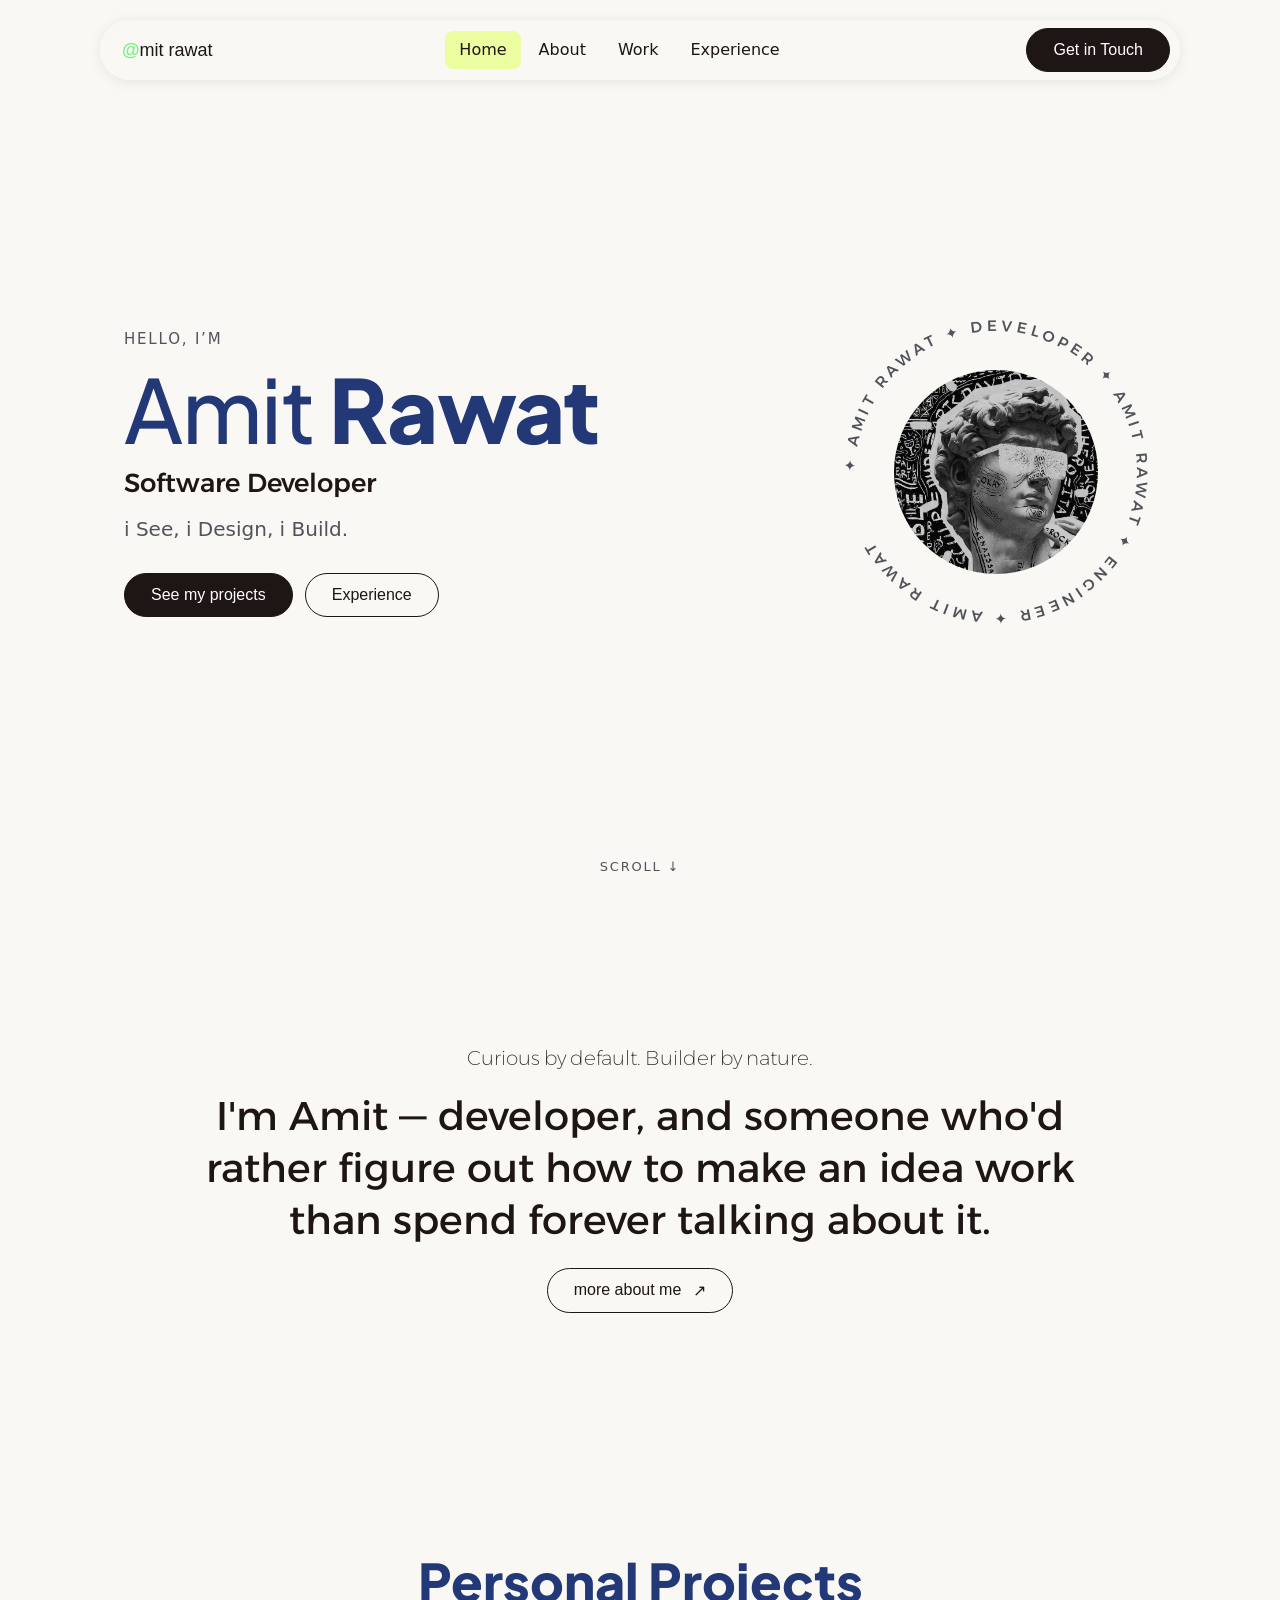
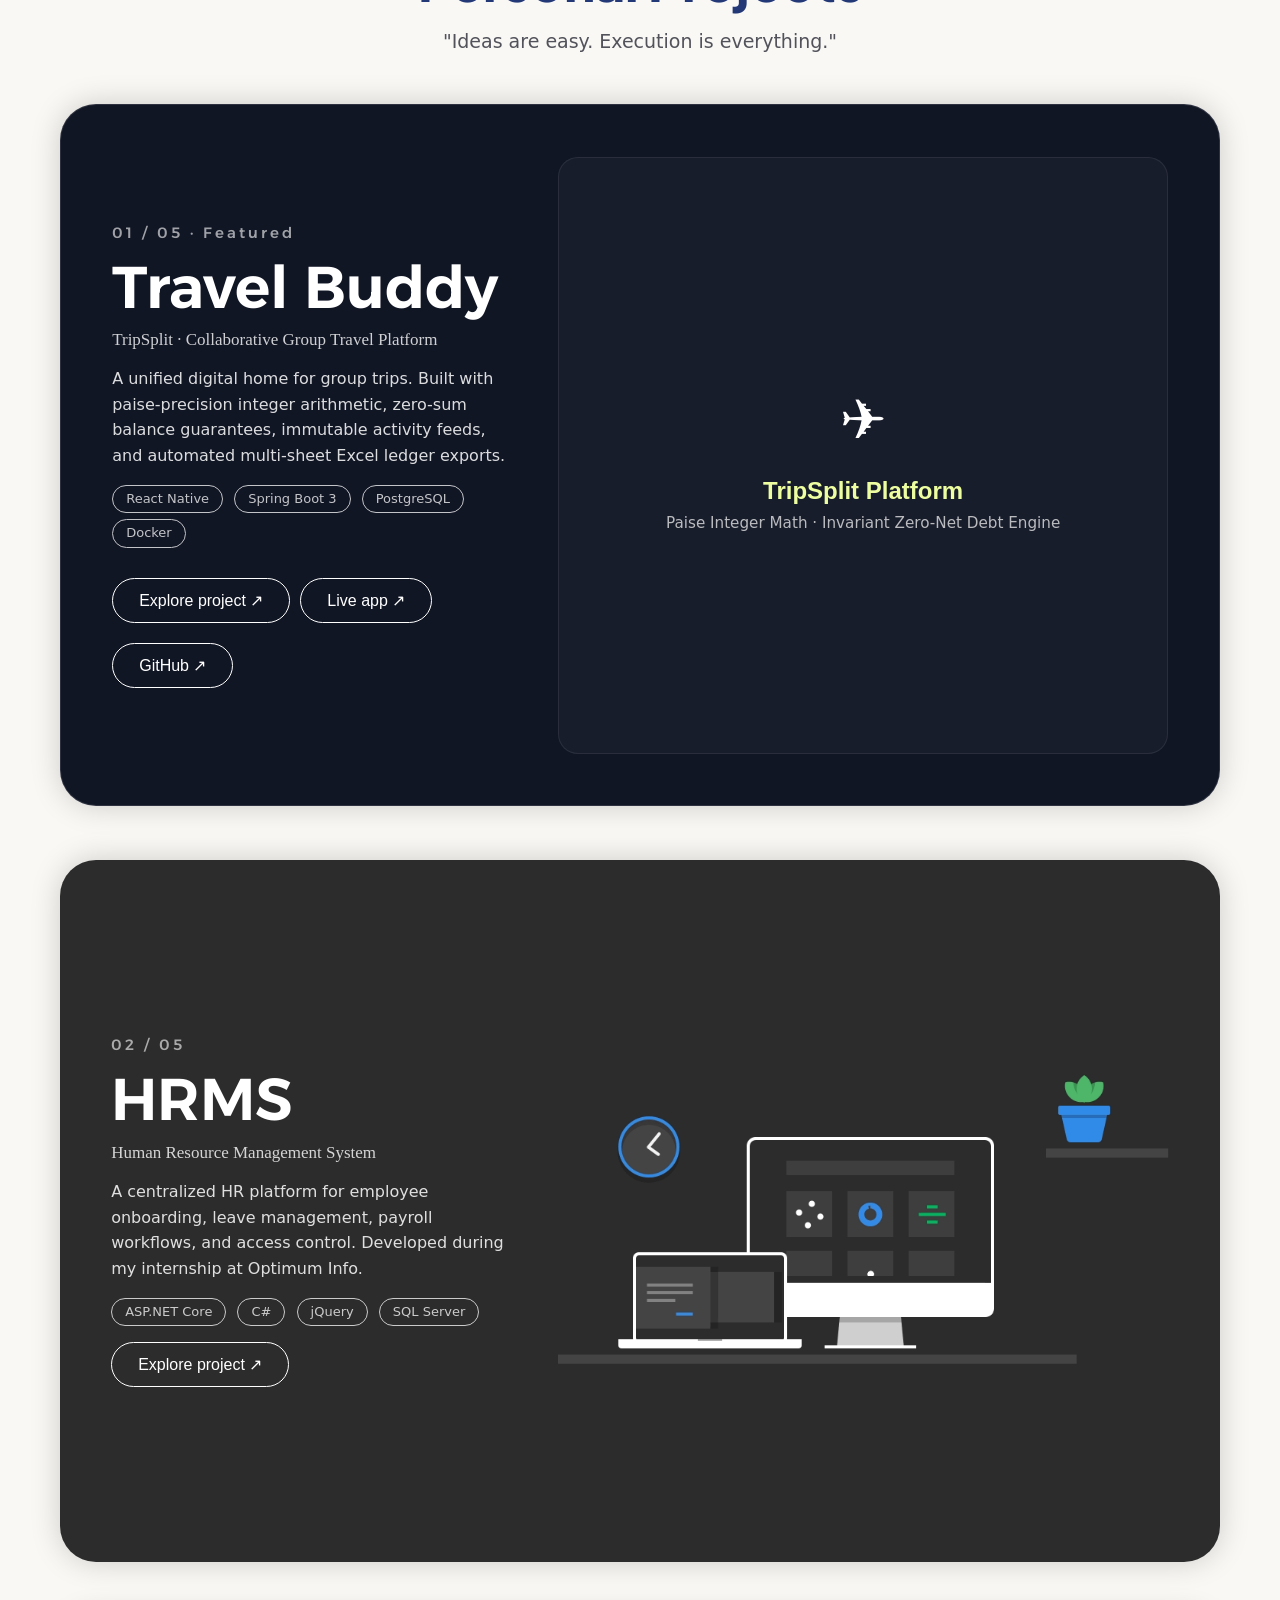
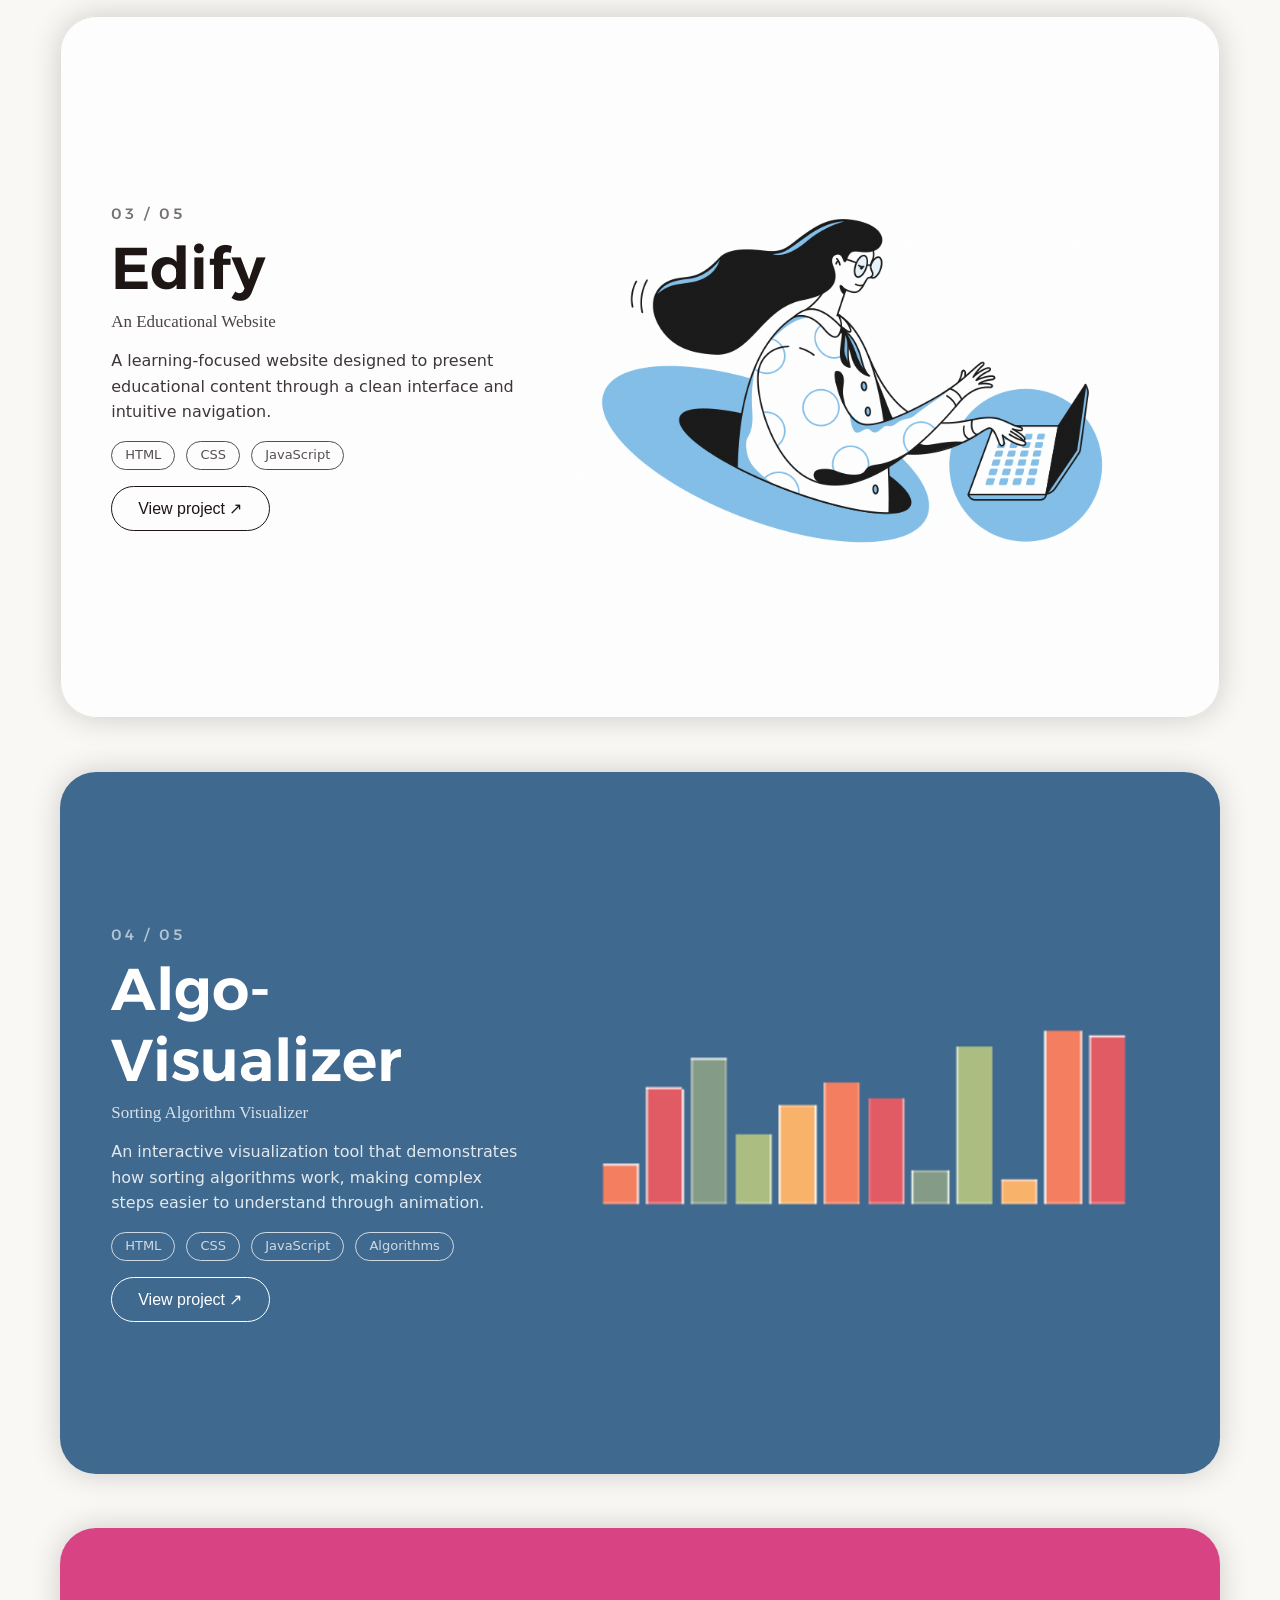
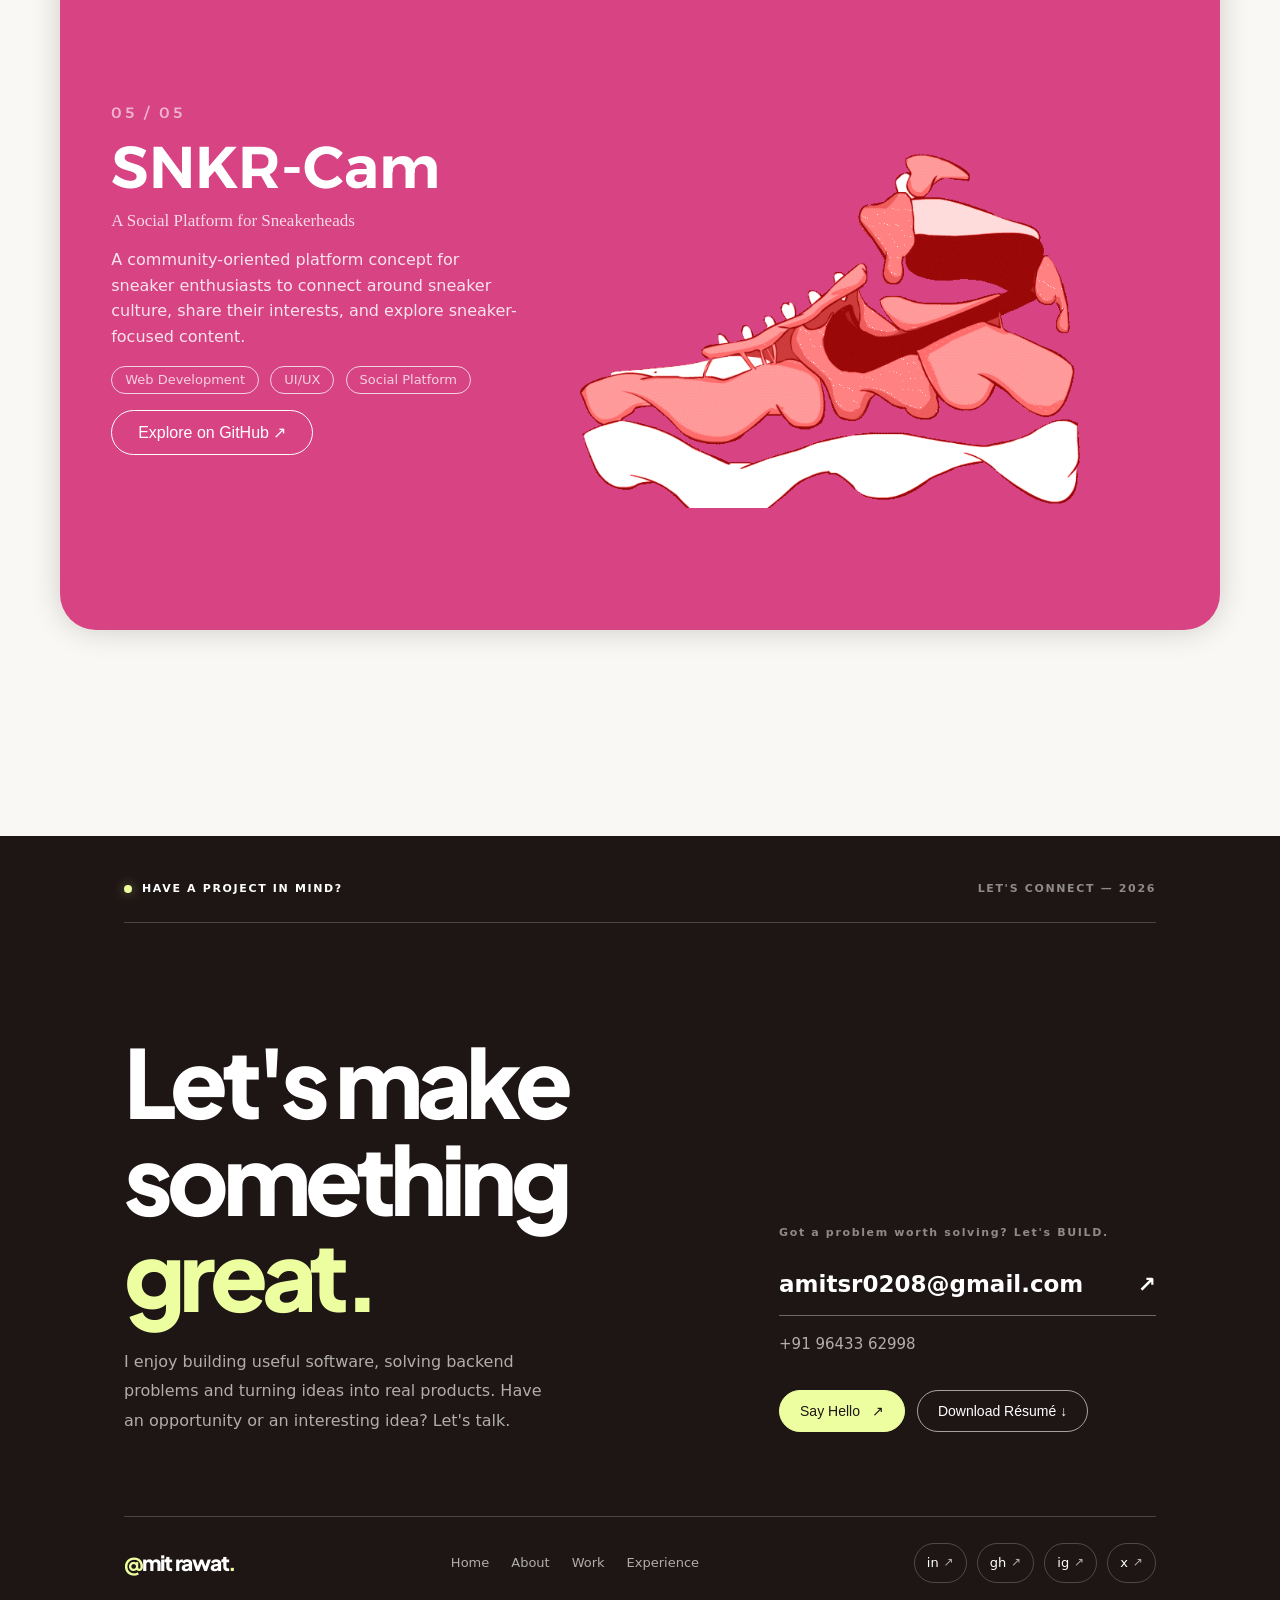
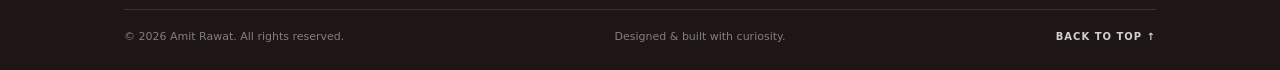
<file: index.html>
<!DOCTYPE html>
<html lang="en">

<head>
    <meta charset="UTF-8">
    <meta name="viewport" content="width=device-width, initial-scale=1.0">
    <title>Amit Rawat | Portfolio</title>
    <link rel="preconnect" href="https://fonts.googleapis.com">
    <link rel="preconnect" href="https://fonts.gstatic.com" crossorigin>
    <link
        href="https://fonts.googleapis.com/css2?family=Alexandria:wght@400;500;600&family=Plus+Jakarta+Sans:wght@500;800&display=swap"
        rel="stylesheet">
    <link href="https://api.fontshare.com/v2/css?f[]=satoshi@400,500,700&display=swap" rel="stylesheet">
    <link rel="stylesheet" href="https://cdnjs.cloudflare.com/ajax/libs/font-awesome/4.7.0/css/font-awesome.min.css">
    <link rel="stylesheet" href="styles.css">
    <link rel="stylesheet" href="preloader.css">
</head>

<body>
    <div class="preloader"><span class="ptext"></span></div>
    <header class="nav" id="site-nav"> <a class="logo" href="#" title="click me"> <span><span class="clr">@</span>mit
                rawat</span> </a>
        <nav class="links" id="links"> <a href="index.html" class="on">Home</a> <a href="about.html">About</a> <a
                href="work.html">Work</a> <a href="experience.html">Experience</a> </nav> <a
            class="btn fill nav-contact" href="#contact">Get in Touch</a> <button class="burger" id="burger"
            aria-label="Menu" aria-expanded="false"> <i class="fa fa-bars"></i> </button>
    </header>
    <main>
        <section class="hero" id="hero">
            <div class="wrap">
                <div>
                    <p class="hi">Hello, I’m</p>
                    <h1>Amit <b>Rawat</b></h1>
                    <h2>Software Developer</h2>
                    <p class="lead">i See, i Design, i Build.</p>
                    <div class="acts"><a class="btn fill" href="#projects">See my projects</a><a class="btn"
                            href="experience.html">Experience</a></div>
                </div>
                <div class="arc"><svg viewBox="0 0 200 200" aria-hidden="true">
                        <defs>
                            <path id="c" d="M100,100 m-88,0 a88,88 0 1,1 176,0 a88,88 0 1,1 -176,0" />
                        </defs><text>
                            <textPath href="#c">✦ AMIT RAWAT ✦ DEVELOPER ✦ AMIT RAWAT ✦ ENGINEER ✦ AMIT RAWAT</textPath>
                        </text>
                    </svg>
                    <div class="ph"><img src="./images/portrait1.jpg" alt="Amit Rawat"></div>
                </div>
            </div>
            <div class="cue">Scroll ↓</div>
        </section>

        <section class="slide about-intro" id="slide" aria-label="About me">
            <div class="about-intro-content">
                <h2>Curious by default. Builder by nature.</h2>
                <p> I'm Amit — developer, and someone who'd rather figure out how to make an idea work than spend
                    forever talking about it.</p>
                <a href="about.html" class="btn about-more"> more about me <span>↗</span> </a>
            </div>
        </section>

       <section class="projects" id="projects">
    <h2 class="sec-t">Personal Projects</h2>
    <p class="sec-s">"Ideas are easy. Execution is everything."</p>

    <div class="stack">

        <!-- 01: Travel Buddy -->
        <article class="pcard p0" id="travel-buddy" style="--i:0; background: #111625; border: 1px solid rgba(255,255,255,0.12);">
            <div>
                <div class="no">01 / 05 · Featured</div>
                <h3>Travel Buddy</h3>
                <h4>TripSplit · Collaborative Group Travel Platform</h4>
                <p>
                    A unified digital home for group trips. Built with paise-precision
                    integer arithmetic, zero-sum balance guarantees, immutable activity feeds,
                    and automated multi-sheet Excel ledger exports.
                </p>
                <div class="tags">
                    <span>React Native</span>
                    <span>Spring Boot 3</span>
                    <span>PostgreSQL</span>
                    <span>Docker</span>
                </div>
                <div style="display: flex; gap: 10px; flex-wrap: wrap; margin-top: 14px;">
                    <a class="btn" href="projects/travelBuddy.html">Explore project ↗</a>
                    <a class="btn" href="https://travelbuddy-mobile.vercel.app/" target="_blank" rel="noopener noreferrer">Live app ↗</a>
                    <a class="btn" href="https://github.com/Rookie0208/travelBuddy" target="_blank" rel="noopener noreferrer">GitHub ↗</a>
                </div>
            </div>
            <div class="pimg" style="background: rgba(255,255,255,0.03); display: flex; align-items: center; justify-content: center; padding: 30px; border-radius: 20px; border: 1px solid rgba(255,255,255,0.08);">
                <div style="text-align: center;">
                    <div style="font-size: 3.5rem; margin-bottom: 12px;">✈️</div>
                    <div style="font: 700 1.5rem 'Space Grotesk', sans-serif; color: var(--yellow);">TripSplit Platform</div>
                    <div style="font-size: 0.95rem; color: rgba(255,255,255,0.7); margin-top: 6px;">Paise Integer Math · Invariant Zero-Net Debt Engine</div>
                </div>
            </div>
        </article>

        <!-- 02: HRMS -->
        <article class="pcard p1" id="hrms" style="--i:1">
            <div>
                <div class="no">02 / 05</div>
                <h3>HRMS</h3>
                <h4>Human Resource Management System</h4>
                <p>
                    A centralized HR platform for employee onboarding, leave
                    management, payroll workflows, and access control.
                    Developed during my internship at Optimum Info.
                </p>
                <div class="tags">
                    <span>ASP.NET Core</span>
                    <span>C#</span>
                    <span>jQuery</span>
                    <span>SQL Server</span>
                </div>
                <a class="btn" href="projects/hrms.html">Explore project ↗</a>
            </div>
            <div class="pimg">
                <img loading="lazy" src="./images/hrms.gif" alt="HRMS application preview">
            </div>
        </article>

        <!-- 03: Edify -->
        <article class="pcard p2" id="edify" style="--i:2">
            <div>
                <div class="no">03 / 05</div>
                <h3>Edify</h3>
                <h4>An Educational Website</h4>
                <p>
                    A learning-focused website designed to present educational
                    content through a clean interface and intuitive navigation.
                </p>
                <div class="tags">
                    <span>HTML</span>
                    <span>CSS</span>
                    <span>JavaScript</span>
                </div>
                <a class="btn" href="projects/edify.html" target="_blank" rel="noopener noreferrer">
                    View project ↗
                </a>
            </div>
            <div class="pimg">
                <img loading="lazy" src="./images/edify2.gif" alt="Edify educational website preview">
            </div>
        </article>

        <!-- 04: Algo Visualizer -->
        <article class="pcard p3" id="algo-visualizer" style="--i:3">
            <div>
                <div class="no">04 / 05</div>
                <h3>Algo-Visualizer</h3>
                <h4>Sorting Algorithm Visualizer</h4>
                <p>
                    An interactive visualization tool that demonstrates how
                    sorting algorithms work, making complex steps easier
                    to understand through animation.
                </p>
                <div class="tags">
                    <span>HTML</span>
                    <span>CSS</span>
                    <span>JavaScript</span>
                    <span>Algorithms</span>
                </div>
                <a class="btn" href="projects/algoVisualized.html" target="_blank" rel="noopener noreferrer">
                    View project ↗
                </a>
            </div>
            <div class="pimg">
                <img loading="lazy" src="./images/visualizer.gif" alt="Sorting algorithm visualization preview">
            </div>
        </article>

        <!-- 05: SNKR-Cam -->
        <article class="pcard p4" id="snkr-cam" style="--i:4">
            <div>
                <div class="no">05 / 05</div>
                <h3>SNKR-Cam</h3>
                <h4>A Social Platform for Sneakerheads</h4>
                <p>
                    A community-oriented platform concept for sneaker enthusiasts
                    to connect around sneaker culture, share their interests,
                    and explore sneaker-focused content.
                </p>
                <div class="tags">
                    <span>Web Development</span>
                    <span>UI/UX</span>
                    <span>Social Platform</span>
                </div>
                <a class="btn" href="projects/snkrsHead.html" target="_blank" rel="noopener noreferrer">
                    Explore on GitHub ↗
                </a>
            </div>
            <div class="pimg">
                <img loading="lazy" src="./images/reg_page_30.gif" alt="SNKR-Cam registration page preview">
            </div>
        </article>

    </div>
</section>
    </main>

    <footer class="contact" id="contact">
        <div class="wrap contact-main">
            <div class="contact-top">
                <span class="contact-eyebrow">
                    <span class="status-dot"></span>
                    HAVE A PROJECT IN MIND?
                </span>
                <span class="contact-index">LET'S CONNECT — 2026</span>
            </div>

            <div class="contact-content">
                <div class="contact-heading">
                    <h2>Let's make<br>something <span>great.</span></h2>
                    <p>
                        I enjoy building useful software, solving backend
                        problems and turning ideas into real products.
                        Have an opportunity or an interesting idea?
                        Let's talk.
                    </p>
                </div>

                <div class="contact-side">
                    <span class="contact-label">Got a problem worth solving? Let's BUILD.</span>

                    <a class="contact-email" href="mailto:amitsr0208@gmail.com?subject=Let's%20Connect">
                        amitsr0208@gmail.com
                        <span class="contact-arrow">↗</span>
                    </a>

                    <a class="contact-phone" href="tel:+919643362998">
                        +91 96433 62998
                    </a>

                    <div class="contact-actions">
                        <a class="btn fill" href="mailto:amitsr0208@gmail.com?subject=Let's%20Connect">
                            Say Hello <span>↗</span>
                        </a>

                        <a class="btn resume-btn" href="./resume/amitResume2026.pdf" download>
                            Download Résumé ↓
                        </a>
                    </div>
                </div>
            </div>

            <div class="contact-bottom">
                <a class="footer-brand" href="#">
                    <span>@</span>mit rawat<span class="brand-period">.</span>
                </a>

                <div class="footer-nav">
                    <a href="index.html">Home</a>
                    <a href="about.html">About</a>
                    <a href="work.html">Work</a>
                    <a href="experience.html">Experience</a>
                </div>

                <div class="footer-socials">
                    <a href="https://www.linkedin.com/in/amit-rawat-47713020" target="_blank" rel="noopener noreferrer"
                        aria-label="LinkedIn">in <span>↗</span></a>

                    <a href="https://github.com/Rookie0208" target="_blank" rel="noopener noreferrer"
                        aria-label="GitHub">gh <span>↗</span></a>

                    <a href="https://www.instagram.com/amitrawat0208" target="_blank" rel="noopener noreferrer"
                        aria-label="Instagram">ig <span>↗</span></a>

                    <a href="https://x.com/AmitRawt1" target="_blank" rel="noopener noreferrer" aria-label="X">x
                        <span>↗</span></a>
                </div>
            </div>

            <div class="footer-legal">
                <span>© 2026 Amit Rawat. All rights reserved.</span>
                <span>Designed & built with curiosity.</span>
                <a href="#top" onclick="window.scrollTo({top: 0, behavior: 'smooth'}); return false;">
                    BACK TO TOP ↑
                </a>
            </div>
        </div>
    </footer>
    <script src="preloader.js"></script>
    <script src="main.js"></script>
</body>

</html>
</file>
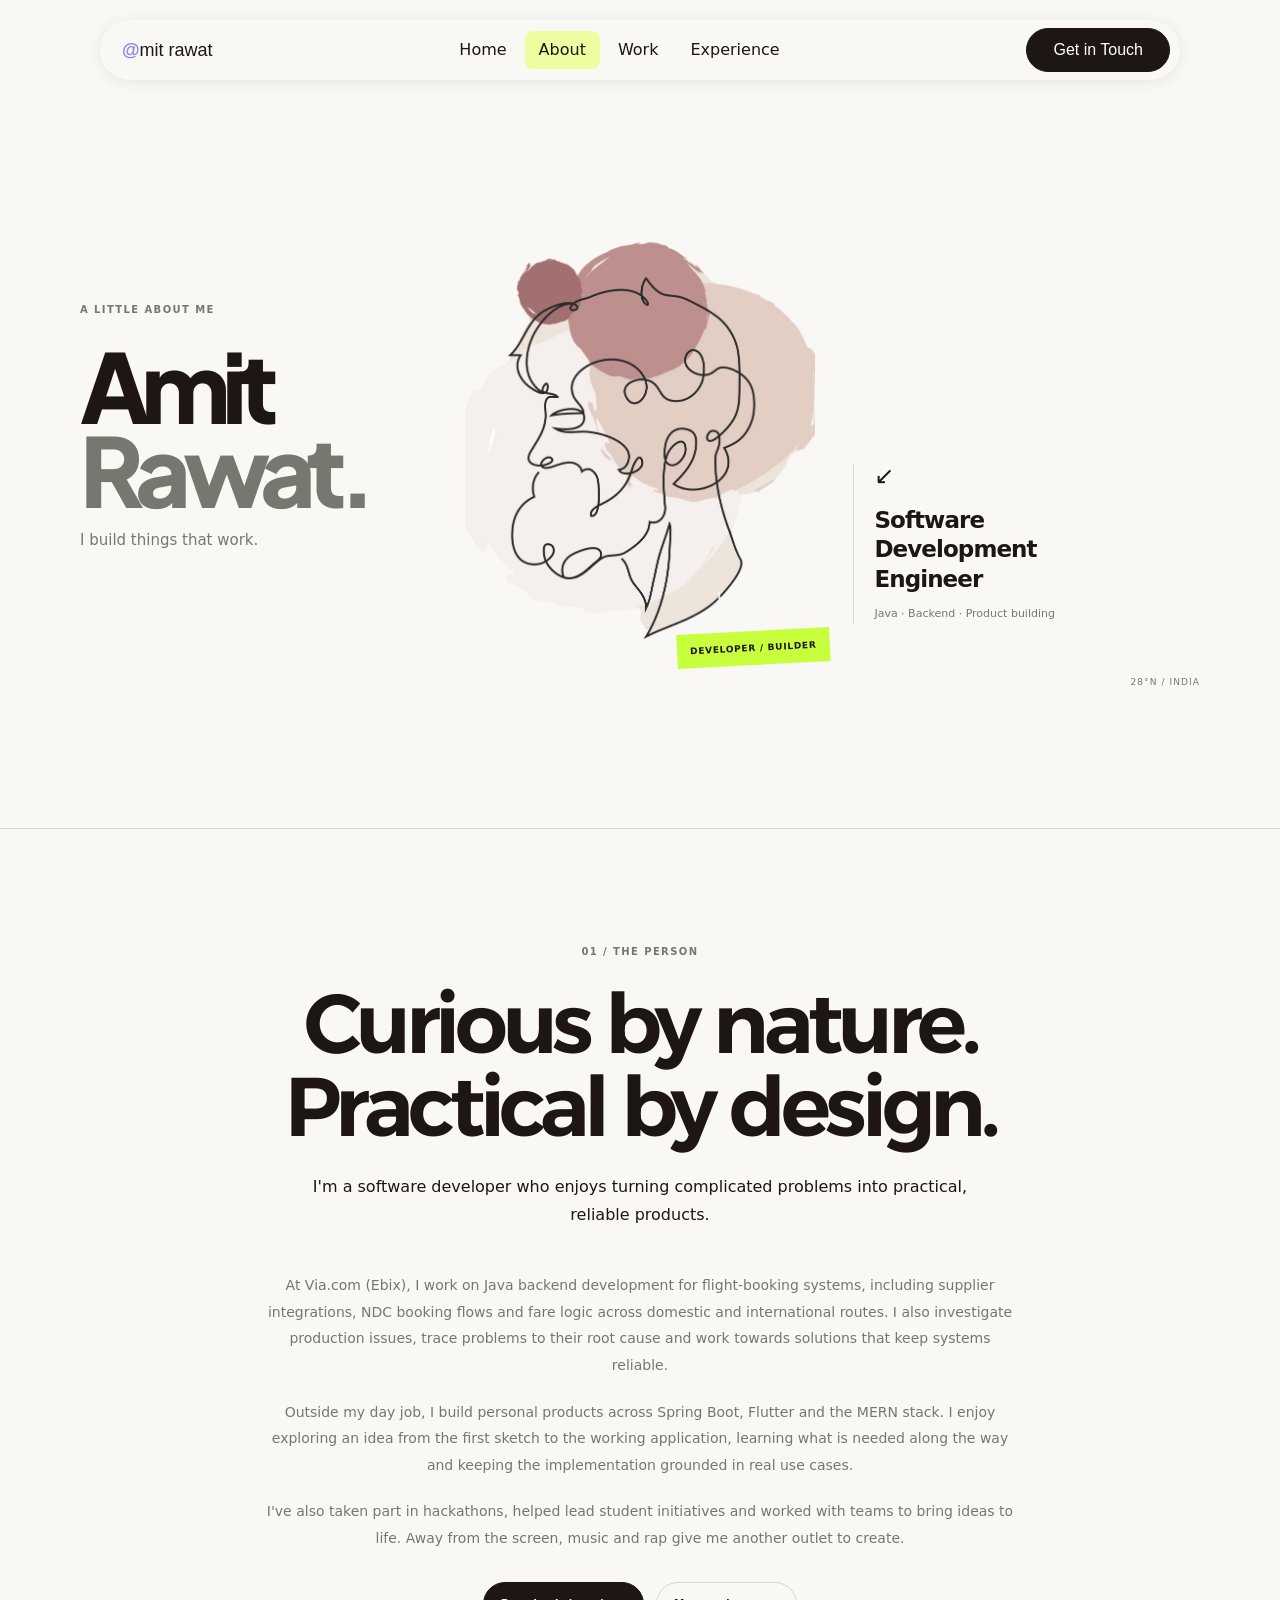
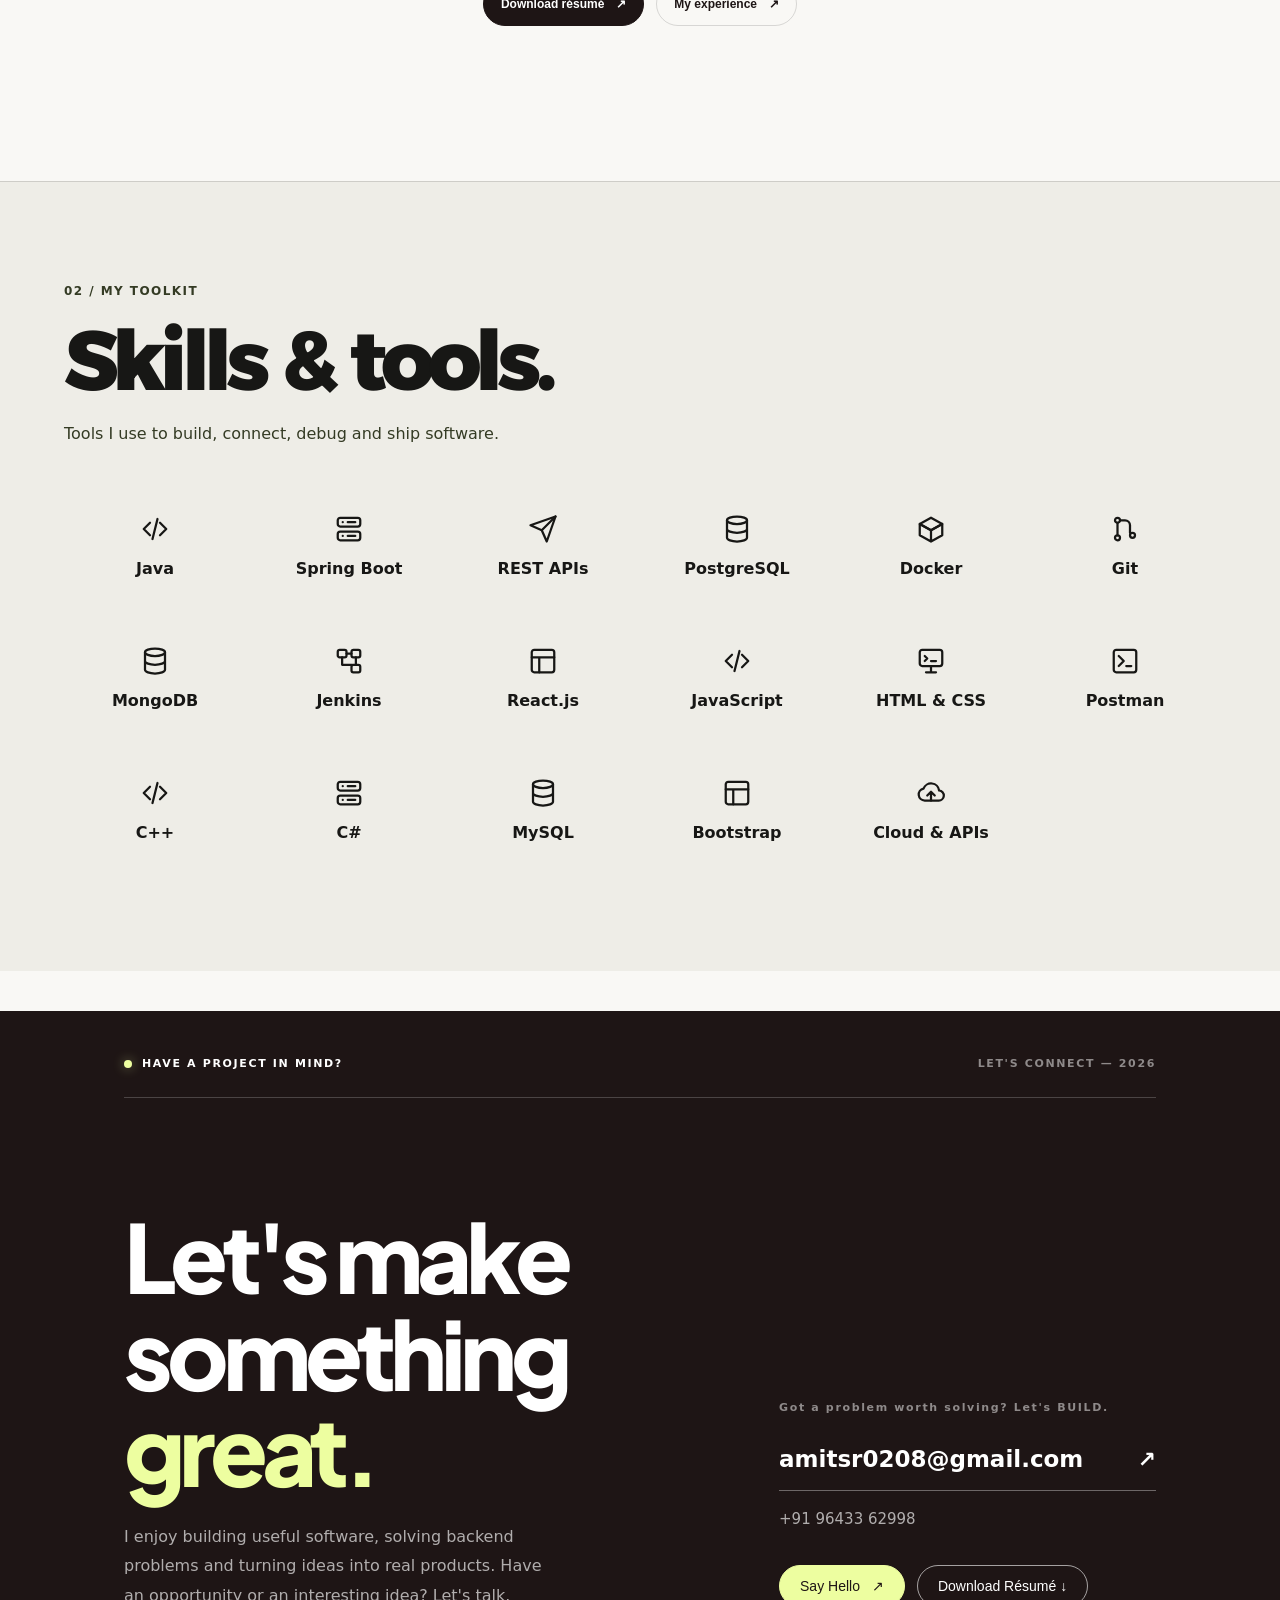
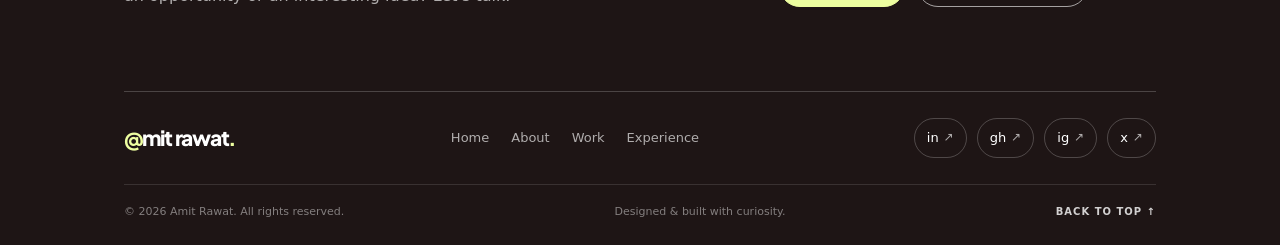
<file: about.html>
<!DOCTYPE html>
<html lang="en">

<head>
    <meta charset="UTF-8">
    <meta name="viewport" content="width=device-width, initial-scale=1.0">
    <title>About | Amit Rawat</title>
    <link rel="preconnect" href="https://fonts.googleapis.com">
    <link rel="preconnect" href="https://fonts.gstatic.com" crossorigin>
    <link
        href="https://fonts.googleapis.com/css2?family=Alexandria:wght@400;500;600&family=Plus+Jakarta+Sans:wght@500;800&display=swap"
        rel="stylesheet">
    <link href="https://api.fontshare.com/v2/css?f[]=satoshi@400,500,700&display=swap" rel="stylesheet">
    <link rel="stylesheet" href="https://cdnjs.cloudflare.com/ajax/libs/font-awesome/4.7.0/css/font-awesome.min.css">
    <link rel="stylesheet" href="styles.css">
</head>

<body id="top">
    <header class="nav"><a class="logo" href="#" title="click me"><span><span class="clr">@</span>mit rawat</span></a>
        <nav class="links" id="links"><a href="index.html">Home</a><a href="about.html" class=on>About</a><a
                href="work.html">Work</a><a href="experience.html">Experience</a></nav><a class="btn fill"
            href="index.html#contact">Get in Touch</a><button class="burger" id="burger" aria-label="Menu"
            aria-expanded="false"><i class="fa fa-bars"></i></button>
    </header>
    
<main class="about-page">

  <!-- ICON SPRITE: self-contained SVG icons; no icon CDN required -->
  <svg class="icon-sprite" xmlns="http://www.w3.org/2000/svg" aria-hidden="true">
    <symbol id="skill-code" viewBox="0 0 24 24">
      <path d="m8 7-5 5 5 5M16 7l5 5-5 5M14 4l-4 16" />
    </symbol>
    <symbol id="skill-server" viewBox="0 0 24 24">
      <rect x="3" y="3" width="18" height="7" rx="2"/>
      <rect x="3" y="14" width="18" height="7" rx="2"/>
      <path d="M7 6.5h.01M7 17.5h.01M11 6.5h6M11 17.5h6"/>
    </symbol>
    <symbol id="skill-database" viewBox="0 0 24 24">
      <ellipse cx="12" cy="5" rx="8" ry="3"/>
      <path d="M4 5v14c0 1.7 3.6 3 8 3s8-1.3 8-3V5M4 12c0 1.7 3.6 3 8 3s8-1.3 8-3"/>
    </symbol>
    <symbol id="skill-cloud" viewBox="0 0 24 24">
      <path d="M7 18h11a4 4 0 0 0 .5-8A6.5 6.5 0 0 0 6 8.5 4.8 4.8 0 0 0 7 18Z"/>
      <path d="m9 14 3-3 3 3M12 11v7"/>
    </symbol>
    <symbol id="skill-git" viewBox="0 0 24 24">
      <circle cx="6" cy="5" r="2"/>
      <circle cx="18" cy="17" r="2"/>
      <circle cx="6" cy="19" r="2"/>
      <path d="M6 7v10M8 5h4a4 4 0 0 1 4 4v6"/>
    </symbol>
    <symbol id="skill-workflow" viewBox="0 0 24 24">
      <rect x="3" y="3" width="7" height="6" rx="1.5"/>
      <rect x="14" y="15" width="7" height="6" rx="1.5"/>
      <rect x="14" y="3" width="7" height="6" rx="1.5"/>
      <path d="M10 6h4M17.5 9v6M6.5 9v6h8"/>
    </symbol>
    <symbol id="skill-send" viewBox="0 0 24 24">
      <path d="m22 2-7 20-4-9-9-4Z"/>
      <path d="M22 2 11 13"/>
    </symbol>
    <symbol id="skill-monitor" viewBox="0 0 24 24">
      <rect x="3" y="3" width="18" height="13" rx="2"/>
      <path d="M8 21h8M12 16v5M7 8l2 2-2 2M12 12h4"/>
    </symbol>
    <symbol id="skill-terminal" viewBox="0 0 24 24">
      <rect x="3" y="3" width="18" height="18" rx="2"/>
      <path d="m7 8 4 4-4 4M13 16h4"/>
    </symbol>
    <symbol id="skill-layout" viewBox="0 0 24 24">
      <rect x="3" y="3" width="18" height="18" rx="2"/>
      <path d="M3 9h18M9 9v12"/>
    </symbol>
    <symbol id="skill-box" viewBox="0 0 24 24">
      <path d="m12 3 9 5-9 5-9-5 9-5Z"/>
      <path d="m3 8 9 5 9-5M3 8v9l9 5 9-5V8M12 13v9"/>
    </symbol>
    <symbol id="skill-file" viewBox="0 0 24 24">
      <path d="M14 2H6a2 2 0 0 0-2 2v16a2 2 0 0 0 2 2h12a2 2 0 0 0 2-2V8Z"/>
      <path d="M14 2v6h6M8 13l-2 2 2 2M16 13l2 2-2 2M13 12l-2 6"/>
    </symbol>
  </svg>

  <!-- INTRO HERO -->
  <section class="about-hero" aria-labelledby="about-title">
    <div class="about-hero-inner">

      <div class="about-name">
        <span class="about-overline">A LITTLE ABOUT ME</span>
        <h1 id="about-title">Amit<br/><span>Rawat.</span></h1>
        <p>I build things that work.</p>
      </div>

      <div class="about-portrait">
        <img src="./images/portrait2.png" alt="Portrait of Amit Rawat" />
        <span class="portrait-index">DEVELOPER / BUILDER</span>
      </div>

      <div class="about-hero-note">
        <span class="note-mark">↙</span>
        <p>Software Development Engineer</p>
        <span>Java · Backend · Product building</span>
      </div>

      <span class="about-hero-coordinate">28°N / INDIA</span>
    </div>
  </section>

  <!-- ABOUT STORY -->
 <section class="about-story section-block" id="story">
    <div class="about-story-heading">
      <span class="about-overline">01 / THE PERSON</span>
      <h2>Curious by nature.<br>Practical by design.</h2>
      <p class="about-lead">
        I'm a software developer who enjoys turning complicated problems
        into practical, reliable products.
      </p>
    </div>

<div class="about-story-copy">
  <p>
    At Via.com (Ebix), I work on Java backend development for flight-booking
    systems, including supplier integrations, NDC booking flows and fare
    logic across domestic and international routes. I also investigate
    production issues, trace problems to their root cause and work towards
    solutions that keep systems reliable.
  </p>

  <p>
    Outside my day job, I build personal products across Spring Boot,
    Flutter and the MERN stack. I enjoy exploring an idea from the first
    sketch to the working application, learning what is needed along the
    way and keeping the implementation grounded in real use cases.
  </p>

  <p>
    I've also taken part in hackathons, helped lead student initiatives
    and worked with teams to bring ideas to life. Away from the screen,
    music and rap give me another outlet to create.
  </p>

  <div class="about-story-links">
    <a class="btn fill" href="./resume/amitResume2026.pdf" download>
      Download résumé <span>↗</span>
    </a>
    <a class="btn" href="experience.html">
      My experience <span>↗</span>
    </a>
  </div>
</div>

  </section>

  <!-- SKILLS -->
  
<!-- SKILLS -->
<section class="skills-section section-block" id="skills">
  <div class="skills-heading">
    <span class="about-overline">02 / MY TOOLKIT</span>
    <h2>Skills &amp; tools<span class="skills-period">.</span></h2>
    <p>Tools I use to build, connect, debug and ship software.</p>
  </div>

  <div class="skills-grid">
    <div class="skill-item"><svg><use href="#skill-code"/></svg><span>Java</span></div>
    <div class="skill-item"><svg><use href="#skill-server"/></svg><span>Spring Boot</span></div>
    <div class="skill-item"><svg><use href="#skill-send"/></svg><span>REST APIs</span></div>
    <div class="skill-item"><svg><use href="#skill-database"/></svg><span>PostgreSQL</span></div>
    <div class="skill-item"><svg><use href="#skill-box"/></svg><span>Docker</span></div>
    <div class="skill-item"><svg><use href="#skill-git"/></svg><span>Git</span></div>
    <div class="skill-item"><svg><use href="#skill-database"/></svg><span>MongoDB</span></div>
    <div class="skill-item"><svg><use href="#skill-workflow"/></svg><span>Jenkins</span></div>
    <div class="skill-item"><svg><use href="#skill-layout"/></svg><span>React.js</span></div>
    <div class="skill-item"><svg><use href="#skill-code"/></svg><span>JavaScript</span></div>
    <div class="skill-item"><svg><use href="#skill-monitor"/></svg><span>HTML &amp; CSS</span></div>
    <div class="skill-item"><svg><use href="#skill-terminal"/></svg><span>Postman</span></div>
    <div class="skill-item"><svg><use href="#skill-code"/></svg><span>C++</span></div>
    <div class="skill-item"><svg><use href="#skill-server"/></svg><span>C#</span></div>
    <div class="skill-item"><svg><use href="#skill-database"/></svg><span>MySQL</span></div>
    <div class="skill-item"><svg><use href="#skill-layout"/></svg><span>Bootstrap</span></div>
    <div class="skill-item"><svg><use href="#skill-cloud"/></svg><span>Cloud &amp; APIs</span></div>
  </div>
</section>


</main>

    <footer class="contact" id="contact">
        <div class="wrap contact-main">
            <div class="contact-top">
                <span class="contact-eyebrow">
                    <span class="status-dot"></span>
                    HAVE A PROJECT IN MIND?
                </span>
                <span class="contact-index">LET'S CONNECT — 2026</span>
            </div>

            <div class="contact-content">
                <div class="contact-heading">
                    <h2>Let's make<br>something <span>great.</span></h2>
                    <p>
                        I enjoy building useful software, solving backend
                        problems and turning ideas into real products.
                        Have an opportunity or an interesting idea?
                        Let's talk.
                    </p>
                </div>

                <div class="contact-side">
                    <span class="contact-label">Got a problem worth solving? Let's BUILD.</span>

                    <a class="contact-email" href="mailto:amitsr0208@gmail.com?subject=Let's%20Connect">
                        amitsr0208@gmail.com
                        <span class="contact-arrow">↗</span>
                    </a>

                    <a class="contact-phone" href="tel:+919643362998">
                        +91 96433 62998
                    </a>

                    <div class="contact-actions">
                        <a class="btn fill" href="mailto:amitsr0208@gmail.com?subject=Let's%20Connect">
                            Say Hello <span>↗</span>
                        </a>

                        <a class="btn resume-btn" href="./resume/amitResume2026.pdf" download>
                            Download Résumé ↓
                        </a>
                    </div>
                </div>
            </div>

            <div class="contact-bottom">
                <a class="footer-brand" href="#">
                    <span>@</span>mit rawat<span class="brand-period">.</span>
                </a>

                <div class="footer-nav">
                    <a href="index.html">Home</a>
                    <a href="about.html">About</a>
                    <a href="work.html">Work</a>
                    <a href="experience.html">Experience</a>
                </div>

                <div class="footer-socials">
                    <a href="https://www.linkedin.com/in/amit-rawat-47713020" target="_blank" rel="noopener noreferrer"
                        aria-label="LinkedIn">in <span>↗</span></a>

                    <a href="https://github.com/Rookie0208" target="_blank" rel="noopener noreferrer"
                        aria-label="GitHub">gh <span>↗</span></a>

                    <a href="https://www.instagram.com/amitrawat0208" target="_blank" rel="noopener noreferrer"
                        aria-label="Instagram">ig <span>↗</span></a>

                    <a href="https://x.com/AmitRawt1" target="_blank" rel="noopener noreferrer" aria-label="X">x
                        <span>↗</span></a>
                </div>
            </div>

            <div class="footer-legal">
                <span>© 2026 Amit Rawat. All rights reserved.</span>
                <span>Designed & built with curiosity.</span>
                <a href="#top" onclick="window.scrollTo({top: 0, behavior: 'smooth'}); return false;">
                    BACK TO TOP ↑
                </a>
            </div>
        </div>
    </footer>
    <script src="main.js"></script>
</body>

</html>
</file>
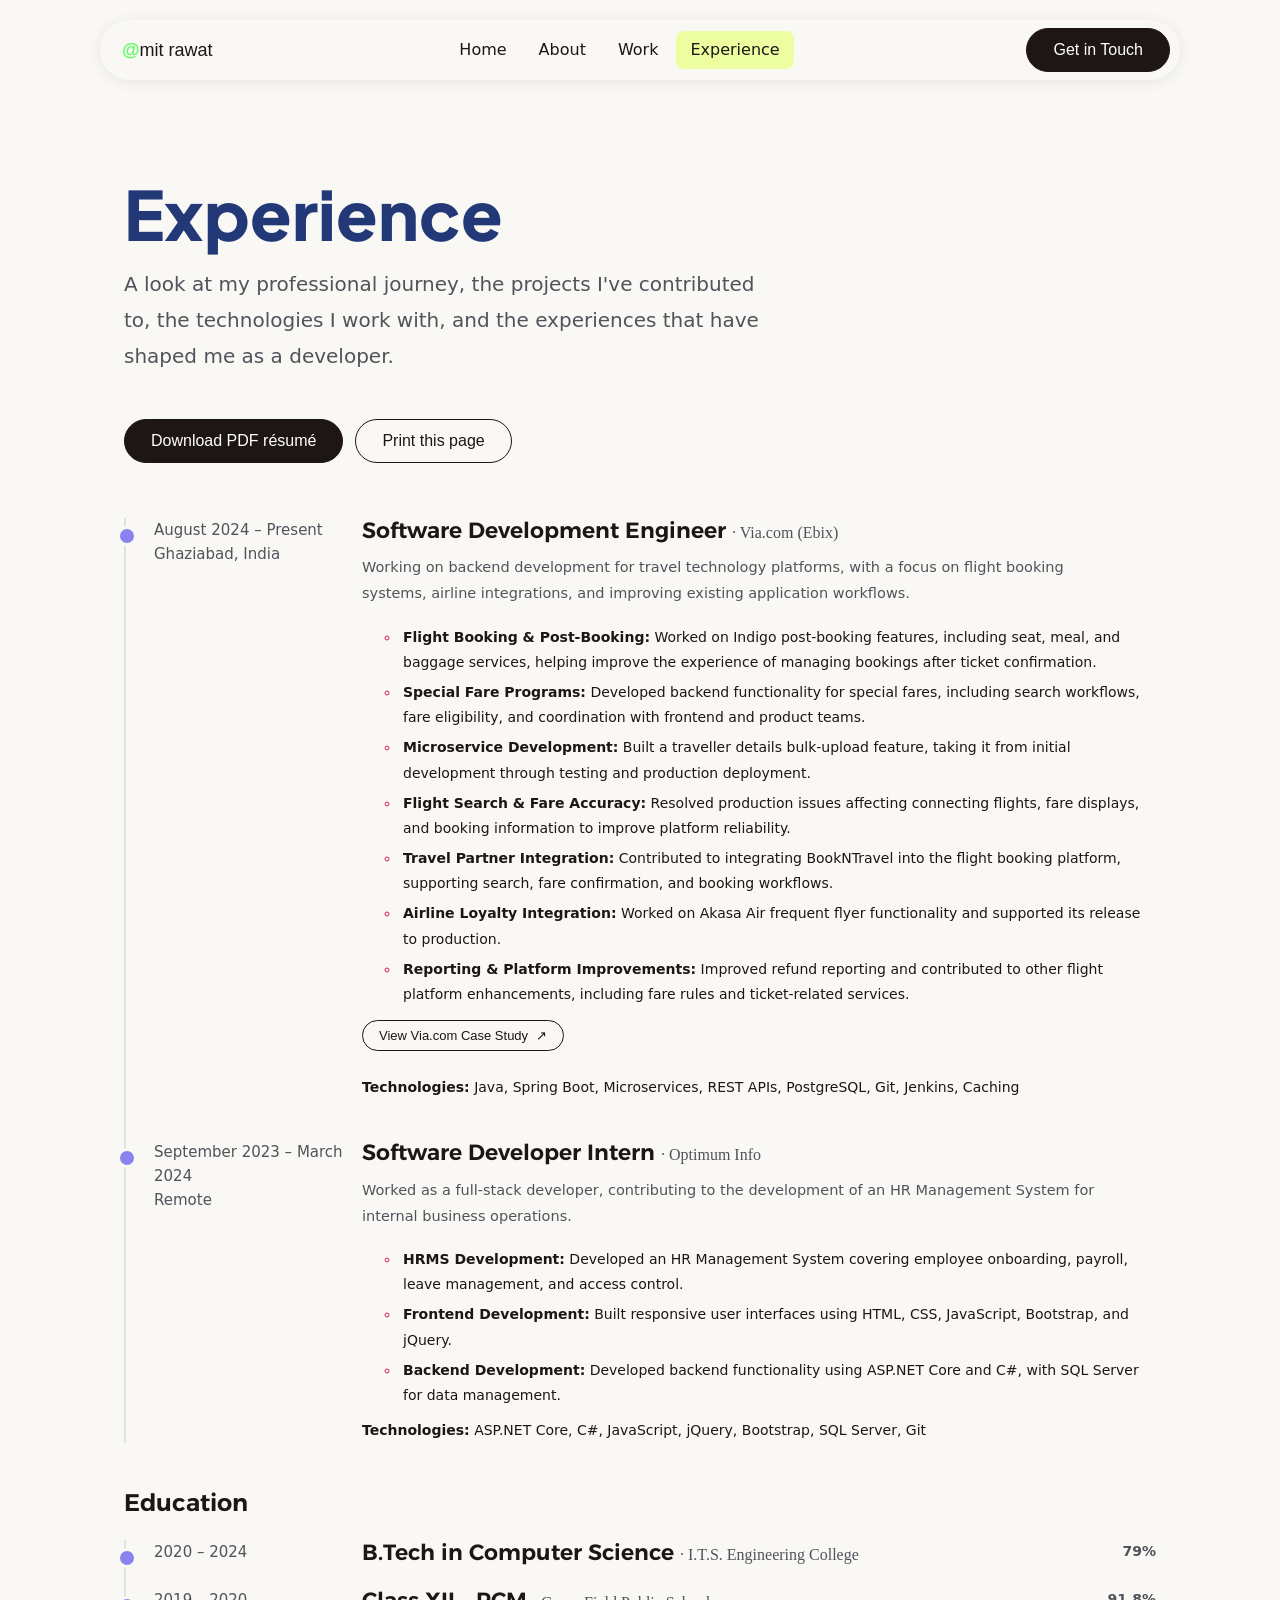
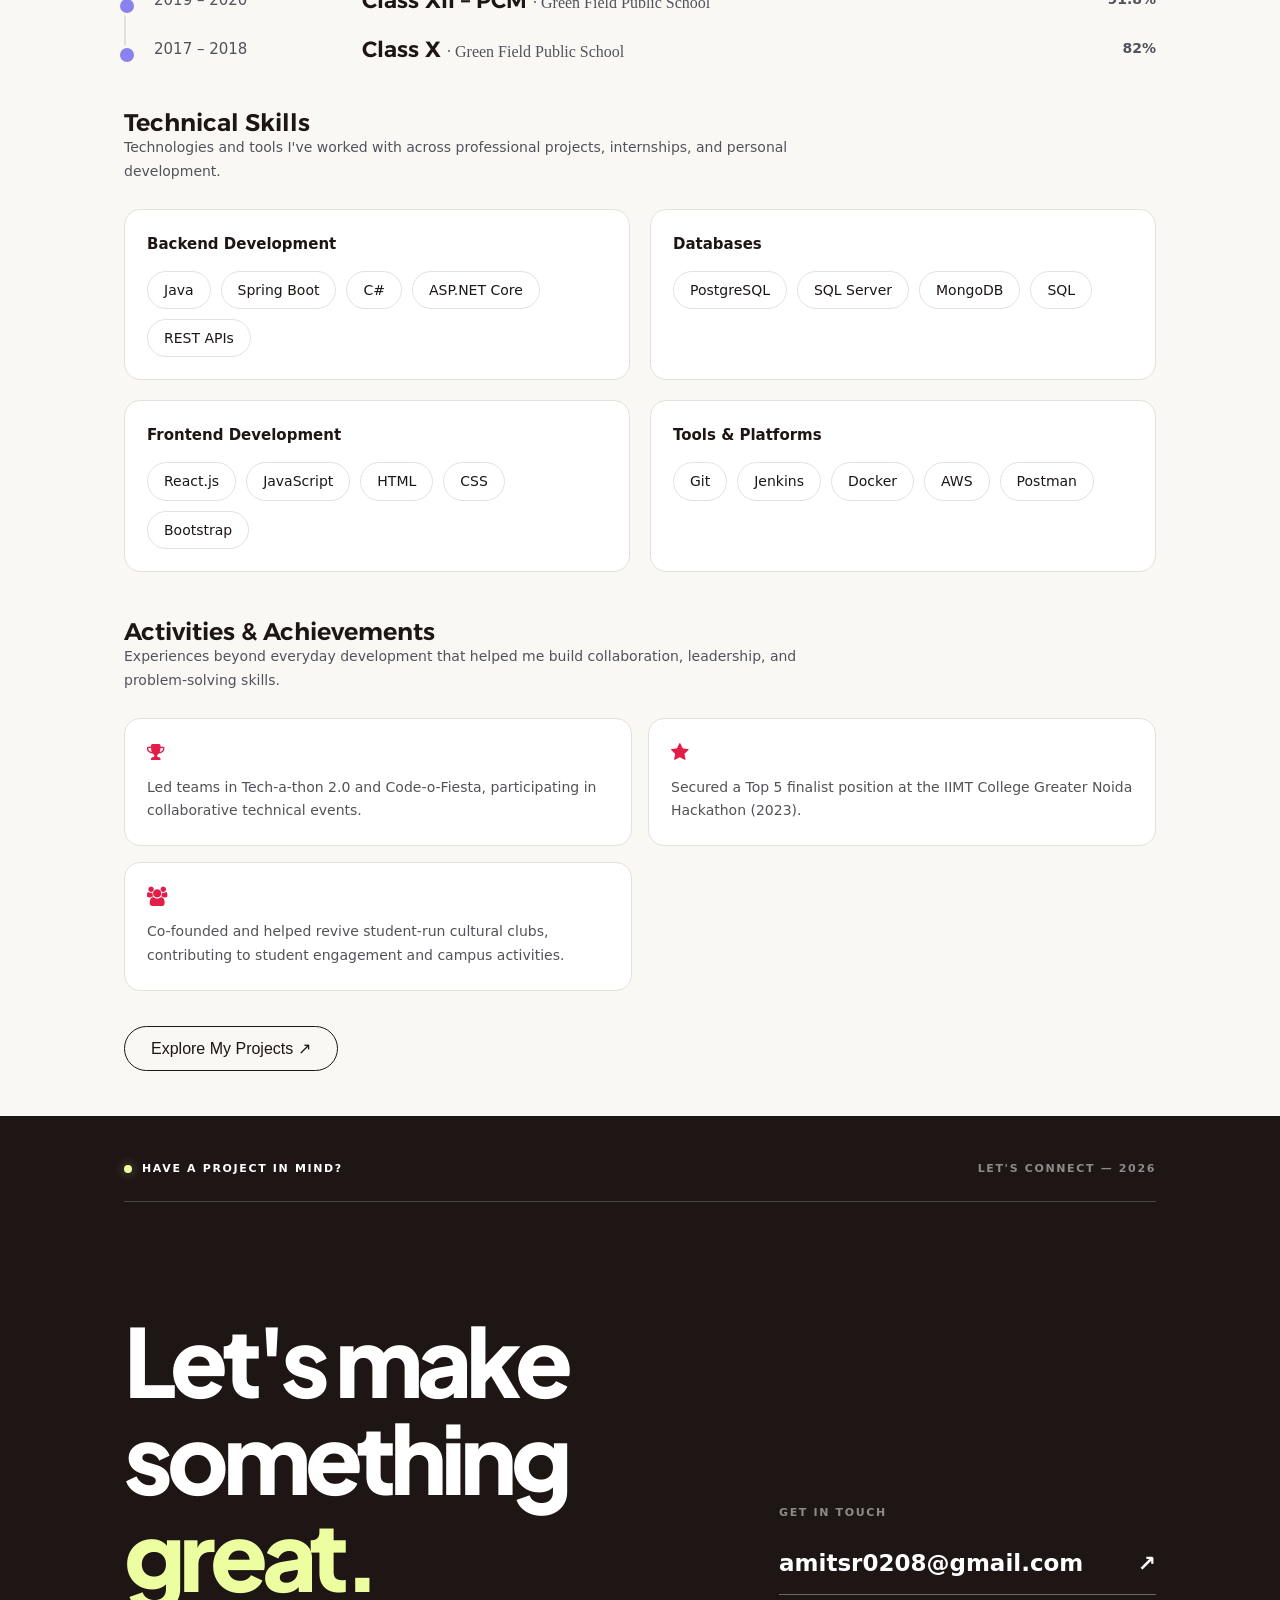
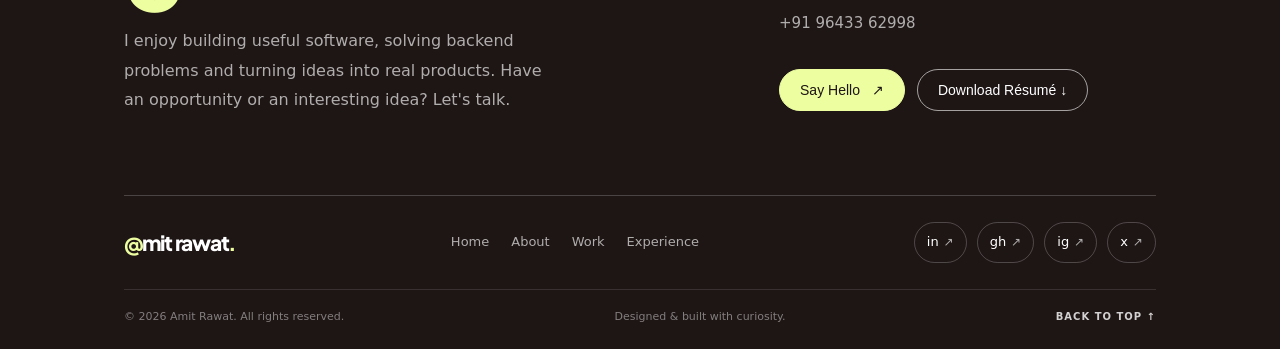
<file: experience.html>
<!DOCTYPE html>
<html lang="en">

<head>
    <meta charset="UTF-8">
    <meta name="viewport" content="width=device-width, initial-scale=1.0">

    <meta name="description"
        content="Amit Rawat's professional experience, technical skills, education and achievements.">

    <title>Experience | Amit Rawat</title>

    <link rel="preconnect" href="https://fonts.googleapis.com">
    <link rel="preconnect" href="https://fonts.gstatic.com" crossorigin>

    <link
        href="https://fonts.googleapis.com/css2?family=Alexandria:wght@400;500;600&family=Plus+Jakarta+Sans:wght@500;800&display=swap"
        rel="stylesheet">

    <link href="https://api.fontshare.com/v2/css?f[]=satoshi@400,500,700&display=swap"
        rel="stylesheet">

    <link rel="stylesheet"
        href="https://cdnjs.cloudflare.com/ajax/libs/font-awesome/4.7.0/css/font-awesome.min.css">

    <link rel="stylesheet" href="styles.css">

    <style>
        /* PAGE CONTENT */

        .experience-intro {
            max-width: 720px;
            margin: 0 0 45px;
            color: var(--mute);
            font-size: 15px;
            line-height: 1.8;
        }

        .experience-summary {
            margin: 10px 0 18px;
            color: var(--mute);
            font-size: 14.5px;
            line-height: 1.8;
            max-width: 760px;
        }

        .experience-list {
            padding-left: 20px;
            margin: 15px 0;
        }

        .experience-list li {
            margin-bottom: 13px;
            padding-left: 3px;
            color: var(--ink);
            font-size: 14px;
            line-height: 1.8;
        }

        .experience-list li b {
            font-weight: 700;
        }

        .experience-list li::marker {
            color: var(--accent, #e11d48);
        }

        .tech {
            margin-top: 16px;
            color: var(--mute);
            font-size: 13px;
            line-height: 1.8;
        }

        .case-study-link {
            display: inline-flex;
            align-items: center;
            gap: 8px;
            margin: 8px 0 14px;
        }

        /* EDUCATION */

        .education-item {
            display: flex;
            align-items: flex-start;
            justify-content: space-between;
            gap: 20px;
            flex-wrap: wrap;
        }

        .education-score {
            color: var(--mute);
            font-size: 14px;
            font-weight: 600;
        }

        /* SKILLS */

        .skill-groups {
            display: grid;
            grid-template-columns: repeat(2, minmax(0, 1fr));
            gap: 20px;
        }

        .skill-group {
            padding: 22px;
            border: 1px solid var(--line, #e5e5e5);
            border-radius: 16px;
            background: var(--card, #fff);
        }

        .skill-group h4 {
            margin: 0 0 15px;
            font-size: 15px;
            font-weight: 700;
        }

        .skill-group .chips {
            margin: 0;
        }

        /* ACHIEVEMENTS */

        .achievement-list {
            display: grid;
            grid-template-columns: repeat(2, minmax(0, 1fr));
            gap: 16px;
        }

        .achievement-item {
            padding: 22px;
            border: 1px solid var(--line, #e5e5e5);
            border-radius: 16px;
            background: var(--card, #fff);
        }

        .achievement-item i {
            margin-bottom: 14px;
            color: var(--accent, #e11d48);
            font-size: 19px;
        }

        .achievement-item p {
            margin: 0;
            color: var(--mute);
            font-size: 14px;
            line-height: 1.7;
        }

        .section-note {
            max-width: 700px;
            margin: -10px 0 25px;
            color: var(--mute);
            font-size: 14px;
            line-height: 1.7;
        }

        @media (max-width: 650px) {
            .skill-groups,
            .achievement-list {
                grid-template-columns: 1fr;
            }

            .experience-list li {
                font-size: 13.5px;
            }
        }

        /* PRINT */

        @media print {
            .nav,
            .acts,
            .contact,
            .case-study-link,
            .burger {
                display: none !important;
            }

            body {
                background: #fff !important;
                color: #000 !important;
            }

            .wrap {
                width: 100% !important;
            }

            .tl li,
            .skill-group,
            .achievement-item {
                break-inside: avoid;
            }

            a {
                text-decoration: none !important;
                color: inherit !important;
            }
        }
    </style>
</head>

<body id="top">

    <!-- NAVIGATION -->

    <header class="nav">

        <a class="logo" href="index.html" title="Amit Rawat">
            <span><span class="clr">@</span>mit rawat</span>
        </a>

        <nav class="links" id="links">
            <a href="index.html">Home</a>
            <a href="about.html">About</a>
            <a href="work.html">Work</a>
            <a href="experience.html" class="on">Experience</a>
        </nav>

        <a class="btn fill" href="index.html#contact">
            Get in Touch
        </a>

        <button class="burger" id="burger" aria-label="Menu" aria-expanded="false">
            <i class="fa fa-bars"></i>
        </button>

    </header>


    <main>

        <div class="wrap">

            <!-- PAGE HEADING -->

            <div class="page-head">

                <div>
                    <h1>Experience</h1>
                    <p class="experience-intro">
                        A look at my professional journey, the projects I've
                        contributed to, the technologies I work with, and
                        the experiences that have shaped me as a developer.
                    </p>
                </div>

                <div class="acts no-print">

                    <a class="btn fill" href="./resume/amitResume2026.pdf" download>
                        Download PDF résumé
                    </a>

                    <button class="btn" onclick="window.print()">
                        Print this page
                    </button>

                </div>

            </div>


            <!-- PROFESSIONAL EXPERIENCE -->

            <ol class="tl" style="margin-top: 35px;">

                <!-- VIA.COM -->

                <li class="reveal">

                    <div class="when">
                        August 2024 – Present
                        <br>
                        Ghaziabad, India
                    </div>

                    <div>

                        <h3>
                            Software Development Engineer
                            <small>· Via.com (Ebix)</small>
                        </h3>

                        <p class="experience-summary">
                            Working on backend development for travel technology
                            platforms, with a focus on flight booking systems,
                            airline integrations, and improving existing
                            application workflows.
                        </p>


                        <ul class="experience-list">

                            <li>
                                <b>Flight Booking & Post-Booking:</b>
                                Worked on Indigo post-booking features, including
                                seat, meal, and baggage services, helping improve
                                the experience of managing bookings after
                                ticket confirmation.
                            </li>

                            <li>
                                <b>Special Fare Programs:</b>
                                Developed backend functionality for special
                                fares, including search workflows, fare
                                eligibility, and coordination with frontend
                                and product teams.
                            </li>

                            <li>
                                <b>Microservice Development:</b>
                                Built a traveller details bulk-upload feature,
                                taking it from initial development through
                                testing and production deployment.
                            </li>

                            <li>
                                <b>Flight Search & Fare Accuracy:</b>
                                Resolved production issues affecting connecting
                                flights, fare displays, and booking information
                                to improve platform reliability.
                            </li>

                            <li>
                                <b>Travel Partner Integration:</b>
                                Contributed to integrating BookNTravel into the
                                flight booking platform, supporting search,
                                fare confirmation, and booking workflows.
                            </li>

                            <li>
                                <b>Airline Loyalty Integration:</b>
                                Worked on Akasa Air frequent flyer functionality
                                and supported its release to production.
                            </li>

                            <li>
                                <b>Reporting & Platform Improvements:</b>
                                Improved refund reporting and contributed to
                                other flight platform enhancements, including
                                fare rules and ticket-related services.
                            </li>

                        </ul>


                        <div>
                            <a href="projects/via.html"
                                class="btn case-study-link"
                                style="padding: 7px 16px; font-size: 13px;">
                                View Via.com Case Study
                                <span>↗</span>
                            </a>
                        </div>


                        <p class="tech">
                            <b>Technologies:</b>
                            Java, Spring Boot, Microservices, REST APIs,
                            PostgreSQL, Git, Jenkins, Caching
                        </p>

                    </div>

                </li>


                <!-- OPTIMUM INFO -->

                <li class="reveal">

                    <div class="when">
                        September 2023 – March 2024
                        <br>
                        Remote
                    </div>

                    <div>

                        <h3>
                            Software Developer Intern
                            <small>· Optimum Info</small>
                        </h3>

                        <p class="experience-summary">
                            Worked as a full-stack developer, contributing
                            to the development of an HR Management System
                            for internal business operations.
                        </p>

                        <ul class="experience-list">

                            <li>
                                <b>HRMS Development:</b>
                                Developed an HR Management System covering
                                employee onboarding, payroll, leave management,
                                and access control.
                            </li>

                            <li>
                                <b>Frontend Development:</b>
                                Built responsive user interfaces using HTML,
                                CSS, JavaScript, Bootstrap, and jQuery.
                            </li>

                            <li>
                                <b>Backend Development:</b>
                                Developed backend functionality using
                                ASP.NET Core and C#, with SQL Server
                                for data management.
                            </li>

                        </ul>

                        <p class="tech">
                            <b>Technologies:</b>
                            ASP.NET Core, C#, JavaScript, jQuery,
                            Bootstrap, SQL Server, Git
                        </p>

                    </div>

                </li>

            </ol>


            <!-- EDUCATION -->

            <h3 class="sub">Education</h3>

            <ol class="tl" style="gap: 22px;">

                <li class="reveal">

                    <div class="when">
                        2020 – 2024
                    </div>

                    <div class="education-item">

                        <div>
                            <h3>
                                B.Tech in Computer Science
                                <small>· I.T.S. Engineering College</small>
                            </h3>
                        </div>

                        <span class="education-score">79%</span>

                    </div>

                </li>


                <li class="reveal">

                    <div class="when">
                        2019 – 2020
                    </div>

                    <div class="education-item">

                        <div>
                            <h3>
                                Class XII – PCM
                                <small>· Green Field Public School</small>
                            </h3>
                        </div>

                        <span class="education-score">91.8%</span>

                    </div>

                </li>


                <li class="reveal">

                    <div class="when">
                        2017 – 2018
                    </div>

                    <div class="education-item">

                        <div>
                            <h3>
                                Class X
                                <small>· Green Field Public School</small>
                            </h3>
                        </div>

                        <span class="education-score">82%</span>

                    </div>

                </li>

            </ol>


            <!-- SKILLS -->

            <h3 class="sub">Technical Skills</h3>

            <p class="section-note">
                Technologies and tools I've worked with across professional
                projects, internships, and personal development.
            </p>


            <div class="skill-groups">

                <div class="skill-group">

                    <h4>Backend Development</h4>

                    <div class="chips">
                        <span>Java</span>
                        <span>Spring Boot</span>
                        <span>C#</span>
                        <span>ASP.NET Core</span>
                        <span>REST APIs</span>
                    </div>

                </div>


                <div class="skill-group">

                    <h4>Databases</h4>

                    <div class="chips">
                        <span>PostgreSQL</span>
                        <span>SQL Server</span>
                        <span>MongoDB</span>
                        <span>SQL</span>
                    </div>

                </div>


                <div class="skill-group">

                    <h4>Frontend Development</h4>

                    <div class="chips">
                        <span>React.js</span>
                        <span>JavaScript</span>
                        <span>HTML</span>
                        <span>CSS</span>
                        <span>Bootstrap</span>
                    </div>

                </div>


                <div class="skill-group">

                    <h4>Tools & Platforms</h4>

                    <div class="chips">
                        <span>Git</span>
                        <span>Jenkins</span>
                        <span>Docker</span>
                        <span>AWS</span>
                        <span>Postman</span>
                    </div>

                </div>

            </div>


            <!-- ACTIVITIES AND ACHIEVEMENTS -->

            <h3 class="sub">Activities & Achievements</h3>

            <p class="section-note">
                Experiences beyond everyday development that helped me
                build collaboration, leadership, and problem-solving skills.
            </p>


            <div class="achievement-list">

                <div class="achievement-item">

                    <i class="fa fa-trophy"></i>

                    <p>
                        Led teams in Tech-a-thon 2.0 and Code-o-Fiesta,
                        participating in collaborative technical events.
                    </p>

                </div>


                <div class="achievement-item">

                    <i class="fa fa-star"></i>

                    <p>
                        Secured a Top 5 finalist position at the
                        IIMT College Greater Noida Hackathon (2023).
                    </p>

                </div>


                <div class="achievement-item">

                    <i class="fa fa-users"></i>

                    <p>
                        Co-founded and helped revive student-run
                        cultural clubs, contributing to student
                        engagement and campus activities.
                    </p>

                </div>

            </div>


            <!-- PROJECTS CTA -->

            <p style="margin: 35px 0 45px;">
                <a class="btn" href="work.html">
                    Explore My Projects ↗
                </a>
            </p>

        </div>

    </main>


    <!-- FOOTER -->

    <footer class="contact" id="contact">

        <div class="wrap contact-main">

            <div class="contact-top">

                <span class="contact-eyebrow">
                    <span class="status-dot"></span>
                    HAVE A PROJECT IN MIND?
                </span>

                <span class="contact-index">
                    LET'S CONNECT — 2026
                </span>

            </div>


            <div class="contact-content">

                <div class="contact-heading">

                    <h2>
                        Let's make<br>
                        something <span>great.</span>
                    </h2>

                    <p>
                        I enjoy building useful software, solving backend
                        problems and turning ideas into real products.
                        Have an opportunity or an interesting idea?
                        Let's talk.
                    </p>

                </div>


                <div class="contact-side">

                    <span class="contact-label">GET IN TOUCH</span>

                    <a class="contact-email"
                        href="mailto:amitsr0208@gmail.com?subject=Let's%20Connect">

                        amitsr0208@gmail.com

                        <span class="contact-arrow">↗</span>

                    </a>


                    <a class="contact-phone" href="tel:+919643362998">
                        +91 96433 62998
                    </a>


                    <div class="contact-actions">

                        <a class="btn fill"
                            href="mailto:amitsr0208@gmail.com?subject=Let's%20Connect">
                            Say Hello <span>↗</span>
                        </a>

                        <a class="btn resume-btn"
                            href="./resume/amitResume2026.pdf"
                            download>
                            Download Résumé ↓
                        </a>

                    </div>

                </div>

            </div>


            <div class="contact-bottom">

                <a class="footer-brand" href="index.html">
                    <span>@</span>mit rawat<span class="brand-period">.</span>
                </a>


                <div class="footer-nav">
                    <a href="index.html">Home</a>
                    <a href="about.html">About</a>
                    <a href="work.html">Work</a>
                    <a href="experience.html">Experience</a>
                </div>


                <div class="footer-socials">

                    <a href="https://www.linkedin.com/in/amit-rawat-47713020"
                        target="_blank" rel="noopener noreferrer"
                        aria-label="LinkedIn">
                        in <span>↗</span>
                    </a>

                    <a href="https://github.com/Rookie0208"
                        target="_blank" rel="noopener noreferrer"
                        aria-label="GitHub">
                        gh <span>↗</span>
                    </a>

                    <a href="https://www.instagram.com/amitrawat0208"
                        target="_blank" rel="noopener noreferrer"
                        aria-label="Instagram">
                        ig <span>↗</span>
                    </a>

                    <a href="https://x.com/AmitRawt1"
                        target="_blank" rel="noopener noreferrer"
                        aria-label="X">
                        x <span>↗</span>
                    </a>

                </div>

            </div>


            <div class="footer-legal">

                <span>© 2026 Amit Rawat. All rights reserved.</span>

                <span>Designed & built with curiosity.</span>

                <a href="#top"
                    onclick="window.scrollTo({top: 0, behavior: 'smooth'}); return false;">
                    BACK TO TOP ↑
                </a>

            </div>

        </div>

    </footer>


    <script src="main.js"></script>

</body>
</html>
</file>
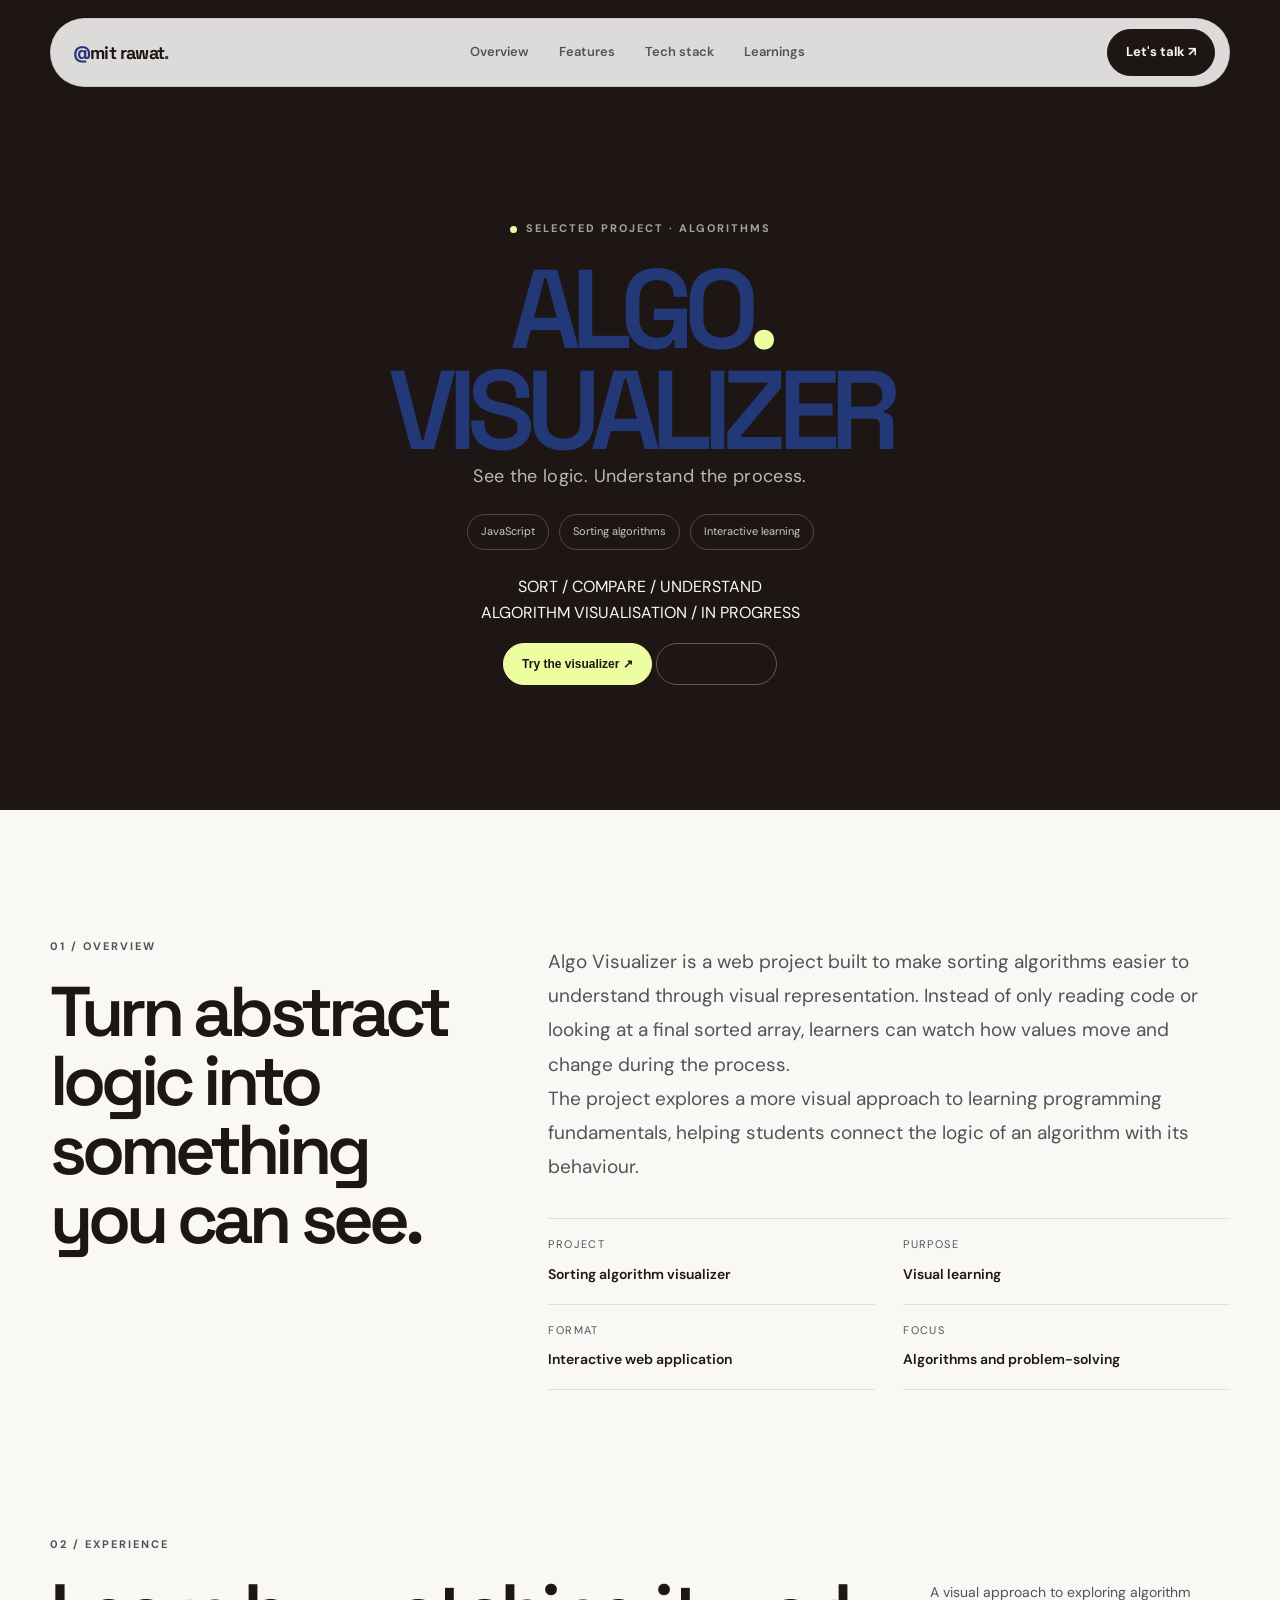
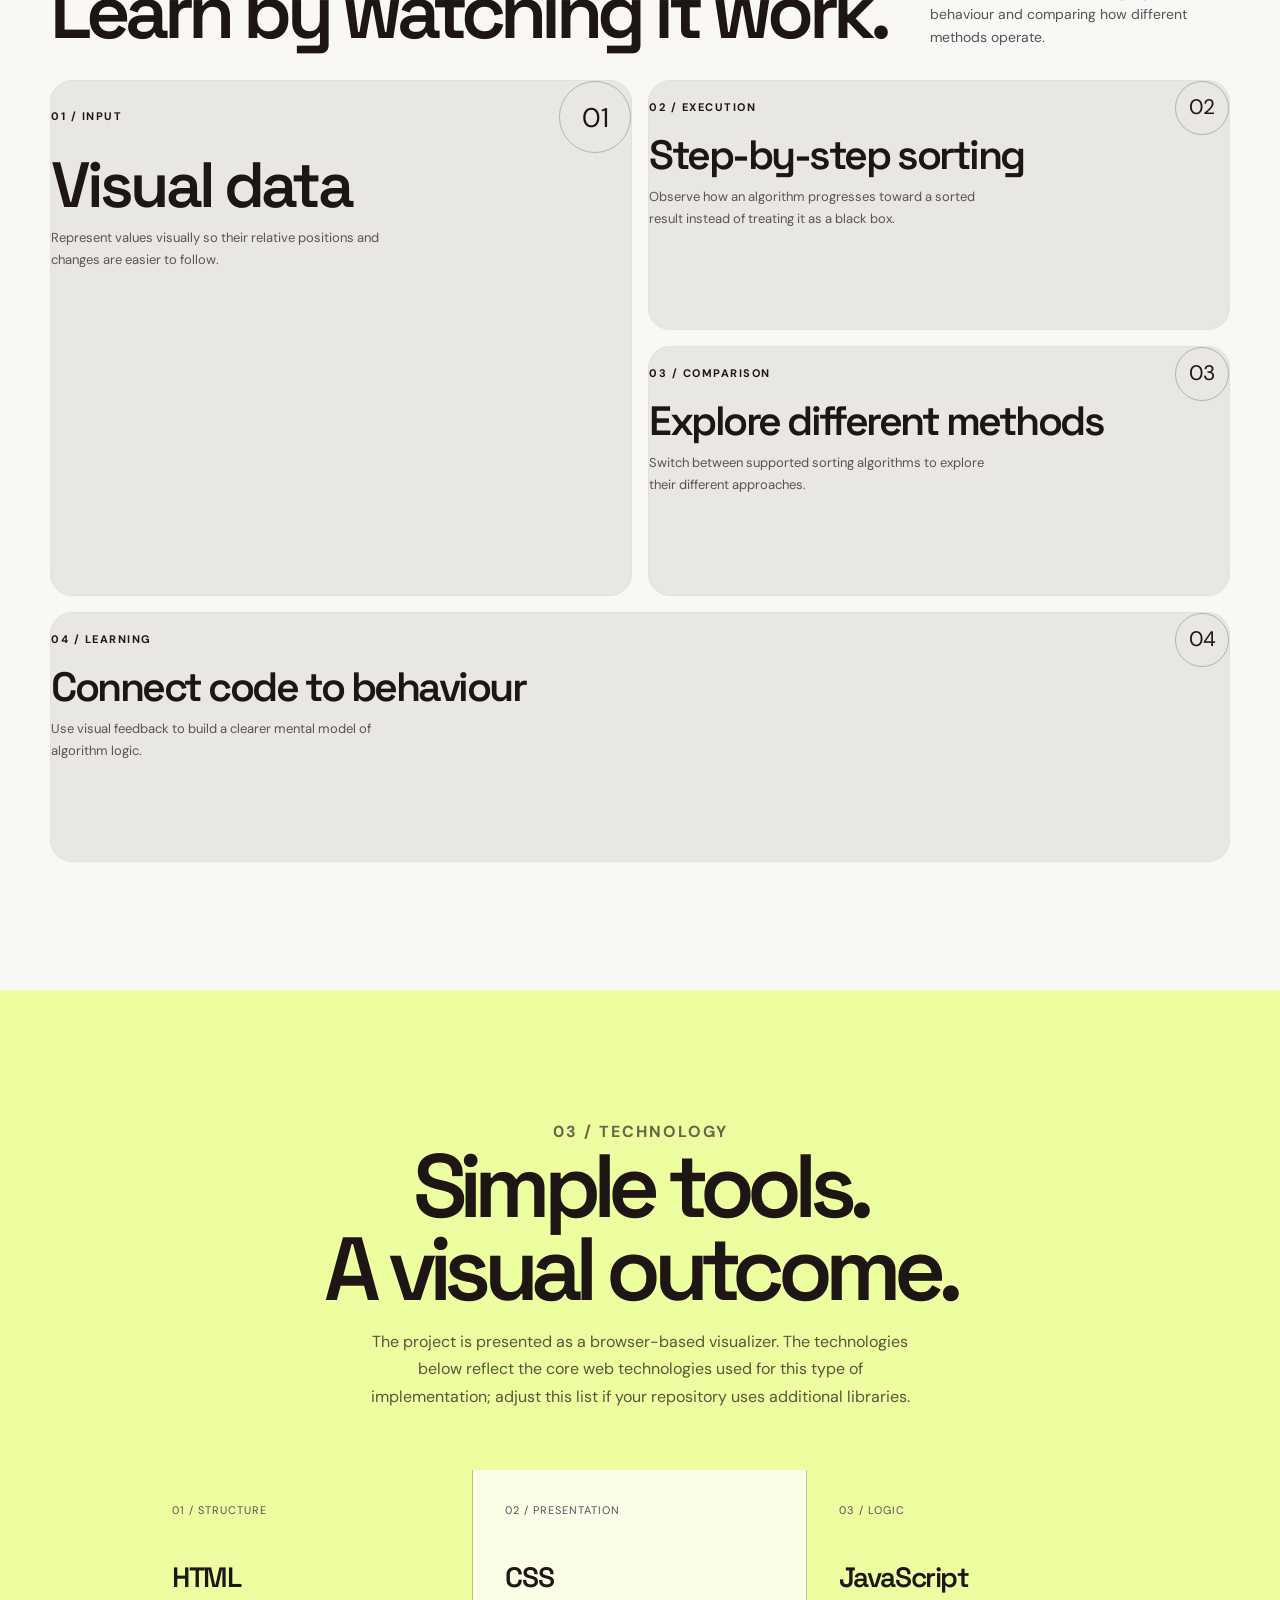
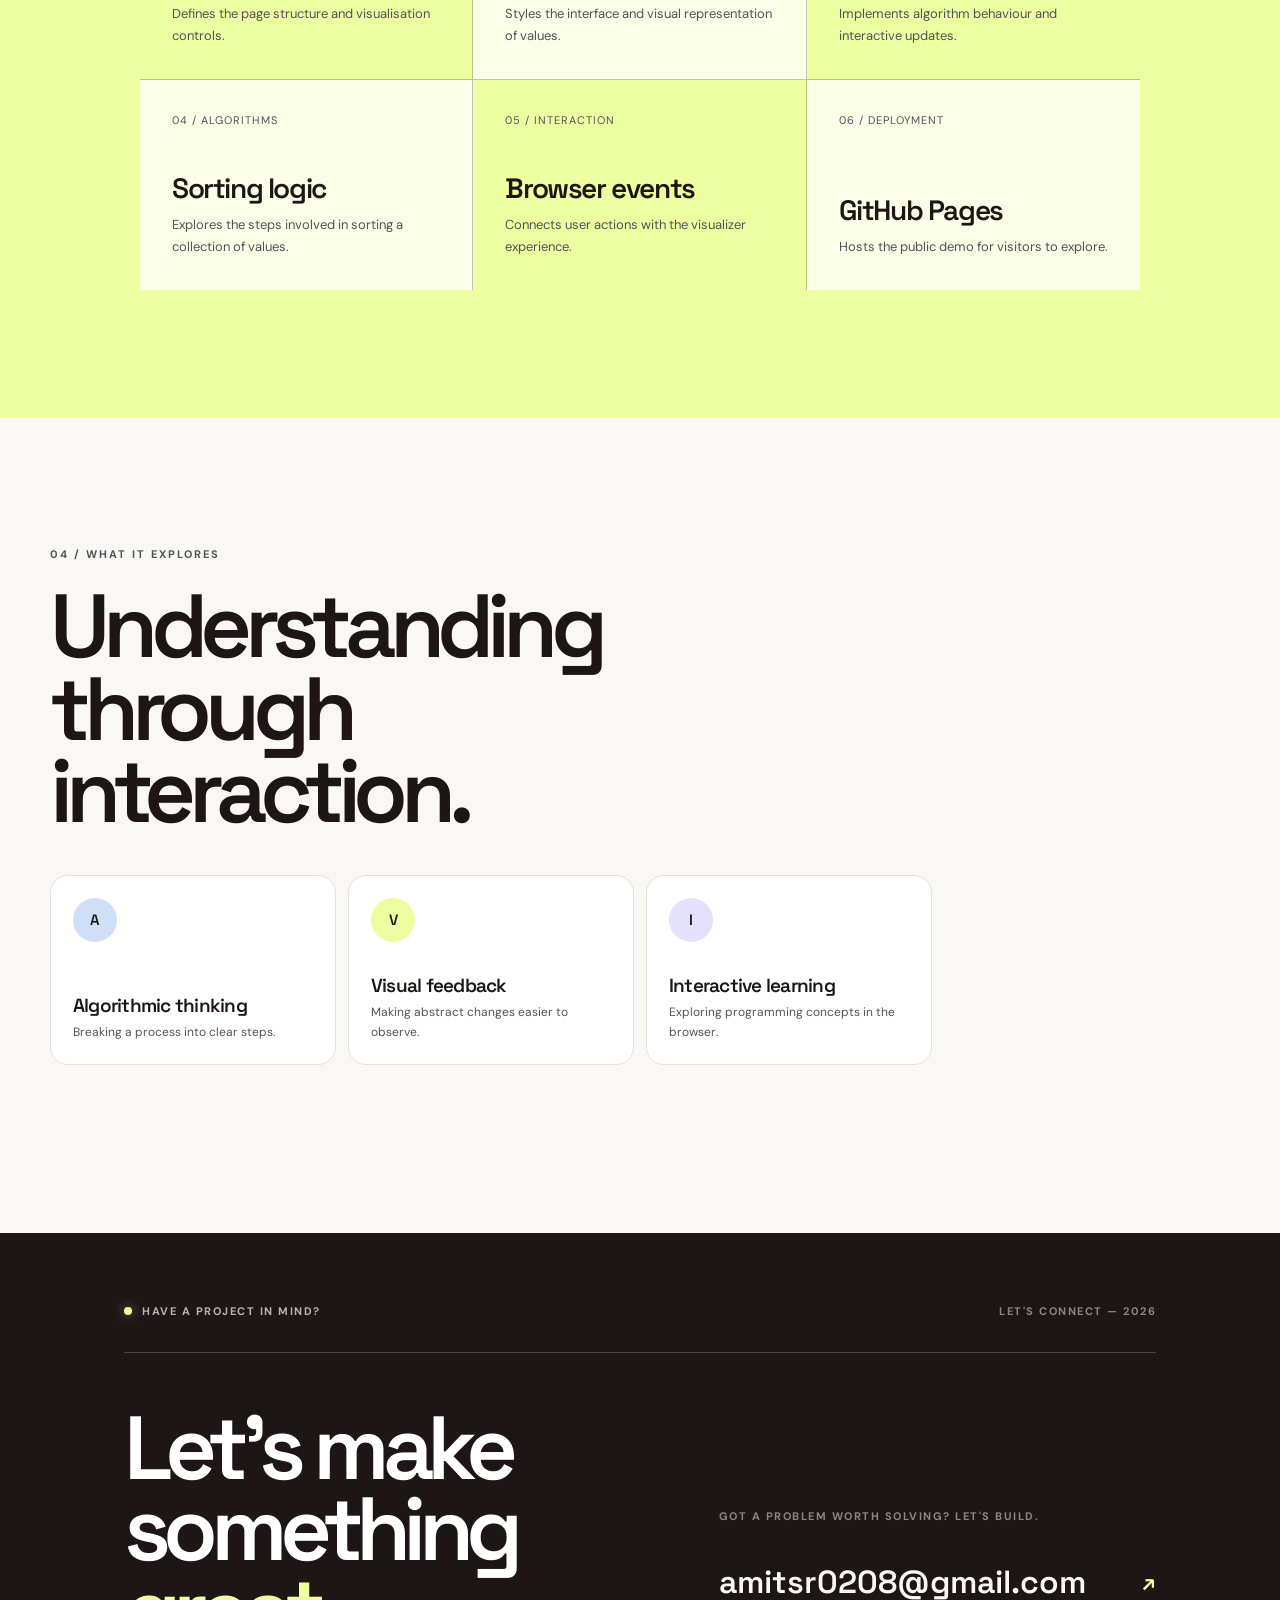
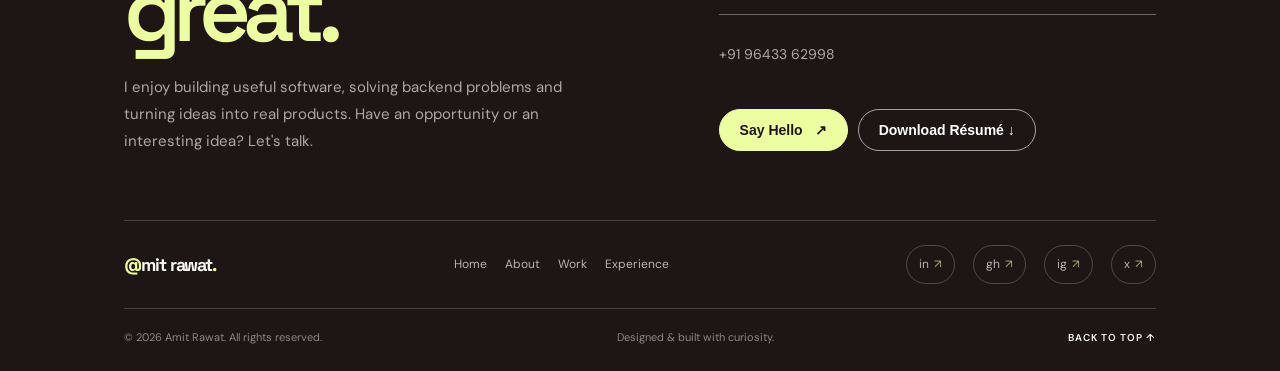
<file: projects/algoVisualized.html>
<!DOCTYPE html>
<html lang="en">
<head>
  <meta charset="UTF-8" />
  <meta name="viewport" content="width=device-width, initial-scale=1.0" />
  <meta name="description" content="Algo Visualizer — an interactive project for understanding sorting algorithms through visualisation." />
  <title>Algo Visualizer — Amit Rawat</title>

  <link rel="preconnect" href="https://fonts.googleapis.com" />
  <link rel="preconnect" href="https://fonts.gstatic.com" crossorigin />
  <link href="https://fonts.googleapis.com/css2?family=DM+Sans:wght@400;500;600;700&family=Space+Grotesk:wght@400;500;600;700&display=swap" rel="stylesheet" />
  <link rel="stylesheet" href="../styles.css" />
  <link rel="stylesheet" href="projects.css" />
</head>
<body id="top">
  <header class="site-nav">
    <a class="brand" href="../index.html"><span class="brand-mark">@</span>mit rawat<span class="brand-mark">.</span></a>
    <nav class="nav-links" id="nav-links">
      <a href="#overview">Overview</a>
      <a href="#gallery">Features</a>
      <a href="#process">Tech stack</a>
      <a href="#team">Learnings</a>
    </nav>
    <a class="nav-cta" href="mailto:amitsr0208@gmail.com">Let's talk ↗</a>
    <button class="menu-toggle" id="menu-toggle" aria-label="Open navigation" aria-expanded="false" aria-controls="nav-links">☰</button>
  </header>

  <main>
    <section class="hero">
      <div class="hero-inner">
        <p class="eyebrow"><span class="eyebrow-dot"></span> Selected project · Algorithms</p>
        <h1>ALGO<span>.</span><br />VISUALIZER</h1>
        <p class="hero-subtitle">See the logic. Understand the process.</p>
        <div class="hero-meta">
          <span class="pill">JavaScript</span>
          <span class="pill">Sorting algorithms</span>
          <span class="pill">Interactive learning</span>
        </div>
        <div class="hero-visual project-visual">
          <div class="visual-placeholder algo-visual">
            <span class="visual-kicker">SORT / COMPARE / UNDERSTAND</span>
            <div class="bar-preview" aria-hidden="true">
              <i style="height:35%"></i><i style="height:65%"></i><i style="height:45%"></i>
              <i style="height:90%"></i><i style="height:55%"></i><i style="height:75%"></i>
              <i style="height:25%"></i><i style="height:80%"></i><i style="height:48%"></i>
              <i style="height:100%"></i><i style="height:60%"></i><i style="height:30%"></i>
            </div>
            <span class="visual-foot">ALGORITHM VISUALISATION / IN PROGRESS</span>
          </div>
        </div>
        <div class="project-actions">
          <a class="btn fill" href="https://rookie0208.github.io/algovisualizer/" target="_blank" rel="noopener noreferrer">Try the visualizer ↗</a>
          <a class="btn resume-btn" href="https://github.com/Rookie0208/algovisualizer" target="_blank" rel="noopener noreferrer">View source ↗</a>
        </div>
      </div>
    </section>

    <section class="section" id="overview">
      <div class="container overview-grid">
        <div>
          <p class="section-label">01 / Overview</p>
          <h2 class="overview-title">Turn abstract logic into something you can see.</h2>
        </div>
        <div class="overview-copy">
          <p>Algo Visualizer is a web project built to make sorting algorithms easier to understand through visual representation. Instead of only reading code or looking at a final sorted array, learners can watch how values move and change during the process.</p>
          <p>The project explores a more visual approach to learning programming fundamentals, helping students connect the logic of an algorithm with its behaviour.</p>
          <div class="project-facts">
            <div class="fact"><span>Project</span><strong>Sorting algorithm visualizer</strong></div>
            <div class="fact"><span>Purpose</span><strong>Visual learning</strong></div>
            <div class="fact"><span>Format</span><strong>Interactive web application</strong></div>
            <div class="fact"><span>Focus</span><strong>Algorithms and problem-solving</strong></div>
          </div>
        </div>
      </div>
    </section>

    <section class="section gallery-section" id="gallery">
      <div class="container">
        <div class="section-heading-row">
          <div><p class="section-label">02 / Experience</p><h2 class="section-heading">Learn by watching it work.</h2></div>
          <p class="section-note">A visual approach to exploring algorithm behaviour and comparing how different methods operate.</p>
        </div>
        <div class="gallery-grid">
          <article class="gallery-item"><div class="gallery-top"><span class="gallery-index">01 / Input</span><span class="gallery-icon">01</span></div><div class="gallery-copy"><h3>Visual data</h3><p>Represent values visually so their relative positions and changes are easier to follow.</p></div></article>
          <article class="gallery-item"><div class="gallery-top"><span class="gallery-index">02 / Execution</span><span class="gallery-icon">02</span></div><div class="gallery-copy"><h3>Step-by-step sorting</h3><p>Observe how an algorithm progresses toward a sorted result instead of treating it as a black box.</p></div></article>
          <article class="gallery-item"><div class="gallery-top"><span class="gallery-index">03 / Comparison</span><span class="gallery-icon">03</span></div><div class="gallery-copy"><h3>Explore different methods</h3><p>Switch between supported sorting algorithms to explore their different approaches.</p></div></article>
          <article class="gallery-item"><div class="gallery-top"><span class="gallery-index">04 / Learning</span><span class="gallery-icon">04</span></div><div class="gallery-copy"><h3>Connect code to behaviour</h3><p>Use visual feedback to build a clearer mental model of algorithm logic.</p></div></article>
        </div>
      </div>
    </section>

    <section class="section process-section" id="process">
      <div class="container">
        <div class="process-intro">
          <p class="section-label">03 / Technology</p>
          <h2>Simple tools.<br />A visual outcome.</h2>
          <p>The project is presented as a browser-based visualizer. The technologies below reflect the core web technologies used for this type of implementation; adjust this list if your repository uses additional libraries.</p>
        </div>
        <div class="tech-grid">
          <article class="tech-card"><span class="tech-number">01 / STRUCTURE</span><div><h3>HTML</h3><p>Defines the page structure and visualisation controls.</p></div></article>
          <article class="tech-card"><span class="tech-number">02 / PRESENTATION</span><div><h3>CSS</h3><p>Styles the interface and visual representation of values.</p></div></article>
          <article class="tech-card"><span class="tech-number">03 / LOGIC</span><div><h3>JavaScript</h3><p>Implements algorithm behaviour and interactive updates.</p></div></article>
          <article class="tech-card"><span class="tech-number">04 / ALGORITHMS</span><div><h3>Sorting logic</h3><p>Explores the steps involved in sorting a collection of values.</p></div></article>
          <article class="tech-card"><span class="tech-number">05 / INTERACTION</span><div><h3>Browser events</h3><p>Connects user actions with the visualizer experience.</p></div></article>
          <article class="tech-card"><span class="tech-number">06 / DEPLOYMENT</span><div><h3>GitHub Pages</h3><p>Hosts the public demo for visitors to explore.</p></div></article>
        </div>
      </div>
    </section>

    <section class="section team-section" id="team">
      <div class="container">
        <div class="team-heading"><div><p class="section-label">04 / What it explores</p><h2>Understanding through interaction.</h2></div></div>
        <div class="team-grid">
          <article class="team-card"><div class="team-avatar">A</div><div><h3>Algorithmic thinking</h3><p>Breaking a process into clear steps.</p></div></article>
          <article class="team-card"><div class="team-avatar">V</div><div><h3>Visual feedback</h3><p>Making abstract changes easier to observe.</p></div></article>
          <article class="team-card"><div class="team-avatar">I</div><div><h3>Interactive learning</h3><p>Exploring programming concepts in the browser.</p></div></article>
        </div>
      </div>
    </section>
  </main>

  <footer class="contact" id="contact">
        <div class="wrap contact-main">
            <div class="contact-top">
                <span class="contact-eyebrow">
                    <span class="status-dot"></span>
                    HAVE A PROJECT IN MIND?
                </span>
                <span class="contact-index">LET'S CONNECT — 2026</span>
            </div>

            <div class="contact-content">
                <div class="contact-heading">
                    <h2>Let's make<br>something <span>great.</span></h2>
                    <p>
                        I enjoy building useful software, solving backend
                        problems and turning ideas into real products.
                        Have an opportunity or an interesting idea?
                        Let's talk.
                    </p>
                </div>

                <div class="contact-side">
                    <span class="contact-label">Got a problem worth solving? Let's BUILD.</span>

                    <a class="contact-email" href="mailto:amitsr0208@gmail.com?subject=Let's%20Connect">
                        amitsr0208@gmail.com
                        <span class="contact-arrow">↗</span>
                    </a>

                    <a class="contact-phone" href="tel:+919643362998">
                        +91 96433 62998
                    </a>

                    <div class="contact-actions">
                        <a class="btn fill" href="mailto:amitsr0208@gmail.com?subject=Let's%20Connect">
                            Say Hello <span>↗</span>
                        </a>

                        <a class="btn resume-btn" href="./resume/amitResume2026.pdf" download>
                            Download Résumé ↓
                        </a>
                    </div>
                </div>
            </div>

            <div class="contact-bottom">
                <a class="footer-brand" href="#">
                    <span>@</span>mit rawat<span class="brand-period">.</span>
                </a>

                <div class="footer-nav">
                    <a href="index.html">Home</a>
                    <a href="about.html">About</a>
                    <a href="work.html">Work</a>
                    <a href="experience.html">Experience</a>
                </div>

                <div class="footer-socials">
                    <a href="https://www.linkedin.com/in/amit-rawat-47713020" target="_blank" rel="noopener noreferrer"
                        aria-label="LinkedIn">in <span>↗</span></a>

                    <a href="https://github.com/Rookie0208" target="_blank" rel="noopener noreferrer"
                        aria-label="GitHub">gh <span>↗</span></a>

                    <a href="https://www.instagram.com/amitrawat0208" target="_blank" rel="noopener noreferrer"
                        aria-label="Instagram">ig <span>↗</span></a>

                    <a href="https://x.com/AmitRawt1" target="_blank" rel="noopener noreferrer" aria-label="X">x
                        <span>↗</span></a>
                </div>
            </div>

            <div class="footer-legal">
                <span>© 2026 Amit Rawat. All rights reserved.</span>
                <span>Designed & built with curiosity.</span>
                <a href="#top" onclick="window.scrollTo({top: 0, behavior: 'smooth'}); return false;">
                    BACK TO TOP ↑
                </a>
            </div>
        </div>
    </footer>

  <script src="projects.js"></script>
</body>
</html>
</file>
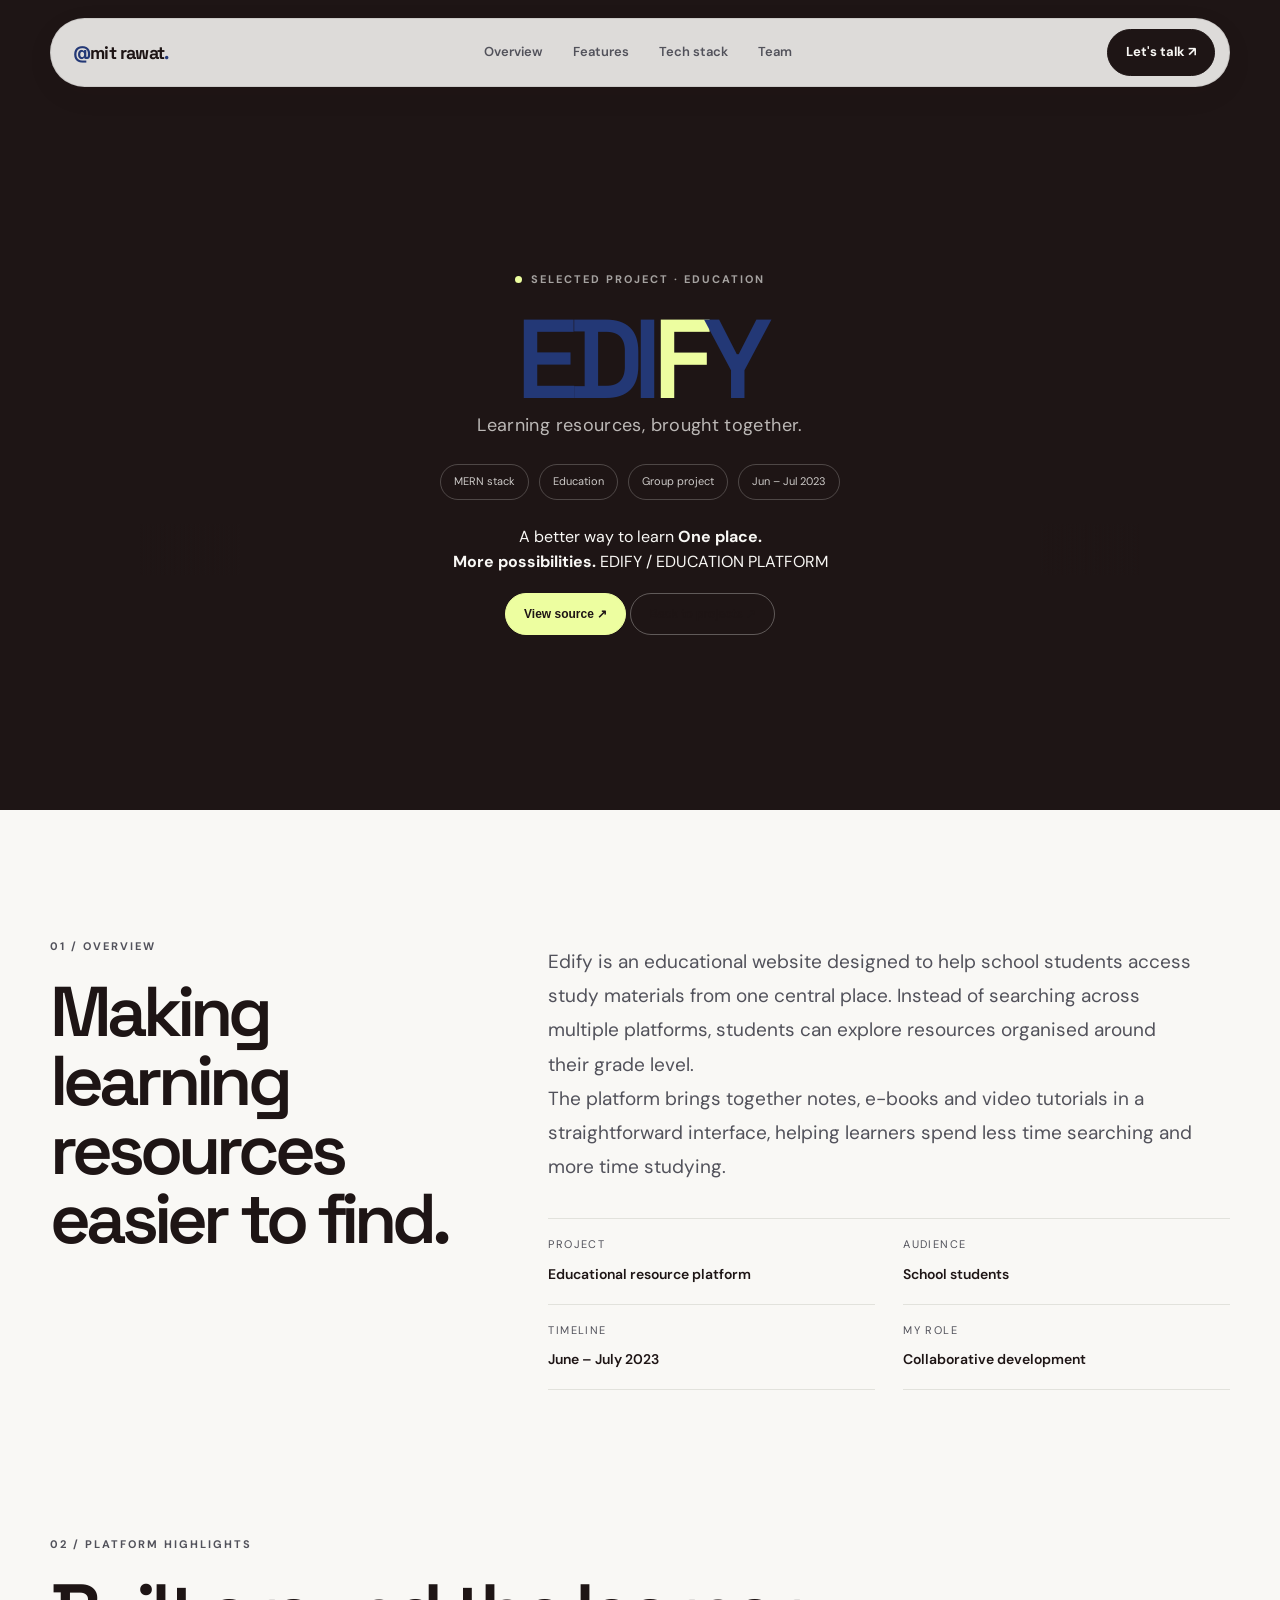
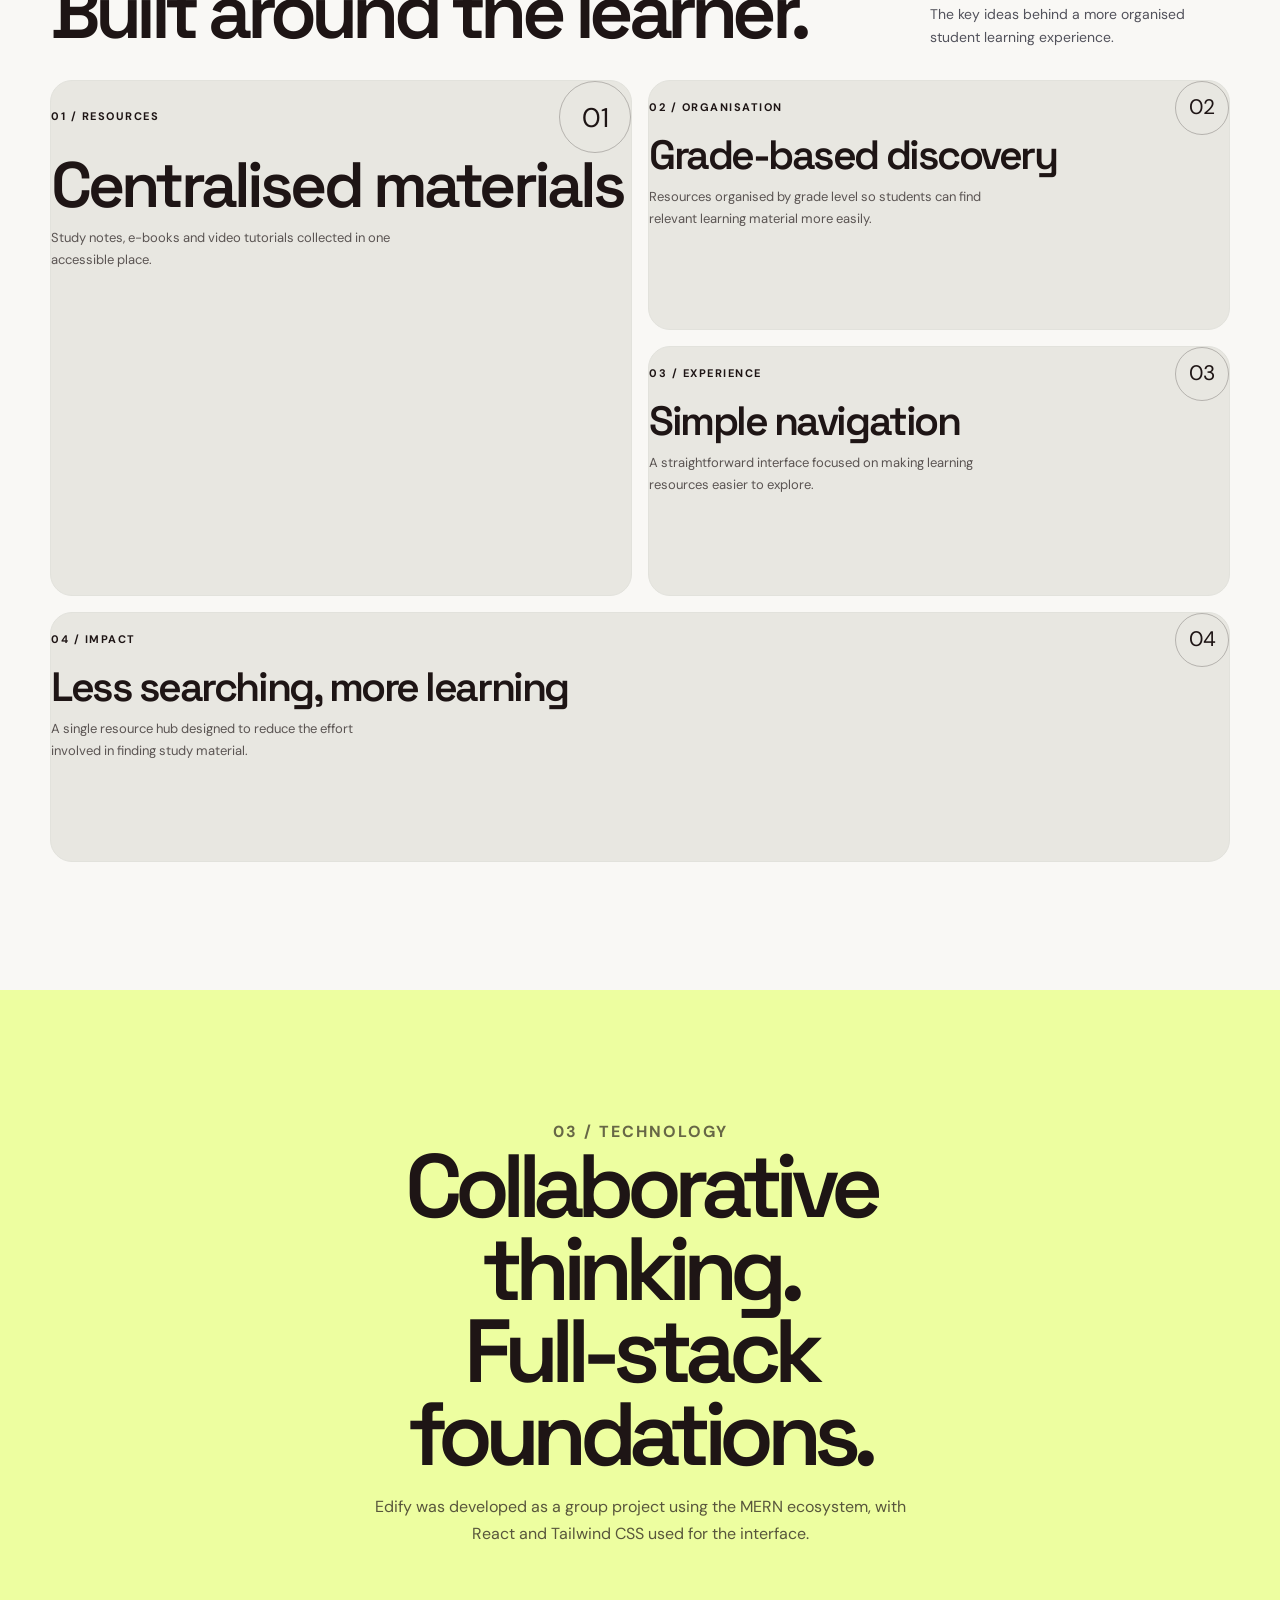
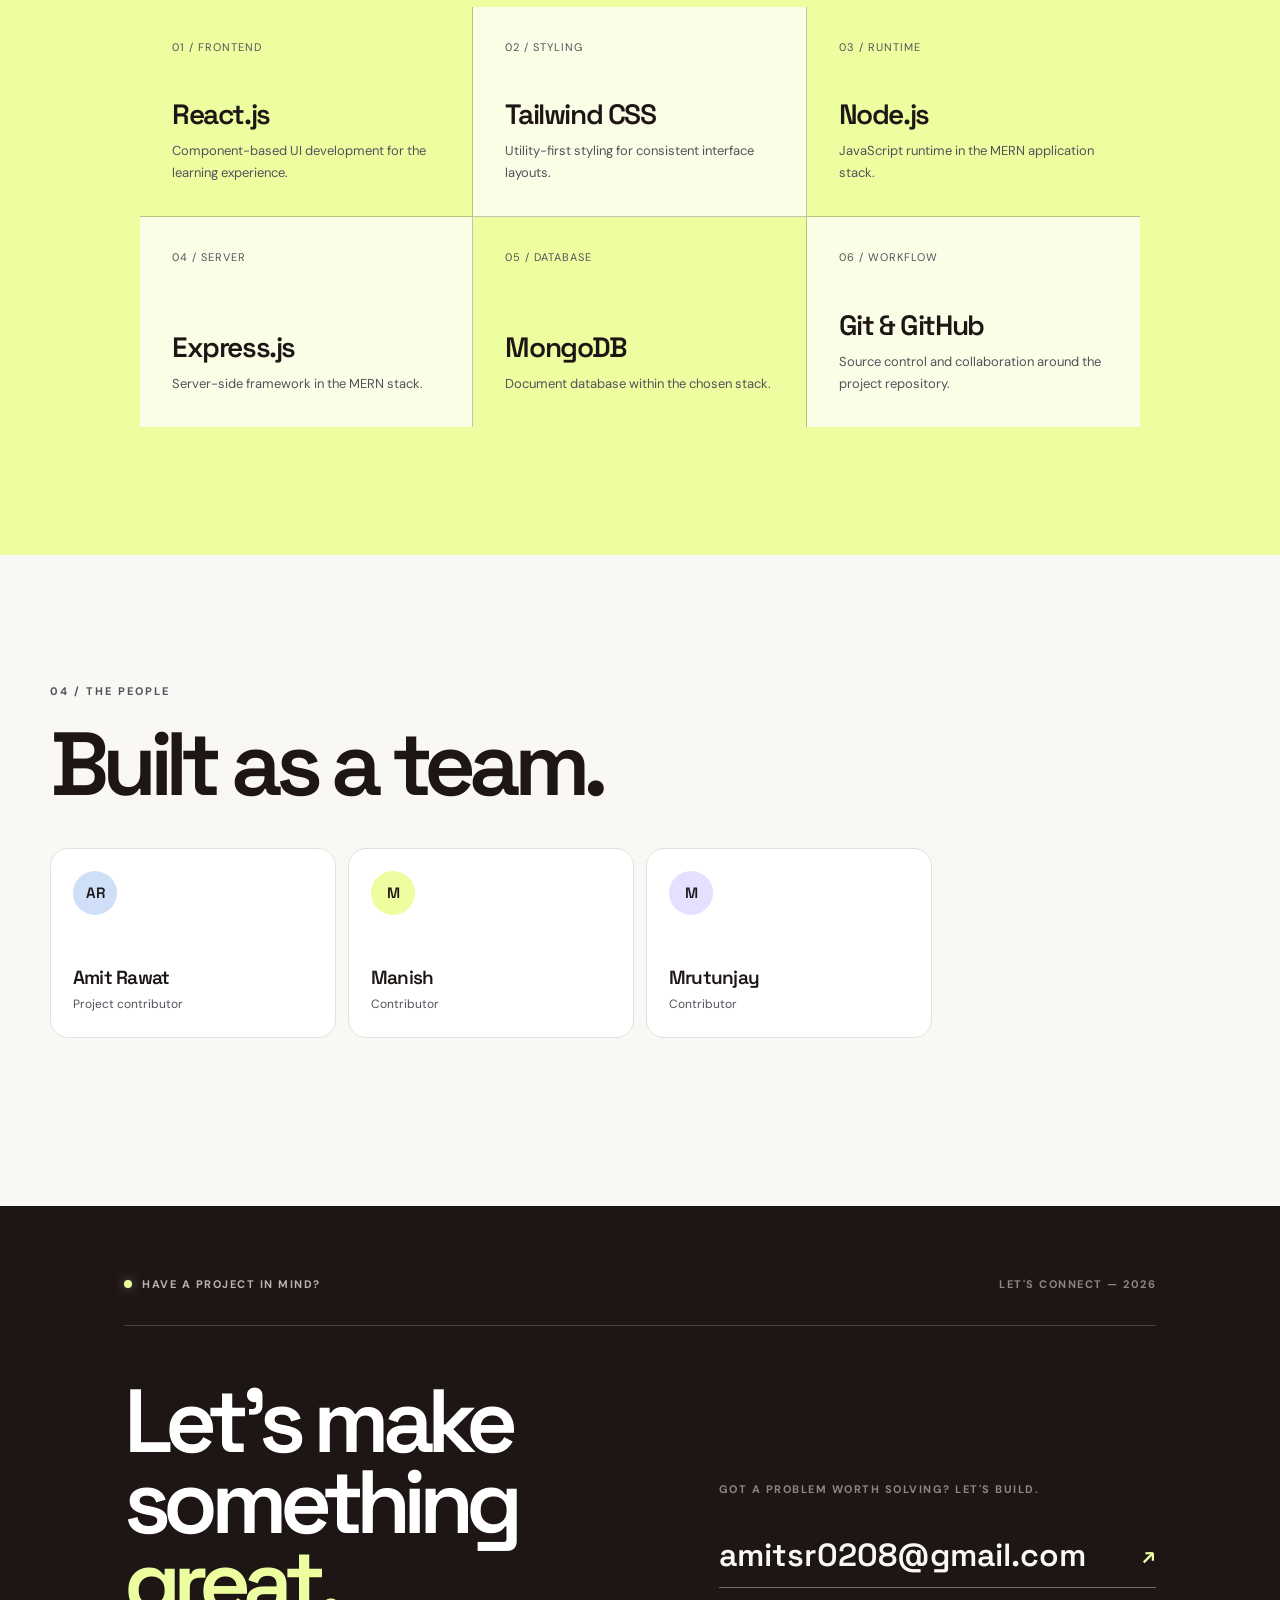
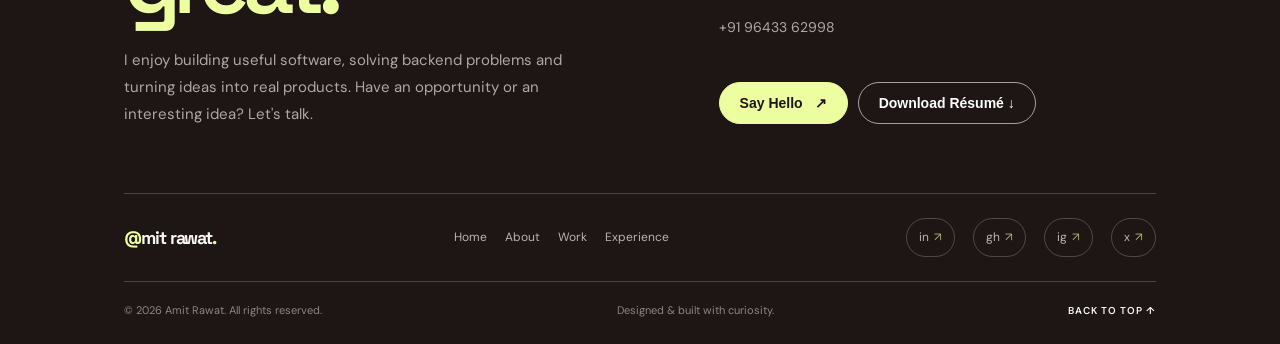
<file: projects/edify.html>
<!DOCTYPE html>
<html lang="en">
<head>
  <meta charset="UTF-8" />
  <meta name="viewport" content="width=device-width, initial-scale=1.0" />
  <meta name="description" content="Edify — a collaborative educational resource platform built for school students." />
  <title>Edify — Amit Rawat</title>

  <link rel="preconnect" href="https://fonts.googleapis.com" />
  <link rel="preconnect" href="https://fonts.gstatic.com" crossorigin />
  <link href="https://fonts.googleapis.com/css2?family=DM+Sans:wght@400;500;600;700&family=Space+Grotesk:wght@400;500;600;700&display=swap" rel="stylesheet" />
  <link rel="stylesheet" href="../styles.css" />
  <link rel="stylesheet" href="projects.css" />
</head>
<body id="top">
  <header class="site-nav">
    <a class="brand" href="../index.html"><span class="brand-mark">@</span>mit rawat<span class="brand-mark">.</span></a>
    <nav class="nav-links" id="nav-links">
      <a href="#overview">Overview</a>
      <a href="#gallery">Features</a>
      <a href="#process">Tech stack</a>
      <a href="#team">Team</a>
    </nav>
    <a class="nav-cta" href="mailto:amitsr0208@gmail.com">Let's talk ↗</a>
    <button class="menu-toggle" id="menu-toggle" aria-label="Open navigation" aria-expanded="false" aria-controls="nav-links">☰</button>
  </header>

  <main>
    <section class="hero">
      <div class="hero-inner">
        <p class="eyebrow"><span class="eyebrow-dot"></span> Selected project · Education</p>
        <h1 id="project-title">EDI<span>F</span>Y</h1>
        <p class="hero-subtitle">Learning resources, brought together.</p>
        <div class="hero-meta">
          <span class="pill">MERN stack</span>
          <span class="pill">Education</span>
          <span class="pill">Group project</span>
          <span class="pill">Jun – Jul 2023</span>
        </div>
        <div class="hero-visual project-visual">
          <div class="visual-placeholder edify-visual">
            <span class="visual-kicker">A better way to learn</span>
            <strong>One place.<br />More possibilities.</strong>
            <span class="visual-foot">EDIFY / EDUCATION PLATFORM</span>
          </div>
        </div>
        <div class="project-actions">
          <a class="btn fill" href="https://github.com/Rookie0208/project-edify/tree/master" target="_blank" rel="noopener noreferrer">View source ↗</a>
          <a class="btn resume-btn" href="../index.html#work">Back to projects ↗</a>
        </div>
      </div>
    </section>

    <section class="section" id="overview">
      <div class="container overview-grid">
        <div>
          <p class="section-label">01 / Overview</p>
          <h2 class="overview-title">Making learning resources easier to find.</h2>
        </div>
        <div class="overview-copy">
          <p>Edify is an educational website designed to help school students access study materials from one central place. Instead of searching across multiple platforms, students can explore resources organised around their grade level.</p>
          <p>The platform brings together notes, e-books and video tutorials in a straightforward interface, helping learners spend less time searching and more time studying.</p>
          <div class="project-facts">
            <div class="fact"><span>Project</span><strong>Educational resource platform</strong></div>
            <div class="fact"><span>Audience</span><strong>School students</strong></div>
            <div class="fact"><span>Timeline</span><strong>June – July 2023</strong></div>
            <div class="fact"><span>My role</span><strong>Collaborative development</strong></div>
          </div>
        </div>
      </div>
    </section>

    <section class="section gallery-section" id="gallery">
      <div class="container">
        <div class="section-heading-row">
          <div><p class="section-label">02 / Platform highlights</p><h2 class="section-heading">Built around the learner.</h2></div>
          <p class="section-note">The key ideas behind a more organised student learning experience.</p>
        </div>
        <div class="gallery-grid">
          <article class="gallery-item"><div class="gallery-top"><span class="gallery-index">01 / Resources</span><span class="gallery-icon">01</span></div><div class="gallery-copy"><h3>Centralised materials</h3><p>Study notes, e-books and video tutorials collected in one accessible place.</p></div></article>
          <article class="gallery-item"><div class="gallery-top"><span class="gallery-index">02 / Organisation</span><span class="gallery-icon">02</span></div><div class="gallery-copy"><h3>Grade-based discovery</h3><p>Resources organised by grade level so students can find relevant learning material more easily.</p></div></article>
          <article class="gallery-item"><div class="gallery-top"><span class="gallery-index">03 / Experience</span><span class="gallery-icon">03</span></div><div class="gallery-copy"><h3>Simple navigation</h3><p>A straightforward interface focused on making learning resources easier to explore.</p></div></article>
          <article class="gallery-item"><div class="gallery-top"><span class="gallery-index">04 / Impact</span><span class="gallery-icon">04</span></div><div class="gallery-copy"><h3>Less searching, more learning</h3><p>A single resource hub designed to reduce the effort involved in finding study material.</p></div></article>
        </div>
      </div>
    </section>

    <section class="section process-section" id="process">
      <div class="container">
        <div class="process-intro">
          <p class="section-label">03 / Technology</p>
          <h2>Collaborative thinking.<br />Full-stack foundations.</h2>
          <p>Edify was developed as a group project using the MERN ecosystem, with React and Tailwind CSS used for the interface.</p>
        </div>
        <div class="tech-grid">
          <article class="tech-card"><span class="tech-number">01 / FRONTEND</span><div><h3>React.js</h3><p>Component-based UI development for the learning experience.</p></div></article>
          <article class="tech-card"><span class="tech-number">02 / STYLING</span><div><h3>Tailwind CSS</h3><p>Utility-first styling for consistent interface layouts.</p></div></article>
          <article class="tech-card"><span class="tech-number">03 / RUNTIME</span><div><h3>Node.js</h3><p>JavaScript runtime in the MERN application stack.</p></div></article>
          <article class="tech-card"><span class="tech-number">04 / SERVER</span><div><h3>Express.js</h3><p>Server-side framework in the MERN stack.</p></div></article>
          <article class="tech-card"><span class="tech-number">05 / DATABASE</span><div><h3>MongoDB</h3><p>Document database within the chosen stack.</p></div></article>
          <article class="tech-card"><span class="tech-number">06 / WORKFLOW</span><div><h3>Git & GitHub</h3><p>Source control and collaboration around the project repository.</p></div></article>
        </div>
      </div>
    </section>

    <section class="section team-section" id="team">
      <div class="container">
        <div class="team-heading"><div><p class="section-label">04 / The people</p><h2>Built as a team.</h2></div></div>
        <div class="team-grid">
          <article class="team-card"><div class="team-avatar">AR</div><div><h3>Amit Rawat</h3><p>Project contributor</p></div></article>
          <article class="team-card"><div class="team-avatar">M</div><div><h3>Manish</h3><p>Contributor</p></div></article>
          <article class="team-card"><div class="team-avatar">M</div><div><h3>Mrutunjay</h3><p>Contributor</p></div></article>
        </div>
      </div>
    </section>
  </main>

  <footer class="contact" id="contact">
        <div class="wrap contact-main">
            <div class="contact-top">
                <span class="contact-eyebrow">
                    <span class="status-dot"></span>
                    HAVE A PROJECT IN MIND?
                </span>
                <span class="contact-index">LET'S CONNECT — 2026</span>
            </div>

            <div class="contact-content">
                <div class="contact-heading">
                    <h2>Let's make<br>something <span>great.</span></h2>
                    <p>
                        I enjoy building useful software, solving backend
                        problems and turning ideas into real products.
                        Have an opportunity or an interesting idea?
                        Let's talk.
                    </p>
                </div>

                <div class="contact-side">
                    <span class="contact-label">Got a problem worth solving? Let's BUILD.</span>

                    <a class="contact-email" href="mailto:amitsr0208@gmail.com?subject=Let's%20Connect">
                        amitsr0208@gmail.com
                        <span class="contact-arrow">↗</span>
                    </a>

                    <a class="contact-phone" href="tel:+919643362998">
                        +91 96433 62998
                    </a>

                    <div class="contact-actions">
                        <a class="btn fill" href="mailto:amitsr0208@gmail.com?subject=Let's%20Connect">
                            Say Hello <span>↗</span>
                        </a>

                        <a class="btn resume-btn" href="./resume/amitResume2026.pdf" download>
                            Download Résumé ↓
                        </a>
                    </div>
                </div>
            </div>

            <div class="contact-bottom">
                <a class="footer-brand" href="#">
                    <span>@</span>mit rawat<span class="brand-period">.</span>
                </a>

                <div class="footer-nav">
                    <a href="index.html">Home</a>
                    <a href="about.html">About</a>
                    <a href="work.html">Work</a>
                    <a href="experience.html">Experience</a>
                </div>

                <div class="footer-socials">
                    <a href="https://www.linkedin.com/in/amit-rawat-47713020" target="_blank" rel="noopener noreferrer"
                        aria-label="LinkedIn">in <span>↗</span></a>

                    <a href="https://github.com/Rookie0208" target="_blank" rel="noopener noreferrer"
                        aria-label="GitHub">gh <span>↗</span></a>

                    <a href="https://www.instagram.com/amitrawat0208" target="_blank" rel="noopener noreferrer"
                        aria-label="Instagram">ig <span>↗</span></a>

                    <a href="https://x.com/AmitRawt1" target="_blank" rel="noopener noreferrer" aria-label="X">x
                        <span>↗</span></a>
                </div>
            </div>

            <div class="footer-legal">
                <span>© 2026 Amit Rawat. All rights reserved.</span>
                <span>Designed & built with curiosity.</span>
                <a href="#top" onclick="window.scrollTo({top: 0, behavior: 'smooth'}); return false;">
                    BACK TO TOP ↑
                </a>
            </div>
        </div>
    </footer>

  <script src="projects.js"></script>
</body>
</html>
</file>
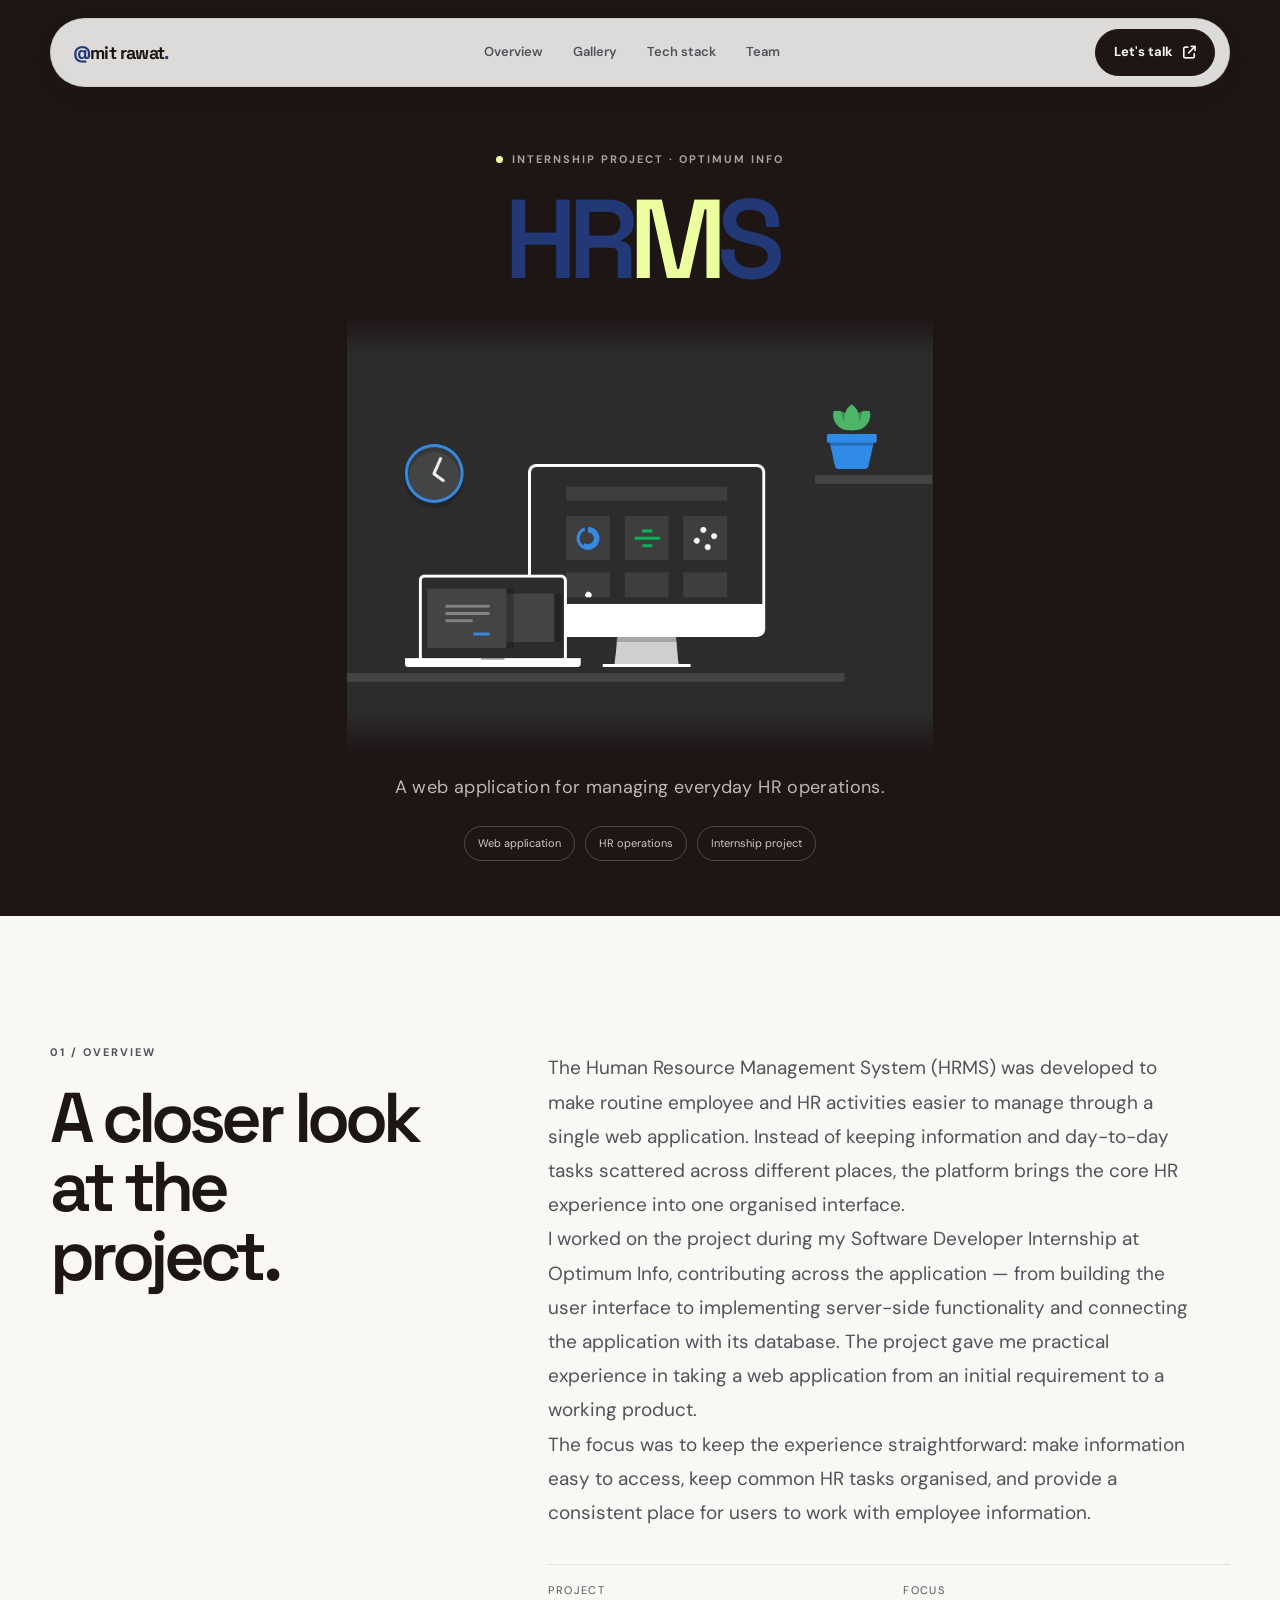
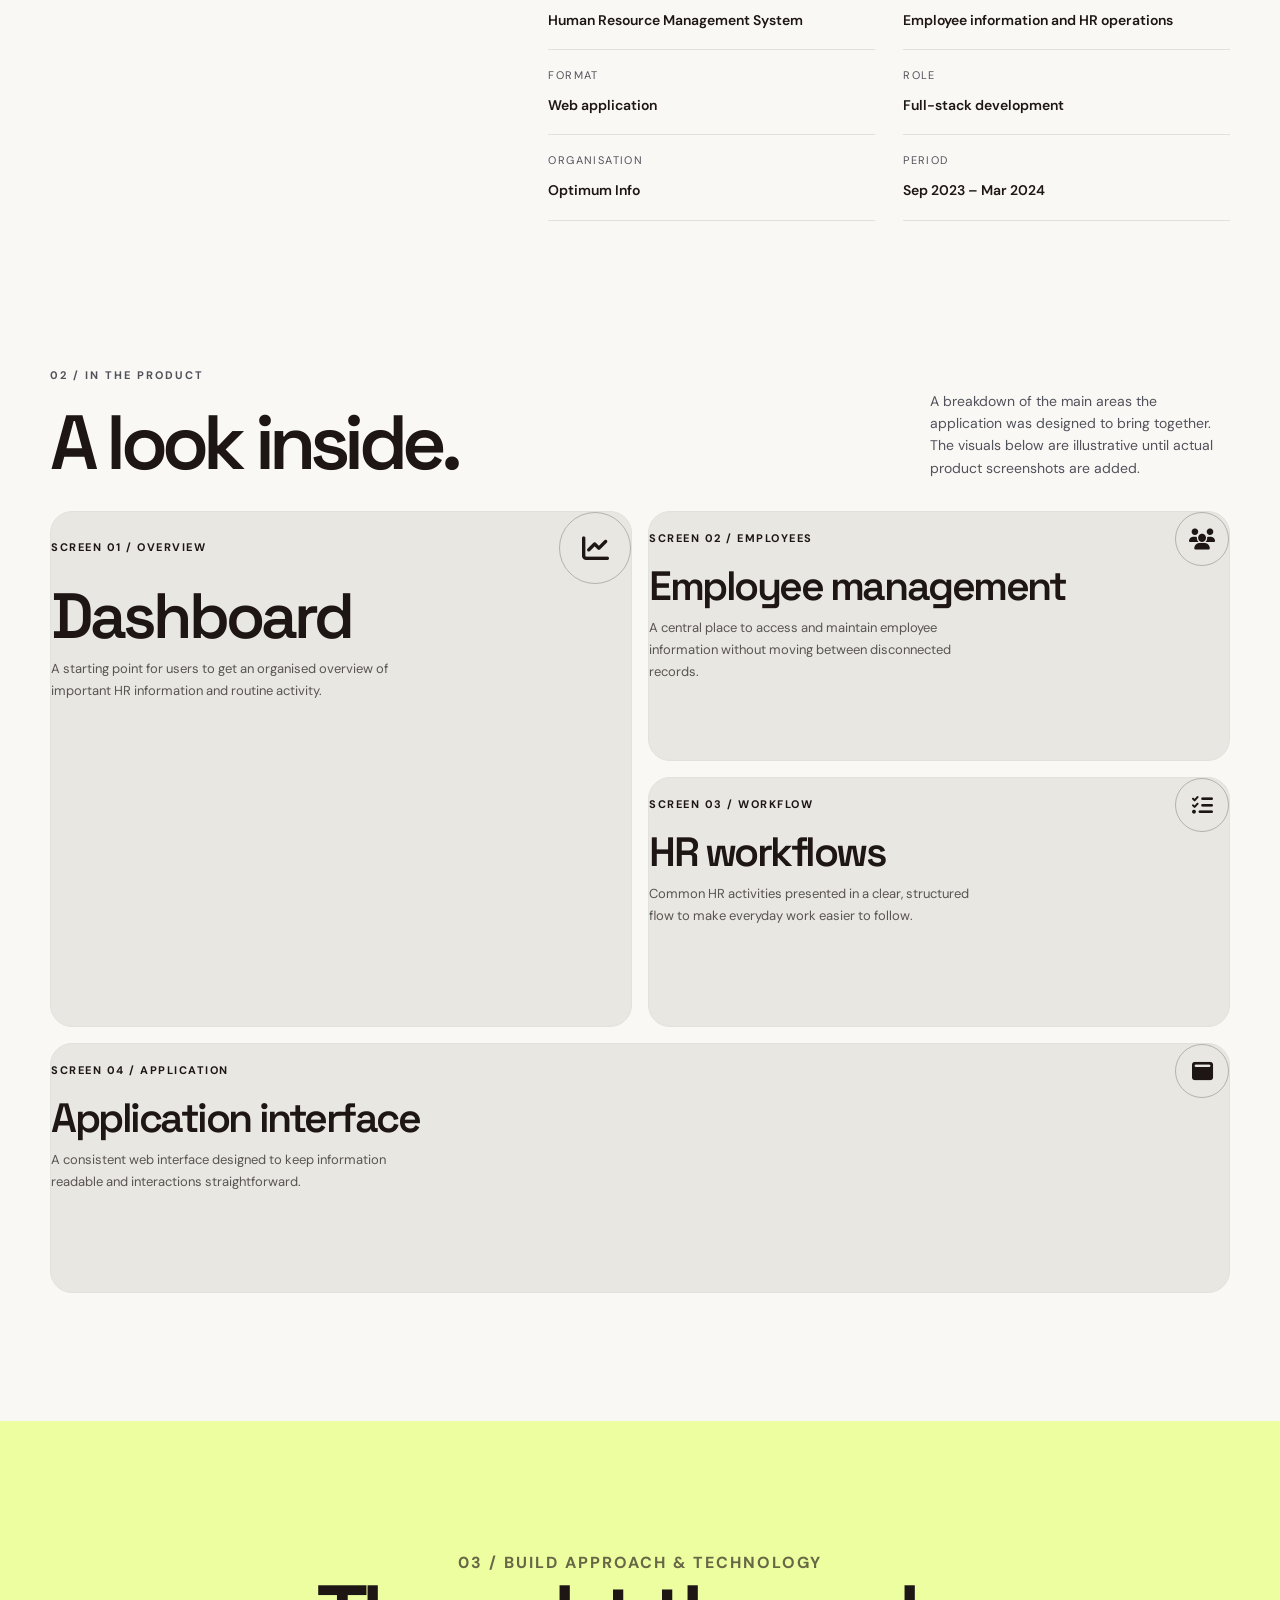
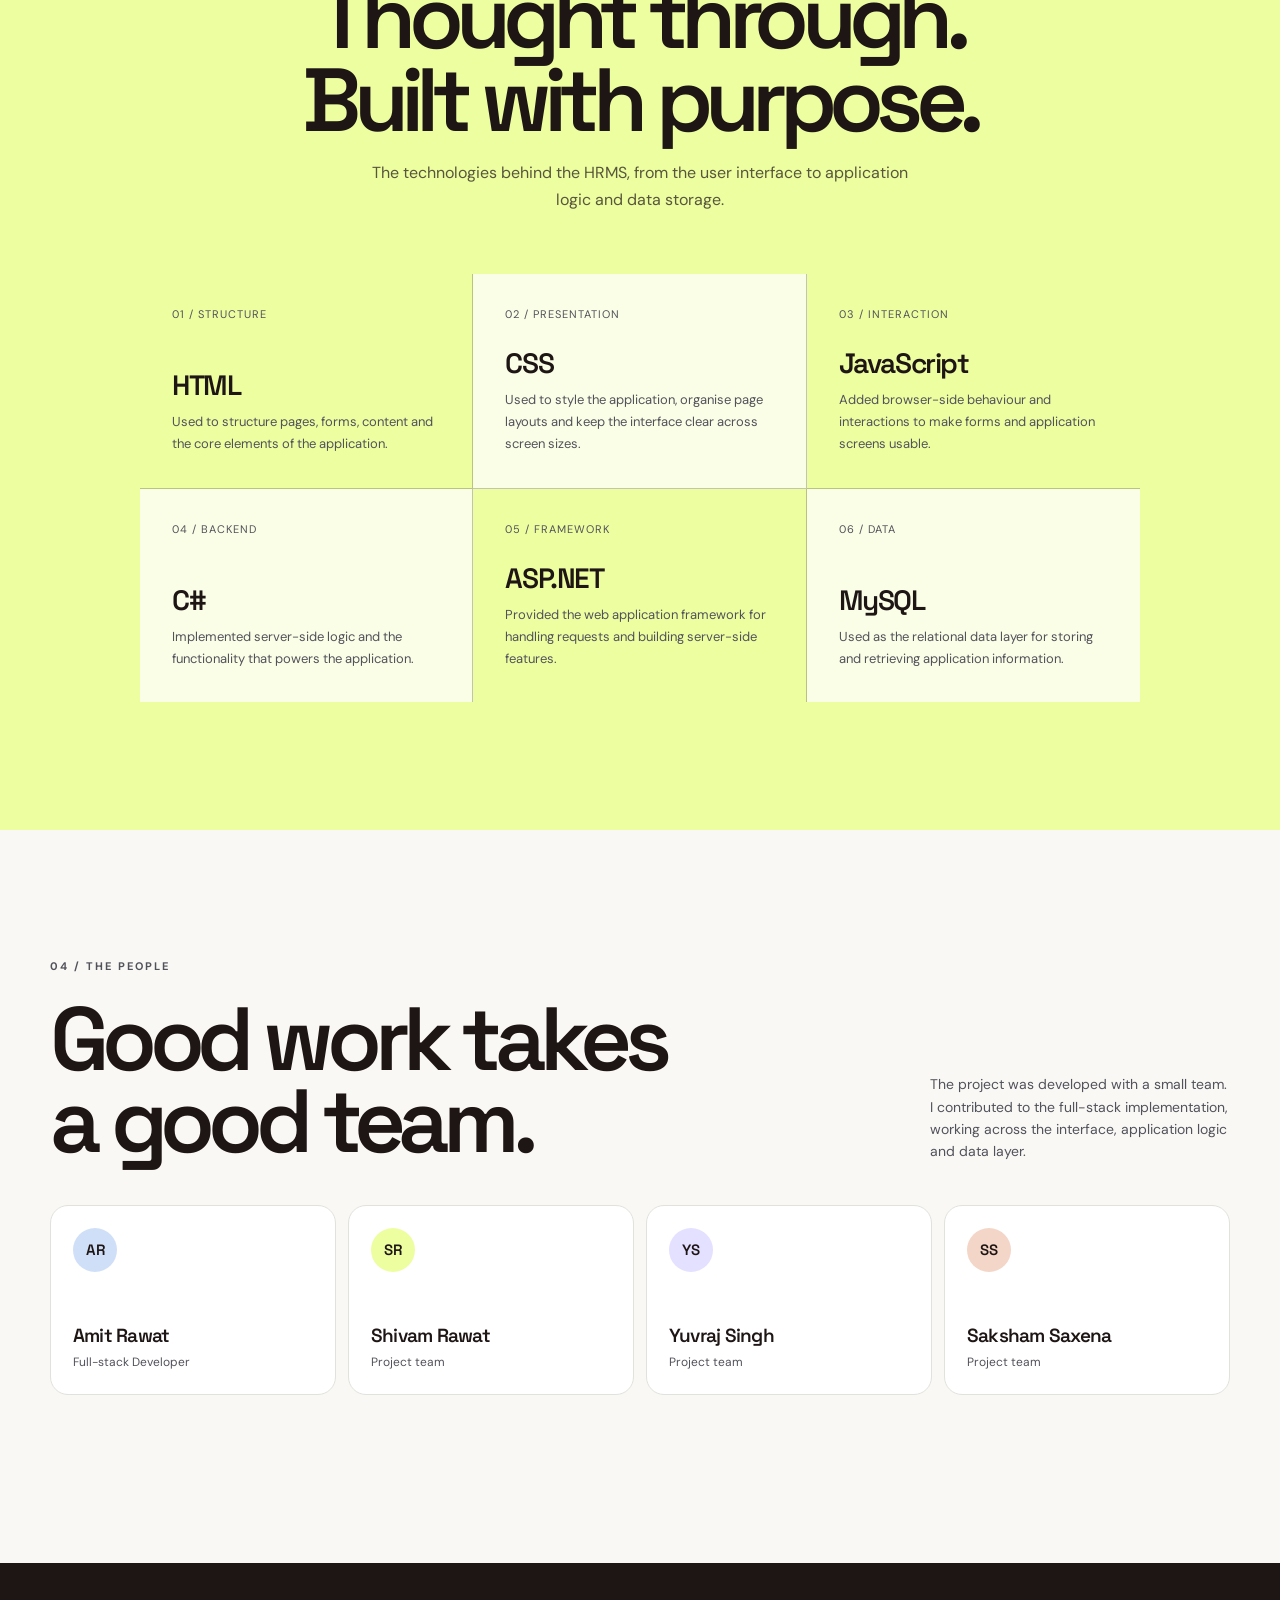
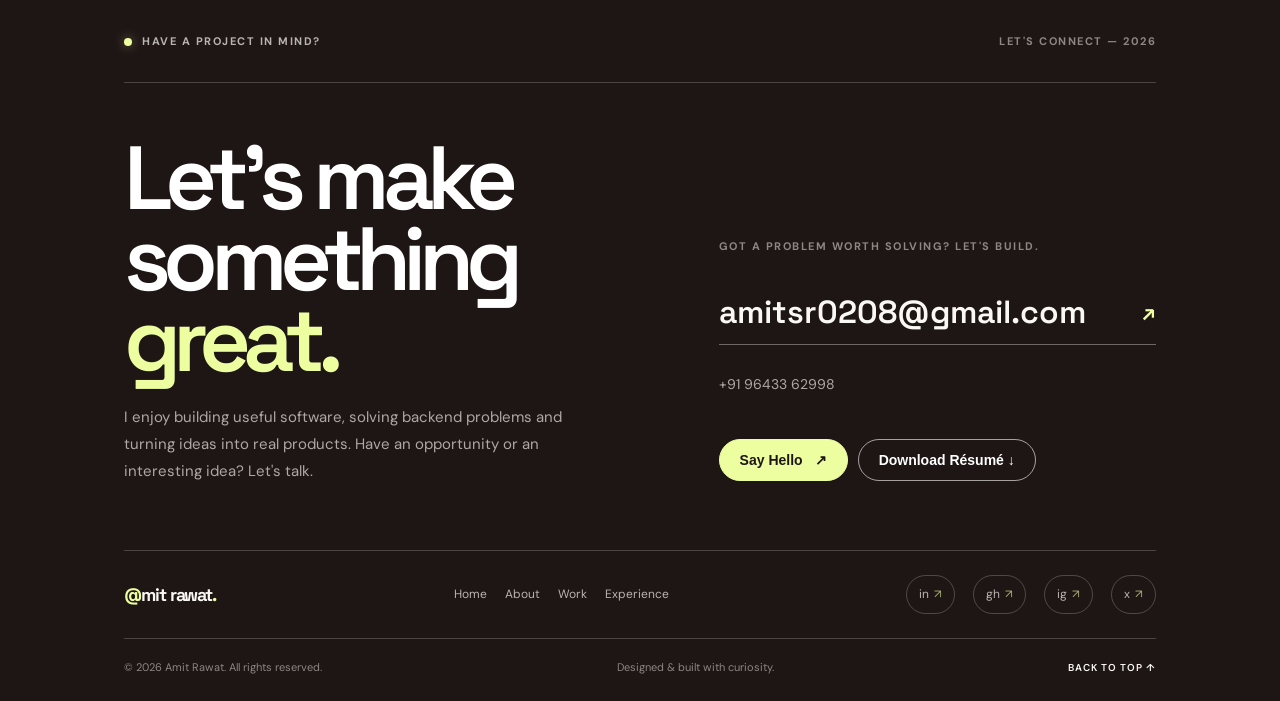
<file: projects/hrms.html>
<!DOCTYPE html>
<html lang="en">

<head>
    <meta charset="UTF-8" />
    <meta name="viewport" content="width=device-width, initial-scale=1.0" />
    <meta name="description" content="HRMS project case study by Amit Rawat." />
    <title>HRMS — Amit Rawat</title>

    <link rel="preconnect" href="https://fonts.googleapis.com" />
    <link rel="preconnect" href="https://fonts.gstatic.com" crossorigin />
    <link
        href="https://fonts.googleapis.com/css2?family=DM+Sans:wght@400;500;600;700&family=Space+Grotesk:wght@400;500;600;700&display=swap"
        rel="stylesheet" />
    <link rel="stylesheet" href="https://cdnjs.cloudflare.com/ajax/libs/font-awesome/6.5.2/css/all.min.css" />
    <link rel="stylesheet" href="../styles.css" />

    <style>
        :root {
            --bg: #f9f8f5;
            --ink: #1e1515;
            --navy: #233876;
            --mute: #52525b;
            --yellow: #edfea0;
            --blue: #d0dff8;
            --purple: #8982ef;
            --line: #e2e2dc;
            --card: #fff;
            --radius: 22px;
            --page-width: 1180px;
        }

        * {
            box-sizing: border-box;
        }

        html {
            scroll-behavior: smooth;
            scroll-padding-top: 100px;
        }

        body {
            margin: 0;
            background: var(--bg);
            color: var(--ink);
            font-family: "DM Sans", sans-serif;
            -webkit-font-smoothing: antialiased;
        }

        body,
        button,
        a {
            -webkit-tap-highlight-color: transparent;
        }

        a {
            color: inherit;
        }

        img {
            display: block;
            max-width: 100%;
        }

        ::selection {
            background: var(--yellow);
            color: var(--ink);
        }

        /* NAVIGATION */

        .site-nav {
            position: fixed;
            z-index: 100;
            top: 18px;
            left: 50%;
            transform: translateX(-50%);
            width: min(calc(100% - 36px), var(--page-width));
            min-height: 64px;
            padding: 10px 14px 10px 22px;
            display: flex;
            align-items: center;
            justify-content: space-between;
            gap: 24px;
            border: 1px solid rgba(30, 21, 21, .09);
            border-radius: 999px;
            background: rgba(249, 248, 245, .88);
            backdrop-filter: blur(16px);
            -webkit-backdrop-filter: blur(16px);
            box-shadow: 0 8px 30px rgba(30, 21, 21, .05);
        }

        .brand {
            text-decoration: none;
            font: 700 18px "Space Grotesk", sans-serif;
            letter-spacing: -.8px;
            white-space: nowrap;
        }

        .brand-mark {
            color: var(--navy);
        }

        .nav-links {
            display: flex;
            align-items: center;
            gap: clamp(14px, 2.5vw, 30px);
        }

        .nav-links a {
            position: relative;
            text-decoration: none;
            font-size: 13px;
            font-weight: 600;
            color: var(--mute);
            transition: color .2s ease;
        }

        .nav-links a::after {
            content: "";
            position: absolute;
            left: 0;
            right: 0;
            bottom: -6px;
            height: 2px;
            background: var(--ink);
            transform: scaleX(0);
            transform-origin: right;
            transition: transform .25s ease;
        }

        .nav-links a:hover {
            color: var(--ink);
        }

        .nav-links a:hover::after {
            transform: scaleX(1);
            transform-origin: left;
        }

        .nav-cta,
        .button {
            display: inline-flex;
            align-items: center;
            justify-content: center;
            gap: 10px;
            border: 1px solid var(--ink);
            border-radius: 999px;
            padding: 12px 18px;
            background: var(--ink);
            color: var(--bg);
            text-decoration: none;
            font-size: 13px;
            font-weight: 700;
            white-space: nowrap;
            transition: transform .2s ease, background .2s ease, color .2s ease;
        }

        .nav-cta:hover,
        .button:hover {
            transform: translateY(-2px);
            background: var(--yellow);
            color: var(--ink);
        }

        .menu-toggle {
            display: none;
            border: 0;
            background: transparent;
            color: var(--ink);
            font-size: 22px;
            cursor: pointer;
        }

        /* HERO */

        /* HERO */
        .hero {
            position: relative;
            height: auto;
            min-height: 90svh;
            max-height: none;
            padding: 145px 24px 55px;
            display: flex;
            align-items: center;
            justify-content: center;
            overflow: hidden;
            background: var(--ink);
            color: var(--bg);
        }

        .hero-inner {
            position: relative;
            z-index: 2;
            width: min(100%, 1080px);
            margin: 0 auto;
            text-align: center;
        }

        .hero h1 {
            margin: 0;
            font: 600 clamp(3.5rem, 9vw, 7rem)/0.9 "Space Grotesk", sans-serif;
            letter-spacing: -0.085em;
        }

        .hero-visual {
            position: relative;
            isolation: isolate;
            width: min(1000px, 100%);
            margin: 24px auto 18px;
            padding: 0;
            border: none;
            border-radius: 0;
            background: transparent;
            box-shadow: none;
            overflow: hidden;
        }

        .hero-visual img {
            position: relative;
            z-index: 0;
            display: block;
            width: 100%;
            height: auto;
            max-height: 440px;
            object-fit: contain;
            border-radius: 0;
            mix-blend-mode: lighten;
        }

        /* Softly blend the GIF edges into the hero background */
        .hero-visual::after {
            content: "";
            position: absolute;
            inset: 0;
            z-index: 1;
            pointer-events: none;
            background:
                linear-gradient(to right,
                    var(--ink) 0%,
                    transparent 10%,
                    transparent 90%,
                    var(--ink) 100%),
                linear-gradient(to bottom,
                    var(--ink) 0%,
                    transparent 9%,
                    transparent 90%,
                    var(--ink) 100%);
        }

        .eyebrow {
            display: inline-flex;
            align-items: center;
            gap: 9px;
            margin: 0 0 22px;
            color: var(--mute);
            font-size: 11px;
            font-weight: 700;
            letter-spacing: 2px;
            text-transform: uppercase;
        }

        .hero .eyebrow {
            color: rgba(249, 248, 245, .62);
        }

        .eyebrow-dot {
            width: 7px;
            height: 7px;
            border-radius: 50%;
            background: var(--yellow);
        }

        h1,
        h2,
        h3,
        p {
            margin-top: 0;
        }



        .hero h1 span {
            color: var(--yellow);
        }



        .hero-subtitle {
            margin: 0;
            color: rgba(249, 248, 245, 0.72);
            font-size: clamp(14px, 2vw, 18px);
            letter-spacing: 0.02em;
        }

        .hero-meta {
            margin-top: 24px;
            display: flex;
            justify-content: center;
            flex-wrap: wrap;
            gap: 10px;
        }

        .pill {
            padding: 8px 13px;
            border: 1px solid rgba(249, 248, 245, .22);
            border-radius: 999px;
            color: rgba(249, 248, 245, .8);
            font-size: 11px;
        }

        /* SHARED SECTIONS */

        .section {
            padding: clamp(76px, 10vw, 130px) 24px;
        }

        .container {
            width: min(100%, var(--page-width));
            margin: 0 auto;
        }

        .section-label {
            margin-bottom: 22px;
            color: var(--mute);
            font-size: 11px;
            font-weight: 700;
            letter-spacing: 2px;
            text-transform: uppercase;
        }

        /* OVERVIEW */

        .overview-grid {
            display: grid;
            grid-template-columns: .75fr 1.25fr;
            gap: clamp(32px, 7vw, 100px);
            align-items: start;
        }

        .overview-title {
            margin: 0;
            max-width: 460px;
            font: 600 clamp(2.5rem, 5.5vw, 5.2rem)/.98 "Space Grotesk", sans-serif;
            letter-spacing: -.07em;
        }

        .overview-copy {
            padding-top: 7px;
        }

        .overview-copy p {
            max-width: 650px;
            color: var(--mute);
            font-size: clamp(16px, 1.6vw, 19px);
            line-height: 1.8;
        }

        .project-facts {
            display: grid;
            grid-template-columns: repeat(2, minmax(0, 1fr));
            gap: 0 28px;
            margin-top: 34px;
            border-top: 1px solid var(--line);
        }

        .fact {
            padding: 17px 0;
            border-bottom: 1px solid var(--line);
        }

        .fact span {
            display: block;
            margin-bottom: 7px;
            color: var(--mute);
            font-size: 11px;
            text-transform: uppercase;
            letter-spacing: 1.4px;
        }

        .fact strong {
            font-size: 14px;
            font-weight: 600;
        }

        /* GALLERY: FOUR TEXT-AND-ICON PLACEHOLDERS */

        .gallery-section {
            padding-top: 18px;
        }

        .section-heading-row {
            display: flex;
            align-items: end;
            justify-content: space-between;
            gap: 24px;
            margin-bottom: 32px;
        }

        .section-heading {
            margin: 0;
            font: 600 clamp(2.4rem, 6vw, 5rem)/.95 "Space Grotesk", sans-serif;
            letter-spacing: -.075em;
        }

        .section-note {
            max-width: 300px;
            margin: 0;
            color: var(--mute);
            font-size: 14px;
            line-height: 1.6;
        }

        .gallery-grid {
            display: grid;
            grid-template-columns: 1fr 1fr;
            grid-template-rows: 250px 250px 250px;
            gap: 16px;
            grid-template-areas:
                "dashboard walkthrough"
                "dashboard employee"
                "workflows workflows";
        }

        .gallery-item {
            position: relative;
            min-width: 0;
            min-height: 0;
            overflow: hidden;
            border-radius: var(--radius);
            background: #e8e7e1;
            border: 1px solid var(--line);
        }

        .gallery-item:nth-child(1) {
            grid-area: dashboard;
        }

        .gallery-item:hover {
            transform: translateY(-4px);
        }

        .gallery-item:nth-child(2) {
            grid-area: walkthrough;
        }

        .gallery-item:nth-child(3) {
            grid-area: employee;
        }

        .gallery-item:nth-child(4) {
            grid-area: workflows;
            min-height: 250px;
        }

        .gallery-top {
            display: flex;
            align-items: center;
            justify-content: space-between;
            gap: 16px;
        }

        .gallery-index {
            font-size: 11px;
            font-weight: 700;
            letter-spacing: 1.5px;
            text-transform: uppercase;
        }

        .gallery-icon {
            width: 54px;
            height: 54px;
            display: grid;
            place-items: center;
            flex-shrink: 0;
            border: 1px solid rgba(30, 21, 21, .25);
            border-radius: 50%;
            font-size: 21px;
        }

        .gallery-item:first-child .gallery-icon {
            width: 72px;
            height: 72px;
            font-size: 27px;
        }

        .gallery-placeholder {
            height: 100%;
            padding: 28px;
            display: flex;
            flex-direction: column;
            justify-content: space-between;
            background: var(--blue);
            color: var(--ink);
        }

        .gallery-placeholder.purple {
            background: #e4e0ff;
        }

        .placeholder-icon {
            width: 48px;
            height: 48px;
            display: grid;
            place-items: center;
            border: 1px solid rgba(30, 21, 21, 0.25);
            border-radius: 50%;
            font-size: 20px;
        }

        .gallery-placeholder h3 {
            max-width: 350px;
            margin: 0;
            font: 600 clamp(1.5rem, 3vw, 2.7rem)/1 'Space Grotesk', sans-serif;
            letter-spacing: -0.06em;
        }

        .gallery-placeholder p {
            margin: 10px 0 0;
            font-size: 13px;
            line-height: 1.6;
            color: rgba(30, 21, 21, 0.7);
        }

        @media (max-width: 800px) {
            .gallery-grid {
                grid-template-columns: 1fr 1fr;
                grid-template-rows: 300px 220px 220px;
                grid-template-areas:
                    "dashboard dashboard"
                    "walkthrough employee"
                    "workflows workflows";
                gap: 12px;
            }
        }

        @media (max-width: 480px) {
            .gallery-grid {
                grid-template-columns: 1fr;
                grid-template-rows: 280px 190px 190px 230px;
                grid-template-areas:
                    "dashboard"
                    "walkthrough"
                    "employee"
                    "workflows";
                gap: 10px;
            }

            .gallery-placeholder {
                padding: 20px;
            }
        }

        .gallery-copy h3 {
            margin: 0 0 10px;
            font: 600 clamp(1.6rem, 3.2vw, 2.8rem)/1 "Space Grotesk", sans-serif;
            letter-spacing: -.06em;
        }

        .gallery-copy p {
            max-width: 340px;
            margin: 0;
            color: rgba(30, 21, 21, .7);
            font-size: 13px;
            line-height: 1.7;
        }

        .gallery-item:first-child .gallery-copy h3 {
            font-size: clamp(2.2rem, 5vw, 4rem);
        }

        /* DESIGN PROCESS / SIX-CELL TECH GRID */

        .process-section {
            background: var(--yellow);
        }

        .process-intro {
            max-width: 760px;
            margin: 0 auto 60px;
            text-align: center;
        }

        .process-intro .section-label {
            color: rgba(30, 21, 21, .65);
        }

        .process-intro h2 {
            margin: 0 auto 18px;
            font: 600 clamp(2.8rem, 7vw, 6.5rem)/.92 "Space Grotesk", sans-serif;
            letter-spacing: -.085em;
        }

        .process-intro p {
            max-width: 540px;
            margin: 0 auto;
            color: rgba(30, 21, 21, .72);
            font-size: 16px;
            line-height: 1.7;
        }

        .tech-grid {
            display: grid;
            grid-template-columns: repeat(3, minmax(0, 1fr));
            max-width: 1000px;
            margin: 0 auto;
            border: none;
        }

        /* Only internal dividing lines; no outside border or card corners */

        .tech-card {
            min-width: 0;
            min-height: 210px;
            padding: clamp(18px, 3vw, 32px);
            display: flex;
            flex-direction: column;
            justify-content: space-between;
            border: none;
            border-radius: 0;
            background: transparent;
            transition: background .25s ease;
        }

        .tech-card:nth-child(3n + 1),
        .tech-card:nth-child(3n + 2) {
            border-right: 1px solid rgba(30, 21, 21, .25);
        }

        .tech-card:nth-child(-n + 3) {
            border-bottom: 1px solid rgba(30, 21, 21, .25);
        }

        .tech-card:nth-child(2),
        .tech-card:nth-child(4),
        .tech-card:nth-child(6) {
            background: rgba(255, 255, 255, .74);
        }

        .tech-card:hover {
            background: rgba(255, 255, 255, .95);
        }

        .tech-number {
            color: var(--mute);
            font-size: 11px;
            letter-spacing: 1px;
        }

        .tech-card h3 {
            margin: 22px 0 8px;
            font: 600 clamp(21px, 2.4vw, 28px) "Space Grotesk", sans-serif;
            letter-spacing: -.05em;
        }

        .tech-card p {
            margin: 0;
            max-width: 280px;
            color: var(--mute);
            font-size: 13px;
            line-height: 1.7;
        }

        /* TEAM */

        .team-section {
            background: var(--bg);
        }

        .team-heading {
            display: flex;
            align-items: end;
            justify-content: space-between;
            gap: 24px;
            margin-bottom: 42px;
        }

        .team-heading h2 {
            max-width: 650px;
            margin: 0;
            font: 600 clamp(2.8rem, 7vw, 6rem)/.92 "Space Grotesk", sans-serif;
            letter-spacing: -.08em;
        }

        .team-grid {
            display: grid;
            grid-template-columns: repeat(4, minmax(0, 1fr));
            gap: 12px;
        }

        .team-card {
            min-height: 190px;
            padding: 22px;
            display: flex;
            flex-direction: column;
            justify-content: space-between;
            border: 1px solid var(--line);
            border-radius: 18px;
            background: var(--card);
        }

        .team-avatar {
            width: 44px;
            height: 44px;
            display: grid;
            place-items: center;
            border-radius: 50%;
            background: var(--blue);
            font: 600 15px "Space Grotesk", sans-serif;
        }

        .team-card:nth-child(2) .team-avatar {
            background: var(--yellow);
        }

        .team-card:nth-child(3) .team-avatar {
            background: #e4e0ff;
        }

        .team-card:nth-child(4) .team-avatar {
            background: #f3d6c7;
        }

        .team-card h3 {
            margin: 24px 0 5px;
            font: 600 19px "Space Grotesk", sans-serif;
            letter-spacing: -.04em;
        }

        .team-card p {
            margin: 0;
            color: var(--mute);
            font-size: 12px;
        }

        /* FOOTER */

        .contact {
            padding: 70px 24px 24px;
            background: var(--ink);
            color: var(--bg);
        }

        .wrap {
            width: min(100%, var(--page-width));
            margin: 0 auto;
        }

        .contact-main {
            display: flex;
            flex-direction: column;
        }

        .contact-top {
            display: flex;
            align-items: center;
            justify-content: space-between;
            gap: 20px;
            padding-bottom: 32px;
            border-bottom: 1px solid rgba(249, 248, 245, .2);
        }

        .contact-eyebrow,
        .contact-index,
        .contact-label {
            font-size: 11px;
            font-weight: 700;
            letter-spacing: 1.5px;
            text-transform: uppercase;
        }

        .contact-eyebrow {
            display: flex;
            align-items: center;
            gap: 10px;
            color: rgba(249, 248, 245, .7);
        }

        .status-dot {
            width: 8px;
            height: 8px;
            border-radius: 50%;
            background: var(--yellow);
        }

        .contact-index {
            color: rgba(249, 248, 245, .5);
        }

        .contact-content {
            display: grid;
            grid-template-columns: 1.1fr .9fr;
            gap: 60px;
            padding: 55px 0 65px;
        }

        .contact-heading h2 {
            margin: 0 0 24px;
            font: 600 clamp(3rem, 7vw, 6.8rem)/.9 "Space Grotesk", sans-serif;
            letter-spacing: -.085em;
        }

        .contact-heading h2 span {
            color: var(--yellow);
        }

        .contact-heading p {
            max-width: 440px;
            margin: 0;
            color: rgba(249, 248, 245, .65);
            font-size: 15px;
            line-height: 1.8;
        }

        .contact-side {
            display: flex;
            flex-direction: column;
            align-items: flex-start;
            justify-content: center;
        }

        .contact-label {
            margin-bottom: 20px;
            color: rgba(249, 248, 245, .5);
        }

        .contact-email {
            display: inline-flex;
            align-items: center;
            gap: 12px;
            font: 600 clamp(20px, 3vw, 32px) "Space Grotesk", sans-serif;
            text-decoration: none;
            overflow-wrap: anywhere;
        }

        .contact-arrow {
            color: var(--yellow);
        }

        .contact-phone {
            margin-top: 12px;
            color: rgba(249, 248, 245, .65);
            font-size: 14px;
            text-decoration: none;
        }

        .contact-actions {
            display: flex;
            flex-wrap: wrap;
            gap: 10px;
            margin-top: 28px;
        }

        .btn {
            display: inline-flex;
            align-items: center;
            justify-content: center;
            gap: 12px;
            padding: 13px 18px;
            border: 1px solid rgba(249, 248, 245, .3);
            border-radius: 999px;
            text-decoration: none;
            font-size: 12px;
            font-weight: 700;
            transition: background .2s ease, color .2s ease;
        }

        .btn.fill {
            border-color: var(--yellow);
            background: var(--yellow);
            color: var(--ink);
        }

        .btn.fill:hover {
            background: var(--bg);
            border-color: var(--bg);
        }

        .btn.resume-btn:hover {
            background: var(--bg);
            color: var(--ink);
        }

        .contact-bottom {
            display: flex;
            align-items: center;
            justify-content: space-between;
            flex-wrap: wrap;
            gap: 24px;
            padding: 24px 0;
            border-top: 1px solid rgba(249, 248, 245, .2);
        }

        .footer-brand {
            font: 700 18px "Space Grotesk", sans-serif;
            text-decoration: none;
        }

        .footer-brand>span:first-child,
        .brand-period {
            color: var(--yellow);
        }

        .footer-nav,
        .footer-socials {
            display: flex;
            align-items: center;
            flex-wrap: wrap;
            gap: 18px;
        }

        .footer-nav a,
        .footer-socials a {
            color: rgba(249, 248, 245, .7);
            font-size: 12px;
            text-decoration: none;
            transition: color .2s ease;
        }

        .footer-nav a:hover,
        .footer-socials a:hover {
            color: var(--yellow);
        }

        .contact-bottom .footer-socials a span {
            color: var(--yellow);
        }

        .footer-legal {
            padding-top: 20px;
            display: flex;
            align-items: center;
            justify-content: space-between;
            flex-wrap: wrap;
            gap: 16px;
            border-top: 1px solid rgba(249, 248, 245, .2);
            color: rgba(249, 248, 245, .5);
            font-size: 11px;
        }

        .footer-legal a {
            color: var(--bg);
            text-decoration: none;
        }

        /* RESPONSIVE */

        @media (max-width: 800px) {
            .site-nav {
                top: 12px;
                width: calc(100% - 24px);
                padding-left: 17px;
            }

            .menu-toggle {
                display: block;
                margin-left: auto;
            }

            .nav-cta {
                display: none;
            }

            .nav-links {
                display: none;
                position: absolute;
                top: calc(100% + 9px);
                left: 0;
                right: 0;
                padding: 20px;
                flex-direction: column;
                align-items: stretch;
                gap: 0;
                border: 1px solid var(--line);
                border-radius: 22px;
                background: rgba(249, 248, 245, .97);
                box-shadow: 0 18px 40px rgba(30, 21, 21, .1);
            }

            .nav-links.is-open {
                display: flex;
            }

            .nav-links a {
                padding: 13px 4px;
            }

            .nav-links a::after {
                display: none;
            }

            .hero {
                min-height: 90svh;
                height: auto;
                max-height: none;
                padding: 125px 20px 45px;
            }

            .hero h1 {
                font-size: clamp(3.5rem, 12vw, 6rem);
            }

            .hero-visual {
                width: 100%;
                margin-top: 22px;
            }

            .hero-visual img {
                max-height: 340px;
            }

            .overview-grid {
                grid-template-columns: 1fr;
                gap: 28px;
            }

            .gallery-grid {
                grid-template-columns: 1fr 1fr;
                grid-template-rows: 320px 220px 220px;
            }

            .gallery-item:first-child {
                grid-column: 1 / -1;
                grid-row: auto;
                min-height: 320px;
            }

            .gallery-item:nth-child(2),
            .gallery-item:nth-child(3),
            .gallery-item:nth-child(4) {
                min-height: 220px;
            }

            .tech-grid {
                grid-template-columns: repeat(2, minmax(0, 1fr));
            }

            .tech-card {
                min-height: 190px;
            }

            .tech-card:nth-child(3n + 1),
            .tech-card:nth-child(3n + 2) {
                border-right: none;
            }

            .tech-card:nth-child(odd) {
                border-right: 1px solid rgba(30, 21, 21, .25);
            }

            .tech-card:nth-child(-n + 4) {
                border-bottom: 1px solid rgba(30, 21, 21, .25);
            }

            .tech-card:nth-child(3) {
                background: rgba(255, 255, 255, .74);
            }

            .tech-card:nth-child(4) {
                background: transparent;
            }

            .team-grid {
                grid-template-columns: repeat(2, minmax(0, 1fr));
            }

            .team-heading {
                align-items: flex-start;
            }

            .contact-content {
                grid-template-columns: 1fr;
                gap: 38px;
            }
        }

        @media (max-width: 520px) {
            .section {
                padding: 74px 18px;
            }

            .hero {
                padding-left: 18px;
                padding-right: 18px;
            }

            .hero-visual {
                width: 100%;
                margin-top: 24px;
            }

            .hero-visual img {
                height: 210px;
            }

            .hero-meta {
                gap: 7px;
            }

            .pill {
                padding: 7px 10px;
                font-size: 10px;
            }

            .project-facts {
                grid-template-columns: 1fr 1fr;
                gap: 0 14px;
            }

            .section-heading-row,
            .team-heading {
                align-items: flex-start;
                flex-direction: column;
            }

            .gallery-grid {
                grid-template-columns: 1fr 1fr;
                grid-template-rows: 250px 180px 180px;
                gap: 9px;
            }

            .gallery-item {
                min-height: 180px;
                padding: 16px;
                border-radius: 15px;
            }

            .gallery-item:first-child {
                min-height: 250px;
            }

            .gallery-icon {
                width: 38px;
                height: 38px;
                font-size: 15px;
            }

            .gallery-item {
                display: flex;
                flex-direction: column;
                justify-content: space-between;
                padding: 28px;
                transition: transform .25s ease, background .25s ease;
            }

            .gallery-icon {
                display: grid;
                place-items: center;
                flex-shrink: 0;
            }

            .gallery-icon i {
                display: inline-block;
                font-family: "Font Awesome 6 Free";
                font-style: normal;
                font-weight: 900;
                line-height: 1;
            }

            /* Give the gallery panels some visual variety */
            .gallery-item:nth-child(1) {
                background: var(--blue);
            }

            .gallery-item:nth-child(2) {
                background: #edfea0;
            }

            .gallery-item:nth-child(3) {
                background: #e4e0ff;
            }

            .gallery-item:nth-child(4) {
                background: #fff;
            }

            .gallery-item:hover {
                transform: translateY(-4px);
            }

            .gallery-item:first-child .gallery-icon {
                width: 48px;
                height: 48px;
                font-size: 20px;
            }

            .gallery-copy h3 {
                font-size: 21px;
            }

            .gallery-item:first-child .gallery-copy h3 {
                font-size: 29px;
            }

            .gallery-copy p {
                font-size: 11px;
            }

            .tech-grid {
                grid-template-columns: repeat(2, minmax(0, 1fr));
            }

            .tech-card {
                min-height: 180px;
                padding: 16px;
            }

            .tech-card h3 {
                font-size: 21px;
            }

            .tech-card p {
                font-size: 12px;
            }

            .team-grid {
                gap: 9px;
            }

            .team-card {
                min-height: 170px;
                padding: 17px;
            }

            .team-card h3 {
                font-size: 17px;
            }

            .contact {
                padding: 55px 18px 22px;
            }

            .contact-top {
                align-items: flex-start;
                flex-direction: column;
            }

            .contact-bottom {
                align-items: flex-start;
                flex-direction: column;
            }

            .footer-nav,
            .footer-socials {
                gap: 15px;
            }

            .footer-legal {
                align-items: flex-start;
                flex-direction: column;
            }
        }

        @media (prefers-reduced-motion: reduce) {

            *,
            *::before,
            *::after {
                scroll-behavior: auto !important;
                transition-duration: .01ms !important;
                animation-duration: .01ms !important;
            }
        }

        @media (max-width: 480px) {
            .hero {
                padding-left: 18px;
                padding-right: 18px;
            }

            .hero h1 {
                font-size: clamp(3.5rem, 17vw, 5rem);
            }

            .hero-visual img {
                max-height: 260px;
            }
        }

        /* Navigation transition */
        .site-nav {
            transition:
                top .35s ease,
                width .35s ease,
                padding .35s ease,
                border-radius .35s ease,
                background .35s ease,
                box-shadow .35s ease;
        }

        .site-nav.nav-compact {
            top: 18px;
            width: max-content;
            max-width: calc(100% - 28px);
            min-height: 0;
            padding: 12px 24px;
            justify-content: center;
            gap: 0;
            background: rgba(255, 255, 255, .8);
            border: 1px solid rgba(128, 128, 128, .18);
            border-radius: 999px;
            box-shadow: 0 8px 30px rgba(0, 0, 0, .1);
        }

        .site-nav.nav-compact .brand,
        .site-nav.nav-compact .nav-cta,
        .site-nav.nav-compact .menu-toggle {
            display: none !important;
        }

        .site-nav.nav-compact .nav-links {
            display: flex !important;
            align-items: center;
            justify-content: center;
            gap: clamp(12px, 3vw, 30px);
            margin: 0;
        }

        .site-nav.nav-compact .nav-links a {
            padding: 0;
            white-space: nowrap;
            font-size: 13px;
        }

        @media (max-width: 800px) {
            .site-nav.nav-compact {
                top: 12px;
                width: max-content;
                max-width: calc(100% - 20px);
                padding: 10px 15px;
            }

            .site-nav.nav-compact .nav-links {
                display: flex !important;
                flex-direction: row;
                gap: clamp(10px, 3vw, 18px);
            }

            .site-nav.nav-compact .nav-links a {
                font-size: 11px;
            }
        }

        @media (prefers-reduced-motion: reduce) {
            .site-nav {
                transition: none;
            }
        }
    </style>
</head>

<body id="top">

    <header class="site-nav" aria-label="Main navigation">
        <a class="brand" href="../index.html" aria-label="Amit Rawat — home">
            <span class="brand-mark">@</span>mit rawat<span class="brand-mark">.</span>
        </a>

        <nav class="nav-links" id="nav-links" aria-label="Project navigation">
            <a href="#overview">Overview</a>
            <a href="#gallery">Gallery</a>
            <a href="#process">Tech stack</a>
            <a href="#team">Team</a>
        </nav>

        <a class="nav-cta" href="mailto:amitsr0208@gmail.com">
            Let's talk <i class="fa-solid fa-arrow-up-right-from-square" aria-hidden="true"></i>
        </a>

        <button class="menu-toggle" id="menu-toggle" aria-label="Open navigation" aria-expanded="false"
            aria-controls="nav-links">
            <i class="fa-solid fa-bars" aria-hidden="true"></i>
        </button>
    </header>

       <main>

        <!-- HERO -->

        <section class="hero" aria-labelledby="project-title">
            <div class="hero-inner">
                <p class="eyebrow">
                    <span class="eyebrow-dot"></span>
                    Internship project · Optimum Info
                </p>

                <h1 id="project-title">HR<span>M</span>S</h1>

                <div class="hero-visual">
                    <img src="../images/hrms.gif" alt="HRMS application preview" />
                </div>

                <p class="hero-subtitle">A web application for managing everyday HR operations.</p>

                <div class="hero-meta" aria-label="Project details">
                    <span class="pill">Web application</span>
                    <span class="pill">HR operations</span>
                    <span class="pill">Internship project</span>
                </div>
            </div>
        </section>

        <!-- OVERVIEW -->

        <section class="section" id="overview">
            <div class="container overview-grid">
                <div>
                    <p class="section-label">01 / Overview</p>
                    <h2 class="overview-title">A closer look at the project.</h2>
                </div>

                <div class="overview-copy">
                    <p>
                        The Human Resource Management System (HRMS) was developed to make
                        routine employee and HR activities easier to manage through a
                        single web application. Instead of keeping information and
                        day-to-day tasks scattered across different places, the platform
                        brings the core HR experience into one organised interface.
                    </p>

                    <p>
                        I worked on the project during my Software Developer Internship
                        at Optimum Info, contributing across the application — from
                        building the user interface to implementing server-side
                        functionality and connecting the application with its database.
                        The project gave me practical experience in taking a web
                        application from an initial requirement to a working product.
                    </p>

                    <p>
                        The focus was to keep the experience straightforward: make
                        information easy to access, keep common HR tasks organised, and
                        provide a consistent place for users to work with employee
                        information.
                    </p>

                    <div class="project-facts">
                        <div class="fact">
                            <span>Project</span>
                            <strong>Human Resource Management System</strong>
                        </div>
                        <div class="fact">
                            <span>Focus</span>
                            <strong>Employee information and HR operations</strong>
                        </div>
                        <div class="fact">
                            <span>Format</span>
                            <strong>Web application</strong>
                        </div>
                        <div class="fact">
                            <span>Role</span>
                            <strong>Full-stack development</strong>
                        </div>
                        <div class="fact">
                            <span>Organisation</span>
                            <strong>Optimum Info</strong>
                        </div>
                        <div class="fact">
                            <span>Period</span>
                            <strong>Sep 2023 – Mar 2024</strong>
                        </div>
                    </div>
                </div>
            </div>
        </section>

        <!-- GALLERY -->

        <section class="section gallery-section" id="gallery">
            <div class="container">
                <div class="section-heading-row">
                    <div>
                        <p class="section-label">02 / In the product</p>
                        <h2 class="section-heading">A look inside.</h2>
                    </div>

                    <p class="section-note">
                        A breakdown of the main areas the application was designed to
                        bring together. The visuals below are illustrative until actual
                        product screenshots are added.
                    </p>
                </div>

                <div class="gallery-grid">

                    <article class="gallery-item">
                        <div class="gallery-top">
                            <span class="gallery-index">Screen 01 / Overview</span>
                            <span class="gallery-icon" aria-hidden="true">
                                <i class="fa-solid fa-chart-line"></i>
                            </span>
                        </div>
                        <div class="gallery-copy">
                            <h3>Dashboard</h3>
                            <p>
                                A starting point for users to get an organised overview
                                of important HR information and routine activity.
                            </p>
                        </div>
                    </article>

                    <article class="gallery-item">
                        <div class="gallery-top">
                            <span class="gallery-index">Screen 02 / Employees</span>
                            <span class="gallery-icon" aria-hidden="true">
                                <i class="fa-solid fa-users"></i>
                            </span>
                        </div>
                        <div class="gallery-copy">
                            <h3>Employee management</h3>
                            <p>
                                A central place to access and maintain employee information
                                without moving between disconnected records.
                            </p>
                        </div>
                    </article>

                    <article class="gallery-item">
                        <div class="gallery-top">
                            <span class="gallery-index">Screen 03 / Workflow</span>
                            <span class="gallery-icon" aria-hidden="true">
                                <i class="fa-solid fa-list-check"></i>
                            </span>
                        </div>
                        <div class="gallery-copy">
                            <h3>HR workflows</h3>
                            <p>
                                Common HR activities presented in a clear, structured flow
                                to make everyday work easier to follow.
                            </p>
                        </div>
                    </article>

                    <article class="gallery-item">
                        <div class="gallery-top">
                            <span class="gallery-index">Screen 04 / Application</span>
                            <span class="gallery-icon" aria-hidden="true">
                                <i class="fa-solid fa-window-maximize"></i>
                            </span>
                        </div>
                        <div class="gallery-copy">
                            <h3>Application interface</h3>
                            <p>
                                A consistent web interface designed to keep information
                                readable and interactions straightforward.
                            </p>
                        </div>
                    </article>

                </div>
            </div>
        </section>

        <!-- TECH STACK -->

        <section class="section process-section" id="process">
            <div class="container">

                <div class="process-intro">
                    <p class="section-label">03 / Build approach &amp; technology</p>
                    <h2>Thought through.<br />Built with purpose.</h2>
                    <p>
                        The technologies behind the HRMS, from the user interface to application logic and data storage.
                    </p>
                </div>

                <div class="tech-grid">

                    <article class="tech-card">
                        <span class="tech-number">01 / STRUCTURE</span>
                        <div>
                            <h3>HTML</h3>
                            <p>
                                Used to structure pages, forms, content and the core
                                elements of the application.
                            </p>
                        </div>
                    </article>

                    <article class="tech-card">
                        <span class="tech-number">02 / PRESENTATION</span>
                        <div>
                            <h3>CSS</h3>
                            <p>
                                Used to style the application, organise page layouts and
                                keep the interface clear across screen sizes.
                            </p>
                        </div>
                    </article>

                    <article class="tech-card">
                        <span class="tech-number">03 / INTERACTION</span>
                        <div>
                            <h3>JavaScript</h3>
                            <p>
                                Added browser-side behaviour and interactions to make
                                forms and application screens usable.
                            </p>
                        </div>
                    </article>

                    <article class="tech-card">
                        <span class="tech-number">04 / BACKEND</span>
                        <div>
                            <h3>C#</h3>
                            <p>
                                Implemented server-side logic and the functionality that
                                powers the application.
                            </p>
                        </div>
                    </article>

                    <article class="tech-card">
                        <span class="tech-number">05 / FRAMEWORK</span>
                        <div>
                            <h3>ASP.NET</h3>
                            <p>
                                Provided the web application framework for handling
                                requests and building server-side features.
                            </p>
                        </div>
                    </article>

                    <article class="tech-card">
                        <span class="tech-number">06 / DATA</span>
                        <div>
                            <h3>MySQL</h3>
                            <p>
                                Used as the relational data layer for storing and
                                retrieving application information.
                            </p>
                        </div>
                    </article>

                </div>
            </div>
        </section>

        <!-- TEAM -->

        <section class="section team-section" id="team">
            <div class="container">

                <div class="team-heading">
                    <div>
                        <p class="section-label">04 / The people</p>
                        <h2>Good work takes<br />a good team.</h2>
                    </div>
                    <p class="section-note">
                        The project was developed with a small team. I contributed to
                        the full-stack implementation, working across the interface,
                        application logic and data layer.
                    </p>
                </div>

                <div class="team-grid">

                    <article class="team-card">
                        <div class="team-avatar" aria-hidden="true">AR</div>
                        <div>
                            <h3>Amit Rawat</h3>
                            <p>Full-stack Developer</p>
                        </div>
                    </article>

                    <article class="team-card">
                        <div class="team-avatar" aria-hidden="true">SR</div>
                        <div>
                            <h3>Shivam Rawat</h3>
                            <p>Project team</p>
                        </div>
                    </article>

                    <article class="team-card">
                        <div class="team-avatar" aria-hidden="true">YS</div>
                        <div>
                            <h3>Yuvraj Singh</h3>
                            <p>Project team</p>
                        </div>
                    </article>

                    <article class="team-card">
                        <div class="team-avatar" aria-hidden="true">SS</div>
                        <div>
                            <h3>Saksham Saxena</h3>
                            <p>Project team</p>
                        </div>
                    </article>

                </div>
            </div>
        </section>

    </main>

    <!-- FOOTER -->

    <footer class="contact" id="contact">
        <div class="wrap contact-main">

            <div class="contact-top">
                <span class="contact-eyebrow">
                    <span class="status-dot"></span>
                    HAVE A PROJECT IN MIND?
                </span>
                <span class="contact-index">LET'S CONNECT — <span id="year"></span></span>
            </div>

            <div class="contact-content">

                <div class="contact-heading">
                    <h2>Let's make<br />something <span>great.</span></h2>
                    <p>
                        I enjoy building useful software, solving backend problems and
                        turning ideas into real products. Have an opportunity or an
                        interesting idea? Let's talk.
                    </p>
                </div>

                <div class="contact-side">
                    <span class="contact-label">Got a problem worth solving? Let's BUILD.</span>

                    <a class="contact-email" href="mailto:amitsr0208@gmail.com?subject=Let's%20Connect">
                        amitsr0208@gmail.com
                        <span class="contact-arrow">↗</span>
                    </a>

                    <a class="contact-phone" href="tel:+919643362998">
                        +91 96433 62998
                    </a>

                    <div class="contact-actions">
                        <a class="btn fill" href="mailto:amitsr0208@gmail.com?subject=Let's%20Connect">
                            Say Hello <span>↗</span>
                        </a>

                        <a class="btn resume-btn" href="./resume/amitResume2026.pdf" download>
                            Download Résumé ↓
                        </a>
                    </div>
                </div>

            </div>

            <div class="contact-bottom">

                <a class="footer-brand" href="#top">
                    <span>@</span>mit rawat<span class="brand-period">.</span>
                </a>

                <div class="footer-nav">
                    <a href="./index.html">Home</a>
                    <a href="./about.html">About</a>
                    <a href="./work.html">Work</a>
                    <a href="./experience.html">Experience</a>
                </div>

                <div class="footer-socials">
                    <a href="https://www.linkedin.com/in/amit-rawat-47713020" target="_blank" rel="noopener noreferrer"
                        aria-label="LinkedIn">
                        in <span>↗</span>
                    </a>
                    <a href="https://github.com/Rookie0208" target="_blank" rel="noopener noreferrer"
                        aria-label="GitHub">
                        gh <span>↗</span>
                    </a>
                    <a href="https://www.instagram.com/amitrawat0208" target="_blank" rel="noopener noreferrer"
                        aria-label="Instagram">
                        ig <span>↗</span>
                    </a>
                    <a href="https://x.com/AmitRawt1" target="_blank" rel="noopener noreferrer" aria-label="X">
                        x <span>↗</span>
                    </a>
                </div>

            </div>

            <div class="footer-legal">
                <span>© <span id="copyright-year"></span> Amit Rawat. All rights reserved.</span>
                <span>Designed &amp; built with curiosity.</span>
                <a href="#top">BACK TO TOP ↑</a>
            </div>

        </div>
    </footer>

    <script>
        const menuToggle = document.getElementById("menu-toggle");
        const navLinks = document.getElementById("nav-links");

        menuToggle.addEventListener("click", () => {
            const isOpen = navLinks.classList.toggle("is-open");

            menuToggle.setAttribute("aria-expanded", String(isOpen));
            menuToggle.setAttribute(
                "aria-label",
                isOpen ? "Close navigation" : "Open navigation"
            );

            menuToggle.innerHTML = isOpen
                ? '<i class="fa-solid fa-xmark" aria-hidden="true"></i>'
                : '<i class="fa-solid fa-bars" aria-hidden="true"></i>';
        });

        navLinks.querySelectorAll("a").forEach((link) => {
            link.addEventListener("click", () => {
                navLinks.classList.remove("is-open");
                menuToggle.setAttribute("aria-expanded", "false");
                menuToggle.setAttribute("aria-label", "Open navigation");
                menuToggle.innerHTML =
                    '<i class="fa-solid fa-bars" aria-hidden="true"></i>';
            });
        });

        const currentYear = new Date().getFullYear();
        document.getElementById("year").textContent = currentYear;
        document.getElementById("copyright-year").textContent = currentYear;

        // Compact navigation after the HRMS hero
        (function () {
            const header = document.querySelector(".site-nav");
            const hero = document.querySelector(".hero");

            if (!header || !hero) return;

            let ticking = false;

            function updateNav() {
                ticking = false;

                const heroBottom = hero.getBoundingClientRect().bottom;
                header.classList.toggle("nav-compact", heroBottom <= 80);
            }

            function requestUpdate() {
                if (ticking) return;

                ticking = true;
                window.requestAnimationFrame(updateNav);
            }

            window.addEventListener("scroll", requestUpdate, {
                passive: true
            });

            window.addEventListener("resize", requestUpdate);

            updateNav();
        })();

    </script>

</body>

</html>
</file>
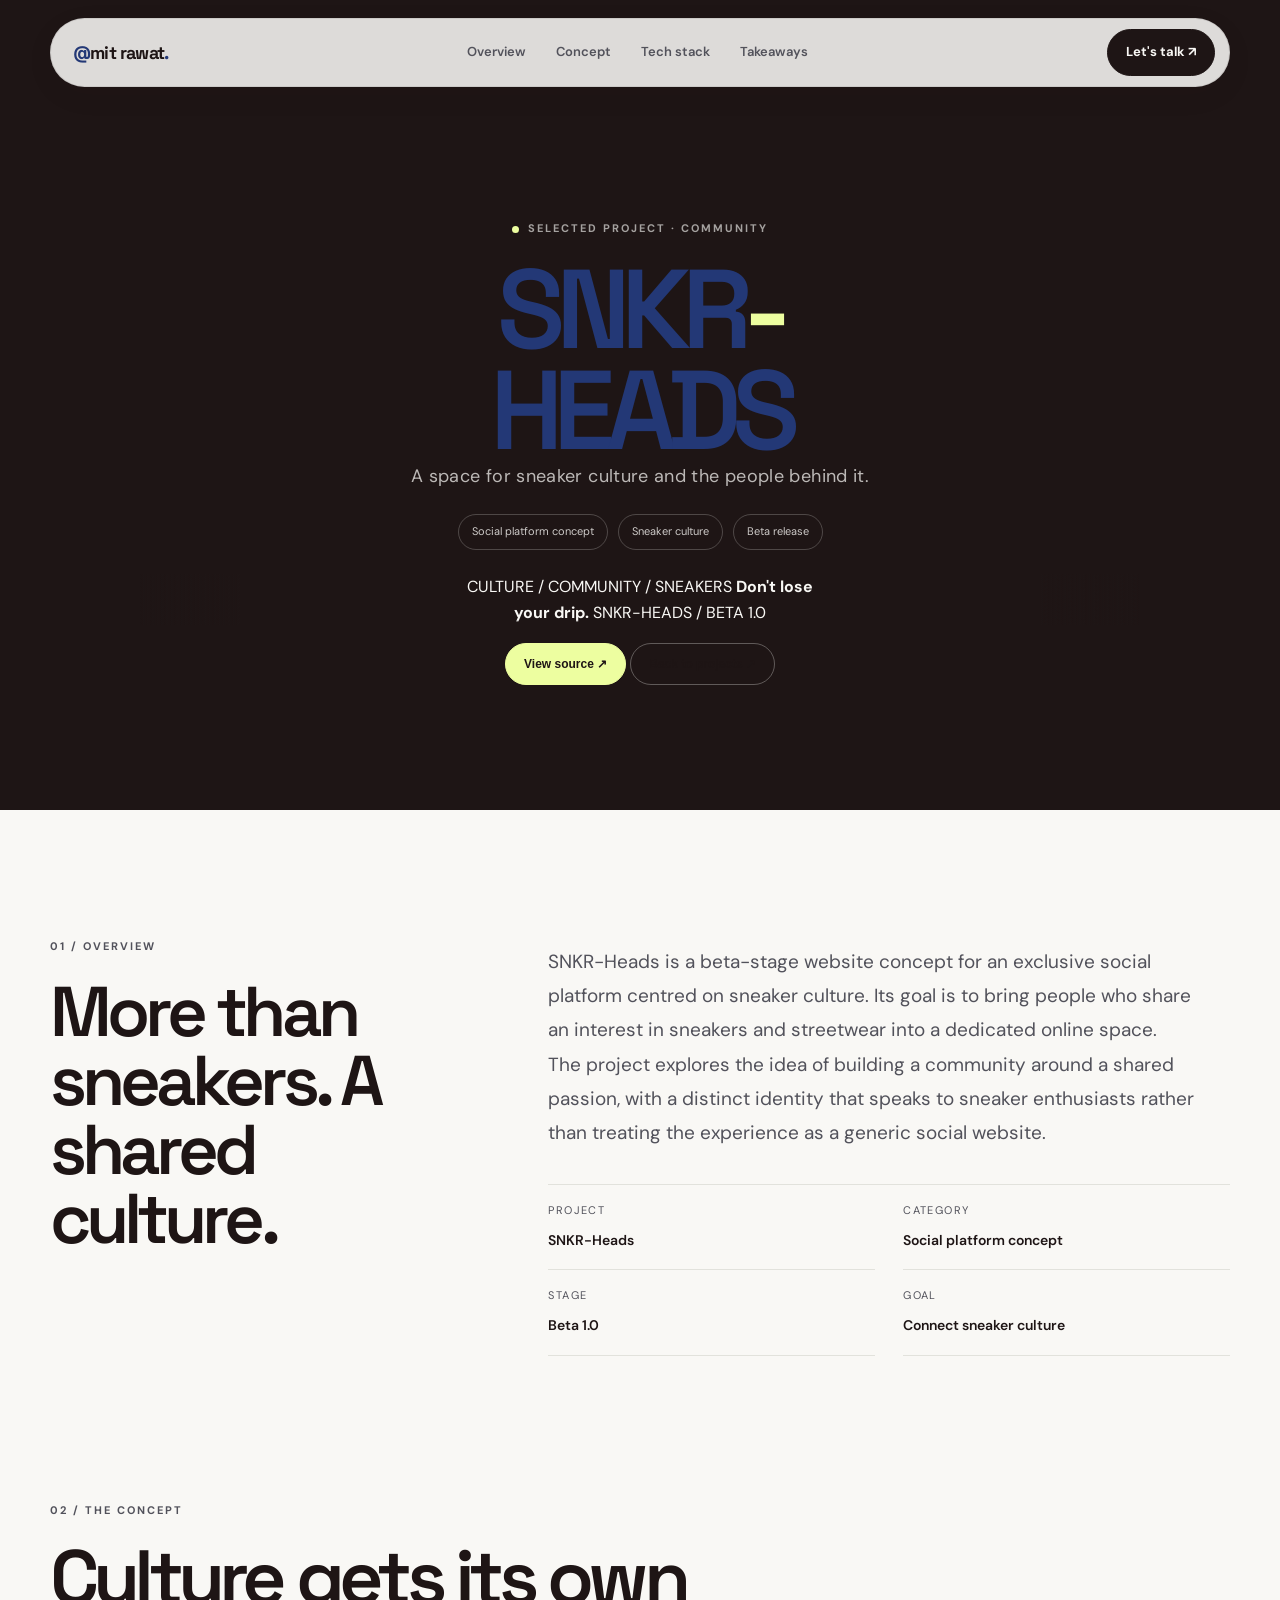
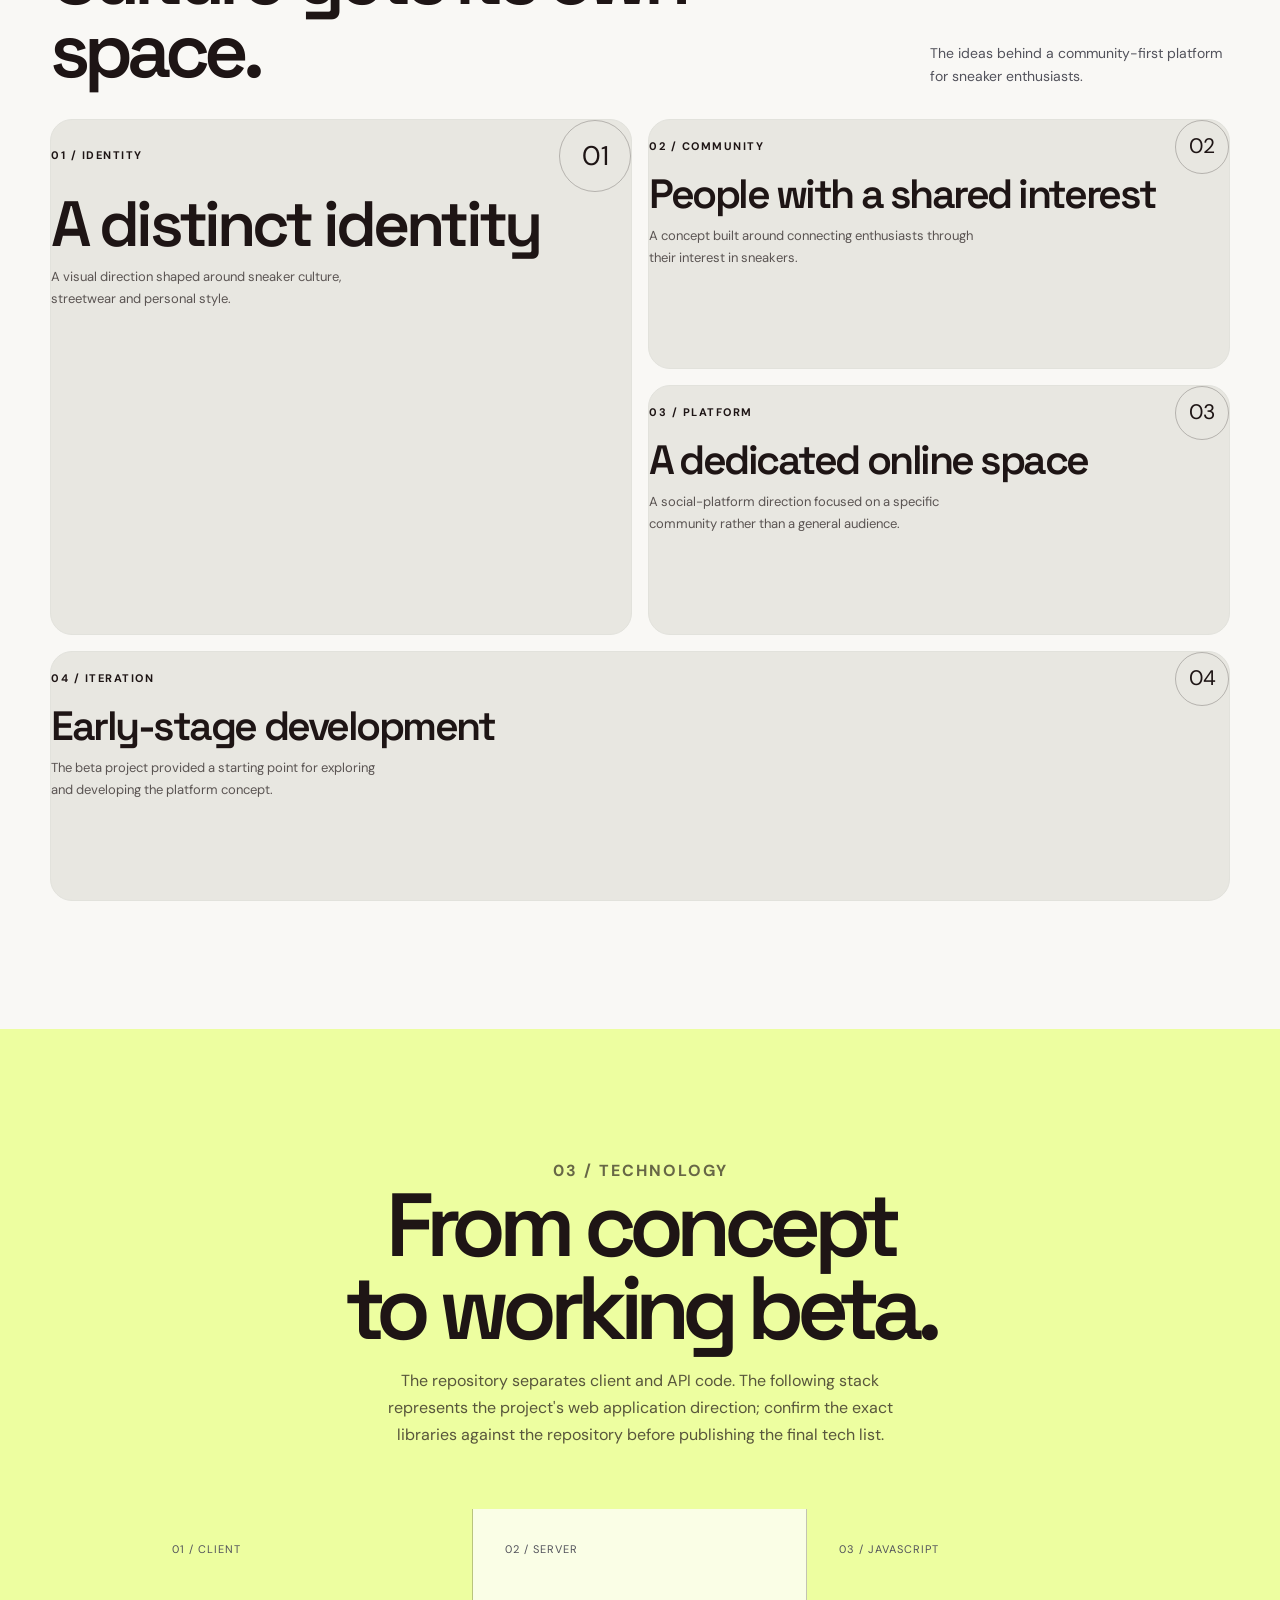
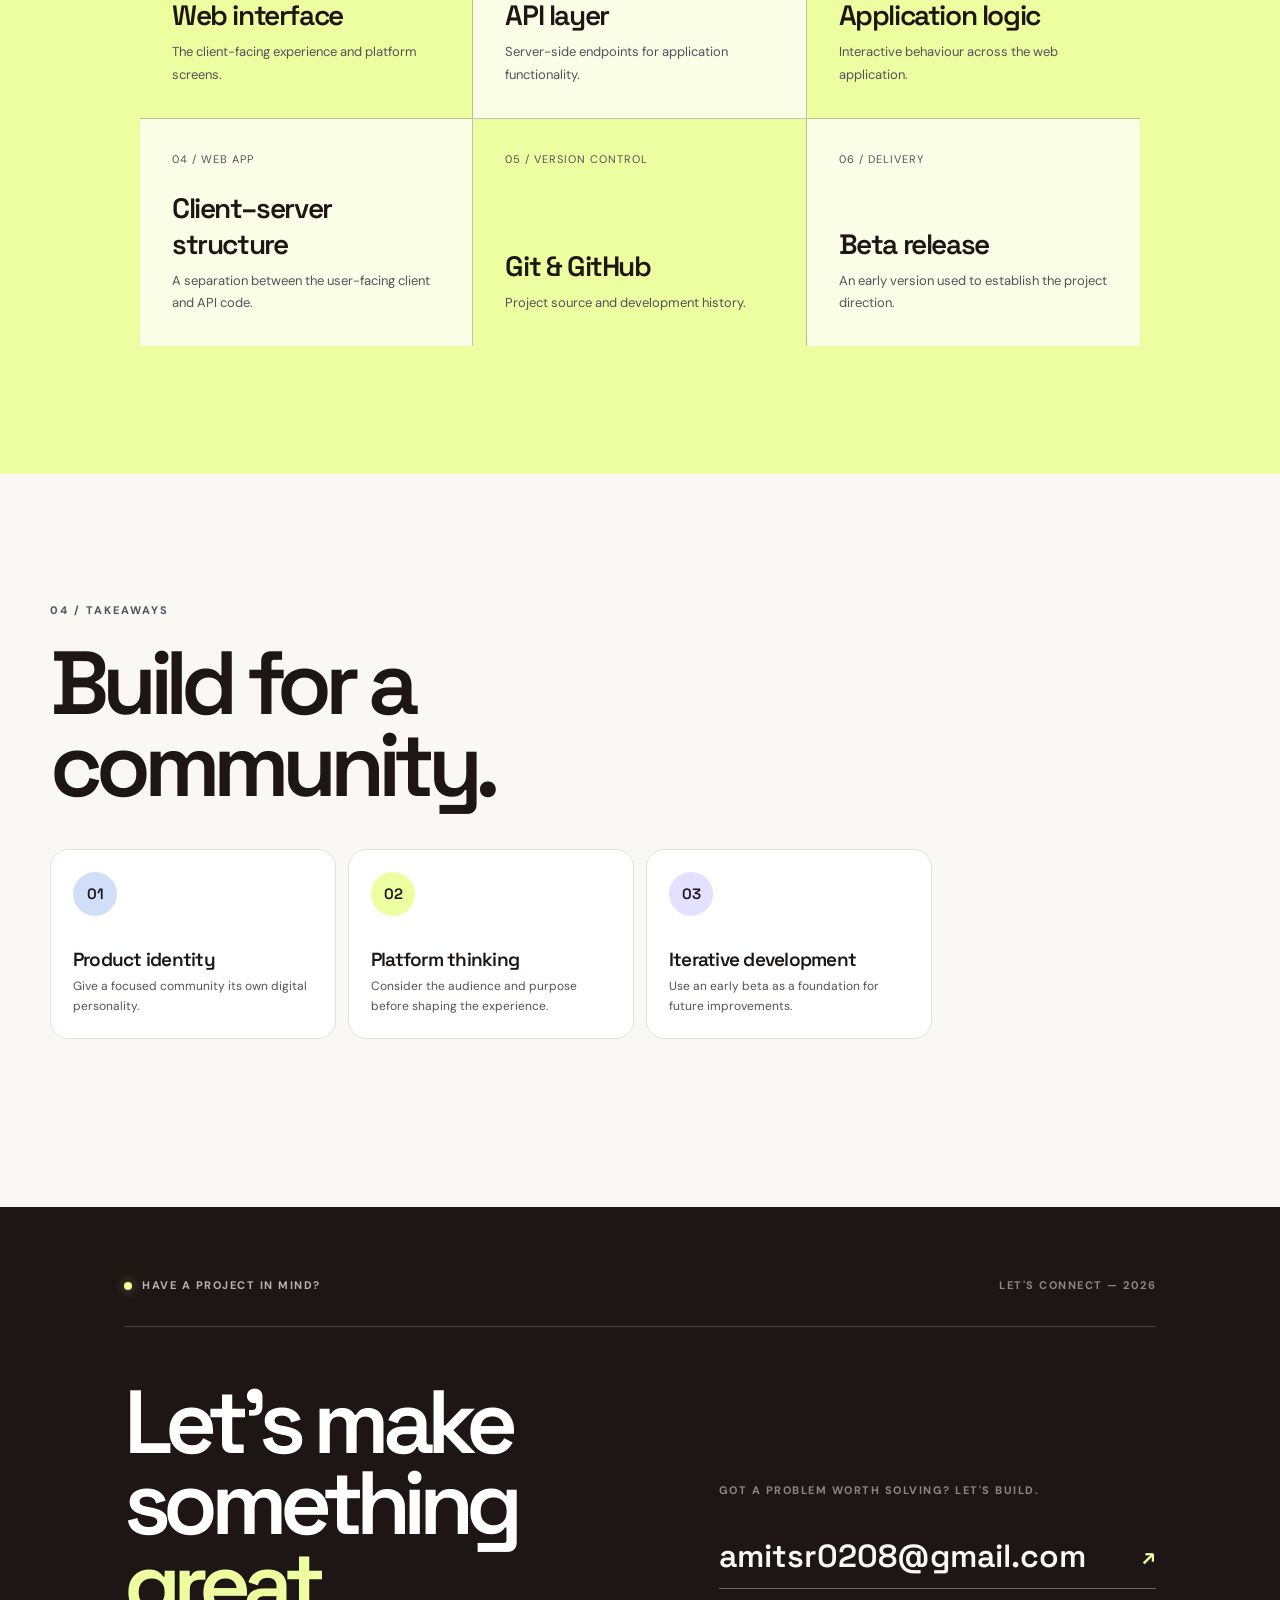
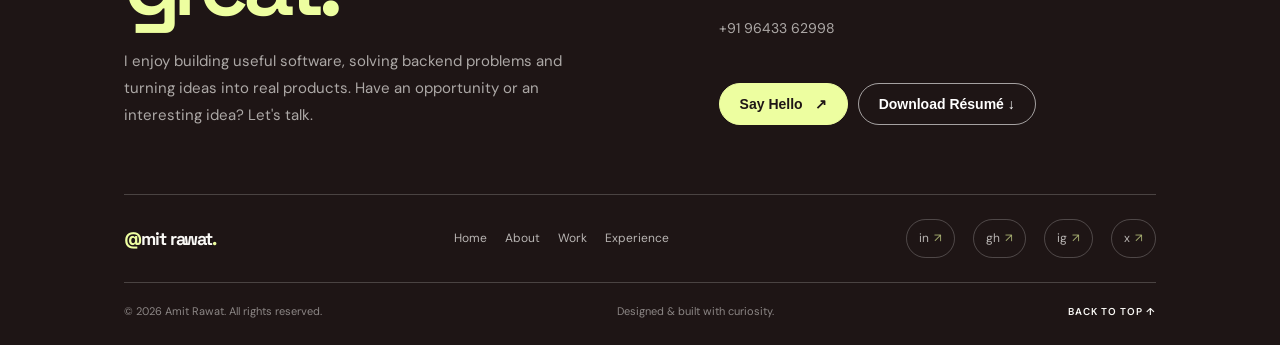
<file: projects/snkrsHead.html>
<!DOCTYPE html>
<html lang="en">
<head>
  <meta charset="UTF-8" />
  <meta name="viewport" content="width=device-width, initial-scale=1.0" />
  <meta name="description" content="SNKR-Heads — a beta concept for an exclusive sneaker-culture social platform." />
  <title>SNKR-Heads — Amit Rawat</title>

  <link rel="preconnect" href="https://fonts.googleapis.com" />
  <link rel="preconnect" href="https://fonts.gstatic.com" crossorigin />
  <link href="https://fonts.googleapis.com/css2?family=DM+Sans:wght@400;500;600;700&family=Space+Grotesk:wght@400;500;600;700&display=swap" rel="stylesheet" />
  <link rel="stylesheet" href="../styles.css" />
  <link rel="stylesheet" href="projects.css" />
</head>
<body id="top">
  <header class="site-nav">
    <a class="brand" href="../index.html"><span class="brand-mark">@</span>mit rawat<span class="brand-mark">.</span></a>
    <nav class="nav-links" id="nav-links">
      <a href="#overview">Overview</a>
      <a href="#gallery">Concept</a>
      <a href="#process">Tech stack</a>
      <a href="#team">Takeaways</a>
    </nav>
    <a class="nav-cta" href="mailto:amitsr0208@gmail.com">Let's talk ↗</a>
    <button class="menu-toggle" id="menu-toggle" aria-label="Open navigation" aria-expanded="false" aria-controls="nav-links">☰</button>
  </header>

  <main>
    <section class="hero">
      <div class="hero-inner">
        <p class="eyebrow"><span class="eyebrow-dot"></span> Selected project · Community</p>
        <h1>SNKR<span>-</span><br />HEADS</h1>
        <p class="hero-subtitle">A space for sneaker culture and the people behind it.</p>
        <div class="hero-meta">
          <span class="pill">Social platform concept</span>
          <span class="pill">Sneaker culture</span>
          <span class="pill">Beta release</span>
        </div>
        <div class="hero-visual project-visual">
          <div class="visual-placeholder snkr-visual">
            <span class="visual-kicker">CULTURE / COMMUNITY / SNEAKERS</span>
            <strong>Don't lose<br />your drip.</strong>
            <span class="visual-foot">SNKR-HEADS / BETA 1.0</span>
          </div>
        </div>
        <div class="project-actions">
          <a class="btn fill" href="https://github.com/Rookie0208/SNKR-Heads-beta1.0" target="_blank" rel="noopener noreferrer">View source ↗</a>
          <a class="btn resume-btn" href="../index.html#work">Back to projects ↗</a>
        </div>
      </div>
    </section>

    <section class="section" id="overview">
      <div class="container overview-grid">
        <div>
          <p class="section-label">01 / Overview</p>
          <h2 class="overview-title">More than sneakers. A shared culture.</h2>
        </div>
        <div class="overview-copy">
          <p>SNKR-Heads is a beta-stage website concept for an exclusive social platform centred on sneaker culture. Its goal is to bring people who share an interest in sneakers and streetwear into a dedicated online space.</p>
          <p>The project explores the idea of building a community around a shared passion, with a distinct identity that speaks to sneaker enthusiasts rather than treating the experience as a generic social website.</p>
          <div class="project-facts">
            <div class="fact"><span>Project</span><strong>SNKR-Heads</strong></div>
            <div class="fact"><span>Category</span><strong>Social platform concept</strong></div>
            <div class="fact"><span>Stage</span><strong>Beta 1.0</strong></div>
            <div class="fact"><span>Goal</span><strong>Connect sneaker culture</strong></div>
          </div>
        </div>
      </div>
    </section>

    <section class="section gallery-section" id="gallery">
      <div class="container">
        <div class="section-heading-row">
          <div><p class="section-label">02 / The concept</p><h2 class="section-heading">Culture gets its own space.</h2></div>
          <p class="section-note">The ideas behind a community-first platform for sneaker enthusiasts.</p>
        </div>
        <div class="gallery-grid">
          <article class="gallery-item"><div class="gallery-top"><span class="gallery-index">01 / Identity</span><span class="gallery-icon">01</span></div><div class="gallery-copy"><h3>A distinct identity</h3><p>A visual direction shaped around sneaker culture, streetwear and personal style.</p></div></article>
          <article class="gallery-item"><div class="gallery-top"><span class="gallery-index">02 / Community</span><span class="gallery-icon">02</span></div><div class="gallery-copy"><h3>People with a shared interest</h3><p>A concept built around connecting enthusiasts through their interest in sneakers.</p></div></article>
          <article class="gallery-item"><div class="gallery-top"><span class="gallery-index">03 / Platform</span><span class="gallery-icon">03</span></div><div class="gallery-copy"><h3>A dedicated online space</h3><p>A social-platform direction focused on a specific community rather than a general audience.</p></div></article>
          <article class="gallery-item"><div class="gallery-top"><span class="gallery-index">04 / Iteration</span><span class="gallery-icon">04</span></div><div class="gallery-copy"><h3>Early-stage development</h3><p>The beta project provided a starting point for exploring and developing the platform concept.</p></div></article>
        </div>
      </div>
    </section>

    <section class="section process-section" id="process">
      <div class="container">
        <div class="process-intro">
          <p class="section-label">03 / Technology</p>
          <h2>From concept<br />to working beta.</h2>
          <p>The repository separates client and API code. The following stack represents the project's web application direction; confirm the exact libraries against the repository before publishing the final tech list.</p>
        </div>
        <div class="tech-grid">
          <article class="tech-card"><span class="tech-number">01 / CLIENT</span><div><h3>Web interface</h3><p>The client-facing experience and platform screens.</p></div></article>
          <article class="tech-card"><span class="tech-number">02 / SERVER</span><div><h3>API layer</h3><p>Server-side endpoints for application functionality.</p></div></article>
          <article class="tech-card"><span class="tech-number">03 / JAVASCRIPT</span><div><h3>Application logic</h3><p>Interactive behaviour across the web application.</p></div></article>
          <article class="tech-card"><span class="tech-number">04 / WEB APP</span><div><h3>Client–server structure</h3><p>A separation between the user-facing client and API code.</p></div></article>
          <article class="tech-card"><span class="tech-number">05 / VERSION CONTROL</span><div><h3>Git & GitHub</h3><p>Project source and development history.</p></div></article>
          <article class="tech-card"><span class="tech-number">06 / DELIVERY</span><div><h3>Beta release</h3><p>An early version used to establish the project direction.</p></div></article>
        </div>
      </div>
    </section>

    <section class="section team-section" id="team">
      <div class="container">
        <div class="team-heading"><div><p class="section-label">04 / Takeaways</p><h2>Build for a community.</h2></div></div>
        <div class="team-grid">
          <article class="team-card"><div class="team-avatar">01</div><div><h3>Product identity</h3><p>Give a focused community its own digital personality.</p></div></article>
          <article class="team-card"><div class="team-avatar">02</div><div><h3>Platform thinking</h3><p>Consider the audience and purpose before shaping the experience.</p></div></article>
          <article class="team-card"><div class="team-avatar">03</div><div><h3>Iterative development</h3><p>Use an early beta as a foundation for future improvements.</p></div></article>
        </div>
      </div>
    </section>
  </main>

   <footer class="contact" id="contact">
        <div class="wrap contact-main">
            <div class="contact-top">
                <span class="contact-eyebrow">
                    <span class="status-dot"></span>
                    HAVE A PROJECT IN MIND?
                </span>
                <span class="contact-index">LET'S CONNECT — 2026</span>
            </div>

            <div class="contact-content">
                <div class="contact-heading">
                    <h2>Let's make<br>something <span>great.</span></h2>
                    <p>
                        I enjoy building useful software, solving backend
                        problems and turning ideas into real products.
                        Have an opportunity or an interesting idea?
                        Let's talk.
                    </p>
                </div>

                <div class="contact-side">
                    <span class="contact-label">Got a problem worth solving? Let's BUILD.</span>

                    <a class="contact-email" href="mailto:amitsr0208@gmail.com?subject=Let's%20Connect">
                        amitsr0208@gmail.com
                        <span class="contact-arrow">↗</span>
                    </a>

                    <a class="contact-phone" href="tel:+919643362998">
                        +91 96433 62998
                    </a>

                    <div class="contact-actions">
                        <a class="btn fill" href="mailto:amitsr0208@gmail.com?subject=Let's%20Connect">
                            Say Hello <span>↗</span>
                        </a>

                        <a class="btn resume-btn" href="./resume/amitResume2026.pdf" download>
                            Download Résumé ↓
                        </a>
                    </div>
                </div>
            </div>

            <div class="contact-bottom">
                <a class="footer-brand" href="#">
                    <span>@</span>mit rawat<span class="brand-period">.</span>
                </a>

                <div class="footer-nav">
                    <a href="index.html">Home</a>
                    <a href="about.html">About</a>
                    <a href="work.html">Work</a>
                    <a href="experience.html">Experience</a>
                </div>

                <div class="footer-socials">
                    <a href="https://www.linkedin.com/in/amit-rawat-47713020" target="_blank" rel="noopener noreferrer"
                        aria-label="LinkedIn">in <span>↗</span></a>

                    <a href="https://github.com/Rookie0208" target="_blank" rel="noopener noreferrer"
                        aria-label="GitHub">gh <span>↗</span></a>

                    <a href="https://www.instagram.com/amitrawat0208" target="_blank" rel="noopener noreferrer"
                        aria-label="Instagram">ig <span>↗</span></a>

                    <a href="https://x.com/AmitRawt1" target="_blank" rel="noopener noreferrer" aria-label="X">x
                        <span>↗</span></a>
                </div>
            </div>

            <div class="footer-legal">
                <span>© 2026 Amit Rawat. All rights reserved.</span>
                <span>Designed & built with curiosity.</span>
                <a href="#top" onclick="window.scrollTo({top: 0, behavior: 'smooth'}); return false;">
                    BACK TO TOP ↑
                </a>
            </div>
        </div>
    </footer>

  <script src="projects.js"></script>
</body>
</html>
</file>
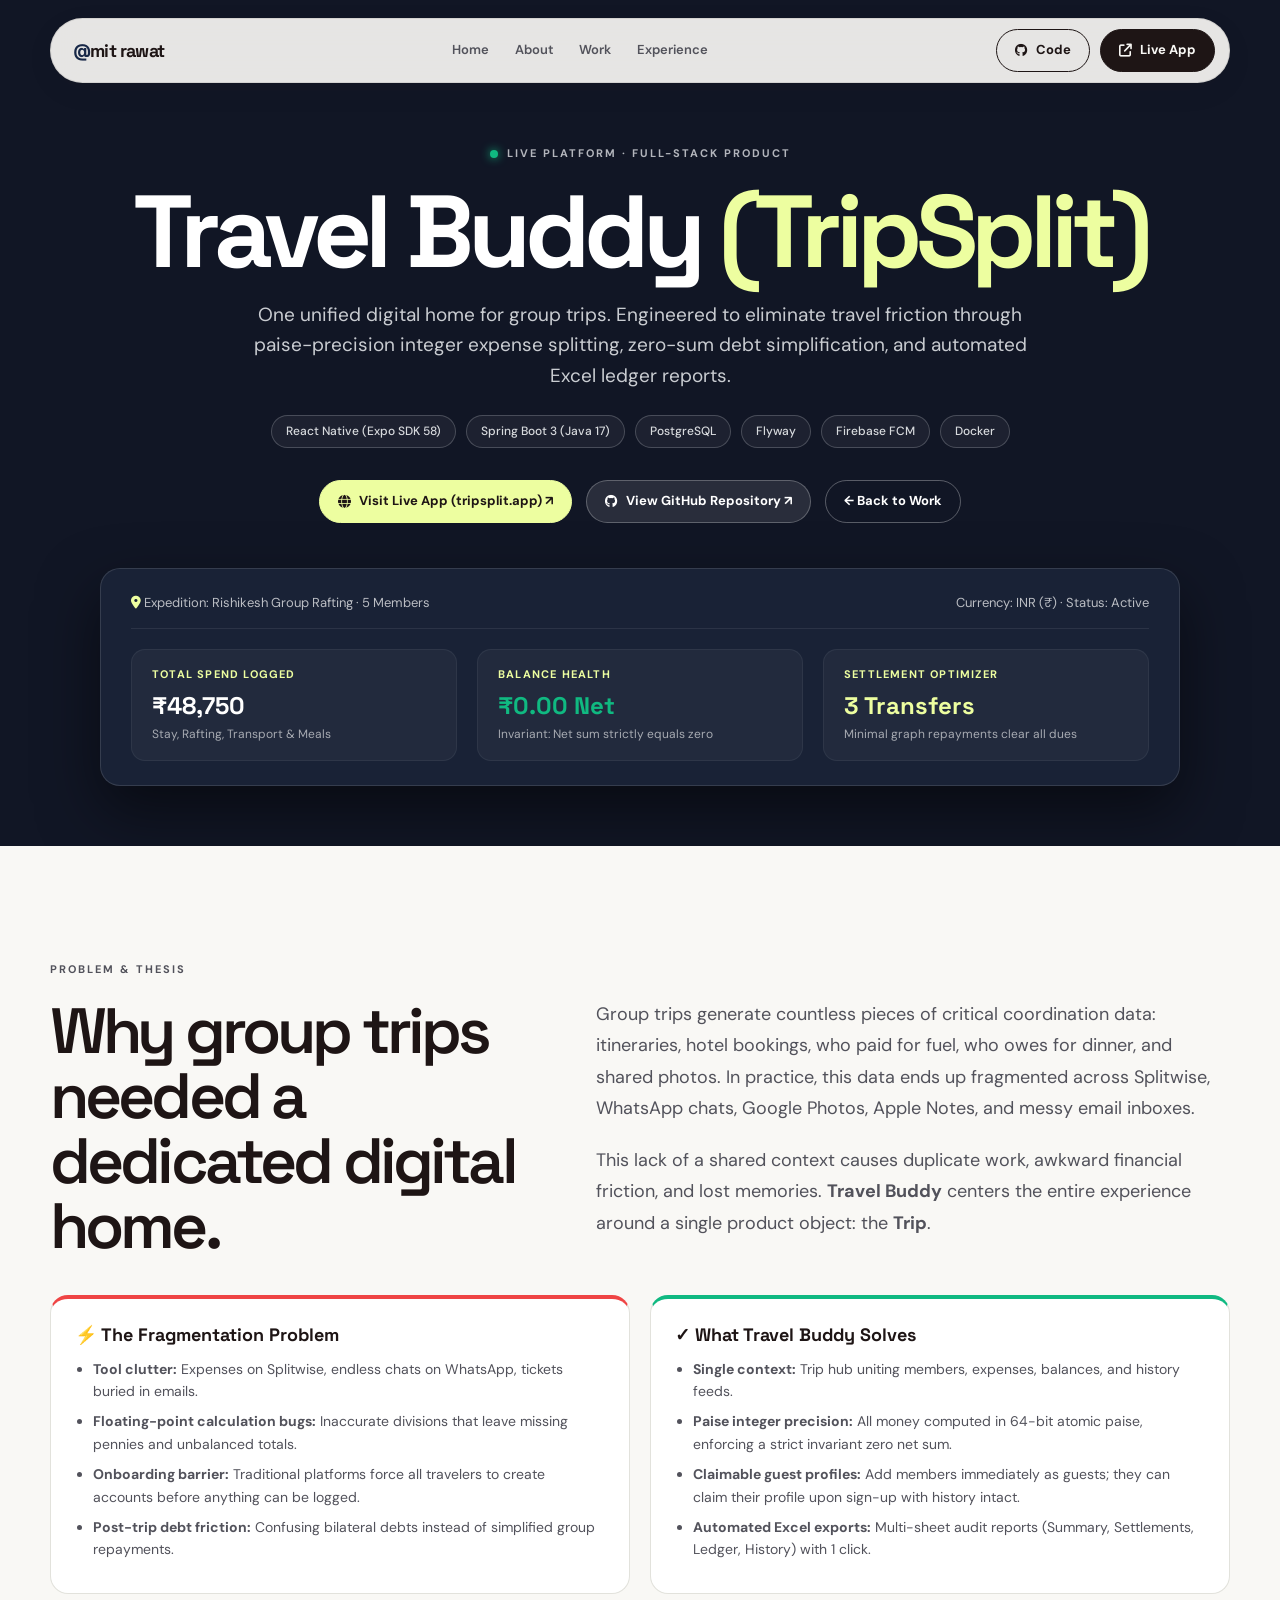
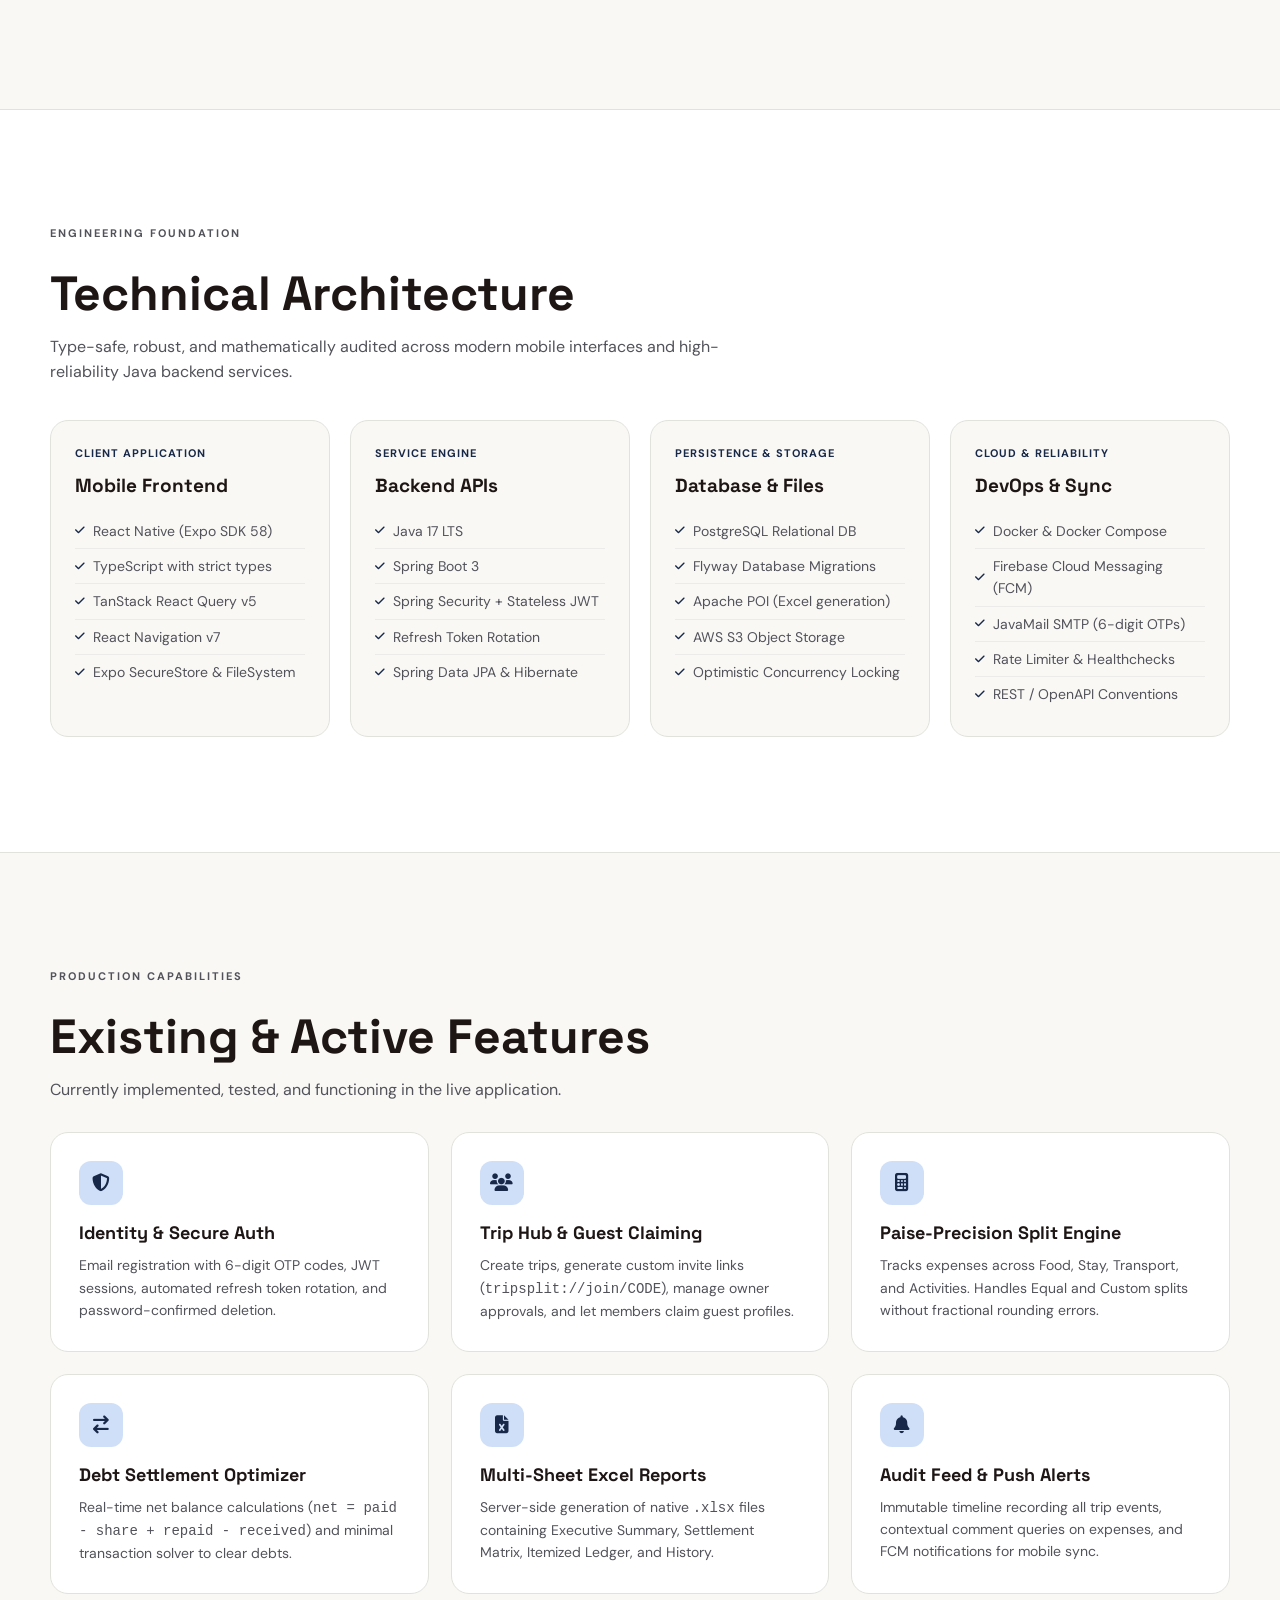
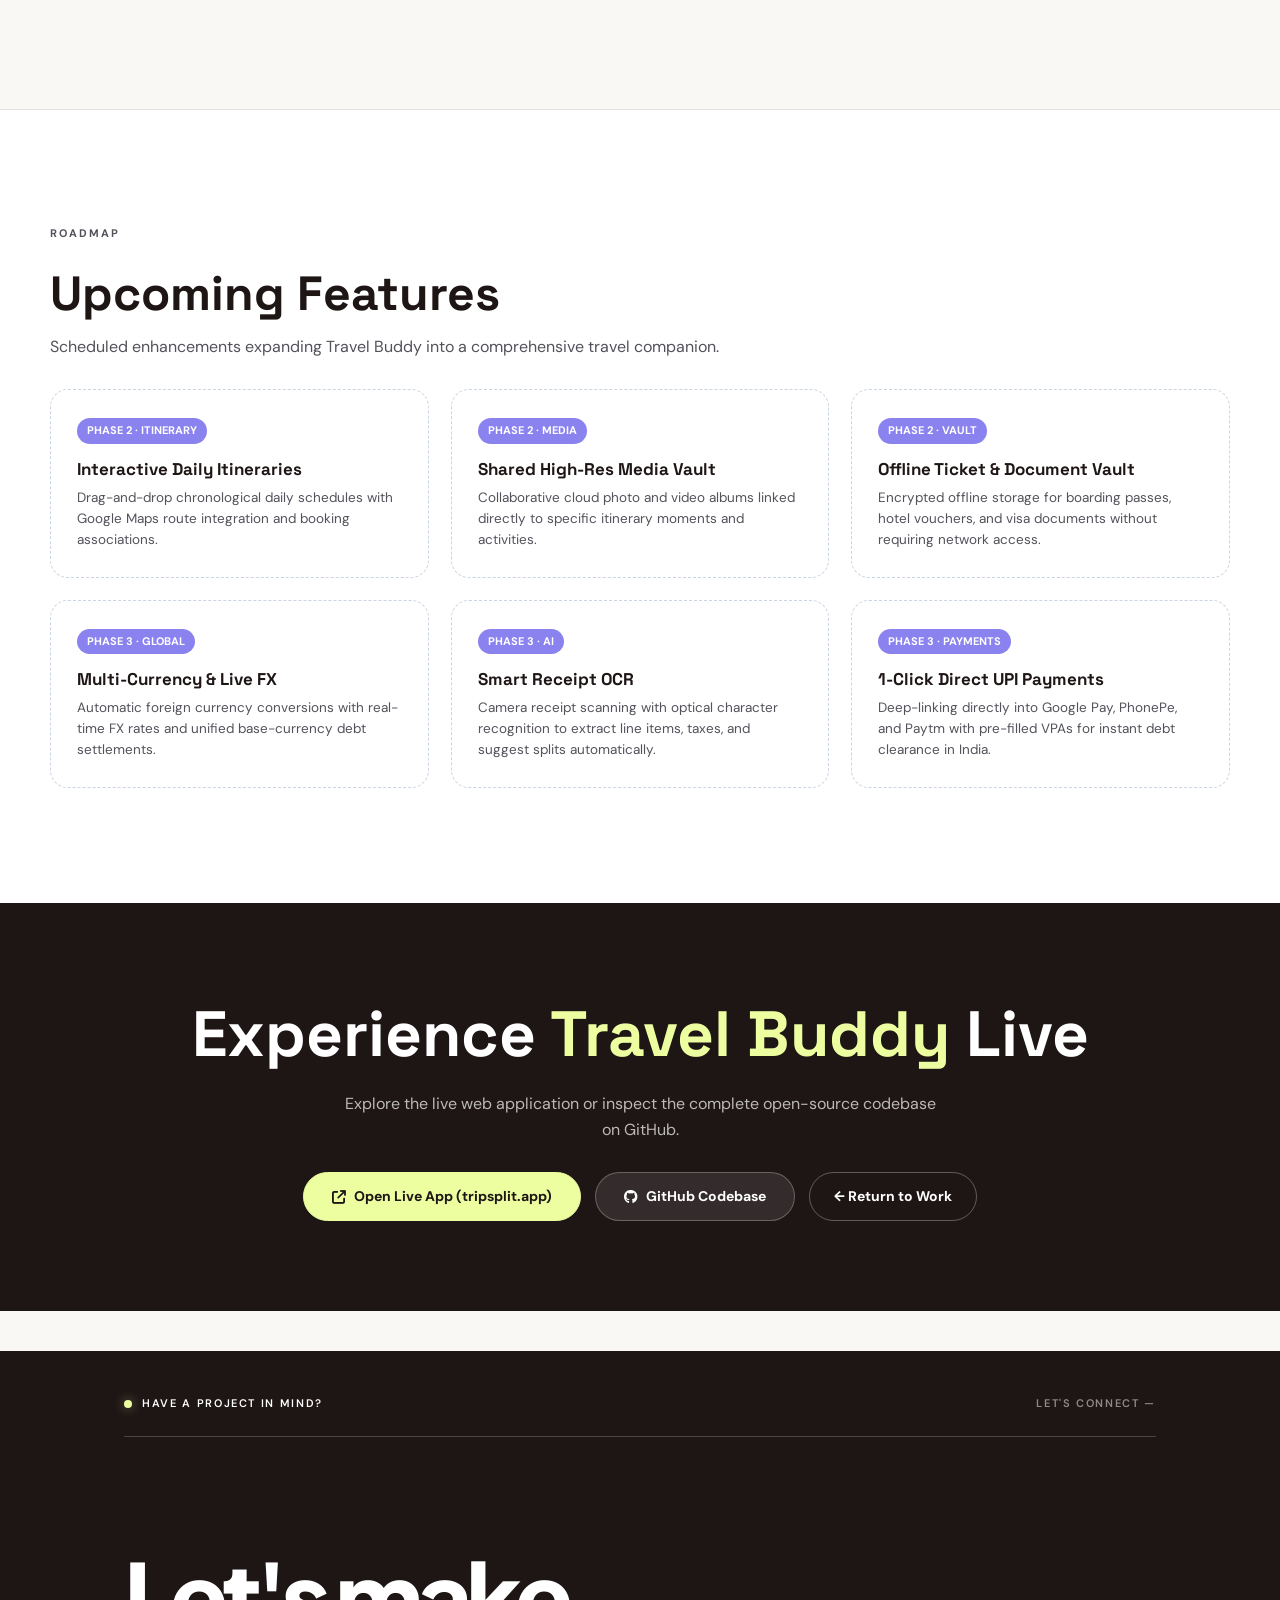
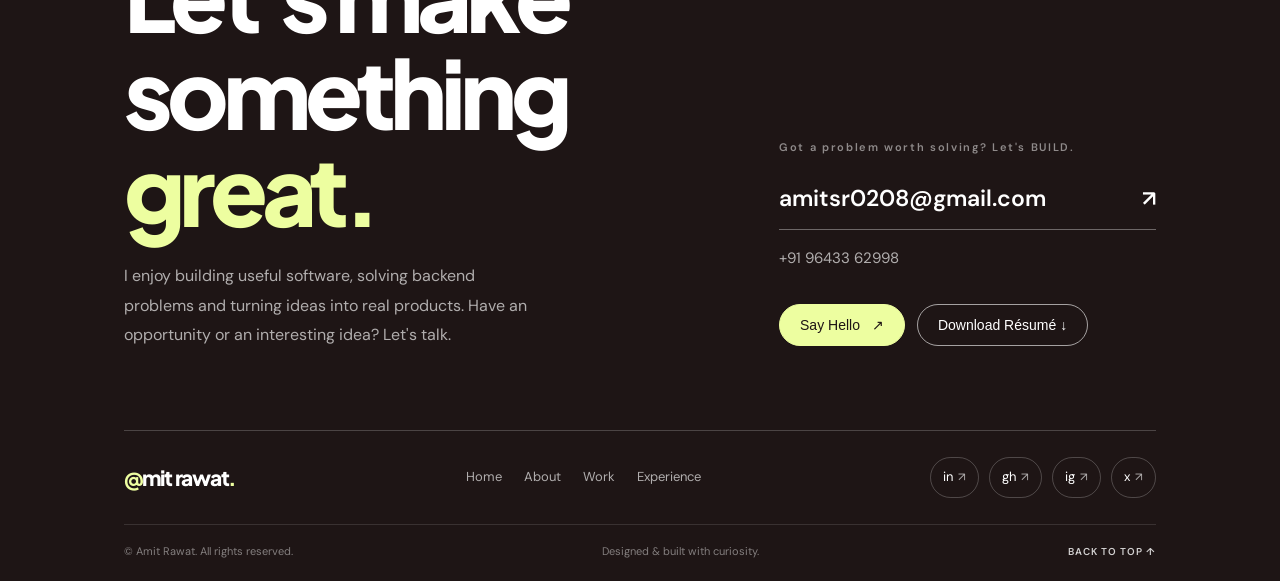
<file: projects/travelBuddy.html>
<!DOCTYPE html>
<html lang="en">

<head>
    <meta charset="UTF-8" />
    <meta name="viewport" content="width=device-width, initial-scale=1.0" />
    <meta name="description" content="Travel Buddy (TripSplit) — Full-stack collaborative trip management and expense splitting engine by Amit Rawat." />
    <title>Travel Buddy (TripSplit) — Amit Rawat</title>

    <link rel="preconnect" href="https://fonts.googleapis.com" />
    <link rel="preconnect" href="https://fonts.gstatic.com" crossorigin />
    <link
        href="https://fonts.googleapis.com/css2?family=DM+Sans:wght@400;500;600;700&family=Space+Grotesk:wght@400;500;600;700&family=Plus+Jakarta+Sans:wght@500;700;800&display=swap"
        rel="stylesheet" />
    <link rel="stylesheet" href="https://cdnjs.cloudflare.com/ajax/libs/font-awesome/6.5.2/css/all.min.css" />
    <link rel="stylesheet" href="../styles.css" />

    <style>
        :root {
            --bg: #f9f8f5;
            --ink: #1e1515;
            --navy: #182848;
            --mute: #52525b;
            --yellow: #edfea0;
            --blue: #d0dff8;
            --purple: #8982ef;
            --cyan: #00d2d3;
            --emerald: #10b981;
            --line: #e2e2dc;
            --card: #fff;
            --radius: 22px;
            --page-width: 1180px;
        }

        * {
            box-sizing: border-box;
        }

        html {
            scroll-behavior: smooth;
            scroll-padding-top: 100px;
        }

        body {
            margin: 0;
            background: var(--bg);
            color: var(--ink);
            font-family: "DM Sans", sans-serif;
            -webkit-font-smoothing: antialiased;
        }

        body, button, a {
            -webkit-tap-highlight-color: transparent;
        }

        a {
            color: inherit;
        }

        img {
            display: block;
            max-width: 100%;
        }

        ::selection {
            background: var(--yellow);
            color: var(--ink);
        }

        /* NAVIGATION */
        .site-nav {
            position: fixed;
            z-index: 100;
            top: 18px;
            left: 50%;
            transform: translateX(-50%);
            width: min(calc(100% - 36px), var(--page-width));
            min-height: 64px;
            padding: 10px 14px 10px 22px;
            display: flex;
            align-items: center;
            justify-content: space-between;
            gap: 20px;
            border: 1px solid rgba(30, 21, 21, .09);
            border-radius: 999px;
            background: rgba(249, 248, 245, .92);
            backdrop-filter: blur(16px);
            -webkit-backdrop-filter: blur(16px);
            box-shadow: 0 8px 30px rgba(30, 21, 21, .05);
        }

        .brand {
            text-decoration: none;
            font: 700 18px "Space Grotesk", sans-serif;
            letter-spacing: -.8px;
            white-space: nowrap;
        }

        .brand-mark {
            color: var(--navy);
        }

        .nav-links {
            display: flex;
            align-items: center;
            gap: clamp(14px, 2vw, 26px);
        }

        .nav-links a {
            position: relative;
            text-decoration: none;
            font-size: 13px;
            font-weight: 600;
            color: var(--mute);
            transition: color .2s ease;
        }

        .nav-links a::after {
            content: "";
            position: absolute;
            left: 0;
            right: 0;
            bottom: -6px;
            height: 2px;
            background: var(--ink);
            transform: scaleX(0);
            transform-origin: right;
            transition: transform .25s ease;
        }

        .nav-links a:hover {
            color: var(--ink);
        }

        .nav-links a:hover::after {
            transform: scaleX(1);
            transform-origin: left;
        }

        .nav-actions {
            display: flex;
            align-items: center;
            gap: 10px;
        }

        .button {
            display: inline-flex;
            align-items: center;
            justify-content: center;
            gap: 8px;
            border: 1px solid var(--ink);
            border-radius: 999px;
            padding: 10px 18px;
            background: var(--ink);
            color: var(--bg);
            text-decoration: none;
            font-size: 13px;
            font-weight: 700;
            white-space: nowrap;
            transition: transform .2s ease, background .2s ease, color .2s ease;
        }

        .button:hover {
            transform: translateY(-2px);
            background: var(--yellow);
            color: var(--ink);
        }

        .button-outline {
            background: transparent;
            color: var(--ink);
        }

        .button-outline:hover {
            background: var(--ink);
            color: var(--bg);
        }

        /* HERO */
        .hero {
            position: relative;
            min-height: 85svh;
            padding: 140px 24px 60px;
            display: flex;
            align-items: center;
            justify-content: center;
            overflow: hidden;
            background: #111625;
            color: #f8fafc;
        }

        .hero-inner {
            position: relative;
            z-index: 2;
            width: min(100%, 1080px);
            margin: 0 auto;
            text-align: center;
        }

        .eyebrow {
            display: inline-flex;
            align-items: center;
            gap: 9px;
            margin: 0 0 20px;
            color: rgba(248, 250, 252, 0.7);
            font-size: 11px;
            font-weight: 700;
            letter-spacing: 2px;
            text-transform: uppercase;
        }

        .eyebrow-dot {
            width: 8px;
            height: 8px;
            border-radius: 50%;
            background: var(--emerald);
            box-shadow: 0 0 10px var(--emerald);
        }

        .hero h1 {
            margin: 0;
            font: 700 clamp(3.2rem, 8vw, 6.5rem)/0.95 "Space Grotesk", sans-serif;
            letter-spacing: -0.06em;
            color: #fff;
        }

        .hero h1 span {
            color: var(--yellow);
        }

        .hero-subtitle {
            max-width: 820px;
            margin: 20px auto 0;
            color: rgba(248, 250, 252, 0.8);
            font-size: clamp(15px, 1.8vw, 19px);
            line-height: 1.6;
        }

        .hero-meta {
            margin-top: 24px;
            display: flex;
            justify-content: center;
            flex-wrap: wrap;
            gap: 10px;
        }

        .pill {
            padding: 6px 14px;
            border: 1px solid rgba(248, 250, 252, 0.2);
            border-radius: 999px;
            color: rgba(248, 250, 252, 0.85);
            font-size: 12px;
            font-weight: 500;
            background: rgba(255, 255, 255, 0.05);
        }

        .hero-actions {
            margin-top: 32px;
            display: flex;
            justify-content: center;
            gap: 14px;
            flex-wrap: wrap;
        }

        .btn-hero-primary {
            background: var(--yellow);
            color: var(--ink);
            border: 1px solid var(--yellow);
        }
        .btn-hero-primary:hover {
            background: #fff;
            color: var(--ink);
        }

        .btn-hero-gh {
            background: rgba(255, 255, 255, 0.1);
            color: #fff;
            border: 1px solid rgba(255, 255, 255, 0.25);
        }
        .btn-hero-gh:hover {
            background: #fff;
            color: var(--ink);
        }

        /* METRIC PREVIEW BOX IN HERO */
        .hero-dashboard-mockup {
            margin-top: 45px;
            background: #192236;
            border: 1px solid rgba(255, 255, 255, 0.12);
            border-radius: 20px;
            padding: 24px 30px;
            box-shadow: 0 25px 60px rgba(0, 0, 0, 0.5);
        }

        .mockup-header-row {
            display: flex;
            justify-content: space-between;
            align-items: center;
            border-bottom: 1px solid rgba(255, 255, 255, 0.08);
            padding-bottom: 14px;
            margin-bottom: 20px;
            font-size: 13px;
            color: rgba(255, 255, 255, 0.7);
        }

        .mockup-stats-grid {
            display: grid;
            grid-template-columns: repeat(3, 1fr);
            gap: 20px;
            text-align: left;
        }

        .mockup-stat-card {
            background: rgba(255, 255, 255, 0.04);
            border: 1px solid rgba(255, 255, 255, 0.06);
            border-radius: 14px;
            padding: 16px 20px;
        }

        .stat-label {
            font-size: 11px;
            text-transform: uppercase;
            letter-spacing: 1.2px;
            color: var(--yellow);
            font-weight: 700;
            margin-bottom: 6px;
        }

        .stat-value {
            font: 700 24px "Space Grotesk", sans-serif;
            color: #fff;
        }

        .stat-sub {
            font-size: 12px;
            color: rgba(255, 255, 255, 0.6);
            margin-top: 4px;
        }

        /* SHARED SECTIONS */
        .section {
            padding: clamp(70px, 9vw, 120px) 24px;
        }

        .container {
            width: min(100%, var(--page-width));
            margin: 0 auto;
        }

        .section-label {
            margin-bottom: 20px;
            color: var(--mute);
            font-size: 11px;
            font-weight: 700;
            letter-spacing: 2px;
            text-transform: uppercase;
        }

        /* OVERVIEW & PROBLEM */
        .overview-grid {
            display: grid;
            grid-template-columns: .85fr 1.15fr;
            gap: clamp(32px, 6vw, 90px);
            align-items: start;
        }

        .overview-title {
            margin: 0;
            font: 600 clamp(2.3rem, 5vw, 4.4rem)/1.02 "Space Grotesk", sans-serif;
            letter-spacing: -.06em;
        }

        .overview-copy p {
            color: var(--mute);
            font-size: clamp(16px, 1.5vw, 18px);
            line-height: 1.75;
            margin-bottom: 20px;
        }

        .ps-box-grid {
            display: grid;
            grid-template-columns: 1fr 1fr;
            gap: 20px;
            margin-top: 35px;
        }

        .ps-box {
            padding: 24px;
            border-radius: 18px;
            background: #fff;
            border: 1px solid var(--line);
        }
        .ps-box-problem {
            border-top: 4px solid #ef4444;
        }
        .ps-box-solution {
            border-top: 4px solid var(--emerald);
        }

        .ps-box h4 {
            margin: 0 0 12px 0;
            font: 700 18px "Space Grotesk", sans-serif;
        }

        .ps-box ul {
            padding-left: 18px;
            margin: 0;
            color: var(--mute);
            font-size: 14px;
            line-height: 1.6;
        }
        .ps-box ul li {
            margin-bottom: 8px;
        }

        /* TECH STACK GRID */
        .tech-section {
            background: #fff;
            border-top: 1px solid var(--line);
            border-bottom: 1px solid var(--line);
        }

        .tech-grid {
            display: grid;
            grid-template-columns: repeat(4, 1fr);
            gap: 20px;
            margin-top: 35px;
        }

        .tech-col {
            background: var(--bg);
            border: 1px solid var(--line);
            border-radius: 18px;
            padding: 24px;
        }

        .tech-col-tag {
            font-size: 11px;
            text-transform: uppercase;
            font-weight: 700;
            letter-spacing: 1px;
            color: var(--navy);
            margin-bottom: 10px;
            display: block;
        }

        .tech-col h4 {
            font: 700 19px "Space Grotesk", sans-serif;
            margin: 0 0 16px 0;
        }

        .tech-list {
            list-style: none;
            padding: 0;
            margin: 0;
            font-size: 14px;
            color: var(--mute);
        }

        .tech-list li {
            padding: 6px 0;
            border-bottom: 1px solid rgba(0, 0, 0, 0.05);
            display: flex;
            align-items: center;
            gap: 8px;
        }
        .tech-list li:last-child {
            border-bottom: none;
        }
        .tech-list li i {
            color: var(--navy);
            font-size: 11px;
        }

        /* FEATURES & ROADMAP */
        .features-grid {
            display: grid;
            grid-template-columns: repeat(3, 1fr);
            gap: 22px;
            margin-top: 30px;
        }

        .feature-card {
            background: #fff;
            border: 1px solid var(--line);
            border-radius: 18px;
            padding: 28px;
            transition: transform .2s ease, box-shadow .2s ease;
        }
        .feature-card:hover {
            transform: translateY(-4px);
            box-shadow: 0 12px 30px rgba(0, 0, 0, 0.06);
        }

        .feature-icon {
            width: 44px;
            height: 44px;
            border-radius: 12px;
            background: var(--blue);
            color: var(--navy);
            display: flex;
            align-items: center;
            justify-content: center;
            font-size: 18px;
            margin-bottom: 16px;
        }

        .feature-card h3 {
            font: 700 18px "Space Grotesk", sans-serif;
            margin: 0 0 10px 0;
        }

        .feature-card p {
            color: var(--mute);
            font-size: 14px;
            line-height: 1.6;
            margin: 0;
        }

        .roadmap-card {
            background: #fff;
            border: 1px dashed #cbd5e1;
            border-radius: 18px;
            padding: 26px;
        }

        .roadmap-phase {
            display: inline-block;
            padding: 4px 10px;
            border-radius: 999px;
            font-size: 11px;
            font-weight: 700;
            text-transform: uppercase;
            background: var(--purple);
            color: #fff;
            margin-bottom: 14px;
        }

        .roadmap-card h3 {
            font: 700 17px "Space Grotesk", sans-serif;
            margin: 0 0 8px 0;
        }

        .roadmap-card p {
            color: var(--mute);
            font-size: 13.5px;
            line-height: 1.55;
            margin: 0;
        }

        /* BOTTOM CTA */
        .bottom-cta {
            background: var(--ink);
            color: #fff;
            text-align: center;
            padding: 90px 24px;
        }

        .bottom-cta h2 {
            font: 700 clamp(2.4rem, 5vw, 4rem) "Space Grotesk", sans-serif;
            margin: 0 0 16px 0;
        }
        .bottom-cta h2 span {
            color: var(--yellow);
        }

        .bottom-cta p {
            max-width: 600px;
            margin: 0 auto 30px auto;
            color: rgba(255, 255, 255, 0.7);
            font-size: 16px;
        }

        @media (max-width: 1024px) {
            .overview-grid { grid-template-columns: 1fr; }
            .tech-grid { grid-template-columns: repeat(2, 1fr); }
            .features-grid { grid-template-columns: repeat(2, 1fr); }
        }

        @media (max-width: 768px) {
            .site-nav { padding: 10px 16px; }
            .nav-links { display: none; }
            .tech-grid { grid-template-columns: 1fr; }
            .features-grid { grid-template-columns: 1fr; }
            .ps-box-grid { grid-template-columns: 1fr; }
            .mockup-stats-grid { grid-template-columns: 1fr; }
            .hero h1 { font-size: 2.8rem; }
        }
    </style>
</head>

<body>

    <!-- Site Nav -->
    <header class="site-nav">
        <a class="brand" href="../index.html">
            <span><span class="brand-mark">@</span>mit rawat</span>
        </a>

        <nav class="nav-links">
            <a href="../index.html">Home</a>
            <a href="../about.html">About</a>
            <a href="../work.html">Work</a>
            <a href="../experience.html">Experience</a>
        </nav>

        <div class="nav-actions">
            <a href="https://github.com/Rookie0208/travelBuddy" target="_blank" rel="noopener noreferrer" class="button button-outline">
                <i class="fa-brands fa-github"></i> Code
            </a>
            <a href="https://travelbuddy-mobile.vercel.app" target="_blank" rel="noopener noreferrer" class="button">
                <i class="fa-solid fa-arrow-up-right-from-square"></i> Live App
            </a>
        </div>
    </header>

    <main>
        <!-- Hero -->
        <section class="hero">
            <div class="hero-inner">
                <div class="eyebrow">
                    <span class="eyebrow-dot"></span>
                    Live Platform · Full-Stack Product
                </div>

                <h1>Travel Buddy <span>(TripSplit)</span></h1>
                
                <p class="hero-subtitle">
                    One unified digital home for group trips. Engineered to eliminate travel friction through 
                    paise-precision integer expense splitting, zero-sum debt simplification, and automated Excel ledger reports.
                </p>

                <div class="hero-meta">
                    <span class="pill">React Native (Expo SDK 58)</span>
                    <span class="pill">Spring Boot 3 (Java 17)</span>
                    <span class="pill">PostgreSQL</span>
                    <span class="pill">Flyway</span>
                    <span class="pill">Firebase FCM</span>
                    <span class="pill">Docker</span>
                </div>

                <div class="hero-actions">
                    <a href="https://tripsplit.app" target="_blank" rel="noopener noreferrer" class="button btn-hero-primary">
                        <i class="fa-solid fa-globe"></i> Visit Live App (tripsplit.app) ↗
                    </a>
                    <a href="https://github.com/Rookie0208/travelX" target="_blank" rel="noopener noreferrer" class="button btn-hero-gh">
                        <i class="fa-brands fa-github"></i> View GitHub Repository ↗
                    </a>
                    <a href="../work.html" class="button button-outline" style="color: #fff; border-color: rgba(255,255,255,0.3);">
                        ← Back to Work
                    </a>
                </div>

                <!-- Metrics Preview Mockup -->
                <div class="hero-dashboard-mockup">
                    <div class="mockup-header-row">
                        <div><i class="fa-solid fa-location-dot" style="color: var(--yellow);"></i> Expedition: Rishikesh Group Rafting · 5 Members</div>
                        <div>Currency: INR (₹) · Status: Active</div>
                    </div>
                    <div class="mockup-stats-grid">
                        <div class="mockup-stat-card">
                            <div class="stat-label">Total Spend Logged</div>
                            <div class="stat-value">₹48,750</div>
                            <div class="stat-sub">Stay, Rafting, Transport & Meals</div>
                        </div>
                        <div class="mockup-stat-card">
                            <div class="stat-label">Balance Health</div>
                            <div class="stat-value" style="color: var(--emerald);">₹0.00 Net</div>
                            <div class="stat-sub">Invariant: Net sum strictly equals zero</div>
                        </div>
                        <div class="mockup-stat-card">
                            <div class="stat-label">Settlement Optimizer</div>
                            <div class="stat-value" style="color: var(--yellow);">3 Transfers</div>
                            <div class="stat-sub">Minimal graph repayments clear all dues</div>
                        </div>
                    </div>
                </div>

            </div>
        </section>

        <!-- Overview & Problem Statement -->
        <section class="section">
            <div class="container">
                <div class="section-label">Problem & Thesis</div>

                <div class="overview-grid">
                    <div>
                        <h2 class="overview-title">Why group trips needed a dedicated digital home.</h2>
                    </div>

                    <div class="overview-copy">
                        <p>
                            Group trips generate countless pieces of critical coordination data: itineraries, hotel bookings, 
                            who paid for fuel, who owes for dinner, and shared photos. In practice, this data ends up fragmented 
                            across Splitwise, WhatsApp chats, Google Photos, Apple Notes, and messy email inboxes.
                        </p>
                        <p>
                            This lack of a shared context causes duplicate work, awkward financial friction, and lost memories. 
                            <strong>Travel Buddy</strong> centers the entire experience around a single product object: the <strong>Trip</strong>.
                        </p>
                    </div>
                </div>

                <div class="ps-box-grid">
                    <div class="ps-box ps-box-problem">
                        <h4>⚡ The Fragmentation Problem</h4>
                        <ul>
                            <li><strong>Tool clutter:</strong> Expenses on Splitwise, endless chats on WhatsApp, tickets buried in emails.</li>
                            <li><strong>Floating-point calculation bugs:</strong> Inaccurate divisions that leave missing pennies and unbalanced totals.</li>
                            <li><strong>Onboarding barrier:</strong> Traditional platforms force all travelers to create accounts before anything can be logged.</li>
                            <li><strong>Post-trip debt friction:</strong> Confusing bilateral debts instead of simplified group repayments.</li>
                        </ul>
                    </div>

                    <div class="ps-box ps-box-solution">
                        <h4>✓ What Travel Buddy Solves</h4>
                        <ul>
                            <li><strong>Single context:</strong> Trip hub uniting members, expenses, balances, and history feeds.</li>
                            <li><strong>Paise integer precision:</strong> All money computed in 64-bit atomic paise, enforcing a strict invariant zero net sum.</li>
                            <li><strong>Claimable guest profiles:</strong> Add members immediately as guests; they can claim their profile upon sign-up with history intact.</li>
                            <li><strong>Automated Excel exports:</strong> Multi-sheet audit reports (Summary, Settlements, Ledger, History) with 1 click.</li>
                        </ul>
                    </div>
                </div>

            </div>
        </section>

        <!-- Tech Stack -->
        <section class="section tech-section">
            <div class="container">
                <div class="section-label">Engineering Foundation</div>
                <h2 style="font: 700 clamp(2rem, 4vw, 3rem) 'Space Grotesk'; margin: 0 0 10px 0;">Technical Architecture</h2>
                <p style="color: var(--mute); max-width: 700px; font-size: 16px; margin: 0;">
                    Type-safe, robust, and mathematically audited across modern mobile interfaces and high-reliability Java backend services.
                </p>

                <div class="tech-grid">
                    <div class="tech-col">
                        <span class="tech-col-tag">Client Application</span>
                        <h4>Mobile Frontend</h4>
                        <ul class="tech-list">
                            <li><i class="fa-solid fa-check"></i> React Native (Expo SDK 58)</li>
                            <li><i class="fa-solid fa-check"></i> TypeScript with strict types</li>
                            <li><i class="fa-solid fa-check"></i> TanStack React Query v5</li>
                            <li><i class="fa-solid fa-check"></i> React Navigation v7</li>
                            <li><i class="fa-solid fa-check"></i> Expo SecureStore & FileSystem</li>
                        </ul>
                    </div>

                    <div class="tech-col">
                        <span class="tech-col-tag">Service Engine</span>
                        <h4>Backend APIs</h4>
                        <ul class="tech-list">
                            <li><i class="fa-solid fa-check"></i> Java 17 LTS</li>
                            <li><i class="fa-solid fa-check"></i> Spring Boot 3</li>
                            <li><i class="fa-solid fa-check"></i> Spring Security + Stateless JWT</li>
                            <li><i class="fa-solid fa-check"></i> Refresh Token Rotation</li>
                            <li><i class="fa-solid fa-check"></i> Spring Data JPA & Hibernate</li>
                        </ul>
                    </div>

                    <div class="tech-col">
                        <span class="tech-col-tag">Persistence & Storage</span>
                        <h4>Database & Files</h4>
                        <ul class="tech-list">
                            <li><i class="fa-solid fa-check"></i> PostgreSQL Relational DB</li>
                            <li><i class="fa-solid fa-check"></i> Flyway Database Migrations</li>
                            <li><i class="fa-solid fa-check"></i> Apache POI (Excel generation)</li>
                            <li><i class="fa-solid fa-check"></i> AWS S3 Object Storage</li>
                            <li><i class="fa-solid fa-check"></i> Optimistic Concurrency Locking</li>
                        </ul>
                    </div>

                    <div class="tech-col">
                        <span class="tech-col-tag">Cloud & Reliability</span>
                        <h4>DevOps & Sync</h4>
                        <ul class="tech-list">
                            <li><i class="fa-solid fa-check"></i> Docker & Docker Compose</li>
                            <li><i class="fa-solid fa-check"></i> Firebase Cloud Messaging (FCM)</li>
                            <li><i class="fa-solid fa-check"></i> JavaMail SMTP (6-digit OTPs)</li>
                            <li><i class="fa-solid fa-check"></i> Rate Limiter & Healthchecks</li>
                            <li><i class="fa-solid fa-check"></i> REST / OpenAPI Conventions</li>
                        </ul>
                    </div>
                </div>
            </div>
        </section>

        <!-- Existing Features -->
        <section class="section">
            <div class="container">
                <div class="section-label">Production Capabilities</div>
                <h2 style="font: 700 clamp(2rem, 4vw, 3rem) 'Space Grotesk'; margin: 0 0 10px 0;">Existing & Active Features</h2>
                <p style="color: var(--mute); max-width: 700px; font-size: 16px; margin: 0;">
                    Currently implemented, tested, and functioning in the live application.
                </p>

                <div class="features-grid">
                    <div class="feature-card">
                        <div class="feature-icon"><i class="fa-solid fa-shield-halved"></i></div>
                        <h3>Identity & Secure Auth</h3>
                        <p>Email registration with 6-digit OTP codes, JWT sessions, automated refresh token rotation, and password-confirmed deletion.</p>
                    </div>

                    <div class="feature-card">
                        <div class="feature-icon"><i class="fa-solid fa-users"></i></div>
                        <h3>Trip Hub & Guest Claiming</h3>
                        <p>Create trips, generate custom invite links (<code>tripsplit://join/CODE</code>), manage owner approvals, and let members claim guest profiles.</p>
                    </div>

                    <div class="feature-card">
                        <div class="feature-icon"><i class="fa-solid fa-calculator"></i></div>
                        <h3>Paise-Precision Split Engine</h3>
                        <p>Tracks expenses across Food, Stay, Transport, and Activities. Handles Equal and Custom splits without fractional rounding errors.</p>
                    </div>

                    <div class="feature-card">
                        <div class="feature-icon"><i class="fa-solid fa-arrow-right-arrow-left"></i></div>
                        <h3>Debt Settlement Optimizer</h3>
                        <p>Real-time net balance calculations (<code>net = paid - share + repaid - received</code>) and minimal transaction solver to clear debts.</p>
                    </div>

                    <div class="feature-card">
                        <div class="feature-icon"><i class="fa-solid fa-file-excel"></i></div>
                        <h3>Multi-Sheet Excel Reports</h3>
                        <p>Server-side generation of native <code>.xlsx</code> files containing Executive Summary, Settlement Matrix, Itemized Ledger, and History.</p>
                    </div>

                    <div class="feature-card">
                        <div class="feature-icon"><i class="fa-solid fa-bell"></i></div>
                        <h3>Audit Feed & Push Alerts</h3>
                        <p>Immutable timeline recording all trip events, contextual comment queries on expenses, and FCM notifications for mobile sync.</p>
                    </div>
                </div>
            </div>
        </section>

        <!-- Upcoming Features & Roadmap -->
        <section class="section" style="background: #fff; border-top: 1px solid var(--line);">
            <div class="container">
                <div class="section-label">Roadmap</div>
                <h2 style="font: 700 clamp(2rem, 4vw, 3rem) 'Space Grotesk'; margin: 0 0 10px 0;">Upcoming Features</h2>
                <p style="color: var(--mute); max-width: 700px; font-size: 16px; margin: 0;">
                    Scheduled enhancements expanding Travel Buddy into a comprehensive travel companion.
                </p>

                <div class="features-grid">
                    <div class="roadmap-card">
                        <span class="roadmap-phase">Phase 2 · Itinerary</span>
                        <h3>Interactive Daily Itineraries</h3>
                        <p>Drag-and-drop chronological daily schedules with Google Maps route integration and booking associations.</p>
                    </div>

                    <div class="roadmap-card">
                        <span class="roadmap-phase">Phase 2 · Media</span>
                        <h3>Shared High-Res Media Vault</h3>
                        <p>Collaborative cloud photo and video albums linked directly to specific itinerary moments and activities.</p>
                    </div>

                    <div class="roadmap-card">
                        <span class="roadmap-phase">Phase 2 · Vault</span>
                        <h3>Offline Ticket & Document Vault</h3>
                        <p>Encrypted offline storage for boarding passes, hotel vouchers, and visa documents without requiring network access.</p>
                    </div>

                    <div class="roadmap-card">
                        <span class="roadmap-phase">Phase 3 · Global</span>
                        <h3>Multi-Currency & Live FX</h3>
                        <p>Automatic foreign currency conversions with real-time FX rates and unified base-currency debt settlements.</p>
                    </div>

                    <div class="roadmap-card">
                        <span class="roadmap-phase">Phase 3 · AI</span>
                        <h3>Smart Receipt OCR</h3>
                        <p>Camera receipt scanning with optical character recognition to extract line items, taxes, and suggest splits automatically.</p>
                    </div>

                    <div class="roadmap-card">
                        <span class="roadmap-phase">Phase 3 · Payments</span>
                        <h3>1-Click Direct UPI Payments</h3>
                        <p>Deep-linking directly into Google Pay, PhonePe, and Paytm with pre-filled VPAs for instant debt clearance in India.</p>
                    </div>
                </div>
            </div>
        </section>

        <!-- Bottom CTA -->
        <section class="bottom-cta">
            <div class="container">
                <h2>Experience <span>Travel Buddy</span> Live</h2>
                <p>
                    Explore the live web application or inspect the complete open-source codebase on GitHub.
                </p>

                <div style="display: flex; justify-content: center; gap: 14px; flex-wrap: wrap;">
                    <a href="https://tripsplit.app" target="_blank" rel="noopener noreferrer" class="button btn-hero-primary" style="padding: 12px 28px; font-size: 14px;">
                        <i class="fa-solid fa-arrow-up-right-from-square"></i> Open Live App (tripsplit.app)
                    </a>
                    <a href="https://github.com/Rookie0208/travelX" target="_blank" rel="noopener noreferrer" class="button btn-hero-gh" style="padding: 12px 28px; font-size: 14px;">
                        <i class="fa-brands fa-github"></i> GitHub Codebase
                    </a>
                    <a href="../work.html" class="button button-outline" style="color: #fff; border-color: rgba(255,255,255,0.3); padding: 12px 24px; font-size: 14px;">
                        ← Return to Work
                    </a>
                </div>
            </div>
        </section>
    </main>

     <footer class="contact" id="contact">
        <div class="wrap contact-main">

            <div class="contact-top">
                <span class="contact-eyebrow">
                    <span class="status-dot"></span>
                    HAVE A PROJECT IN MIND?
                </span>
                <span class="contact-index">LET'S CONNECT — <span id="year"></span></span>
            </div>

            <div class="contact-content">

                <div class="contact-heading">
                    <h2>Let's make<br />something <span>great.</span></h2>
                    <p>
                        I enjoy building useful software, solving backend problems and
                        turning ideas into real products. Have an opportunity or an
                        interesting idea? Let's talk.
                    </p>
                </div>

                <div class="contact-side">
                    <span class="contact-label">Got a problem worth solving? Let's BUILD.</span>

                    <a class="contact-email" href="mailto:amitsr0208@gmail.com?subject=Let's%20Connect">
                        amitsr0208@gmail.com
                        <span class="contact-arrow">↗</span>
                    </a>

                    <a class="contact-phone" href="tel:+919643362998">
                        +91 96433 62998
                    </a>

                    <div class="contact-actions">
                        <a class="btn fill" href="mailto:amitsr0208@gmail.com?subject=Let's%20Connect">
                            Say Hello <span>↗</span>
                        </a>

                        <a class="btn resume-btn" href="./resume/amitResume2026.pdf" download>
                            Download Résumé ↓
                        </a>
                    </div>
                </div>

            </div>

            <div class="contact-bottom">

                <a class="footer-brand" href="#top">
                    <span>@</span>mit rawat<span class="brand-period">.</span>
                </a>

                <div class="footer-nav">
                    <a href="./index.html">Home</a>
                    <a href="./about.html">About</a>
                    <a href="./work.html">Work</a>
                    <a href="./experience.html">Experience</a>
                </div>

                <div class="footer-socials">
                    <a href="https://www.linkedin.com/in/amit-rawat-47713020" target="_blank" rel="noopener noreferrer"
                        aria-label="LinkedIn">
                        in <span>↗</span>
                    </a>
                    <a href="https://github.com/Rookie0208" target="_blank" rel="noopener noreferrer"
                        aria-label="GitHub">
                        gh <span>↗</span>
                    </a>
                    <a href="https://www.instagram.com/amitrawat0208" target="_blank" rel="noopener noreferrer"
                        aria-label="Instagram">
                        ig <span>↗</span>
                    </a>
                    <a href="https://x.com/AmitRawt1" target="_blank" rel="noopener noreferrer" aria-label="X">
                        x <span>↗</span>
                    </a>
                </div>

            </div>

            <div class="footer-legal">
                <span>© <span id="copyright-year"></span> Amit Rawat. All rights reserved.</span>
                <span>Designed &amp; built with curiosity.</span>
                <a href="#top">BACK TO TOP ↑</a>
            </div>

        </div>
    </footer>

</body>
</html>
</file>
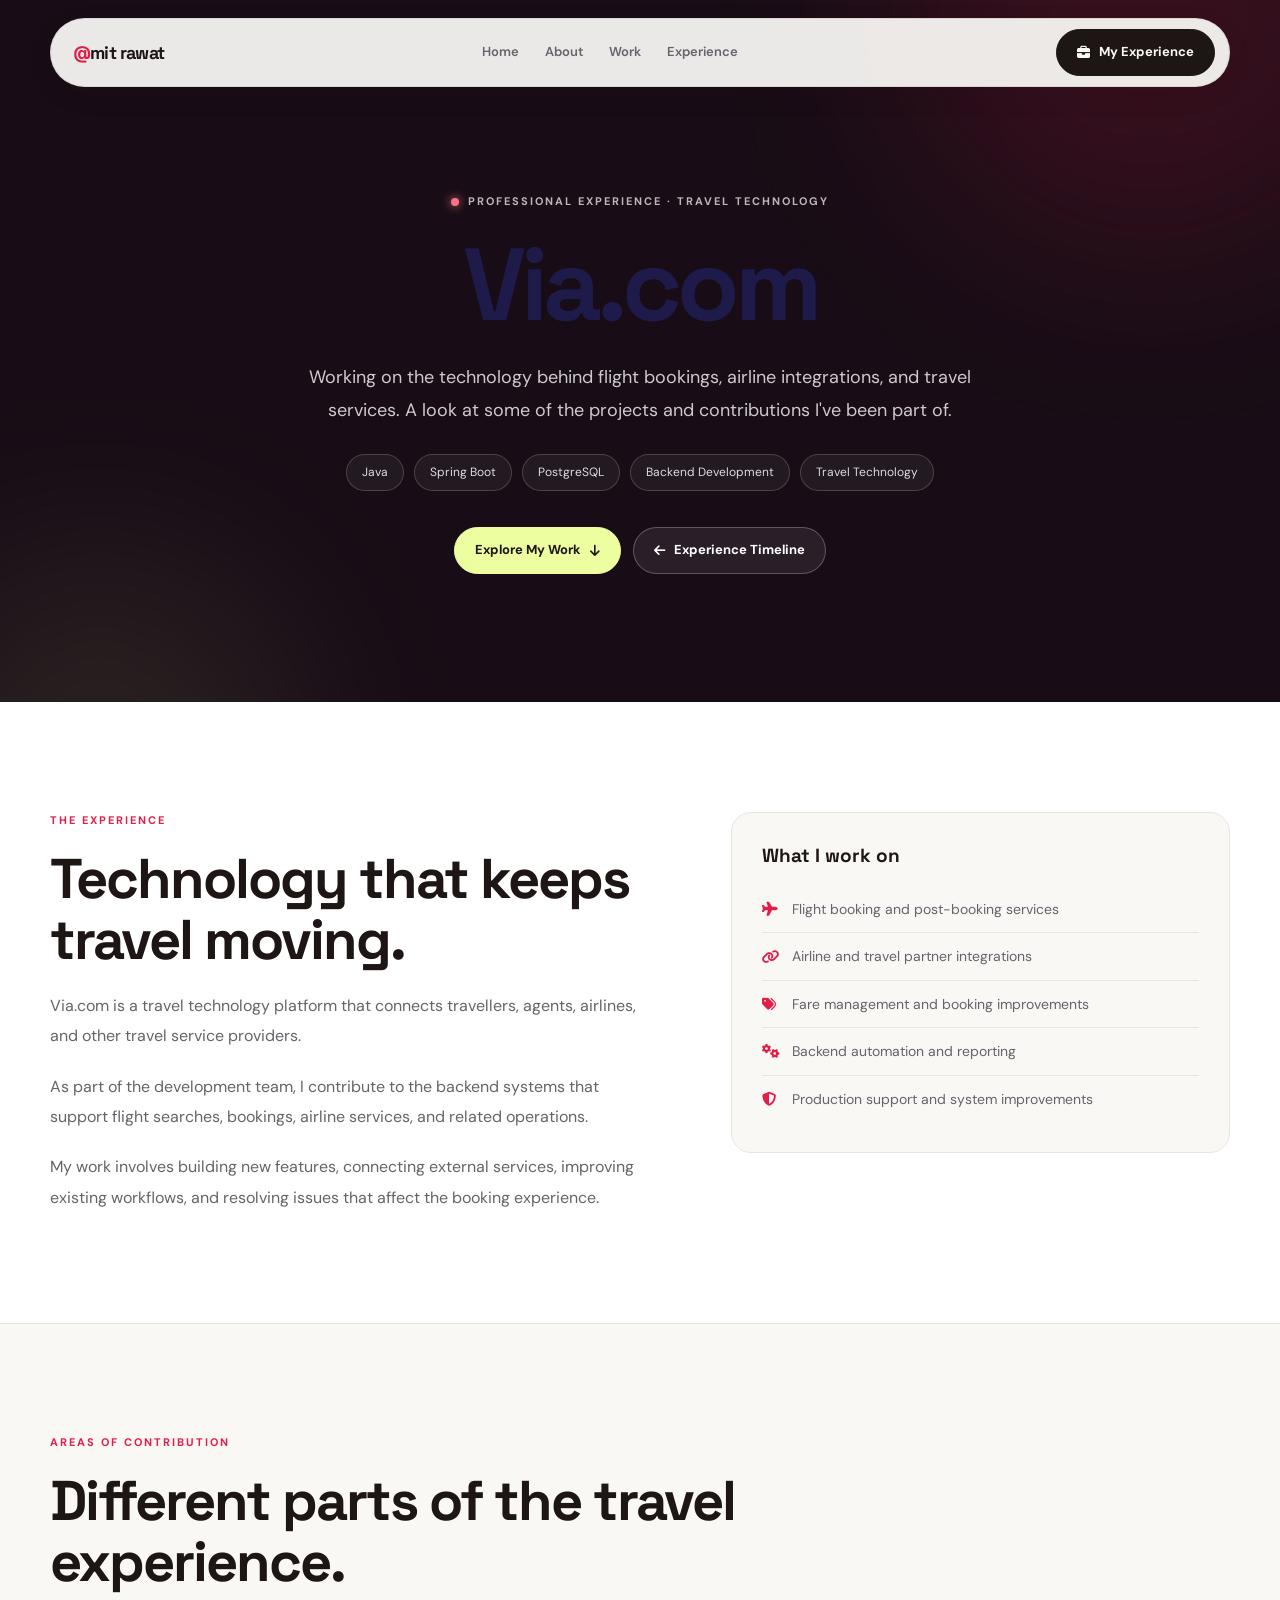
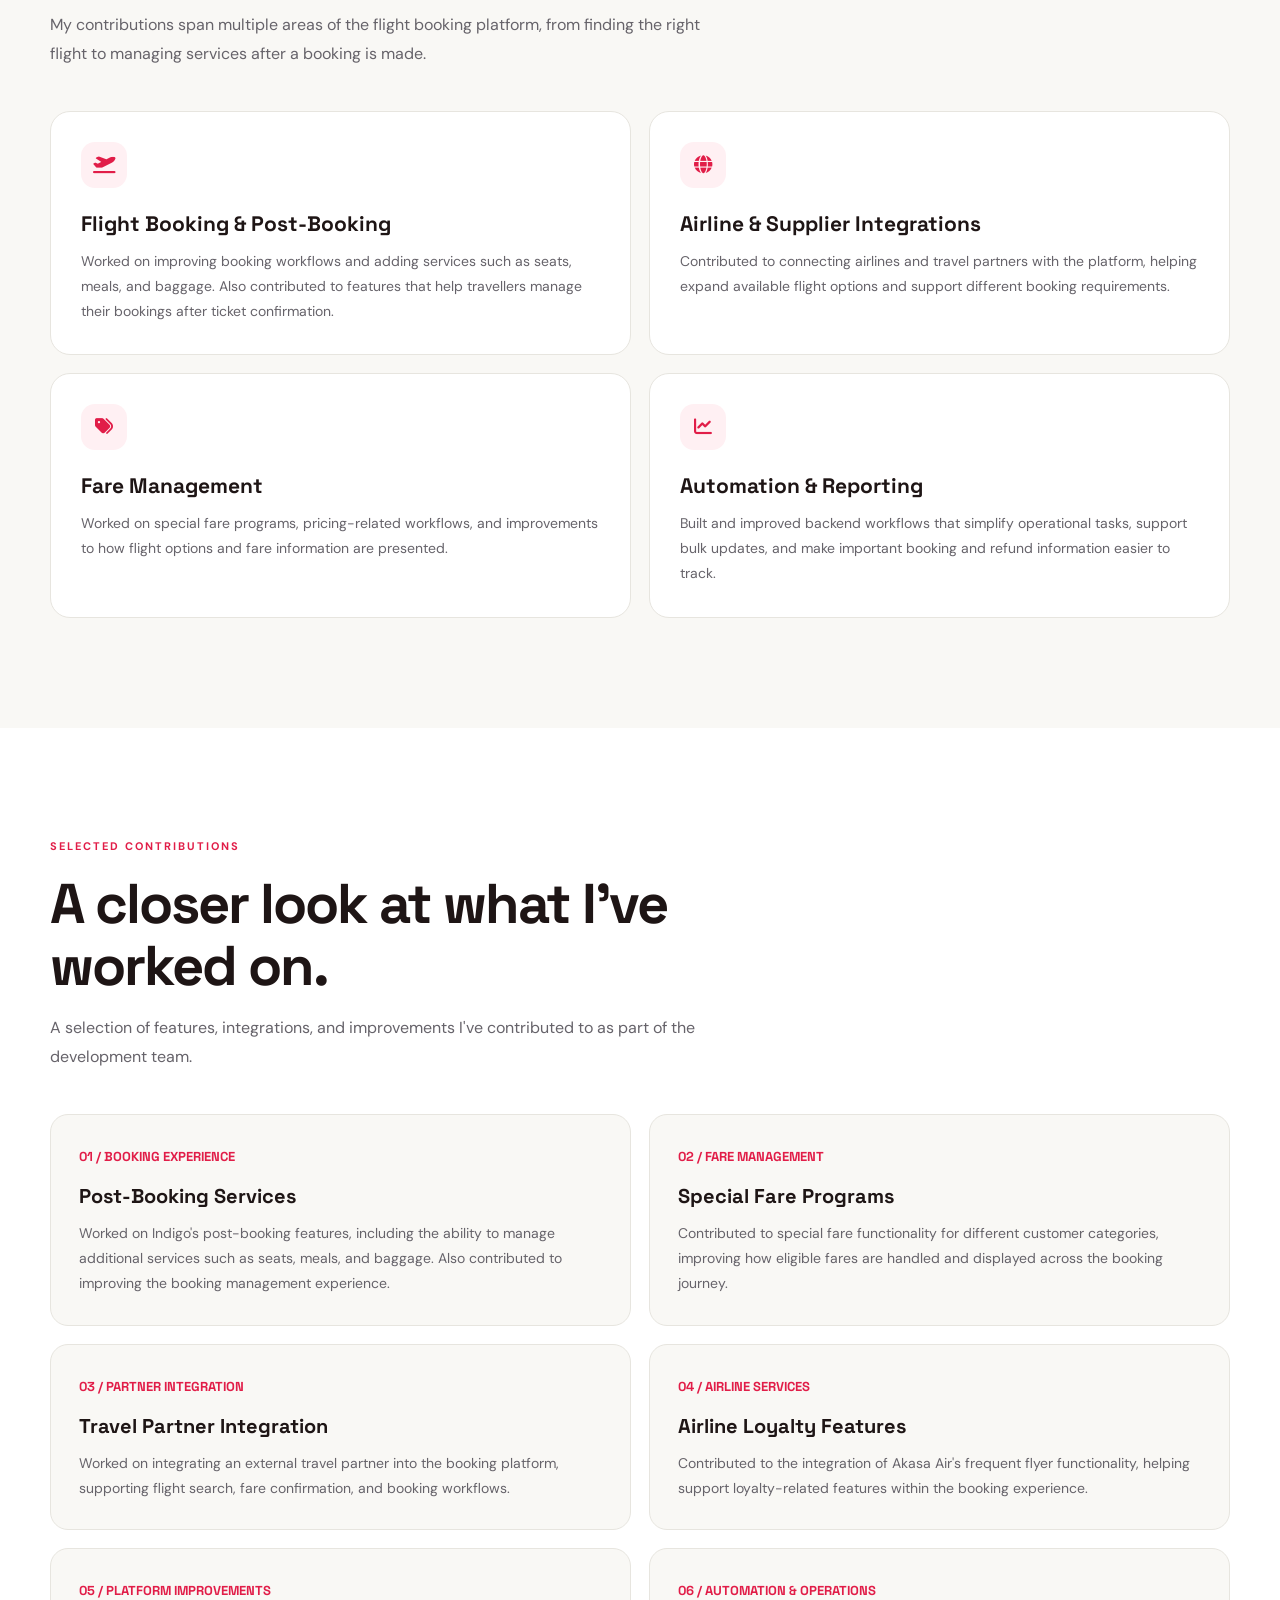
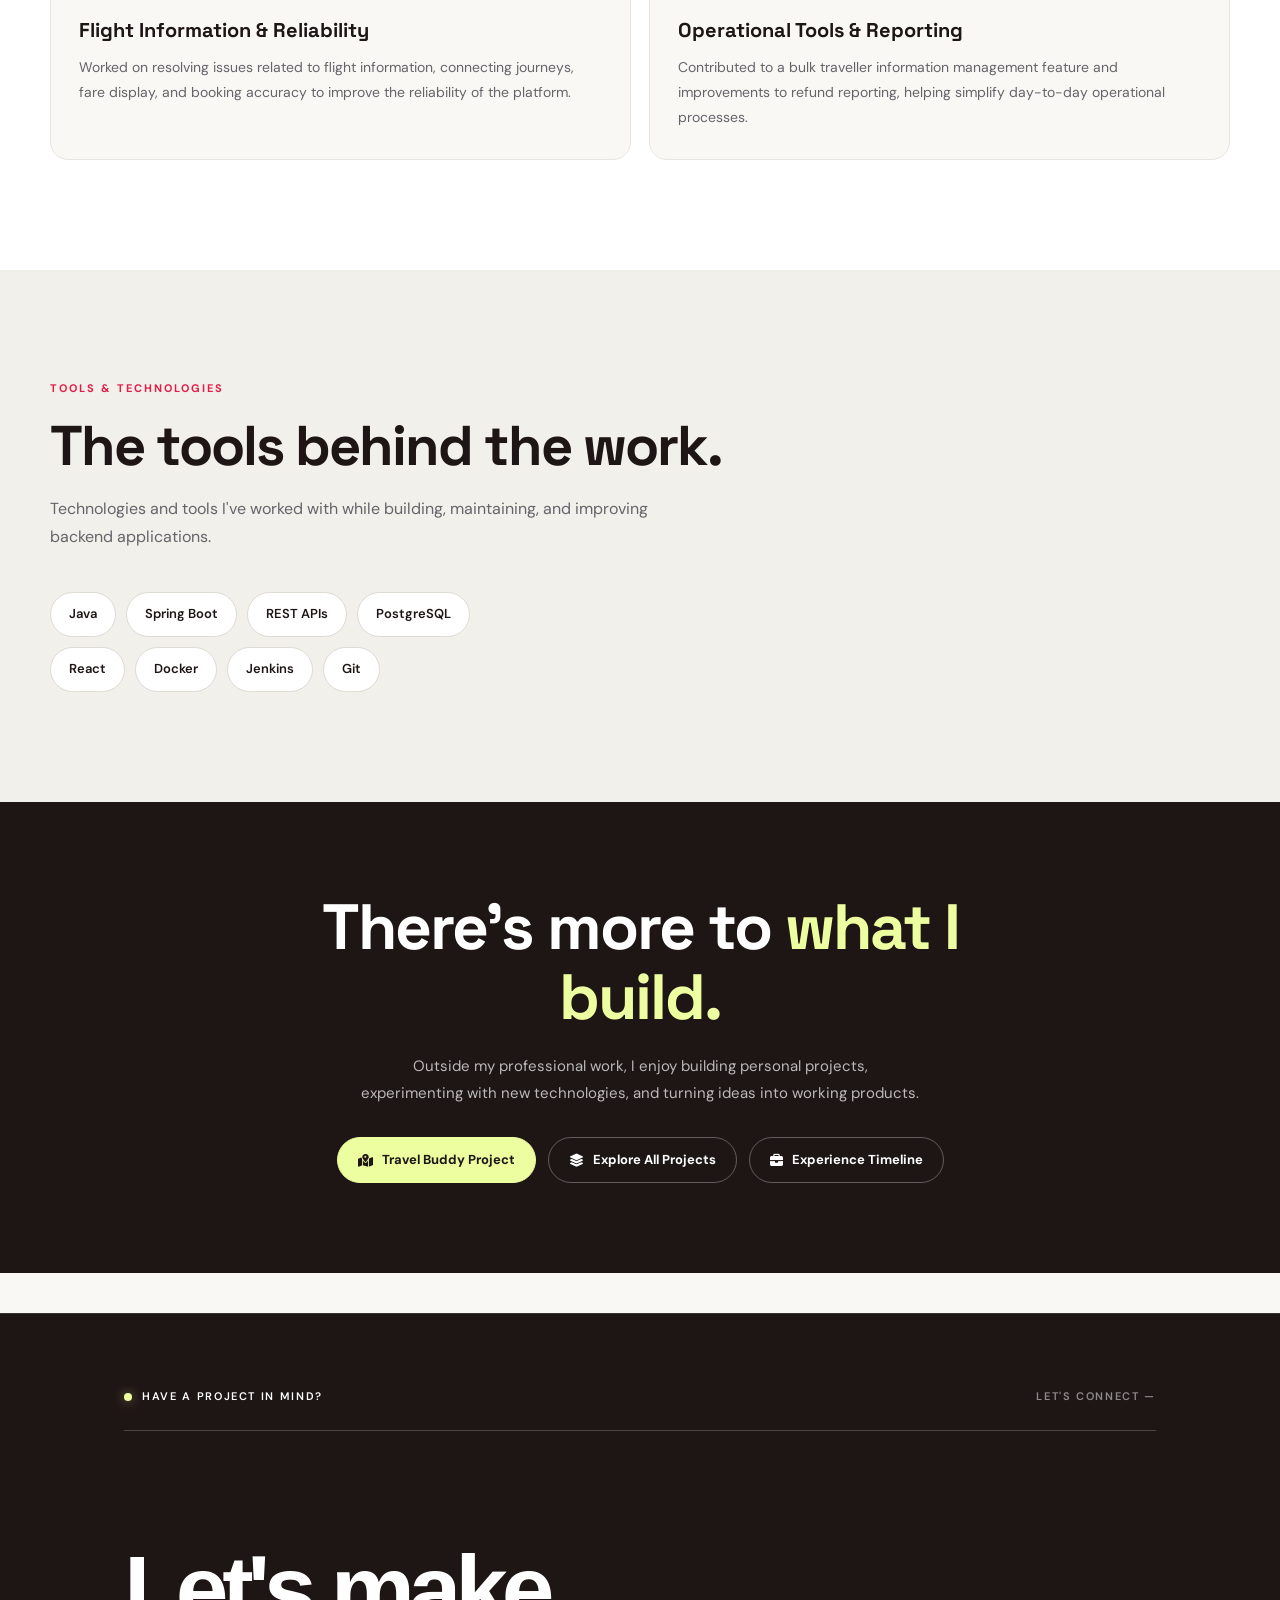
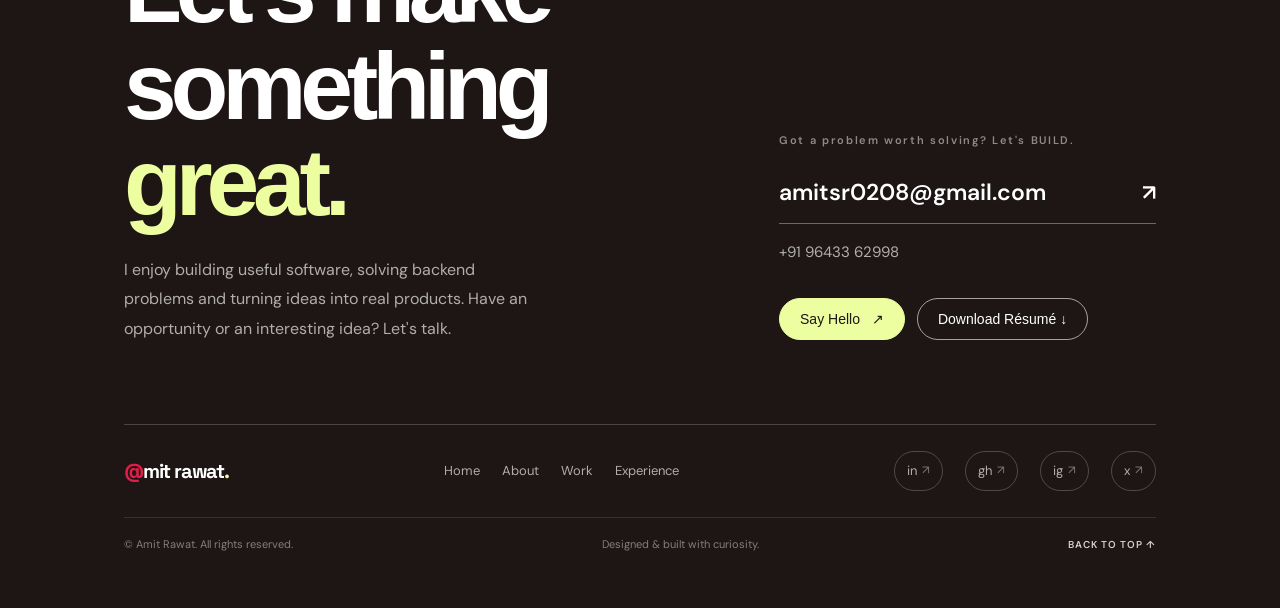
<file: projects/via.html>
<!DOCTYPE html>
<html lang="en">

<head>
    <meta charset="UTF-8" />
    <meta name="viewport" content="width=device-width, initial-scale=1.0" />

    <meta name="description"
        content="My work and contributions at Via.com, working on flight booking experiences, airline integrations, and travel technology." />

    <title>Via.com — Amit Rawat</title>

    <link rel="preconnect" href="https://fonts.googleapis.com" />
    <link rel="preconnect" href="https://fonts.gstatic.com" crossorigin />

    <link
        href="https://fonts.googleapis.com/css2?family=DM+Sans:wght@400;500;600;700&family=Space+Grotesk:wght@400;500;600;700&display=swap"
        rel="stylesheet" />

    <link rel="stylesheet"
        href="https://cdnjs.cloudflare.com/ajax/libs/font-awesome/6.5.2/css/all.min.css" />

    <link rel="stylesheet" href="../styles.css" />

    <style>
        :root {
            --bg: #f9f8f5;
            --ink: #1e1515;
            --navy: #1e1b4b;
            --rose: #e11d48;
            --mute: #66636a;
            --yellow: #edfea0;
            --blue: #d0dff8;
            --line: #e7e5df;
            --card: #fff;
            --page-width: 1180px;
        }

        * {
            box-sizing: border-box;
        }

        html {
            scroll-behavior: smooth;
            scroll-padding-top: 100px;
        }

        body {
            margin: 0;
            background: var(--bg);
            color: var(--ink);
            font-family: "DM Sans", sans-serif;
            -webkit-font-smoothing: antialiased;
        }

        a {
            color: inherit;
        }

        /* NAVIGATION */

        .site-nav {
            position: fixed;
            z-index: 100;
            top: 18px;
            left: 50%;
            transform: translateX(-50%);
            width: min(calc(100% - 36px), var(--page-width));
            min-height: 64px;
            padding: 10px 14px 10px 22px;
            display: flex;
            align-items: center;
            justify-content: space-between;
            gap: 20px;
            border: 1px solid rgba(30, 21, 21, .09);
            border-radius: 999px;
            background: rgba(249, 248, 245, .94);
            backdrop-filter: blur(16px);
            box-shadow: 0 8px 30px rgba(30, 21, 21, .05);
        }

        .brand {
            text-decoration: none;
            font: 700 18px "Space Grotesk", sans-serif;
            letter-spacing: -.8px;
            white-space: nowrap;
        }

        .brand-mark {
            color: var(--rose);
        }

        .nav-links {
            display: flex;
            align-items: center;
            gap: clamp(14px, 2vw, 26px);
        }

        .nav-links a {
            text-decoration: none;
            font-size: 13px;
            font-weight: 600;
            color: var(--mute);
            transition: color .2s ease;
        }

        .nav-links a:hover {
            color: var(--rose);
        }

        .button {
            display: inline-flex;
            align-items: center;
            justify-content: center;
            gap: 9px;
            border: 1px solid var(--ink);
            border-radius: 999px;
            padding: 12px 20px;
            background: var(--ink);
            color: var(--bg);
            text-decoration: none;
            font-size: 13px;
            font-weight: 700;
            transition: .2s ease;
        }

        .button:hover {
            transform: translateY(-2px);
            background: var(--yellow);
            color: var(--ink);
        }

        /* COMMON */

        .container {
            width: min(100%, var(--page-width));
            margin: 0 auto;
        }

        .section {
            padding: clamp(70px, 9vw, 110px) 24px;
        }

        .section-label {
            margin-bottom: 18px;
            color: var(--rose);
            font-size: 11px;
            font-weight: 700;
            letter-spacing: 2px;
            text-transform: uppercase;
        }

        .section-heading {
            max-width: 750px;
            margin: 0;
            font: 700 clamp(2rem, 4.5vw, 3.5rem)/1.1 "Space Grotesk", sans-serif;
            letter-spacing: -2px;
        }

        .section-description {
            max-width: 650px;
            margin-top: 18px;
            color: var(--mute);
            font-size: 16px;
            line-height: 1.8;
        }

        /* HERO */

        .hero {
            position: relative;
            min-height: 78svh;
            padding: 150px 24px 90px;
            display: flex;
            align-items: center;
            justify-content: center;
            overflow: hidden;
            background: #180d16;
            color: #fff;
            text-align: center;
        }

        .hero::before {
            content: "";
            position: absolute;
            width: 500px;
            height: 500px;
            top: -250px;
            right: -120px;
            border-radius: 50%;
            background: rgba(225, 29, 72, .15);
            filter: blur(90px);
        }

        .hero::after {
            content: "";
            position: absolute;
            width: 400px;
            height: 400px;
            bottom: -250px;
            left: -100px;
            border-radius: 50%;
            background: rgba(237, 254, 160, .08);
            filter: blur(90px);
        }

        .hero-inner {
            position: relative;
            z-index: 2;
            width: min(100%, 950px);
            margin: 0 auto;
        }

        .eyebrow {
            display: inline-flex;
            align-items: center;
            gap: 9px;
            margin-bottom: 24px;
            color: rgba(255, 255, 255, .7);
            font-size: 11px;
            font-weight: 700;
            letter-spacing: 2px;
            text-transform: uppercase;
        }

        .eyebrow-dot {
            width: 8px;
            height: 8px;
            border-radius: 50%;
            background: #fb7185;
            box-shadow: 0 0 10px #fb7185;
        }

        .hero h1 {
            margin: 0;
            font: 700 clamp(3.2rem, 8vw, 6.5rem)/.98 "Space Grotesk", sans-serif;
            letter-spacing: -5px;
        }

        .hero h1 span {
            color: #fb7185;
        }

        .hero-subtitle {
            max-width: 730px;
            margin: 26px auto 0;
            color: rgba(255, 255, 255, .78);
            font-size: clamp(15px, 1.8vw, 18px);
            line-height: 1.8;
        }

        .hero-meta {
            display: flex;
            justify-content: center;
            flex-wrap: wrap;
            gap: 10px;
            margin-top: 28px;
        }

        .pill {
            padding: 8px 15px;
            border: 1px solid rgba(255, 255, 255, .18);
            border-radius: 999px;
            color: rgba(255, 255, 255, .85);
            font-size: 12px;
            background: rgba(255, 255, 255, .05);
        }

        .hero-actions {
            display: flex;
            justify-content: center;
            gap: 12px;
            flex-wrap: wrap;
            margin-top: 36px;
        }

        .hero .button.primary {
            background: var(--yellow);
            color: var(--ink);
            border-color: var(--yellow);
        }

        .hero .button.secondary {
            background: rgba(255, 255, 255, .08);
            color: #fff;
            border-color: rgba(255, 255, 255, .25);
        }

        /* OVERVIEW */

        .overview {
            background: #fff;
            border-bottom: 1px solid var(--line);
        }

        .overview-layout {
            display: grid;
            grid-template-columns: 1.1fr .9fr;
            gap: 70px;
            align-items: start;
        }

        .overview-copy p {
            margin: 20px 0 0;
            color: var(--mute);
            font-size: 16px;
            line-height: 1.9;
        }

        .overview-note {
            padding: 30px;
            border-radius: 20px;
            background: var(--bg);
            border: 1px solid var(--line);
        }

        .overview-note h3 {
            margin: 0 0 18px;
            font: 700 19px "Space Grotesk", sans-serif;
        }

        .overview-note ul {
            padding: 0;
            margin: 0;
            list-style: none;
        }

        .overview-note li {
            display: flex;
            align-items: center;
            gap: 12px;
            padding: 12px 0;
            border-bottom: 1px solid var(--line);
            color: var(--mute);
            font-size: 14px;
        }

        .overview-note li:last-child {
            border-bottom: 0;
        }

        .overview-note i {
            color: var(--rose);
            width: 18px;
        }

        /* AREAS OF WORK */

        .work-section {
            background: var(--bg);
        }

        .work-grid {
            display: grid;
            grid-template-columns: repeat(2, 1fr);
            gap: 18px;
            margin-top: 42px;
        }

        .work-card {
            min-height: 220px;
            padding: 30px;
            border: 1px solid var(--line);
            border-radius: 20px;
            background: #fff;
            transition: transform .25s ease, box-shadow .25s ease;
        }

        .work-card:hover {
            transform: translateY(-4px);
            box-shadow: 0 14px 35px rgba(0, 0, 0, .05);
        }

        .work-card-icon {
            display: flex;
            align-items: center;
            justify-content: center;
            width: 46px;
            height: 46px;
            margin-bottom: 22px;
            border-radius: 14px;
            background: #fff0f3;
            color: var(--rose);
            font-size: 18px;
        }

        .work-card h3 {
            margin: 0 0 12px;
            font: 700 21px "Space Grotesk", sans-serif;
        }

        .work-card p {
            margin: 0;
            color: var(--mute);
            font-size: 14px;
            line-height: 1.8;
        }

        /* SELECTED CONTRIBUTIONS */

        .contributions {
            background: #fff;
        }

        .contribution-list {
            display: grid;
            grid-template-columns: repeat(2, 1fr);
            gap: 18px;
            margin-top: 42px;
        }

        .contribution-card {
            padding: 28px;
            border: 1px solid var(--line);
            border-radius: 18px;
            background: var(--bg);
        }

        .contribution-number {
            display: inline-block;
            margin-bottom: 18px;
            color: var(--rose);
            font: 700 13px "Space Grotesk", sans-serif;
        }

        .contribution-card h3 {
            margin: 0 0 12px;
            font: 700 20px "Space Grotesk", sans-serif;
        }

        .contribution-card p {
            margin: 0;
            color: var(--mute);
            font-size: 14px;
            line-height: 1.8;
        }

        /* TECHNOLOGIES */

        .tech-section {
            background: #f1f0eb;
        }

        .tech-content {
            display: flex;
            align-items: center;
            justify-content: space-between;
            gap: 40px;
            flex-wrap: wrap;
        }

        .tech-content .section-description {
            margin-bottom: 0;
        }

        .tech-list {
            display: flex;
            flex-wrap: wrap;
            gap: 10px;
            max-width: 500px;
        }

        .tech-item {
            padding: 11px 18px;
            border: 1px solid #dedbd4;
            border-radius: 999px;
            background: #fff;
            color: var(--ink);
            font-size: 13px;
            font-weight: 600;
        }

        /* BOTTOM CTA */

        .bottom-cta {
            padding: 90px 24px;
            background: var(--ink);
            color: #fff;
            text-align: center;
        }

        .bottom-cta h2 {
            max-width: 700px;
            margin: 0 auto;
            font: 700 clamp(2.4rem, 5vw, 4rem)/1.1 "Space Grotesk", sans-serif;
            letter-spacing: -2px;
        }

        .bottom-cta h2 span {
            color: var(--yellow);
        }

        .bottom-cta p {
            max-width: 560px;
            margin: 20px auto 30px;
            color: rgba(255, 255, 255, .7);
            font-size: 15px;
            line-height: 1.8;
        }

        .cta-actions {
            display: flex;
            justify-content: center;
            gap: 12px;
            flex-wrap: wrap;
        }

        .bottom-cta .button.primary {
            background: var(--yellow);
            color: var(--ink);
            border-color: var(--yellow);
        }

        .bottom-cta .button.secondary {
            background: transparent;
            color: #fff;
            border-color: rgba(255, 255, 255, .3);
        }

        /* FOOTER */

        .contact {
            background: var(--ink);
            color: #fff;
            border-top: 1px solid rgba(255, 255, 255, .12);
        }

        .contact-main {
            padding: 30px 24px;
        }

        .contact-bottom {
            display: flex;
            align-items: center;
            justify-content: space-between;
            gap: 25px;
            flex-wrap: wrap;
        }

        .footer-brand {
            color: #fff;
            font: 700 20px "Space Grotesk", sans-serif;
            text-decoration: none;
        }

        .footer-brand > span:first-child {
            color: var(--rose);
        }

        .brand-period {
            color: var(--yellow);
        }

        .footer-nav,
        .footer-socials {
            display: flex;
            align-items: center;
            gap: 22px;
        }

        .footer-nav a,
        .footer-socials a {
            color: rgba(255, 255, 255, .65);
            text-decoration: none;
            font-size: 13px;
            transition: color .2s ease;
        }

        .footer-nav a:hover,
        .footer-socials a:hover {
            color: var(--yellow);
        }

        /* RESPONSIVE */

        @media (max-width: 768px) {
            .site-nav {
                padding: 10px 16px;
            }

            .nav-links {
                display: none;
            }

            .site-nav .button {
                padding: 10px 14px;
                font-size: 12px;
            }

            .hero {
                min-height: 75svh;
                padding-top: 140px;
            }

            .hero h1 {
                font-size: clamp(3rem, 12vw, 4.5rem);
                letter-spacing: -3px;
            }

            .overview-layout {
                grid-template-columns: 1fr;
                gap: 35px;
            }

            .work-grid,
            .contribution-list {
                grid-template-columns: 1fr;
            }

            .tech-content {
                flex-direction: column;
                align-items: flex-start;
            }

            .contact-bottom {
                flex-direction: column;
                align-items: flex-start;
            }

            .footer-nav {
                flex-wrap: wrap;
                gap: 16px;
            }
        }

        @media (max-width: 420px) {
            .hero-meta {
                gap: 7px;
            }

            .pill {
                font-size: 11px;
                padding: 7px 11px;
            }

            .work-card,
            .contribution-card {
                padding: 23px;
            }
        }
    </style>
</head>

<body>

    <!-- NAVIGATION -->

    <header class="site-nav">

        <a class="brand" href="../index.html">
            <span><span class="brand-mark">@</span>mit rawat</span>
        </a>

        <nav class="nav-links">
            <a href="../index.html">Home</a>
            <a href="../about.html">About</a>
            <a href="../work.html">Work</a>
            <a href="../experience.html">Experience</a>
        </nav>

        <div class="nav-actions">
            <a href="../experience.html" class="button">
                <i class="fa-solid fa-briefcase"></i>
                My Experience
            </a>
        </div>

    </header>


    <main>

        <!-- HERO -->

        <section class="hero">

            <div class="hero-inner">

                <div class="eyebrow">
                    <span class="eyebrow-dot"></span>
                    Professional Experience · Travel Technology
                </div>

                <h1>
                    Via.com
                </h1>

                <p class="hero-subtitle">
                    Working on the technology behind flight bookings, airline
                    integrations, and travel services. A look at some of the
                    projects and contributions I've been part of.
                </p>

                <div class="hero-meta">
                    <span class="pill">Java</span>
                    <span class="pill">Spring Boot</span>
                    <span class="pill">PostgreSQL</span>
                    <span class="pill">Backend Development</span>
                    <span class="pill">Travel Technology</span>
                </div>

                <div class="hero-actions">

                    <a href="#work" class="button primary">
                        Explore My Work
                        <i class="fa-solid fa-arrow-down"></i>
                    </a>

                    <a href="../experience.html" class="button secondary">
                        <i class="fa-solid fa-arrow-left"></i>
                        Experience Timeline
                    </a>

                </div>

            </div>

        </section>


        <!-- OVERVIEW -->

        <section class="section overview">

            <div class="container overview-layout">

                <div class="overview-copy">

                    <div class="section-label">
                        The Experience
                    </div>

                    <h2 class="section-heading">
                        Technology that keeps travel moving.
                    </h2>

                    <p>
                        Via.com is a travel technology platform that connects
                        travellers, agents, airlines, and other travel service
                        providers.
                    </p>

                    <p>
                        As part of the development team, I contribute to the
                        backend systems that support flight searches, bookings,
                        airline services, and related operations.
                    </p>

                    <p>
                        My work involves building new features, connecting
                        external services, improving existing workflows, and
                        resolving issues that affect the booking experience.
                    </p>

                </div>


                <div class="overview-note">

                    <h3>What I work on</h3>

                    <ul>
                        <li>
                            <i class="fa-solid fa-plane"></i>
                            Flight booking and post-booking services
                        </li>

                        <li>
                            <i class="fa-solid fa-link"></i>
                            Airline and travel partner integrations
                        </li>

                        <li>
                            <i class="fa-solid fa-tags"></i>
                            Fare management and booking improvements
                        </li>

                        <li>
                            <i class="fa-solid fa-gears"></i>
                            Backend automation and reporting
                        </li>

                        <li>
                            <i class="fa-solid fa-shield-halved"></i>
                            Production support and system improvements
                        </li>
                    </ul>

                </div>

            </div>

        </section>


        <!-- AREAS OF WORK -->

        <section class="section work-section" id="work">

            <div class="container">

                <div class="section-label">
                    Areas of Contribution
                </div>

                <h2 class="section-heading">
                    Different parts of the travel experience.
                </h2>

                <p class="section-description">
                    My contributions span multiple areas of the flight booking
                    platform, from finding the right flight to managing services
                    after a booking is made.
                </p>


                <div class="work-grid">

                    <article class="work-card">

                        <div class="work-card-icon">
                            <i class="fa-solid fa-plane-departure"></i>
                        </div>

                        <h3>Flight Booking & Post-Booking</h3>

                        <p>
                            Worked on improving booking workflows and adding
                            services such as seats, meals, and baggage.
                            Also contributed to features that help travellers
                            manage their bookings after ticket confirmation.
                        </p>

                    </article>


                    <article class="work-card">

                        <div class="work-card-icon">
                            <i class="fa-solid fa-globe"></i>
                        </div>

                        <h3>Airline & Supplier Integrations</h3>

                        <p>
                            Contributed to connecting airlines and travel
                            partners with the platform, helping expand available
                            flight options and support different booking
                            requirements.
                        </p>

                    </article>


                    <article class="work-card">

                        <div class="work-card-icon">
                            <i class="fa-solid fa-tags"></i>
                        </div>

                        <h3>Fare Management</h3>

                        <p>
                            Worked on special fare programs, pricing-related
                            workflows, and improvements to how flight options
                            and fare information are presented.
                        </p>

                    </article>


                    <article class="work-card">

                        <div class="work-card-icon">
                            <i class="fa-solid fa-chart-line"></i>
                        </div>

                        <h3>Automation & Reporting</h3>

                        <p>
                            Built and improved backend workflows that simplify
                            operational tasks, support bulk updates, and make
                            important booking and refund information easier
                            to track.
                        </p>

                    </article>

                </div>

            </div>

        </section>


        <!-- SELECTED CONTRIBUTIONS -->

        <section class="section contributions">

            <div class="container">

                <div class="section-label">
                    Selected Contributions
                </div>

                <h2 class="section-heading">
                    A closer look at what I've worked on.
                </h2>

                <p class="section-description">
                    A selection of features, integrations, and improvements
                    I've contributed to as part of the development team.
                </p>


                <div class="contribution-list">


                    <article class="contribution-card">

                        <span class="contribution-number">
                            01 / BOOKING EXPERIENCE
                        </span>

                        <h3>Post-Booking Services</h3>

                        <p>
                            Worked on Indigo's post-booking features, including
                            the ability to manage additional services such as
                            seats, meals, and baggage. Also contributed to
                            improving the booking management experience.
                        </p>

                    </article>


                    <article class="contribution-card">

                        <span class="contribution-number">
                            02 / FARE MANAGEMENT
                        </span>

                        <h3>Special Fare Programs</h3>

                        <p>
                            Contributed to special fare functionality for
                            different customer categories, improving how
                            eligible fares are handled and displayed across
                            the booking journey.
                        </p>

                    </article>


                    <article class="contribution-card">

                        <span class="contribution-number">
                            03 / PARTNER INTEGRATION
                        </span>

                        <h3>Travel Partner Integration</h3>

                        <p>
                            Worked on integrating an external travel partner
                            into the booking platform, supporting flight search,
                            fare confirmation, and booking workflows.
                        </p>

                    </article>


                    <article class="contribution-card">

                        <span class="contribution-number">
                            04 / AIRLINE SERVICES
                        </span>

                        <h3>Airline Loyalty Features</h3>

                        <p>
                            Contributed to the integration of Akasa Air's
                            frequent flyer functionality, helping support
                            loyalty-related features within the booking
                            experience.
                        </p>

                    </article>


                    <article class="contribution-card">

                        <span class="contribution-number">
                            05 / PLATFORM IMPROVEMENTS
                        </span>

                        <h3>Flight Information & Reliability</h3>

                        <p>
                            Worked on resolving issues related to flight
                            information, connecting journeys, fare display,
                            and booking accuracy to improve the reliability
                            of the platform.
                        </p>

                    </article>


                    <article class="contribution-card">

                        <span class="contribution-number">
                            06 / AUTOMATION & OPERATIONS
                        </span>

                        <h3>Operational Tools & Reporting</h3>

                        <p>
                            Contributed to a bulk traveller information
                            management feature and improvements to refund
                            reporting, helping simplify day-to-day operational
                            processes.
                        </p>

                    </article>


                </div>

            </div>

        </section>


        <!-- TECHNOLOGIES -->

        <section class="section tech-section">

            <div class="container tech-content">

                <div>

                    <div class="section-label">
                        Tools & Technologies
                    </div>

                    <h2 class="section-heading">
                        The tools behind the work.
                    </h2>

                    <p class="section-description">
                        Technologies and tools I've worked with while building,
                        maintaining, and improving backend applications.
                    </p>

                </div>


                <div class="tech-list">

                    <span class="tech-item">Java</span>
                    <span class="tech-item">Spring Boot</span>
                    <span class="tech-item">REST APIs</span>
                    <span class="tech-item">PostgreSQL</span>
                    <span class="tech-item">React</span>
                    <span class="tech-item">Docker</span>
                    <span class="tech-item">Jenkins</span>
                    <span class="tech-item">Git</span>

                </div>

            </div>

        </section>


        <!-- BOTTOM CTA -->

        <section class="bottom-cta">

            <div class="container">

                <h2>
                    There's more to <span>what I build.</span>
                </h2>

                <p>
                    Outside my professional work, I enjoy building personal
                    projects, experimenting with new technologies, and turning
                    ideas into working products.
                </p>

                <div class="cta-actions">

                    <a href="travelBuddy.html" class="button primary">
                        <i class="fa-solid fa-map-location-dot"></i>
                        Travel Buddy Project
                    </a>

                    <a href="../work.html" class="button secondary">
                        <i class="fa-solid fa-layer-group"></i>
                        Explore All Projects
                    </a>

                    <a href="../experience.html" class="button secondary">
                        <i class="fa-solid fa-briefcase"></i>
                        Experience Timeline
                    </a>

                </div>

            </div>

        </section>

    </main>


    <!-- FOOTER -->

     <footer class="contact" id="contact">
        <div class="wrap contact-main">

            <div class="contact-top">
                <span class="contact-eyebrow">
                    <span class="status-dot"></span>
                    HAVE A PROJECT IN MIND?
                </span>
                <span class="contact-index">LET'S CONNECT — <span id="year"></span></span>
            </div>

            <div class="contact-content">

                <div class="contact-heading">
                    <h2>Let's make<br />something <span>great.</span></h2>
                    <p>
                        I enjoy building useful software, solving backend problems and
                        turning ideas into real products. Have an opportunity or an
                        interesting idea? Let's talk.
                    </p>
                </div>

                <div class="contact-side">
                    <span class="contact-label">Got a problem worth solving? Let's BUILD.</span>

                    <a class="contact-email" href="mailto:amitsr0208@gmail.com?subject=Let's%20Connect">
                        amitsr0208@gmail.com
                        <span class="contact-arrow">↗</span>
                    </a>

                    <a class="contact-phone" href="tel:+919643362998">
                        +91 96433 62998
                    </a>

                    <div class="contact-actions">
                        <a class="btn fill" href="mailto:amitsr0208@gmail.com?subject=Let's%20Connect">
                            Say Hello <span>↗</span>
                        </a>

                        <a class="btn resume-btn" href="./resume/amitResume2026.pdf" download>
                            Download Résumé ↓
                        </a>
                    </div>
                </div>

            </div>

            <div class="contact-bottom">

                <a class="footer-brand" href="#top">
                    <span>@</span>mit rawat<span class="brand-period">.</span>
                </a>

                <div class="footer-nav">
                    <a href="./index.html">Home</a>
                    <a href="./about.html">About</a>
                    <a href="./work.html">Work</a>
                    <a href="./experience.html">Experience</a>
                </div>

                <div class="footer-socials">
                    <a href="https://www.linkedin.com/in/amit-rawat-47713020" target="_blank" rel="noopener noreferrer"
                        aria-label="LinkedIn">
                        in <span>↗</span>
                    </a>
                    <a href="https://github.com/Rookie0208" target="_blank" rel="noopener noreferrer"
                        aria-label="GitHub">
                        gh <span>↗</span>
                    </a>
                    <a href="https://www.instagram.com/amitrawat0208" target="_blank" rel="noopener noreferrer"
                        aria-label="Instagram">
                        ig <span>↗</span>
                    </a>
                    <a href="https://x.com/AmitRawt1" target="_blank" rel="noopener noreferrer" aria-label="X">
                        x <span>↗</span>
                    </a>
                </div>

            </div>

            <div class="footer-legal">
                <span>© <span id="copyright-year"></span> Amit Rawat. All rights reserved.</span>
                <span>Designed &amp; built with curiosity.</span>
                <a href="#top">BACK TO TOP ↑</a>
            </div>

        </div>
    </footer>

</body>

</html>
</file>
<file: styles.css>
:root {
  --bg: #f9f8f5;
  --ink: #1e1515;
  --navy: #233876;
  --mute: #52525b;
  --yellow: #edfea0;
  --blue: #d0dff8;
  --purple: #8982ef;
  --line: #e2e2dc;
  --card: #fff;
}
body.dark {
  --bg: #1c1c1e;
  --ink: #ececec;
  --navy: #a9bbff;
  --mute: #a9a9ad;
  --line: #38383b;
  --card: #2a2a2d;
}
* {
  box-sizing: border-box;
  margin: 0;
  padding: 0;
}
html {
  scroll-behavior: smooth;
  scroll-padding-top: 90px;
}
body {
  font-family: Satoshi, system-ui, sans-serif;
  background: var(--bg);
  color: var(--ink);
  line-height: 1.6;
  -webkit-font-smoothing: antialiased;
   opacity: 1;
    transition: opacity 300ms ease;
  /* transition:
    background 0.3s,
    color 0.3s; */
}
body.page-leaving {
    opacity: 0;
}

body.page-entering {
    opacity: 0;
}

@media (prefers-reduced-motion: reduce) {
    body {
        transition: none;
    }
}
a {
  color: inherit;
  text-decoration: none;
}
img {
  max-width: 100%;
  display: block;
}
h1,
h2,
h3 {
  font-family: Alexandria, sans-serif;
  font-weight: 600;
  line-height: 1.2;
}
.jk {
  font-family: "Plus Jakarta Sans", sans-serif;
}
/* nav */
.nav {
  position: fixed;
  top: 20px;
  left: 50%;
  transform: translateX(-50%);
  z-index: 20;
  width: min(1080px, calc(100% - 24px));
  display: flex;
  align-items: center;
  justify-content: space-between;
  gap: 14px;
  padding: 8px 10px 8px 22px;
  background: color-mix(in srgb, var(--bg) 92%, transparent);
  backdrop-filter: blur(12px);
  border-radius: 114px;
  box-shadow: 0 2px 14px rgba(0, 0, 0, 0.08);
}
.logo {
  font:
    500 18px Satoshi,
    sans-serif;
  cursor: pointer;
}
.logo .clr {
  font-weight: 700;
}
.links {
  display: flex;
  gap: 4px;
}
.links a {
  padding: 6px 14px;
  border-radius: 8px;
  font-weight: 500;
  transition: background 0.2s;
}
.links a:hover,
.links a.on {
  background: var(--yellow);
  color: #1e1515;
}
.btn {
  display: inline-block;
  padding: 12px 26px;
  border-radius: 40px;
  font:
    500 16px Satoshi,
    sans-serif;
  border: 1.5px solid var(--ink);
  cursor: pointer;
  transition: transform 0.2s;
  background: transparent;
  color: var(--ink);
}
.btn:hover {
  transform: translateY(-2px);
}
.btn.fill {
  background: #1e1515;
  color: #fff;
  border-color: #1e1515;
}
body.dark .btn.fill {
  background: #ececec;
  color: #1c1c1e;
  border-color: #ececec;
}
.burger {
  display: none;
  background: none;
  border: 0;
  font-size: 22px;
  color: var(--ink);
  cursor: pointer;
  padding: 6px 10px;
}
.wrap {
  max-width: 1080px;
  margin: 0 auto;
  padding: 0 24px;
}
/* hero: one screen */
.hero {
  min-height: 100vh;
  min-height: 100svh;
  display: flex;
  align-items: center;
  padding: 100px 0 56px;
  position: relative;
}
.hero .wrap {
  width: 100%;
  display: grid;
  grid-template-columns: 1fr auto;
  gap: 48px;
  align-items: center;
}
.hi {
  font-size: 15px;
  letter-spacing: 0.12em;
  text-transform: uppercase;
  color: var(--mute);
}
.hero h1 {
  font:
    500 clamp(44px, 7.4vw, 88px)/1.08 "Plus Jakarta Sans",
    sans-serif;
  color: var(--navy);
  letter-spacing: -1px;
  margin: 10px 0 10px;
}
.hero h1 b {
  font-weight: 800;
}
.hero h2 {
  font:
    500 clamp(18px, 2.2vw, 26px) Alexandria,
    sans-serif;
  color: var(--ink);
}
.lead {
  font-size: clamp(17px, 1.6vw, 20px);
  color: var(--mute);
  max-width: 540px;
  margin-top: 14px;
}
.acts {
  display: flex;
  gap: 12px;
  margin-top: 28px;
  flex-wrap: wrap;
}
.arc {
  position: relative;
  width: min(320px, 42vh);
  aspect-ratio: 1;
}
.arc svg {
  position: absolute;
  inset: 0;
  width: 100%;
  height: 100%;
  animation: spin 26s linear infinite;
}
.arc text {
  font:
    500 9.4px Alexandria,
    sans-serif;
  letter-spacing: 2.5px;
  fill: var(--mute);
}
.arc .ph {
  position: absolute;
  inset: 18%;
  border-radius: 50%;
  background: var(--blue);
  overflow: hidden;
}
.arc .ph img {
  width: 100%;
  height: 100%;
  object-fit: cover;
}
.cue {
  position: absolute;
  bottom: 22px;
  left: 50%;
  transform: translateX(-50%);
  font-size: 13px;
  letter-spacing: 0.14em;
  text-transform: uppercase;
  color: var(--mute);
}
@keyframes spin {
  to {
    transform: rotate(360deg);
  }
}
/* sliding taglines */

/* Scroll-linked sliding taglines */
.slide {
    overflow: hidden;
    min-height: 62vh;
    display: flex;
    flex-direction: column;
    justify-content: center;
    gap: 10px;
    padding: 10vh 0;
}

.line {
    display: flex;
    width: 100%;
    padding: 0 5vw;
    overflow: hidden;
}

.l1 {
    justify-content: flex-start;
}

.l2 {
    justify-content: flex-end;
}

.line span {
    display: block;
    font: 600 clamp(26px, 4.8vw, 66px)/1.25 Alexandria, sans-serif;
    color: var(--ink);
    opacity: 0.8;
    white-space: nowrap;
    will-change: transform;
}

/* Respect reduced-motion preferences */
@media (prefers-reduced-motion: reduce) {
    .line span {
        transform: none !important;
        will-change: auto;
    }
}

@media (max-width: 820px) {
    .line span {
        white-space: normal;
    }

    .line {
        padding: 0 20px;
    }
}

/* projects */
.projects {
  padding: 90px 0 40px;
}
.sec-t {
  font:
    800 clamp(32px, 4.6vw, 52px) "Plus Jakarta Sans",
    sans-serif;
  color: var(--navy);
  text-align: center;
  margin-bottom: 12px;
}
.sec-s {
  text-align: center;
  color: var(--mute);
  font-size: 19px;
  max-width: 640px;
  margin: 0 auto 48px;
}
.stack {
  max-width: 1200px;
  margin: 0 auto;
  padding: 0 20px 14vh;
  display: grid;
  gap: 6vh;
}
.pcard {
  --tc: #fff;
  color: var(--tc);
  position: sticky;
  top: calc(84px + var(--i) * 28px);
  min-height: 78vh;
  border-radius: 36px;
  padding: clamp(24px, 4vw, 52px);
  display: grid;
  grid-template-columns: 0.8fr 1.2fr;
  gap: 40px;
  align-items: center;
  box-shadow: 0 0 30px rgba(0, 0, 0, 0.18);
}
.flat .pcard {
  position: relative;
  top: 0;
  min-height: 68vh;
}
.pcard .no {
  font: 500 15px Alexandria;
  letter-spacing: 0.2em;
  opacity: 0.6;
}
.pcard h3 {
  font-size: clamp(34px, 4.6vw, 64px);
  margin: 10px 0 8px;
  color: var(--tc);
}
.pcard h4 {
  font: 500 17px Satoshi;
  opacity: 0.8;
  margin-bottom: 16px;
}
.pcard p {
  opacity: 0.85;
  margin-bottom: 16px;
  max-width: 440px;
}
.tags span {
  display: inline-block;
  border: 1px solid currentColor;
  opacity: 0.75;
  border-radius: 30px;
  padding: 3px 13px;
  margin: 0 6px 6px 0;
  font-size: 13px;
}
.pcard .btn {
  color: var(--tc);
  border-color: var(--tc);
  margin-top: 10px;
}
.pimg {
  display: flex;
  align-items: center;
  justify-content: center;
  height: 100%;
}
.pimg img {
  width: 100%;
  max-height: 64vh;
  object-fit: contain;
  border-radius: 22px;
}
.p1 {
  background: #2c2c2c;
}
.p2 {
  background: #fdfdfe;
  --tc: #1e1515;
  box-shadow:
    0 0 30px rgba(0, 0, 0, 0.18),
    inset 0 0 0 1px #e2e2dc;
}
.p3 {
  background: #3f698e;
}
.p4 {
  background: #d74383;
}
/* inner pages */
.page-head {
  padding: 170px 0 20px;
}
.page-head h1 {
  font:
    800 clamp(34px, 6vw, 68px) "Plus Jakarta Sans",
    sans-serif;
  color: var(--navy);
}
.page-head p {
  color: var(--mute);
  font-size: 20px;
  max-width: 640px;
  margin-top: 10px;
}
.about {
  display: grid;
  grid-template-columns: 1fr 320px;
  gap: 48px;
  align-items: start;
  padding: 30px 0 40px;
}
.big {
  font: 600 clamp(24px, 3.2vw, 36px)/1.35 Alexandria;
}
.big b {
  background: var(--yellow);
  color: #1e1515;
  padding: 0 8px;
  border-radius: 6px;
}
.about p.t {
  color: var(--mute);
  margin-top: 16px;
  font-size: 18px;
}
.about img {
  border-radius: 28px;
  background: var(--blue);
}
.stats {
  display: grid;
  grid-template-columns: repeat(3, 1fr);
  gap: 18px;
  margin: 20px 0 10px;
}
.stat {
  border-radius: 24px;
  padding: 26px;
  background: var(--card);
  border: 1px solid var(--line);
}
.stat b {
  display: block;
  font: 800 30px "Plus Jakarta Sans";
  color: var(--navy);
}
.stat span {
  color: var(--mute);
  font-size: 15px;
}
.sub {
  font-size: 24px;
  margin: 46px 0 8px;
}
.chips {
  display: flex;
  flex-wrap: wrap;
  gap: 10px;
  margin-top: 12px;
}
.chips span {
  padding: 7px 16px;
  border: 1px solid var(--line);
  background: var(--card);
  border-radius: 30px;
  font-weight: 500;
  font-size: 14px;
}
.tl {
  list-style: none;
  border-left: 2px solid var(--line);
  padding-left: 28px;
  display: grid;
  gap: 40px;
  margin-top: 22px;
}
.tl > li {
  position: relative;
  display: grid;
  grid-template-columns: 190px 1fr;
  gap: 18px;
}
.tl > li::before {
  content: "";
  position: absolute;
  left: -37px;
  top: 8px;
  width: 14px;
  height: 14px;
  border-radius: 50%;
  background: var(--purple);
  border: 3px solid var(--bg);
}
.when {
  color: var(--mute);
  font-size: 15px;
}
.tl h3 {
  font-size: 22px;
}
.tl h3 small {
  font: 500 16px Satoshi;
  color: var(--mute);
}
.tl ul {
  margin: 10px 0 0 18px;
  color: var(--mute);
}
.tl li li {
  margin-bottom: 5px;
}
.tl .tech {
  margin-top: 10px;
  font-size: 14px;
  color: var(--ink);
}
.pgrid {
  display: grid;
  grid-template-columns: repeat(2, 1fr);
  gap: 22px;
  margin-top: 20px;
}
.pt {
  border-radius: 24px;
  padding: 26px 28px;
  background: var(--card);
  border: 1px solid var(--line);
}
.pt h3 {
  font-size: 24px;
  margin-bottom: 8px;
}
.pt p {
  color: var(--mute);
  margin-bottom: 12px;
  font-size: 16px;
}
.pt .tags span {
  opacity: 1;
  border-color: var(--line);
}
/* contact: >60% of screen */

/* =========================================
   CONTACT & FOOTER
========================================= */

.contact {
    --footer-bg: #1e1515;
    background: var(--footer-bg);
    color: #fff;
    min-height: auto;
    display: block;
    padding: 44px 0 24px;
    margin-top: 40px;
    overflow: hidden;
}

.contact .contact-main {
    width: 100%;
}

.contact-top {
    display: flex;
    justify-content: space-between;
    align-items: center;
    gap: 16px;
    padding-bottom: 24px;
    border-bottom: 1px solid rgba(255, 255, 255, 0.2);
}

.contact-eyebrow,
.contact-index,
.contact-label {
    font-size: 11px;
    font-weight: 600;
    letter-spacing: 0.15em;
}

.contact-eyebrow {
    display: inline-flex;
    align-items: center;
    gap: 10px;
}

.status-dot {
    width: 8px;
    height: 8px;
    border-radius: 50%;
    background: #edfea0;
    box-shadow: 0 0 12px rgba(237, 254, 160, 0.45);
}

.contact-index {
    color: rgba(255, 255, 255, 0.5);
}

.contact-content {
    display: grid;
    grid-template-columns: 1.2fr 0.8fr;
    gap: clamp(36px, 7vw, 100px);
    align-items: end;
    padding: clamp(55px, 9vw, 110px) 0 80px;
}

.contact-heading h2 {
    font-family: "Plus Jakarta Sans", sans-serif;
    font-size: clamp(46px, 7.4vw, 96px);
    font-weight: 800;
    line-height: 1.02;
    letter-spacing: -0.065em;
    color: #fff;
}

.contact-heading h2 span {
    color: #edfea0;
}

.contact-heading p {
    max-width: 420px;
    margin-top: 24px;
    color: rgba(255, 255, 255, 0.65);
    font-size: 16px;
    line-height: 1.85;
}

.contact-side {
    display: flex;
    flex-direction: column;
    align-items: flex-start;
    gap: 16px;
    padding-bottom: 4px;
}

.contact-label {
    margin-bottom: 8px;
    color: rgba(255, 255, 255, 0.5);
}

.contact-email {
    display: flex;
    align-items: center;
    justify-content: space-between;
    gap: 14px;
    width: 100%;
    padding-bottom: 12px;
    border-bottom: 1px solid rgba(255, 255, 255, 0.35);
    font-size: clamp(16px, 2vw, 23px);
    font-weight: 600;
    overflow-wrap: anywhere;
    transition: color 0.25s, border-color 0.25s;
}

.contact-arrow {
    flex-shrink: 0;
    font-size: 22px;
    transition: transform 0.25s;
}

.contact-email:hover {
    color: #edfea0;
    border-color: #edfea0;
}

.contact-email:hover .contact-arrow {
    transform: translate(4px, -4px);
}

.contact-phone {
    font-size: 15px;
    color: rgba(255, 255, 255, 0.65);
    transition: color 0.2s;
}

.contact-phone:hover {
    color: #fff;
}

.contact-actions {
    display: flex;
    flex-wrap: wrap;
    gap: 12px;
    margin-top: 18px;
}

.contact .btn {
    display: inline-flex;
    align-items: center;
    justify-content: center;
    gap: 12px;
    padding: 12px 20px;
    border: 1px solid rgba(255, 255, 255, 0.6);
    border-radius: 40px;
    color: #fff;
    font-size: 14px;
    transition: transform 0.2s, background 0.2s, color 0.2s;
}

.contact .btn:hover {
    transform: translateY(-3px);
}

.contact .btn.fill {
    background: #edfea0;
    color: #1e1515;
    border-color: #edfea0;
}

.contact .btn.fill:hover {
    background: #fff;
    border-color: #fff;
}

.contact .resume-btn:hover {
    background: #fff;
    color: #1e1515;
}

.contact-bottom {
    display: flex;
    justify-content: space-between;
    align-items: center;
    flex-wrap: wrap;
    gap: 24px;
    padding: 26px 0;
    border-top: 1px solid rgba(255, 255, 255, 0.2);
}

.footer-brand {
    font-family: "Plus Jakarta Sans", sans-serif;
    font-size: 21px;
    font-weight: 800;
    letter-spacing: -0.06em;
}

.footer-brand > span:first-child {
    color: #edfea0;
}

.footer-brand .brand-period {
    color: #edfea0;
}

.footer-nav,
.footer-socials {
    display: flex;
    flex-wrap: wrap;
    align-items: center;
    gap: 22px;
}

.footer-nav a {
    color: rgba(255, 255, 255, 0.65);
    font-size: 13px;
    transition: color 0.2s;
}

.footer-nav a:hover {
    color: #edfea0;
}

.footer-socials {
    gap: 10px;
}

.footer-socials a {
    display: inline-flex;
    align-items: center;
    gap: 5px;
    padding: 9px 12px;
    border: 1px solid rgba(255, 255, 255, 0.22);
    border-radius: 30px;
    font-size: 13px;
    transition: background 0.2s, color 0.2s, border-color 0.2s;
}

.footer-socials a span {
    font-size: 12px;
    opacity: 0.65;
}

.footer-socials a:hover {
    background: #edfea0;
    color: #1e1515;
    border-color: #edfea0;
}

.footer-legal {
    display: flex;
    justify-content: space-between;
    align-items: center;
    flex-wrap: wrap;
    gap: 12px 24px;
    padding-top: 18px;
    border-top: 1px solid rgba(255, 255, 255, 0.12);
    color: rgba(255, 255, 255, 0.45);
    font-size: 11px;
}

.footer-legal a {
    color: rgba(255, 255, 255, 0.8);
    font-size: 10px;
    font-weight: 600;
    letter-spacing: 0.1em;
    transition: color 0.2s;
}

.footer-legal a:hover {
    color: #edfea0;
}

/* Responsive footer */
@media (max-width: 820px) {
    .contact {
        padding-top: 30px;
    }

    .contact-content {
        grid-template-columns: 1fr;
        gap: 44px;
        padding: 65px 0 55px;
    }

    .contact-heading h2 {
        font-size: clamp(46px, 10vw, 76px);
    }

    .contact-heading p {
        max-width: 500px;
    }

    .contact-side {
        max-width: 500px;
        width: 100%;
    }

    .contact-bottom {
        align-items: flex-start;
        gap: 24px;
    }

    .footer-nav {
        gap: 12px 18px;
    }
}

@media (max-width: 480px) {
    .contact-top {
        align-items: flex-start;
        flex-direction: column;
        gap: 8px;
    }

    .contact-content {
        padding: 52px 0 42px;
    }

    .contact-actions {
        width: 100%;
    }

    .contact-actions .btn {
        padding: 11px 15px;
        font-size: 13px;
    }

    .contact-bottom {
        flex-direction: column;
        gap: 22px;
    }

    .footer-nav {
        gap: 14px;
    }

    .footer-socials {
        gap: 8px;
    }

    .footer-legal {
        flex-direction: column;
        align-items: flex-start;
        gap: 10px;
    }
}

@media (prefers-reduced-motion: reduce) {
    .contact *,
    .contact *::before,
    .contact *::after {
        scroll-behavior: auto !important;
        transition: none !important;
    }
}

/* Navigation transitions */
#site-nav {
    transition:
        top 0.35s ease,
        left 0.35s ease,
        width 0.35s ease,
        padding 0.35s ease,
        border-radius 0.35s ease,
        background 0.35s ease,
        box-shadow 0.35s ease,
        transform 0.35s ease;
}

/* 80% opaque glass navigation */
#site-nav.nav-compact {
    position: fixed;
    top: 18px;
    left: 50%;
    transform: translateX(-50%);
    z-index: 1000;

    width: max-content;
    max-width: calc(100% - 28px);
    padding: 12px 24px;

    background: rgba(255, 255, 255, 0.8);
    backdrop-filter: blur(16px);
    -webkit-backdrop-filter: blur(16px);

    border: 1px solid rgba(128, 128, 128, 0.18);
    border-radius: 999px;
    box-shadow: 0 8px 30px rgba(0, 0, 0, 0.1);

    display: flex;
    align-items: center;
    justify-content: center;
}

/* Hide the logo, contact button and burger in compact mode */
#site-nav.nav-compact .logo,
#site-nav.nav-compact .nav-contact,
#site-nav.nav-compact .burger {
    display: none !important;
}

/* Only the four navigation links remain */
#site-nav.nav-compact #links {
    display: flex !important;
    align-items: center;
    justify-content: center;
    gap: clamp(16px, 3vw, 30px);
    margin: 0;
    padding: 0;
}

/* Compact link styling */
#site-nav.nav-compact #links a {
    white-space: nowrap;
    font-size: 14px;
}

/* Mobile adjustments */
@media (max-width: 600px) {
    #site-nav.nav-compact {
        top: 12px;
        padding: 10px 16px;
        max-width: calc(100% - 20px);
    }

    #site-nav.nav-compact #links {
        gap: clamp(12px, 4vw, 20px);
    }

    #site-nav.nav-compact #links a {
        font-size: 12px;
    }
}



/* About intro section */
.slide.about-intro {
min-height: 62vh;
display: flex;
align-items: center;
justify-content: center;
padding: 10vh 8%;
overflow: hidden;
}

.about-intro-content {
width: 100%;
max-width: 1000px;
margin: 0 auto;
text-align: center;
}

.about-intro-content h2 {
font-family: Alexandria, sans-serif;
font-size: clamp(18px, 2.2vw, 20px);
font-weight: 200;
line-height: 1.2;
margin-bottom: 20px;
color: var(--ink);
opacity: 0.9;
}

.about-intro-content p {
max-width: 950px;
margin: 0 auto;
font-family: Alexandria, sans-serif;
font-size: clamp(24px, 4vw, 40px);
font-weight: 400;
line-height: 1.3;
text-align: center;
color: var(--ink);
/* opacity: 0.9; */
}

@media (max-width: 820px) {
.slide.about-intro {
min-height: 50vh;
padding: 8vh 6%;
}

.about-intro-content h2 {
    margin-bottom: 16px;
}

.about-intro-content p {
    font-size: clamp(22px, 4.5vw, 34px);
    line-height: 1.4;
}

}

@media (max-width: 480px) {
.slide.about-intro {
padding: 60px 24px;
}

.about-intro-content h2 {
    font-size: 17px;
}

.about-intro-content p {
    font-size: 23px;
    line-height: 1.45;
}

}

.about-more {
    position: relative;
    display: inline-flex;
    align-items: center;
    justify-content: center;
    gap: 12px;
    margin-top: 22px;
    overflow: hidden;
    isolation: isolate;

    text-decoration: none;
    transition: color 0.25s ease, gap 0.3s ease;
}

/* Green layer slides up from below */
.about-more::before {
    content: "";
    position: absolute;
    inset: 0;
    z-index: -1;

    background: var(--yellow);
    transform: translate3d(0, 101%, 0);
    transition: transform 0.4s cubic-bezier(0.22, 1, 0.36, 1);
    border-radius: inherit;
    pointer-events: none;
}

.about-more:hover::before {
    transform: translate3d(0, 0, 0);
}

.about-more:hover {
    color: var(--ink);
    gap: 18px;
}

.about-more span {
    display: inline-block;
    transition: transform 0.3s ease;
}

.about-more:hover span {
    transform: translate3d(3px, -3px, 0);
}

.about-more:focus-visible {
    outline: 2px solid var(--ink);
    outline-offset: 4px;
}


/* ========================================
   ABOUT PAGE — INTRO, STORY & SKILL CARDS
======================================== */

.about-page {
  --about-ink: var(--ink, #171715);
  --about-bg: var(--bg, #f7f6f2);
  --about-muted: #77766f;
  --about-line: rgba(23, 23, 21, 0.15);
  --about-accent: #c8ff3d;
  overflow: clip;
}

.about-page .icon-sprite {
  position: absolute;
  width: 0;
  height: 0;
  overflow: hidden;
  pointer-events: none;
}

.about-page .about-overline {
  display: inline-block;
  font-size: 10px;
  font-weight: 600;
  letter-spacing: 0.14em;
  line-height: 1.6;
  color: var(--about-muted);
}

/* Intro hero */

.about-hero {
  min-height: 690px;
  min-height: min(850px, 92svh);
  padding: 135px 30px 75px;
  display: flex;
  align-items: center;
  box-sizing: border-box;
  background: var(--about-bg);
}

.about-hero-inner {
  position: relative;
  width: min(1120px, 100%);
  min-height: 470px;
  margin: 0 auto;
  display: grid;
  grid-template-columns: minmax(0, 1fr) minmax(250px, 350px) minmax(0, 1fr);
  align-items: center;
  gap: clamp(18px, 3vw, 45px);
}

.about-name {
  position: relative;
  z-index: 2;
  align-self: center;
  padding-bottom: 40px;
}

.about-name h1 {
  margin: 22px 0 16px;
  font-family: "Plus Jakarta Sans", "DM Sans", sans-serif;
  font-size: clamp(3.4rem, 7.5vw, 6.9rem);
  font-weight: 800;
  line-height: 0.88;
  letter-spacing: -0.09em;
}

.about-name h1 span {
  color: var(--about-muted);
}

.about-name > p {
  max-width: 250px;
  margin: 0;
  font-size: 15px;
  line-height: 1.7;
  color: var(--about-muted);
}

.about-portrait {
  position: relative;
  z-index: 1;
  align-self: center;
  width: 100%;
  max-width: 350px;
  justify-self: center;
}

.about-portrait img {
  display: block;
  width: 100%;
  height: clamp(330px, 43vw, 490px);
  object-fit: cover;
  object-position: center top;
  filter: saturate(0.88);
  border-radius: 3px;
}

.portrait-index {
  position: absolute;
  right: -15px;
  bottom: 24px;
  padding: 10px 13px;
  background: var(--about-accent);
  color: var(--about-ink);
  font-size: 9px;
  font-weight: 700;
  letter-spacing: 0.08em;
  transform: rotate(-3deg);
}

.about-hero-note {
  position: relative;
  align-self: end;
  margin: 0 0 65px;
  padding-left: 20px;
  border-left: 1px solid var(--about-line);
}

.about-hero-note .note-mark {
  display: block;
  margin-bottom: 18px;
  font-size: 24px;
  line-height: 1;
}

.about-hero-note p {
  max-width: 220px;
  margin: 0 0 9px;
  font-size: clamp(17px, 2vw, 23px);
  font-weight: 600;
  line-height: 1.3;
  letter-spacing: -0.04em;
}

.about-hero-note > span:last-child {
  display: block;
  color: var(--about-muted);
  font-size: 11px;
  line-height: 1.8;
}

.about-hero-coordinate {
  position: absolute;
  right: 0;
  bottom: 0;
  color: var(--about-muted);
  font-size: 9px;
  letter-spacing: 0.12em;
}

/* About story */

.about-page .section-block {
  padding: clamp(75px, 10vw, 135px) 30px;
}

.about-story {
  border-top: 1px solid var(--about-line);
}

.about-section-label {
  display: flex;
  justify-content: space-between;
  gap: 20px;
  padding-bottom: 20px;
  border-bottom: 1px solid var(--about-line);
  color: var(--about-muted);
  font-size: 10px;
  font-weight: 600;
  letter-spacing: 0.1em;
}

.about-story-grid {
  display: grid;
  grid-template-columns: minmax(0, 0.9fr) minmax(0, 1.1fr);
  gap: clamp(35px, 9vw, 125px);
  padding-top: 55px;
}

.about-story-grid > h2 {
  margin: 0;
  font-family: "Plus Jakarta Sans", sans-serif;
  font-size: clamp(2.2rem, 5vw, 4.5rem);
  font-weight: 800;
  line-height: 1.03;
  letter-spacing: -0.075em;
}

.about-story-copy {
  max-width: 650px;
}

.about-story-copy p {
  margin: 0 0 23px;
  color: var(--about-muted);
  font-size: 14px;
  line-height: 1.95;
}

.about-story-copy p.about-lead {
  margin-bottom: 25px;
  color: var(--about-ink);
  font-size: clamp(19px, 2.3vw, 25px);
  font-weight: 500;
  line-height: 1.55;
  letter-spacing: -0.035em;
}

.about-story-links {
  display: flex;
  flex-wrap: wrap;
  gap: 10px;
  margin-top: 32px;
}

.about-story-links .btn {
  display: inline-flex;
  align-items: center;
  justify-content: center;
  gap: 12px;
  min-height: 44px;
  padding: 0 17px;
  border: 1px solid var(--about-line);
  border-radius: 999px;
  color: var(--about-ink);
  font-size: 12px;
  font-weight: 600;
  text-decoration: none;
  transition: transform 0.2s ease, background 0.2s ease;
}

.about-story-links .btn:hover {
  transform: translateY(-2px);
}

.about-story-links .btn.fill {
  background: var(--about-ink);
  border-color: var(--about-ink);
  color: white;
}

/* Skills layout */

.skills-section {
  background: #eeede7;
  border-top: 1px solid var(--about-line);
}

.skills-layout {
  display: grid;
  grid-template-columns: minmax(220px, 0.72fr) minmax(0, 1.5fr);
  gap: clamp(35px, 7vw, 100px);
  align-items: start;
}

.skills-intro {
  position: sticky;
  top: 100px;
}

.skills-intro h2 {
  margin: 25px 0 20px;
  font-family: "Plus Jakarta Sans", sans-serif;
  font-size: clamp(3.3rem, 7vw, 6rem);
  font-weight: 800;
  line-height: 0.88;
  letter-spacing: -0.09em;
}

.skills-intro h2 span {
  color: var(--about-muted);
}

.skills-intro > p {
  max-width: 260px;
  margin: 0;
  color: var(--about-muted);
  font-size: 13px;
  line-height: 1.85;
}

.skills-count {
  display: inline-block;
  margin-top: 30px;
  padding-top: 13px;
  border-top: 1px solid var(--about-line);
  color: var(--about-muted);
  font-size: 9px;
  font-weight: 600;
  letter-spacing: 0.12em;
}

.skills-content {
  min-width: 0;
}

.skill-category + .skill-category {
  margin-top: 43px;
}

.skill-category h3 {
  margin: 0 0 17px;
  font-family: "Plus Jakarta Sans", sans-serif;
  font-size: 15px;
  font-weight: 600;
  letter-spacing: -0.025em;
}

.skill-grid {
  display: grid;
  grid-template-columns: repeat(3, minmax(0, 1fr));
  gap: 10px;
}

.skill-card {
  display: flex;
  flex-direction: column;
  justify-content: space-between;
  align-items: flex-start;
  gap: 28px;
  min-height: 112px;
  padding: 15px;
  box-sizing: border-box;
  border: 1px solid var(--about-line);
  background: var(--about-bg);
  transition:
    transform 0.2s ease,
    background 0.2s ease,
    border-color 0.2s ease;
}

.skill-card:hover {
  transform: translateY(-4px);
  border-color: var(--about-ink);
  background: #fff;
}

.skill-icon {
  display: grid;
  place-items: center;
  width: 32px;
  height: 32px;
  color: var(--about-ink);
}

.skill-icon svg {
  display: block;
  width: 25px;
  height: 25px;
  fill: none;
  stroke: currentColor;
  stroke-width: 1.6;
  stroke-linecap: round;
  stroke-linejoin: round;
}

.skill-card > span:last-child {
  font-size: 12px;
  font-weight: 600;
  line-height: 1.35;
}

/* Responsive layout */

@media (max-width: 900px) {
  .about-hero {
    min-height: auto;
    padding-top: 140px;
  }

  .about-hero-inner {
    grid-template-columns: minmax(0, 1fr) minmax(220px, 300px);
    gap: 25px;
    padding-bottom: 35px;
  }

  .about-name {
    align-self: center;
  }

  .about-name h1 {
    font-size: clamp(3.4rem, 9vw, 5.8rem);
  }

  .about-portrait {
    grid-column: 2;
    grid-row: 1;
  }

  .about-hero-note {
    grid-column: 1 / -1;
    justify-self: end;
    width: min(280px, 70%);
    margin: 0 0 15px;
  }

  .about-hero-coordinate {
    bottom: -10px;
  }

  .skills-layout {
    grid-template-columns: minmax(180px, 0.7fr) minmax(0, 1.3fr);
    gap: 35px;
  }

  .skill-grid {
    grid-template-columns: repeat(2, minmax(0, 1fr));
  }
}

@media (max-width: 600px) {
  .about-hero {
    padding: 120px 22px 65px;
  }

  .about-hero-inner {
    grid-template-columns: minmax(0, 1fr) minmax(0, 0.9fr);
    gap: 14px;
    min-height: 0;
  }

  .about-name {
    z-index: 2;
    padding-bottom: 0;
    margin-right: -45px;
  }

  .about-name h1 {
    font-size: clamp(3rem, 12vw, 4.5rem);
  }

  .about-name > p {
    max-width: 180px;
    font-size: 12px;
  }

  .about-name .about-overline {
    font-size: 8px;
  }

  .about-portrait {
    width: 100%;
  }

  .about-portrait img {
    height: clamp(270px, 78vw, 390px);
  }

  .portrait-index {
    right: -7px;
    bottom: 14px;
    padding: 8px;
    font-size: 7px;
  }

  .about-hero-note {
    width: auto;
    margin: 18px 0 0;
    padding-left: 14px;
  }

  .about-hero-note .note-mark {
    margin-bottom: 10px;
    font-size: 20px;
  }

  .about-hero-note p {
    font-size: 16px;
  }

  .about-hero-note > span:last-child {
    font-size: 10px;
  }

  .about-hero-coordinate {
    right: 0;
    bottom: -25px;
    font-size: 8px;
  }

  .about-page .section-block {
    padding: 75px 22px;
  }

  .about-section-label {
    font-size: 8px;
  }

  .about-story-grid {
    grid-template-columns: 1fr;
    gap: 28px;
    padding-top: 35px;
  }

  .about-story-grid > h2 {
    font-size: clamp(2.4rem, 10vw, 3.7rem);
  }

  .about-story-copy p {
    font-size: 13px;
  }

  .about-story-copy p.about-lead {
    font-size: 20px;
  }

  .skills-layout {
    grid-template-columns: 1fr;
    gap: 45px;
  }

  .skills-intro {
    position: static;
  }

  .skills-intro h2 {
    margin-top: 18px;
    font-size: clamp(3.5rem, 14vw, 5rem);
  }

  .skills-intro > p {
    max-width: 340px;
  }

  .skills-count {
    margin-top: 18px;
  }

  .skill-category + .skill-category {
    margin-top: 32px;
  }

  .skill-grid {
    grid-template-columns: repeat(2, minmax(0, 1fr));
    gap: 8px;
  }

  .skill-card {
    min-height: 100px;
    gap: 22px;
    padding: 13px;
  }
}

@media (prefers-reduced-motion: reduce) {
  .about-page *,
  .about-page *::before,
  .about-page *::after {
    scroll-behavior: auto !important;
    transition: none !important;
  }
}


/* ==========================================
   SKILLS & TOOLS — REFINED PORTFOLIO THEME
   ========================================== */

/* ==========================================
   ABOUT ME — RESTORE CENTERED CONTENT
   ========================================== */

.about-page .about-story {
  display: block;
  width: 100%;
  box-sizing: border-box;
  padding: clamp(70px, 9vw, 120px) clamp(20px, 5vw, 64px);
}

.about-page .about-story-heading {
  display: block;
  width: 100%;
  max-width: 900px;
  margin: 0 auto 42px;
  text-align: center;
}

.about-page .about-story-heading .about-overline {
  display: block;
  margin-bottom: 22px;
}

.about-page .about-story-heading h2 {
  margin: 0 auto;
  text-align: center;
  font-size: clamp(2.6rem, 6.5vw, 5.5rem);
  line-height: 1;
  letter-spacing: -0.065em;
}

.about-page .about-story-heading .about-lead {
  width: 100%;
  max-width: 680px;
  margin: 24px auto 0;
  text-align: center;
  line-height: 1.8;
}

.about-page .about-story-copy {
  display: block;
  width: 100%;
  max-width: 760px;
  margin: 0 auto;
  text-align: center;
}

.about-page .about-story-copy > p {
  margin: 0 auto 20px;
  text-align: center;
  line-height: 1.9;
}

.about-page .about-story-links {
  display: flex;
  justify-content: center;
  align-items: center;
  flex-wrap: wrap;
  gap: 12px;
  margin-top: 30px;
}


/* ==========================================
   SKILLS & TOOLS — MINIMAL ICON GRID
   ========================================== */

.about-page .skills-section {
  display: block;
  box-sizing: border-box;
  width: 100%;
  padding: clamp(55px, 8vw, 100px) clamp(20px, 5vw, 64px);
  margin: 40px 0 0;
  /* background: #c5f36a; */
  color: #171715;
}

.about-page .skills-heading {
  width: 100%;
  max-width: 900px;
  margin: 0 0 40px;
  text-align: left;
}

.about-page .skills-heading .about-overline {
  display: block;
  margin-bottom: 18px;
  color: #343b24;
  letter-spacing: 0.12em;
  font-size: 0.75rem;
}

.about-page .skills-heading h2 {
  margin: 0;
  color: #171715;
  font-size: clamp(2.8rem, 6.5vw, 5.5rem);
  font-weight: 800;
  line-height: 1;
  letter-spacing: -0.07em;
}

.about-page .skills-heading h2 .skills-period {
  color: #171715;
}

.about-page .skills-heading p {
  max-width: 500px;
  margin: 18px 0 0;
  color: #343b24;
  line-height: 1.7;
}

/* Six columns on desktop; no card backgrounds */
.about-page .skills-grid {
  display: grid;
  grid-template-columns: repeat(6, minmax(0, 1fr));
  gap: 12px;
  width: 100%;
  border: none;
}

.about-page .skill-item {
  display: flex;
  flex-direction: column;
  align-items: center;
  justify-content: center;
  gap: 14px;

  min-width: 0;
  min-height: 120px;
  padding: 20px 10px;
  box-sizing: border-box;

  color: #171715;
  background: transparent;
  border: none;
  border-radius: 10px;

  text-align: center;
  font-size: 1rem;
  font-weight: 600;
  line-height: 1.4;

  transition: background-color 200ms ease, transform 200ms ease;
}

/* Larger, centered icons */
.about-page .skill-item svg {
  display: block;
  width: 30px;
  height: 30px;
  flex-shrink: 0;
  margin: 0 auto;

  fill: none;
  stroke: #171715;
  stroke-width: 1.8;
  stroke-linecap: round;
  stroke-linejoin: round;
}

/* Subtle hover effect */
.about-page .skill-item:hover {
  background: rgba(255, 255, 255, 0.2);
  transform: translateY(-3px);
}

/* Keep labels readable */
.about-page .skill-item span {
  display: block;
  width: 100%;
  text-align: center;
  overflow-wrap: anywhere;
}

/* Tablet */
@media (max-width: 1000px) {
  .about-page .skills-grid {
    grid-template-columns: repeat(4, minmax(0, 1fr));
    gap: 8px;
  }
}

/* Mobile */
@media (max-width: 600px) {
  .about-page .about-story {
    padding: 60px 20px;
  }

  .about-page .about-story-heading h2 {
    font-size: clamp(2.5rem, 10vw, 3.8rem);
  }

  .about-page .about-story-copy > p {
    font-size: 0.95rem;
  }

  .about-page .about-story-links {
    flex-direction: column;
  }

  .about-page .about-story-links .btn {
    width: 100%;
    justify-content: center;
  }

  .about-page .skills-section {
    padding: 55px 20px;
    margin-top: 20px;
  }

  .about-page .skills-heading {
    margin-bottom: 28px;
  }

  .about-page .skills-heading h2 {
    font-size: clamp(2.5rem, 10vw, 3.8rem);
  }

  .about-page .skills-grid {
    grid-template-columns: repeat(3, minmax(0, 1fr));
    gap: 4px;
  }

  .about-page .skill-item {
    min-height: 105px;
    padding: 15px 5px;
    gap: 12px;
    font-size: 0.9rem;
  }

  .about-page .skill-item svg {
    width: 27px;
    height: 27px;
  }
}


/* ==========================================
   INDEX PAGE — RESPONSIVE LAYOUT
   Add this at the VERY BOTTOM of styles.css
========================================== */

/* Prevent accidental horizontal scrolling */
html,
body {
    width: 100%;
    max-width: 100%;
}

body {
    overflow-x: clip;
}

img,
svg {
    max-width: 100%;
}

.hero,
.about-intro,
.projects,
.contact {
    min-width: 0;
}

/* Tablet and smaller laptops */
@media (max-width: 900px) {
    /* Navigation */
    .nav {
        top: 12px;
        width: calc(100% - 32px);
        padding: 10px 16px;
        gap: 12px;
    }

    .logo {
        font-size: 17px;
    }

    .links a {
        padding: 7px 10px;
        font-size: 13px;
    }

    .nav-contact {
        padding: 10px 16px;
        font-size: 14px;
        white-space: nowrap;
    }

    /* Hero */
    .hero {
        min-height: 100svh;
        padding: 115px 0 65px;
    }

    .hero .wrap {
        grid-template-columns: minmax(0, 1fr) minmax(220px, 300px);
        gap: 28px;
    }

    .arc {
        width: 100%;
        max-width: 300px;
    }

    /* Projects */
    .projects {
        padding-top: 70px;
    }

    .stack {
        padding-right: 24px;
        padding-left: 24px;
        gap: 32px;
    }

    .pcard {
        top: calc(76px + var(--i) * 12px);
        min-height: 620px;
        padding: 30px;
        grid-template-columns: minmax(0, 0.9fr) minmax(0, 1.1fr);
        gap: 24px;
        border-radius: 28px;
    }

    .pimg img {
        max-height: 52vh;
        border-radius: 16px;
    }

    /* Footer */
    .contact .wrap {
        padding-right: 24px;
        padding-left: 24px;
    }
}

/* Mobile navigation and layout */
@media (max-width: 700px) {
    /* Navigation bar */
    .nav {
        top: 12px;
        width: calc(100% - 24px);
        padding: 10px 12px 10px 18px;
        border-radius: 24px;
        flex-wrap: wrap;
        gap: 8px;
    }

    .logo {
        font-size: 17px;
        margin-right: auto;
    }

    .burger {
        display: inline-flex;
        align-items: center;
        justify-content: center;
        min-width: 40px;
        min-height: 40px;
        flex-shrink: 0;
    }

    /* Closed mobile menu */
    .nav:not(.nav-compact) .links {
        display: none;
        flex: 0 0 100%;
        flex-direction: column;
        align-items: stretch;
        gap: 4px;
        padding: 8px 0 4px;
        order: 3;
    }

    /* Open state: toggle .menu-open using main.js */
    .nav.menu-open:not(.nav-compact) .links {
        display: flex;
    }

    .nav:not(.nav-compact) .links a {
        display: block;
        padding: 11px 12px;
        border-radius: 12px;
        font-size: 15px;
    }

    .nav-contact {
        display: none;
    }

    /* Keep compact navigation usable on mobile */
    #site-nav.nav-compact {
        top: 10px;
        width: max-content;
        max-width: calc(100% - 20px);
        padding: 8px 10px;
        border-radius: 999px;
    }

    #site-nav.nav-compact #links {
        display: flex !important;
        flex-direction: row;
        flex-wrap: nowrap;
        gap: clamp(2px, 1.2vw, 8px);
    }

    #site-nav.nav-compact #links a {
        padding: 7px clamp(5px, 1.8vw, 10px);
        font-size: clamp(10px, 2.8vw, 12px);
    }

    /* Hero: text above image */
    .hero {
        min-height: 100svh;
        padding: 125px 0 65px;
        align-items: center;
    }

    .hero .wrap {
        display: flex;
        flex-direction: column;
        align-items: flex-start;
        justify-content: center;
        gap: 28px;
        padding: 0 25px;
    }

    .hero .wrap > div:first-child {
        width: 100%;
    }

    .hi {
        font-size: 12px;
    }

    .hero h1 {
        font-size: clamp(46px, 12vw, 70px);
        line-height: 1.05;
        letter-spacing: -0.06em;
        overflow-wrap: anywhere;
    }

    .hero h2 {
        font-size: clamp(18px, 5vw, 24px);
    }

    .lead {
        font-size: 16px;
        margin-top: 12px;
    }

    .acts {
        gap: 10px;
        margin-top: 22px;
    }

    .acts .btn {
        padding: 11px 18px;
        font-size: 14px;
    }

    .arc {
        width: min(68vw, 270px);
        max-width: none;
        align-self: center;
        flex-shrink: 0;
    }

    .arc text {
        font-size: 9px;
        letter-spacing: 2px;
    }

    .cue {
        bottom: 18px;
        font-size: 11px;
    }

    /* About intro */
    .slide.about-intro {
        min-height: auto;
        padding: 85px 25px;
    }

    .about-intro-content h2 {
        font-size: 17px;
        line-height: 1.5;
    }

    .about-intro-content p {
        font-size: clamp(23px, 6vw, 34px);
        line-height: 1.35;
        overflow-wrap: break-word;
    }

    .about-more {
        margin-top: 24px;
    }

    /* Projects heading */
    .projects {
        padding: 65px 0 25px;
    }

    .sec-t {
        padding: 0 20px;
        font-size: clamp(30px, 8vw, 42px);
    }

    .sec-s {
        padding: 0 24px;
        margin-bottom: 30px;
        font-size: 15px;
    }

    /* Cards become normal stacked blocks on mobile */
    .stack {
        display: grid;
        grid-template-columns: minmax(0, 1fr);
        gap: 22px;
        padding: 0 14px 60px;
    }

    .pcard,
    .flat .pcard {
        position: relative;
        top: auto;
        min-height: auto;
        grid-template-columns: minmax(0, 1fr);
        gap: 26px;
        padding: 26px 22px;
        border-radius: 22px;
    }

    .pcard > div:first-child {
        min-width: 0;
    }

    .pcard .no {
        font-size: 12px;
    }

    .pcard h3 {
        font-size: clamp(34px, 10vw, 48px);
        overflow-wrap: anywhere;
    }

    .pcard h4 {
        font-size: 15px;
        line-height: 1.5;
    }

    .pcard p {
        font-size: 14px;
        line-height: 1.75;
    }

    .tags {
        display: flex;
        flex-wrap: wrap;
        gap: 7px;
    }

    .tags span {
        margin: 0;
        padding: 4px 10px;
        font-size: 11px;
    }

    .pcard .btn {
        padding: 11px 17px;
        font-size: 14px;
    }

    .pimg {
        width: 100%;
        height: auto;
        min-height: 0;
    }

    .pimg img {
        width: 100%;
        max-height: none;
        height: auto;
        max-width: 100%;
        object-fit: contain;
        border-radius: 13px;
    }

    /* Footer */
    .contact {
        margin-top: 20px;
        padding-bottom: 20px;
    }

    .contact-content {
        grid-template-columns: minmax(0, 1fr);
    }

    .contact-heading h2 {
        font-size: clamp(42px, 11vw, 64px);
        overflow-wrap: break-word;
    }

    .contact-heading p {
        font-size: 14px;
        line-height: 1.8;
    }

    .contact-email {
        font-size: clamp(15px, 4.2vw, 20px);
    }

    .contact-bottom {
        display: flex;
        flex-direction: column;
        align-items: flex-start;
        gap: 22px;
    }

    .footer-nav {
        gap: 12px 18px;
    }

    .footer-socials {
        flex-wrap: wrap;
    }

    .footer-legal {
        align-items: flex-start;
    }
}

/* Very small phones */
@media (max-width: 380px) {
    .hero .wrap {
        padding: 0 19px;
    }

    .hero h1 {
        font-size: 43px;
    }

    .acts {
        align-items: flex-start;
        flex-direction: column;
    }

    .acts .btn {
        text-align: center;
    }

    .arc {
        width: min(65vw, 225px);
    }

    .pcard {
        padding: 22px 17px;
    }

    .contact .wrap {
        padding-right: 19px;
        padding-left: 19px;
    }

    .contact-actions {
        align-items: stretch;
        flex-direction: column;
    }

    .contact-actions .btn {
        width: 100%;
    }

    .footer-nav {
        gap: 12px;
    }
}

/* Accessibility: reduce animation for users who prefer it */
@media (prefers-reduced-motion: reduce) {
    .arc svg {
        animation: none;
    }

    .btn,
    .pcard,
    .pimg img {
        scroll-behavior: auto;
        transition: none;
    }
}



/* ==========================================
   WORK PAGE — SCROLL-DRIVEN SHOWCASE
========================================== */

.work-showcase {
    --work-ink: var(--ink);
    --work-muted: var(--mute);
    --work-line: var(--line);

    position: relative;
    width: 100%;
    padding: 30px 24px 100px;
    border-top: 1px solid var(--line);

}

.work-showcase-inner {
    width: min(1200px, 100%);
    margin: 0 auto;

    display: grid;
    grid-template-columns: minmax(0, 0.9fr) minmax(0, 1.1fr);
    gap: clamp(40px, 7vw, 100px);

    align-items: stretch;
}

/* LEFT SIDE */

.work-project-list {
    min-width: 0;
}

.work-project {
    position: relative;
    min-height: 72vh;
    min-height: 72svh;

    display: flex;
    flex-direction: column;
    justify-content: center;
    align-items: flex-start;

    padding: 65px 0;
    border-top: 1px solid var(--work-line);

    opacity: 0.5;
    transform: translateY(12px);

    transition:
        opacity 300ms ease,
        transform 300ms ease;
}

.work-project:last-child {
    border-bottom: 1px solid var(--work-line);
}

.work-project.is-active {
    opacity: 1;
    transform: translateY(0);
}

.work-project-number {
    display: block;
    margin-bottom: 26px;

    font-size: 11px;
    font-weight: 600;
    letter-spacing: 0.15em;
    color: var(--work-muted);
}

.work-project h2 {
    max-width: 100%;
    margin: 0 0 18px;

    font-family: "Plus Jakarta Sans", sans-serif;
    font-size: clamp(38px, 5vw, 66px);
    font-weight: 800;
    line-height: 1;
    letter-spacing: -0.075em;

    overflow-wrap: anywhere;
}

.work-project-description {
    max-width: 420px;
    margin: 0;

    color: var(--work-muted);
    font-size: 16px;
    line-height: 1.85;
}

.work-project-tags {
    display: flex;
    flex-wrap: wrap;
    gap: 8px;
    margin-top: 24px;
}

.work-project-tags span {
    display: inline-flex;
    align-items: center;

    padding: 6px 11px;
    border: 1px solid var(--work-line);
    border-radius: 30px;

    font-size: 11px;
    line-height: 1.4;
    color: var(--work-muted);
}

.work-project-link {
    display: inline-flex;
    align-items: center;
    gap: 12px;

    margin-top: 30px;
    padding-bottom: 5px;

    border-bottom: 1px solid var(--work-ink);

    font-size: 14px;
    font-weight: 600;
    color: var(--work-ink);

    transition: gap 220ms ease, color 220ms ease;
}

.work-project-link span {
    display: inline-block;
    transition: transform 220ms ease;
}

.work-project-link:hover {
    gap: 19px;
}

.work-project-link:hover span {
    transform: translate(2px, -2px);
}

.work-project-link:focus-visible {
    outline: 2px solid var(--work-ink);
    outline-offset: 5px;
}

/* RIGHT SIDE — STICKY PREVIEW */

.work-preview {
    position: sticky;
    top: 105px;

    align-self: start;
    min-width: 0;
    height: min(690px, calc(100svh - 145px));

    display: flex;
    flex-direction: column;
    gap: 14px;
}

.work-preview-frame {
    position: relative;
    flex: 1;
    min-height: 300px;
    overflow: hidden;

    border-radius: 18px;
    background: #e8e7e1;
    isolation: isolate;
}

.work-preview-placeholder {
    position: absolute;
    inset: 0;
    z-index: -1;

    display: flex;
    align-items: center;
    justify-content: center;

    background:
        linear-gradient(135deg, #e8e7e1, #d9d8d0);
    color: #77766f;

    font-size: 10px;
    font-weight: 600;
    letter-spacing: 0.18em;
}

.work-preview-image {
    position: absolute;
    inset: 0;

    width: 100%;
    height: 100%;
    max-width: none;

    display: block;
    object-fit: contain;
    padding: 16px;

    opacity: 1;
    transition: opacity 220ms ease;
}

.work-preview-image.is-changing {
    opacity: 0;
}

.work-preview-caption {
    position: absolute;
    left: 16px;
    right: 16px;
    bottom: 16px;

    display: flex;
    justify-content: space-between;
    align-items: center;
    gap: 12px;

    padding: 13px 15px;
    border: 1px solid rgba(255, 255, 255, 0.35);
    border-radius: 10px;

    background: rgba(249, 248, 245, 0.88);
    color: #1e1515;

    backdrop-filter: blur(12px);
    -webkit-backdrop-filter: blur(12px);
}

.preview-project-name {
    font-size: 13px;
    font-weight: 700;
}

.preview-project-count {
    font-size: 10px;
    letter-spacing: 0.1em;
    color: #68675f;
}

.work-preview-hint {
    display: block;
    text-align: right;

    font-size: 9px;
    font-weight: 600;
    letter-spacing: 0.14em;
    color: var(--work-muted);
}

/* Cursor-following preview on desktop */
.work-cursor-preview {
    position: fixed;
    top: 0;
    left: 0;
    z-index: 2000;

    width: 180px;
    height: 130px;

    pointer-events: none;
    overflow: hidden;
    border-radius: 10px;

    background: #e8e7e1;
    box-shadow: 0 12px 40px rgba(0, 0, 0, 0.18);

    opacity: 0;
    visibility: hidden;

    transform: translate(18px, 18px) scale(0.94);
    transition:
        opacity 180ms ease,
        transform 180ms ease,
        visibility 180ms ease;
}

.work-cursor-preview.is-visible {
    opacity: 1;
    visibility: visible;
    transform: translate(18px, 18px) scale(1);
}

.work-cursor-preview img {
    display: block;
    width: 100%;
    height: 100%;
    object-fit: contain;
    padding: 5px;
}

/* TABLET */

@media (max-width: 900px) {
    .work-showcase {
        padding-right: 22px;
        padding-left: 22px;
    }

    .work-showcase-inner {
        grid-template-columns: minmax(0, 0.9fr) minmax(0, 1fr);
        gap: 30px;
    }

    .work-project {
        min-height: 65svh;
        padding: 45px 0;
    }

    .work-project h2 {
        font-size: clamp(34px, 5vw, 48px);
    }

    .work-project-description {
        font-size: 14px;
    }

    .work-preview {
        top: 100px;
        height: min(560px, calc(100svh - 140px));
    }

    .work-preview-frame {
        min-height: 260px;
    }

    .work-cursor-preview {
        display: none;
    }
}

/* MOBILE */

@media (max-width: 650px) {
    .work-showcase {
        padding: 15px 18px 55px;
    }

    .work-showcase-inner {
        grid-template-columns: minmax(0, 1fr);
        gap: 0;
    }

    .work-project-list {
        display: flex;
        flex-direction: column;
    }

    .work-project {
        min-height: 0;
        padding: 48px 0 30px;

        opacity: 1;
        transform: none;
    }

    .work-project:last-child {
        border-bottom: 0;
    }

    .work-project-number {
        margin-bottom: 18px;
        font-size: 10px;
    }

    .work-project h2 {
        margin-bottom: 14px;
        font-size: clamp(36px, 10vw, 52px);
        letter-spacing: -0.07em;
    }

    .work-project-description {
        max-width: 100%;
        font-size: 14px;
        line-height: 1.8;
    }

    .work-project-tags {
        margin-top: 18px;
        gap: 6px;
    }

    .work-project-tags span {
        padding: 5px 9px;
        font-size: 10px;
    }

    .work-project-link {
        margin-top: 22px;
        font-size: 13px;
    }

    /* Each project gets its own inline preview on mobile */
    .work-preview {
        position: relative;
        top: auto;
        height: auto;
        gap: 0;
        margin-top: 8px;
    }

    .work-preview-frame {
        min-height: 0;
        aspect-ratio: 4 / 3;
        border-radius: 13px;
    }

    .work-preview-image {
        padding: 10px;
    }

    .work-preview-caption {
        left: 10px;
        right: 10px;
        bottom: 10px;
        padding: 10px 12px;
    }

    .work-preview-hint {
        display: none;
    }

    .work-cursor-preview {
        display: none;
    }
}

/* Reduced motion */
@media (prefers-reduced-motion: reduce) {
    .work-project,
    .work-project-link,
    .work-project-link span,
    .work-preview-image,
    .work-cursor-preview {
        transition: none !important;
    }
}

/* ===== WORK PAGE INTRO ===== */

.page-head .work-eyebrow {
    margin: 0 0 18px;
    font-size: 11px;
    letter-spacing: 0.16em;
    font-weight: 600;
    opacity: 0.6;
}

.page-head h1 span {
    color: #f47735;
}

.page-head > p:last-child {
    max-width: 520px;
}


/* ===== WORK SHOWCASE ===== */

.work-showcase {
    padding: 28px 0 100px;
}

.work-showcase-inner {
    width: min(1440px, calc(100% - 80px));
    margin-inline: auto;
    display: grid;
    grid-template-columns: minmax(0, 1.15fr) minmax(300px, 0.85fr);
    gap: clamp(44px, 7vw, 110px);
    align-items: start;
}

.work-list {
    min-width: 0;
}

.work-item {
    position: relative;
    min-width: 0;
    min-height: 285px;
    padding: 28px 0 30px;
    display: flex;
    flex-direction: column;
    justify-content: center;
    border-bottom: 1px solid rgba(128, 128, 128, 0.28);
    opacity: 0.62;
    transition: opacity 180ms ease;
    cursor: default;
}

/* No movement, scaling, or padding changes on hover */
.work-item:hover,
.work-item.is-active {
    opacity: 1;
    transform: none;
}

.work-item-top,
.work-item-bottom {
    display: flex;
    justify-content: space-between;
    align-items: center;
    gap: 18px;
}

.work-item-index,
.work-item-type {
    font-size: 10px;
    letter-spacing: 0.12em;
    text-transform: uppercase;
}

.work-item-index {
    opacity: 0.65;
    font-variant-numeric: tabular-nums;
}

.work-item-type {
    text-align: right;
    opacity: 0.65;
}

.work-item h2 {
    margin: 24px 0 10px;
    font-size: clamp(30px, 3.3vw, 48px);
    line-height: 1.02;
    letter-spacing: -0.055em;
    transition: none;
}

.work-item p {
    max-width: 510px;
    margin: 0;
    font-size: 14px;
    line-height: 1.75;
    opacity: 0.78;
}

.work-item-bottom {
    margin-top: 24px;
    align-items: flex-end;
}

.work-tags {
    display: flex;
    flex-wrap: wrap;
    gap: 7px;
}

.work-tags span {
    display: inline-block;
    padding: 7px 10px;
    border: 1px solid rgba(128, 128, 128, 0.3);
    border-radius: 100px;
    font-size: 10px;
    line-height: 1;
    white-space: nowrap;
}

.work-view-link {
    flex-shrink: 0;
    display: inline-flex;
    align-items: center;
    gap: 10px;
    font-size: 12px;
    text-decoration: none;
    color: inherit;
    white-space: nowrap;
}

.work-view-link span {
    display: inline-block;
    transition: transform 180ms ease;
}

.work-view-link:hover span {
    transform: translate(3px, -3px);
}


/* ===== STICKY PREVIEW ===== */

.work-preview {
    position: sticky;
    top: 110px;
    min-width: 0;
    padding-top: 20px;
}

.work-preview-frame {
    position: relative;
    width: 100%;
    aspect-ratio: 4 / 3;
    overflow: hidden;
    border: 1px solid rgba(128, 128, 128, 0.5);
    border-radius: 3px;
    background: transparent;
    isolation: isolate;
}

.work-preview-image {
    position: absolute;
    inset: 0;
    width: 100%;
    height: 100%;
    object-fit: cover;
    display: block;
    opacity: 1;
    transition: opacity 180ms ease;
}

/* Number is centered inside the outline placeholder */
.work-preview-number {
    position: absolute;
    inset: 0;
    z-index: 2;
    display: grid;
    place-items: center;
    font-size: clamp(64px, 9vw, 130px);
    line-height: 1;
    letter-spacing: -0.08em;
    font-weight: 400;
    color: currentColor;
    opacity: 0;
    pointer-events: none;
    transition: opacity 180ms ease;
}

/* On hover: hide the image and keep only the outlined frame + number */
.work-preview-frame.is-placeholder .work-preview-image {
    opacity: 0;
}

.work-preview-frame.is-placeholder .work-preview-number {
    opacity: 1;
}

.work-preview-caption {
    position: absolute;
    z-index: 3;
    inset: auto 18px 16px;
    display: flex;
    justify-content: space-between;
    gap: 12px;
    font-size: 11px;
    letter-spacing: 0.06em;
    pointer-events: none;
    transition: opacity 150ms ease;
}

.work-preview-frame.is-placeholder .work-preview-caption {
    opacity: 0;
}


/* ===== RESPONSIVE ===== */

@media (max-width: 900px) {
    .work-showcase-inner {
        width: calc(100% - 40px);
        grid-template-columns: minmax(0, 1fr) minmax(240px, 0.8fr);
        gap: 32px;
    }

    .work-item {
        min-height: 270px;
    }

    .work-item h2 {
        font-size: clamp(27px, 3.6vw, 38px);
    }

    .work-item-bottom {
        align-items: flex-start;
        flex-direction: column;
    }
}

@media (max-width: 650px) {
    .work-showcase {
        padding-top: 12px;
    }

    .work-showcase-inner {
        width: calc(100% - 36px);
        grid-template-columns: 1fr;
        gap: 28px;
    }

    .work-preview {
        position: relative;
        top: auto;
        order: -1;
        padding-top: 0;
    }

    .work-preview-frame {
        aspect-ratio: 16 / 9;
    }

    .work-item {
        min-height: 0;
        padding: 30px 0;
        opacity: 1;
    }

    .work-item h2 {
        margin-top: 22px;
        font-size: clamp(32px, 9vw, 44px);
    }

    .work-item-bottom {
        flex-direction: row;
        align-items: flex-end;
        flex-wrap: wrap;
    }

    .work-tags {
        max-width: 100%;
    }

    .work-item-type {
        max-width: 55%;
    }
}

/* Keep the complete project image visible */
.work-preview-frame {
    position: relative;
    background: #f1f0ed;
    overflow: hidden;
}

.work-preview-image {
    width: 100%;
    height: 100%;
    object-fit: contain;
    object-position: center;
    padding: 12px;
    box-sizing: border-box;
}

/* Don't zoom or move project rows on hover */
.work-item,
.work-item:hover,
.work-item.is-active {
    transform: none;
    scale: 1;
}

/* Floating image preview */
.work-hover-preview {
    position: fixed;
    top: 0;
    left: 0;
    z-index: 9999;
    width: 190px;
    aspect-ratio: 4 / 3;
    overflow: hidden;
    border: 1px solid rgba(128, 128, 128, 0.45);
    background: #f1f0ed;
    pointer-events: none;
    opacity: 0;
    visibility: hidden;
    transform: translate(18px, 18px);
    transition: opacity 160ms ease, visibility 160ms ease;
}

.work-hover-preview.is-visible {
    opacity: 1;
    visibility: visible;
}

.work-hover-preview img {
    display: block;
    width: 100%;
    height: 100%;
    padding: 6px;
    box-sizing: border-box;
    object-fit: contain;
}

/* Keep the right-side frame as a number-only outline on hover */
.work-preview-frame.is-placeholder {
    background: transparent;
}

.work-preview-frame.is-placeholder .work-preview-image {
    opacity: 0;
}

.work-preview-frame.is-placeholder .work-preview-number {
    opacity: 1;
}

@media (hover: none), (max-width: 650px) {
    .work-hover-preview {
        display: none;
    }
}
/* Compact editorial work hero */
.page-head.work-hero {
    min-height: 25svh;
    padding: clamp(28px, 4vw, 52px) 0;
    margin-bottom: 0;
    display: flex;
    align-items: flex-end;
    justify-content: space-between;
    gap: 24px;
    box-sizing: border-box;
}

.work-hero-inner {
    max-width: 900px;
}

.work-hero .work-eyebrow {
    margin: 0 0 14px;
    font-size: 10px;
    letter-spacing: 0.15em;
    opacity: 0.65;
}

.work-hero h1 {
    margin: 0;
    font-size: clamp(42px, 7vw, 88px);
    line-height: 0.98;
    letter-spacing: -0.065em;
}

.work-hero h1 span {
    color: #f47735;
}

.work-hero p:last-child {
    margin: 16px 0 0;
    max-width: 480px;
    font-size: 14px;
    line-height: 1.65;
    opacity: 0.72;
}

.work-hero-index {
    padding-bottom: 6px;
    font-size: 11px;
    letter-spacing: 0.1em;
    white-space: nowrap;
    opacity: 0.6;
}

@media (max-width: 650px) {
    .page-head.work-hero {
        min-height: 22svh;
        align-items: flex-start;
    }

    .work-hero h1 {
        font-size: clamp(40px, 11vw, 64px);
    }

    .work-hero-index {
        display: none;
    }
}


/* ===== EDITORIAL WORK HERO ===== */

.page-head.work-hero {
    display: none;
}

.work-hero {
    position: relative;
    isolation: isolate;
    width: min(1480px, calc(100% - 100px));
    min-height: 46svh;
    margin: 0 auto;
    padding: clamp(100px, 13vh, 145px) 0 55px;
    display: grid;
    grid-template-columns: 1fr 0.95fr 0.55fr;
    align-items: center;
    gap: clamp(28px, 4vw, 70px);
    box-sizing: border-box;
}

.work-hero-copy,
.work-hero-aside {
    position: relative;
    z-index: 2;
}

.work-eyebrow {
    margin: 0 0 20px;
    font-size: 10px;
    letter-spacing: 0.16em;
    line-height: 1.5;
    opacity: 0.6;
}

.work-hero-copy h1 {
    margin: 0;
    font-size: clamp(46px, 6.2vw, 88px);
    line-height: 0.94;
    letter-spacing: -0.075em;
    font-weight: 500;
}

.work-hero-copy h1 span {
    color: #f47735;
}

.work-hero-description {
    max-width: 360px;
    margin: 24px 0 0;
    font-size: 14px;
    line-height: 1.8;
    opacity: 0.72;
}

.work-hero-aside {
    align-self: end;
    padding-bottom: 10px;
}

.work-aside-number {
    font-size: 11px;
    letter-spacing: 0.12em;
    opacity: 0.6;
}

.work-hero-aside p {
    margin: 18px 0 24px;
    max-width: 240px;
    font-size: 13px;
    line-height: 1.8;
    opacity: 0.72;
}

.work-explore-link {
    display: inline-flex;
    gap: 14px;
    align-items: center;
    color: inherit;
    text-decoration: none;
    font-size: 12px;
}

.work-explore-link span {
    transition: transform 200ms ease;
}

.work-explore-link:hover span {
    transform: translateY(4px);
}


/* ===== PROJECT IMAGE DECK ===== */

.work-deck {
    position: relative;
    width: 100%;
    max-width: 410px;
    aspect-ratio: 0.94;
    justify-self: center;
    perspective: 1000px;
    isolation: isolate;
}

.work-deck-card {
    position: absolute;
    inset: 5% 8%;
    overflow: hidden;
    border: 1px solid rgba(128, 128, 128, 0.35);
    border-radius: 3px;
    background: #f0efec;
    transform-origin: 50% 85%;
    transition:
        transform 650ms cubic-bezier(0.2, 0.75, 0.25, 1),
        box-shadow 450ms ease;
    will-change: transform;
}

/* Show the complete image instead of cropping it */
.work-deck-card img {
    display: block;
    width: 100%;
    height: calc(100% - 34px);
    padding: 8px;
    box-sizing: border-box;
    object-fit: contain;
    object-position: center;
}

.work-deck-card > span {
    position: absolute;
    left: 0;
    right: 0;
    bottom: 0;
    height: 34px;
    padding: 0 10px;
    display: flex;
    align-items: center;
    background: rgba(248, 247, 244, 0.96);
    color: #242424;
    font-size: 9px;
    letter-spacing: 0.09em;
    white-space: nowrap;
}

/* Resting deck */
.deck-card-1 {
    z-index: 4;
    transform: rotate(-8deg) translate(-5%, 1%);
}

.deck-card-2 {
    z-index: 3;
    transform: rotate(5deg) translate(4%, -1%);
}

.deck-card-3 {
    z-index: 2;
    transform: rotate(-3deg) translate(2%, 3%);
}

.deck-card-4 {
    z-index: 1;
    transform: rotate(10deg) translate(7%, 2%);
}

/* Spread the cards smoothly on hover or keyboard focus */
.work-deck:hover .deck-card-1,
.work-deck:focus-within .deck-card-1 {
    transform: rotate(-15deg) translate(-23%, -5%);
}

.work-deck:hover .deck-card-2,
.work-deck:focus-within .deck-card-2 {
    transform: rotate(-5deg) translate(-9%, -9%);
}

.work-deck:hover .deck-card-3,
.work-deck:focus-within .deck-card-3 {
    transform: rotate(6deg) translate(9%, -4%);
}

.work-deck:hover .deck-card-4,
.work-deck:focus-within .deck-card-4 {
    transform: rotate(15deg) translate(22%, 2%);
}


/* ===== STICKY PREVIEW: KEEP THE CAPTION STRIP ===== */

/* Never hide the caption when the image is hidden */
.work-preview-frame.is-placeholder .work-preview-caption {
    opacity: 1 !important;
}

/* Preserve the number-only outline on hover */
.work-preview-frame.is-placeholder {
    background: transparent;
}

.work-preview-frame.is-placeholder .work-preview-image {
    opacity: 0;
}

.work-preview-frame.is-placeholder .work-preview-number {
    opacity: 1;
}

/* Smooth floating preview: position is eased by JavaScript */
.work-hover-preview {
    pointer-events: none;
    will-change: left, top, opacity;
    transition: opacity 220ms ease, visibility 220ms ease;
}

.work-hover-preview img {
    object-fit: contain;
}


/* ===== RESPONSIVE ===== */

@media (max-width: 1050px) {
    .work-hero {
        width: calc(100% - 64px);
        grid-template-columns: 1fr 0.9fr;
        gap: 30px;
        min-height: 45svh;
        padding-top: 120px;
    }

    .work-hero-aside {
        grid-column: 1 / -1;
        display: flex;
        align-items: center;
        gap: 22px;
        padding: 0;
    }

    .work-hero-aside p {
        max-width: 350px;
        margin: 0;
    }

    .work-hero-aside .work-explore-link {
        margin-left: auto;
        white-space: nowrap;
    }
}

@media (max-width: 650px) {
    .work-hero {
        width: calc(100% - 36px);
        min-height: auto;
        padding: 115px 0 52px;
        grid-template-columns: 1fr;
        gap: 35px;
    }

    .work-hero-copy h1 {
        font-size: clamp(48px, 12vw, 72px);
    }

    .work-hero-description {
        margin-top: 18px;
    }

    .work-deck {
        width: min(85%, 340px);
        aspect-ratio: 1;
        margin: 0 auto;
    }

    .work-hero-aside {
        grid-column: auto;
        display: block;
    }

    .work-hero-aside p {
        margin: 12px 0 18px;
    }

    .work-hero-aside .work-explore-link {
        margin-left: 0;
    }
}

@media (prefers-reduced-motion: reduce) {
    .work-deck-card,
    .work-explore-link span {
        transition: none;
    }
}

/* Centered Work hero */
.work-hero {
    width: 100%;
    height: 80vh;
    min-height: 44svh;
    padding: clamp(115px, 15vh, 155px) 24px 65px;
    display: flex;
    align-items: center;
    justify-content: center;
    text-align: center;
}

.work-hero-copy {
    width: 100%;
    max-width: 900px;
    margin: 0 auto;
    display: flex;
    flex-direction: column;
    align-items: center;
}

.work-eyebrow {
    margin: 0 0 24px;
    font-size: 11px;
    letter-spacing: 0.2em;
    text-transform: uppercase;
}

.work-hero-copy h1 {
    margin: 0;
    font-size: clamp(48px, 7.5vw, 75px);
    line-height: 0.98;
    letter-spacing: -0.065em;
    font-weight: 500;
}

.work-hero-copy h1 span {
    color: #f36b3f;
}

.work-hero-description {
    max-width: 460px;
    margin: 27px auto 22px;
    font-size: clamp(15px, 1.4vw, 18px);
    line-height: 1.7;
    opacity: 0.75;
}

.work-hero-copy .work-explore-link {
    display: inline-flex;
    align-items: center;
    gap: 12px;
    text-decoration: none;
    font-size: 13px;
    border-bottom: 1px solid currentColor;
    padding-bottom: 8px;
    transition: gap 250ms ease, opacity 250ms ease;
}

.work-hero-copy .work-explore-link:hover {
    gap: 19px;
    opacity: 0.7;
}

@media (max-width: 650px) {
    .work-hero {
        min-height: auto;
        padding: 125px 18px 65px;
    }

    .work-hero-copy h1 {
        font-size: clamp(44px, 12vw, 68px);
    }

    .work-hero-description {
        max-width: 340px;
    }
}

/* Floating project preview */
.work-hover-preview {
    position: fixed;
    left: 0;
    top: 0;
    pointer-events: none;
    z-index: 9999;
    opacity: 0;
    visibility: hidden;
    transform: translateZ(0);
    will-change: left, top, opacity;
    transition: opacity 180ms ease, visibility 180ms ease;
}

.work-hover-preview.is-visible {
    opacity: 1;
    visibility: visible;
}
</file>
<file: preloader.css>
.preloader {
  position: fixed;
  inset: 0;
  display: flex;
  justify-content: center;
  align-items: center;
  background: #070707;
  z-index: 1000;
}
.preloader .ptext {
  font:
    600 30px Alexandria,
    sans-serif;
  color: #fff;
  letter-spacing: 2px;
}
.preloader.active {
  transform: translateY(-100vh);
  transition: transform 1s cubic-bezier(0.785, 0.135, 0.15, 0.86) 0.4s;
}
.ptext.hide {
  opacity: 0;
  transition: 0.5s;
}
</file>
<file: projects/projects.css>
:root {
            --bg: #f9f8f5;
            --ink: #1e1515;
            --navy: #233876;
            --mute: #52525b;
            --yellow: #edfea0;
            --blue: #d0dff8;
            --purple: #8982ef;
            --line: #e2e2dc;
            --card: #fff;
            --radius: 22px;
            --page-width: 1180px;
        }

        * {
            box-sizing: border-box;
        }

        html {
            scroll-behavior: smooth;
            scroll-padding-top: 100px;
        }

        body {
            margin: 0;
            background: var(--bg);
            color: var(--ink);
            font-family: "DM Sans", sans-serif;
            -webkit-font-smoothing: antialiased;
        }

        body,
        button,
        a {
            -webkit-tap-highlight-color: transparent;
        }

        a {
            color: inherit;
        }

        img {
            display: block;
            max-width: 100%;
        }

        ::selection {
            background: var(--yellow);
            color: var(--ink);
        }

        /* NAVIGATION */

        .site-nav {
            position: fixed;
            z-index: 100;
            top: 18px;
            left: 50%;
            transform: translateX(-50%);
            width: min(calc(100% - 36px), var(--page-width));
            min-height: 64px;
            padding: 10px 14px 10px 22px;
            display: flex;
            align-items: center;
            justify-content: space-between;
            gap: 24px;
            border: 1px solid rgba(30, 21, 21, .09);
            border-radius: 999px;
            background: rgba(249, 248, 245, .88);
            backdrop-filter: blur(16px);
            -webkit-backdrop-filter: blur(16px);
            box-shadow: 0 8px 30px rgba(30, 21, 21, .05);
        }

        .brand {
            text-decoration: none;
            font: 700 18px "Space Grotesk", sans-serif;
            letter-spacing: -.8px;
            white-space: nowrap;
        }

        .brand-mark {
            color: var(--navy);
        }

        .nav-links {
            display: flex;
            align-items: center;
            gap: clamp(14px, 2.5vw, 30px);
        }

        .nav-links a {
            position: relative;
            text-decoration: none;
            font-size: 13px;
            font-weight: 600;
            color: var(--mute);
            transition: color .2s ease;
        }

        .nav-links a::after {
            content: "";
            position: absolute;
            left: 0;
            right: 0;
            bottom: -6px;
            height: 2px;
            background: var(--ink);
            transform: scaleX(0);
            transform-origin: right;
            transition: transform .25s ease;
        }

        .nav-links a:hover {
            color: var(--ink);
        }

        .nav-links a:hover::after {
            transform: scaleX(1);
            transform-origin: left;
        }

        .nav-cta,
        .button {
            display: inline-flex;
            align-items: center;
            justify-content: center;
            gap: 10px;
            border: 1px solid var(--ink);
            border-radius: 999px;
            padding: 12px 18px;
            background: var(--ink);
            color: var(--bg);
            text-decoration: none;
            font-size: 13px;
            font-weight: 700;
            white-space: nowrap;
            transition: transform .2s ease, background .2s ease, color .2s ease;
        }

        .nav-cta:hover,
        .button:hover {
            transform: translateY(-2px);
            background: var(--yellow);
            color: var(--ink);
        }

        .menu-toggle {
            display: none;
            border: 0;
            background: transparent;
            color: var(--ink);
            font-size: 22px;
            cursor: pointer;
        }

        /* HERO */

        /* HERO */
        .hero {
            position: relative;
            height: auto;
            min-height: 90svh;
            max-height: none;
            padding: 145px 24px 55px;
            display: flex;
            align-items: center;
            justify-content: center;
            overflow: hidden;
            background: var(--ink);
            color: var(--bg);
        }

        .hero-inner {
            position: relative;
            z-index: 2;
            width: min(100%, 1080px);
            margin: 0 auto;
            text-align: center;
        }

        .hero h1 {
            margin: 0;
            font: 600 clamp(3.5rem, 9vw, 7rem)/0.9 "Space Grotesk", sans-serif;
            letter-spacing: -0.085em;
        }

        .hero-visual {
            position: relative;
            isolation: isolate;
            width: min(1000px, 100%);
            margin: 24px auto 18px;
            padding: 0;
            border: none;
            border-radius: 0;
            background: transparent;
            box-shadow: none;
            overflow: hidden;
        }

        .hero-visual img {
            position: relative;
            z-index: 0;
            display: block;
            width: 100%;
            height: auto;
            max-height: 440px;
            object-fit: contain;
            border-radius: 0;
            mix-blend-mode: lighten;
        }

        /* Softly blend the GIF edges into the hero background */
        .hero-visual::after {
            content: "";
            position: absolute;
            inset: 0;
            z-index: 1;
            pointer-events: none;
            background:
                linear-gradient(to right,
                    var(--ink) 0%,
                    transparent 10%,
                    transparent 90%,
                    var(--ink) 100%),
                linear-gradient(to bottom,
                    var(--ink) 0%,
                    transparent 9%,
                    transparent 90%,
                    var(--ink) 100%);
        }

        .eyebrow {
            display: inline-flex;
            align-items: center;
            gap: 9px;
            margin: 0 0 22px;
            color: var(--mute);
            font-size: 11px;
            font-weight: 700;
            letter-spacing: 2px;
            text-transform: uppercase;
        }

        .hero .eyebrow {
            color: rgba(249, 248, 245, .62);
        }

        .eyebrow-dot {
            width: 7px;
            height: 7px;
            border-radius: 50%;
            background: var(--yellow);
        }

        h1,
        h2,
        h3,
        p {
            margin-top: 0;
        }



        .hero h1 span {
            color: var(--yellow);
        }



        .hero-subtitle {
            margin: 0;
            color: rgba(249, 248, 245, 0.72);
            font-size: clamp(14px, 2vw, 18px);
            letter-spacing: 0.02em;
        }

        .hero-meta {
            margin-top: 24px;
            display: flex;
            justify-content: center;
            flex-wrap: wrap;
            gap: 10px;
        }

        .pill {
            padding: 8px 13px;
            border: 1px solid rgba(249, 248, 245, .22);
            border-radius: 999px;
            color: rgba(249, 248, 245, .8);
            font-size: 11px;
        }

        /* SHARED SECTIONS */

        .section {
            padding: clamp(76px, 10vw, 130px) 24px;
        }

        .container {
            width: min(100%, var(--page-width));
            margin: 0 auto;
        }

        .section-label {
            margin-bottom: 22px;
            color: var(--mute);
            font-size: 11px;
            font-weight: 700;
            letter-spacing: 2px;
            text-transform: uppercase;
        }

        /* OVERVIEW */

        .overview-grid {
            display: grid;
            grid-template-columns: .75fr 1.25fr;
            gap: clamp(32px, 7vw, 100px);
            align-items: start;
        }

        .overview-title {
            margin: 0;
            max-width: 460px;
            font: 600 clamp(2.5rem, 5.5vw, 5.2rem)/.98 "Space Grotesk", sans-serif;
            letter-spacing: -.07em;
        }

        .overview-copy {
            padding-top: 7px;
        }

        .overview-copy p {
            max-width: 650px;
            color: var(--mute);
            font-size: clamp(16px, 1.6vw, 19px);
            line-height: 1.8;
        }

        .project-facts {
            display: grid;
            grid-template-columns: repeat(2, minmax(0, 1fr));
            gap: 0 28px;
            margin-top: 34px;
            border-top: 1px solid var(--line);
        }

        .fact {
            padding: 17px 0;
            border-bottom: 1px solid var(--line);
        }

        .fact span {
            display: block;
            margin-bottom: 7px;
            color: var(--mute);
            font-size: 11px;
            text-transform: uppercase;
            letter-spacing: 1.4px;
        }

        .fact strong {
            font-size: 14px;
            font-weight: 600;
        }

        /* GALLERY: FOUR TEXT-AND-ICON PLACEHOLDERS */

        .gallery-section {
            padding-top: 18px;
        }

        .section-heading-row {
            display: flex;
            align-items: end;
            justify-content: space-between;
            gap: 24px;
            margin-bottom: 32px;
        }

        .section-heading {
            margin: 0;
            font: 600 clamp(2.4rem, 6vw, 5rem)/.95 "Space Grotesk", sans-serif;
            letter-spacing: -.075em;
        }

        .section-note {
            max-width: 300px;
            margin: 0;
            color: var(--mute);
            font-size: 14px;
            line-height: 1.6;
        }

        .gallery-grid {
            display: grid;
            grid-template-columns: 1fr 1fr;
            grid-template-rows: 250px 250px 250px;
            gap: 16px;
            grid-template-areas:
                "dashboard walkthrough"
                "dashboard employee"
                "workflows workflows";
        }

        .gallery-item {
            position: relative;
            min-width: 0;
            min-height: 0;
            overflow: hidden;
            border-radius: var(--radius);
            background: #e8e7e1;
            border: 1px solid var(--line);
        }

        .gallery-item:nth-child(1) {
            grid-area: dashboard;
        }

        .gallery-item:hover {
            transform: translateY(-4px);
        }

        .gallery-item:nth-child(2) {
            grid-area: walkthrough;
        }

        .gallery-item:nth-child(3) {
            grid-area: employee;
        }

        .gallery-item:nth-child(4) {
            grid-area: workflows;
            min-height: 250px;
        }

        .gallery-top {
            display: flex;
            align-items: center;
            justify-content: space-between;
            gap: 16px;
        }

        .gallery-index {
            font-size: 11px;
            font-weight: 700;
            letter-spacing: 1.5px;
            text-transform: uppercase;
        }

        .gallery-icon {
            width: 54px;
            height: 54px;
            display: grid;
            place-items: center;
            flex-shrink: 0;
            border: 1px solid rgba(30, 21, 21, .25);
            border-radius: 50%;
            font-size: 21px;
        }

        .gallery-item:first-child .gallery-icon {
            width: 72px;
            height: 72px;
            font-size: 27px;
        }

        .gallery-placeholder {
            height: 100%;
            padding: 28px;
            display: flex;
            flex-direction: column;
            justify-content: space-between;
            background: var(--blue);
            color: var(--ink);
        }

        .gallery-placeholder.purple {
            background: #e4e0ff;
        }

        .placeholder-icon {
            width: 48px;
            height: 48px;
            display: grid;
            place-items: center;
            border: 1px solid rgba(30, 21, 21, 0.25);
            border-radius: 50%;
            font-size: 20px;
        }

        .gallery-placeholder h3 {
            max-width: 350px;
            margin: 0;
            font: 600 clamp(1.5rem, 3vw, 2.7rem)/1 'Space Grotesk', sans-serif;
            letter-spacing: -0.06em;
        }

        .gallery-placeholder p {
            margin: 10px 0 0;
            font-size: 13px;
            line-height: 1.6;
            color: rgba(30, 21, 21, 0.7);
        }

        @media (max-width: 800px) {
            .gallery-grid {
                grid-template-columns: 1fr 1fr;
                grid-template-rows: 300px 220px 220px;
                grid-template-areas:
                    "dashboard dashboard"
                    "walkthrough employee"
                    "workflows workflows";
                gap: 12px;
            }
        }

        @media (max-width: 480px) {
            .gallery-grid {
                grid-template-columns: 1fr;
                grid-template-rows: 280px 190px 190px 230px;
                grid-template-areas:
                    "dashboard"
                    "walkthrough"
                    "employee"
                    "workflows";
                gap: 10px;
            }

            .gallery-placeholder {
                padding: 20px;
            }
        }

        .gallery-copy h3 {
            margin: 0 0 10px;
            font: 600 clamp(1.6rem, 3.2vw, 2.8rem)/1 "Space Grotesk", sans-serif;
            letter-spacing: -.06em;
        }

        .gallery-copy p {
            max-width: 340px;
            margin: 0;
            color: rgba(30, 21, 21, .7);
            font-size: 13px;
            line-height: 1.7;
        }

        .gallery-item:first-child .gallery-copy h3 {
            font-size: clamp(2.2rem, 5vw, 4rem);
        }

        /* DESIGN PROCESS / SIX-CELL TECH GRID */

        .process-section {
            background: var(--yellow);
        }

        .process-intro {
            max-width: 760px;
            margin: 0 auto 60px;
            text-align: center;
        }

        .process-intro .section-label {
            color: rgba(30, 21, 21, .65);
        }

        .process-intro h2 {
            margin: 0 auto 18px;
            font: 600 clamp(2.8rem, 7vw, 6.5rem)/.92 "Space Grotesk", sans-serif;
            letter-spacing: -.085em;
        }

        .process-intro p {
            max-width: 540px;
            margin: 0 auto;
            color: rgba(30, 21, 21, .72);
            font-size: 16px;
            line-height: 1.7;
        }

        .tech-grid {
            display: grid;
            grid-template-columns: repeat(3, minmax(0, 1fr));
            max-width: 1000px;
            margin: 0 auto;
            border: none;
        }

        /* Only internal dividing lines; no outside border or card corners */

        .tech-card {
            min-width: 0;
            min-height: 210px;
            padding: clamp(18px, 3vw, 32px);
            display: flex;
            flex-direction: column;
            justify-content: space-between;
            border: none;
            border-radius: 0;
            background: transparent;
            transition: background .25s ease;
        }

        .tech-card:nth-child(3n + 1),
        .tech-card:nth-child(3n + 2) {
            border-right: 1px solid rgba(30, 21, 21, .25);
        }

        .tech-card:nth-child(-n + 3) {
            border-bottom: 1px solid rgba(30, 21, 21, .25);
        }

        .tech-card:nth-child(2),
        .tech-card:nth-child(4),
        .tech-card:nth-child(6) {
            background: rgba(255, 255, 255, .74);
        }

        .tech-card:hover {
            background: rgba(255, 255, 255, .95);
        }

        .tech-number {
            color: var(--mute);
            font-size: 11px;
            letter-spacing: 1px;
        }

        .tech-card h3 {
            margin: 22px 0 8px;
            font: 600 clamp(21px, 2.4vw, 28px) "Space Grotesk", sans-serif;
            letter-spacing: -.05em;
        }

        .tech-card p {
            margin: 0;
            max-width: 280px;
            color: var(--mute);
            font-size: 13px;
            line-height: 1.7;
        }

        /* TEAM */

        .team-section {
            background: var(--bg);
        }

        .team-heading {
            display: flex;
            align-items: end;
            justify-content: space-between;
            gap: 24px;
            margin-bottom: 42px;
        }

        .team-heading h2 {
            max-width: 650px;
            margin: 0;
            font: 600 clamp(2.8rem, 7vw, 6rem)/.92 "Space Grotesk", sans-serif;
            letter-spacing: -.08em;
        }

        .team-grid {
            display: grid;
            grid-template-columns: repeat(4, minmax(0, 1fr));
            gap: 12px;
        }

        .team-card {
            min-height: 190px;
            padding: 22px;
            display: flex;
            flex-direction: column;
            justify-content: space-between;
            border: 1px solid var(--line);
            border-radius: 18px;
            background: var(--card);
        }

        .team-avatar {
            width: 44px;
            height: 44px;
            display: grid;
            place-items: center;
            border-radius: 50%;
            background: var(--blue);
            font: 600 15px "Space Grotesk", sans-serif;
        }

        .team-card:nth-child(2) .team-avatar {
            background: var(--yellow);
        }

        .team-card:nth-child(3) .team-avatar {
            background: #e4e0ff;
        }

        .team-card:nth-child(4) .team-avatar {
            background: #f3d6c7;
        }

        .team-card h3 {
            margin: 24px 0 5px;
            font: 600 19px "Space Grotesk", sans-serif;
            letter-spacing: -.04em;
        }

        .team-card p {
            margin: 0;
            color: var(--mute);
            font-size: 12px;
        }

        /* FOOTER */

        .contact {
            padding: 70px 24px 24px;
            background: var(--ink);
            color: var(--bg);
        }

        .wrap {
            width: min(100%, var(--page-width));
            margin: 0 auto;
        }

        .contact-main {
            display: flex;
            flex-direction: column;
        }

        .contact-top {
            display: flex;
            align-items: center;
            justify-content: space-between;
            gap: 20px;
            padding-bottom: 32px;
            border-bottom: 1px solid rgba(249, 248, 245, .2);
        }

        .contact-eyebrow,
        .contact-index,
        .contact-label {
            font-size: 11px;
            font-weight: 700;
            letter-spacing: 1.5px;
            text-transform: uppercase;
        }

        .contact-eyebrow {
            display: flex;
            align-items: center;
            gap: 10px;
            color: rgba(249, 248, 245, .7);
        }

        .status-dot {
            width: 8px;
            height: 8px;
            border-radius: 50%;
            background: var(--yellow);
        }

        .contact-index {
            color: rgba(249, 248, 245, .5);
        }

        .contact-content {
            display: grid;
            grid-template-columns: 1.1fr .9fr;
            gap: 60px;
            padding: 55px 0 65px;
        }

        .contact-heading h2 {
            margin: 0 0 24px;
            font: 600 clamp(3rem, 7vw, 6.8rem)/.9 "Space Grotesk", sans-serif;
            letter-spacing: -.085em;
        }

        .contact-heading h2 span {
            color: var(--yellow);
        }

        .contact-heading p {
            max-width: 440px;
            margin: 0;
            color: rgba(249, 248, 245, .65);
            font-size: 15px;
            line-height: 1.8;
        }

        .contact-side {
            display: flex;
            flex-direction: column;
            align-items: flex-start;
            justify-content: center;
        }

        .contact-label {
            margin-bottom: 20px;
            color: rgba(249, 248, 245, .5);
        }

        .contact-email {
            display: inline-flex;
            align-items: center;
            gap: 12px;
            font: 600 clamp(20px, 3vw, 32px) "Space Grotesk", sans-serif;
            text-decoration: none;
            overflow-wrap: anywhere;
        }

        .contact-arrow {
            color: var(--yellow);
        }

        .contact-phone {
            margin-top: 12px;
            color: rgba(249, 248, 245, .65);
            font-size: 14px;
            text-decoration: none;
        }

        .contact-actions {
            display: flex;
            flex-wrap: wrap;
            gap: 10px;
            margin-top: 28px;
        }

        .btn {
            display: inline-flex;
            align-items: center;
            justify-content: center;
            gap: 12px;
            padding: 13px 18px;
            border: 1px solid rgba(249, 248, 245, .3);
            border-radius: 999px;
            text-decoration: none;
            font-size: 12px;
            font-weight: 700;
            transition: background .2s ease, color .2s ease;
        }

        .btn.fill {
            border-color: var(--yellow);
            background: var(--yellow);
            color: var(--ink);
        }

        .btn.fill:hover {
            background: var(--bg);
            border-color: var(--bg);
        }

        .btn.resume-btn:hover {
            background: var(--bg);
            color: var(--ink);
        }

        .contact-bottom {
            display: flex;
            align-items: center;
            justify-content: space-between;
            flex-wrap: wrap;
            gap: 24px;
            padding: 24px 0;
            border-top: 1px solid rgba(249, 248, 245, .2);
        }

        .footer-brand {
            font: 700 18px "Space Grotesk", sans-serif;
            text-decoration: none;
        }

        .footer-brand>span:first-child,
        .brand-period {
            color: var(--yellow);
        }

        .footer-nav,
        .footer-socials {
            display: flex;
            align-items: center;
            flex-wrap: wrap;
            gap: 18px;
        }

        .footer-nav a,
        .footer-socials a {
            color: rgba(249, 248, 245, .7);
            font-size: 12px;
            text-decoration: none;
            transition: color .2s ease;
        }

        .footer-nav a:hover,
        .footer-socials a:hover {
            color: var(--yellow);
        }

        .contact-bottom .footer-socials a span {
            color: var(--yellow);
        }

        .footer-legal {
            padding-top: 20px;
            display: flex;
            align-items: center;
            justify-content: space-between;
            flex-wrap: wrap;
            gap: 16px;
            border-top: 1px solid rgba(249, 248, 245, .2);
            color: rgba(249, 248, 245, .5);
            font-size: 11px;
        }

        .footer-legal a {
            color: var(--bg);
            text-decoration: none;
        }

        /* RESPONSIVE */

        @media (max-width: 800px) {
            .site-nav {
                top: 12px;
                width: calc(100% - 24px);
                padding-left: 17px;
            }

            .menu-toggle {
                display: block;
                margin-left: auto;
            }

            .nav-cta {
                display: none;
            }

            .nav-links {
                display: none;
                position: absolute;
                top: calc(100% + 9px);
                left: 0;
                right: 0;
                padding: 20px;
                flex-direction: column;
                align-items: stretch;
                gap: 0;
                border: 1px solid var(--line);
                border-radius: 22px;
                background: rgba(249, 248, 245, .97);
                box-shadow: 0 18px 40px rgba(30, 21, 21, .1);
            }

            .nav-links.is-open {
                display: flex;
            }

            .nav-links a {
                padding: 13px 4px;
            }

            .nav-links a::after {
                display: none;
            }

            .hero {
                min-height: 90svh;
                height: auto;
                max-height: none;
                padding: 125px 20px 45px;
            }

            .hero h1 {
                font-size: clamp(3.5rem, 12vw, 6rem);
            }

            .hero-visual {
                width: 100%;
                margin-top: 22px;
            }

            .hero-visual img {
                max-height: 340px;
            }

            .overview-grid {
                grid-template-columns: 1fr;
                gap: 28px;
            }

            .gallery-grid {
                grid-template-columns: 1fr 1fr;
                grid-template-rows: 320px 220px 220px;
            }

            .gallery-item:first-child {
                grid-column: 1 / -1;
                grid-row: auto;
                min-height: 320px;
            }

            .gallery-item:nth-child(2),
            .gallery-item:nth-child(3),
            .gallery-item:nth-child(4) {
                min-height: 220px;
            }

            .tech-grid {
                grid-template-columns: repeat(2, minmax(0, 1fr));
            }

            .tech-card {
                min-height: 190px;
            }

            .tech-card:nth-child(3n + 1),
            .tech-card:nth-child(3n + 2) {
                border-right: none;
            }

            .tech-card:nth-child(odd) {
                border-right: 1px solid rgba(30, 21, 21, .25);
            }

            .tech-card:nth-child(-n + 4) {
                border-bottom: 1px solid rgba(30, 21, 21, .25);
            }

            .tech-card:nth-child(3) {
                background: rgba(255, 255, 255, .74);
            }

            .tech-card:nth-child(4) {
                background: transparent;
            }

            .team-grid {
                grid-template-columns: repeat(2, minmax(0, 1fr));
            }

            .team-heading {
                align-items: flex-start;
            }

            .contact-content {
                grid-template-columns: 1fr;
                gap: 38px;
            }
        }

        @media (max-width: 520px) {
            .section {
                padding: 74px 18px;
            }

            .hero {
                padding-left: 18px;
                padding-right: 18px;
            }

            .hero-visual {
                width: 100%;
                margin-top: 24px;
            }

            .hero-visual img {
                height: 210px;
            }

            .hero-meta {
                gap: 7px;
            }

            .pill {
                padding: 7px 10px;
                font-size: 10px;
            }

            .project-facts {
                grid-template-columns: 1fr 1fr;
                gap: 0 14px;
            }

            .section-heading-row,
            .team-heading {
                align-items: flex-start;
                flex-direction: column;
            }

            .gallery-grid {
                grid-template-columns: 1fr 1fr;
                grid-template-rows: 250px 180px 180px;
                gap: 9px;
            }

            .gallery-item {
                min-height: 180px;
                padding: 16px;
                border-radius: 15px;
            }

            .gallery-item:first-child {
                min-height: 250px;
            }

            .gallery-icon {
                width: 38px;
                height: 38px;
                font-size: 15px;
            }

            .gallery-item {
                display: flex;
                flex-direction: column;
                justify-content: space-between;
                padding: 28px;
                transition: transform .25s ease, background .25s ease;
            }

            .gallery-icon {
                display: grid;
                place-items: center;
                flex-shrink: 0;
            }

            .gallery-icon i {
                display: inline-block;
                font-family: "Font Awesome 6 Free";
                font-style: normal;
                font-weight: 900;
                line-height: 1;
            }

            /* Give the gallery panels some visual variety */
            .gallery-item:nth-child(1) {
                background: var(--blue);
            }

            .gallery-item:nth-child(2) {
                background: #edfea0;
            }

            .gallery-item:nth-child(3) {
                background: #e4e0ff;
            }

            .gallery-item:nth-child(4) {
                background: #fff;
            }

            .gallery-item:hover {
                transform: translateY(-4px);
            }

            .gallery-item:first-child .gallery-icon {
                width: 48px;
                height: 48px;
                font-size: 20px;
            }

            .gallery-copy h3 {
                font-size: 21px;
            }

            .gallery-item:first-child .gallery-copy h3 {
                font-size: 29px;
            }

            .gallery-copy p {
                font-size: 11px;
            }

            .tech-grid {
                grid-template-columns: repeat(2, minmax(0, 1fr));
            }

            .tech-card {
                min-height: 180px;
                padding: 16px;
            }

            .tech-card h3 {
                font-size: 21px;
            }

            .tech-card p {
                font-size: 12px;
            }

            .team-grid {
                gap: 9px;
            }

            .team-card {
                min-height: 170px;
                padding: 17px;
            }

            .team-card h3 {
                font-size: 17px;
            }

            .contact {
                padding: 55px 18px 22px;
            }

            .contact-top {
                align-items: flex-start;
                flex-direction: column;
            }

            .contact-bottom {
                align-items: flex-start;
                flex-direction: column;
            }

            .footer-nav,
            .footer-socials {
                gap: 15px;
            }

            .footer-legal {
                align-items: flex-start;
                flex-direction: column;
            }
        }

        @media (prefers-reduced-motion: reduce) {

            *,
            *::before,
            *::after {
                scroll-behavior: auto !important;
                transition-duration: .01ms !important;
                animation-duration: .01ms !important;
            }
        }

        @media (max-width: 480px) {
            .hero {
                padding-left: 18px;
                padding-right: 18px;
            }

            .hero h1 {
                font-size: clamp(3.5rem, 17vw, 5rem);
            }

            .hero-visual img {
                max-height: 260px;
            }
        }

        /* Navigation transition */
        .site-nav {
            transition:
                top .35s ease,
                width .35s ease,
                padding .35s ease,
                border-radius .35s ease,
                background .35s ease,
                box-shadow .35s ease;
        }

        .site-nav.nav-compact {
            top: 18px;
            width: max-content;
            max-width: calc(100% - 28px);
            min-height: 0;
            padding: 12px 24px;
            justify-content: center;
            gap: 0;
            background: rgba(255, 255, 255, .8);
            border: 1px solid rgba(128, 128, 128, .18);
            border-radius: 999px;
            box-shadow: 0 8px 30px rgba(0, 0, 0, .1);
        }

        .site-nav.nav-compact .brand,
        .site-nav.nav-compact .nav-cta,
        .site-nav.nav-compact .menu-toggle {
            display: none !important;
        }

        .site-nav.nav-compact .nav-links {
            display: flex !important;
            align-items: center;
            justify-content: center;
            gap: clamp(12px, 3vw, 30px);
            margin: 0;
        }

        .site-nav.nav-compact .nav-links a {
            padding: 0;
            white-space: nowrap;
            font-size: 13px;
        }

        @media (max-width: 800px) {
            .site-nav.nav-compact {
                top: 12px;
                width: max-content;
                max-width: calc(100% - 20px);
                padding: 10px 15px;
            }

            .site-nav.nav-compact .nav-links {
                display: flex !important;
                flex-direction: row;
                gap: clamp(10px, 3vw, 18px);
            }

            .site-nav.nav-compact .nav-links a {
                font-size: 11px;
            }
        }

        @media (prefers-reduced-motion: reduce) {
            .site-nav {
                transition: none;
            }
        }
</file>
